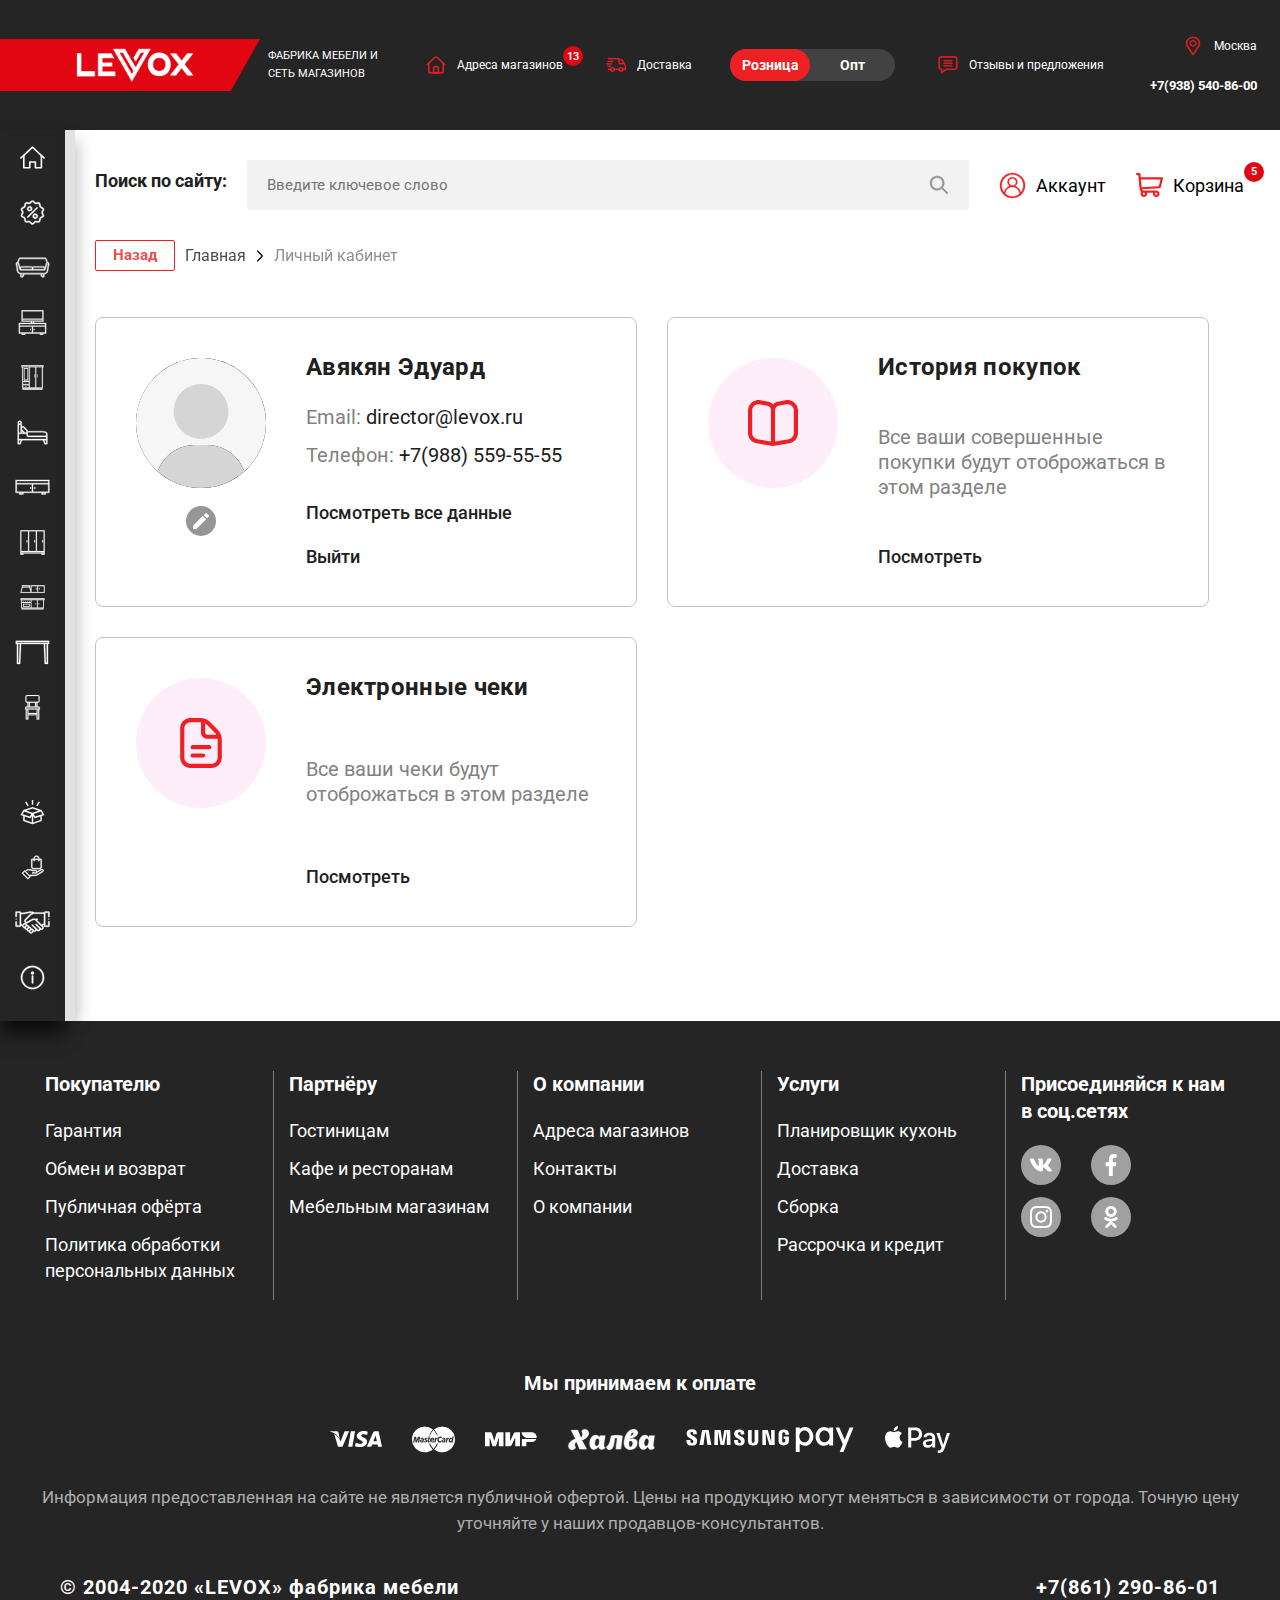
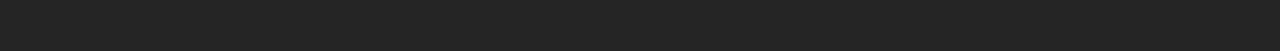
<file: account.html>
<!DOCTYPE html>
<html lang="en">
<head>
    <meta charset="UTF-8">
    <meta name='viewport' content='width=device-width, initial-scale=1.0, maximum-scale=1.0, user-scalable=0' />
    <meta name="format-detection" content="telephone=no">
    <title>Levox</title>
    <link rel="stylesheet" href="./css/main.css">
    <link rel="stylesheet" href="./css/index.css">
    <link rel="stylesheet" href="./css/breadcrumbs.css">
    <link rel="stylesheet" href="./css/responsive.css">
    <link rel="stylesheet" href="./css/account.css">
    <link rel="stylesheet" href="https://maxcdn.bootstrapcdn.com/bootstrap/4.0.0/css/bootstrap.min.css" integrity="sha384-Gn5384xqQ1aoWXA+058RXPxPg6fy4IWvTNh0E263XmFcJlSAwiGgFAW/dAiS6JXm" crossorigin="anonymous">

    <script src="./js/jquery.js"></script>
    <script src="https://maxcdn.bootstrapcdn.com/bootstrap/4.0.0/js/bootstrap.min.js" integrity="sha384-JZR6Spejh4U02d8jOt6vLEHfe/JQGiRRSQQxSfFWpi1MquVdAyjUar5+76PVCmYl" crossorigin="anonymous"></script>
    <script src="./js/index.js" async></script>
</head>
<body class="non-home-page">
<div class="page-wrapper">
    <div class="header" id="myHeader">
        <div class="header-container">
            <div class="logo d-flex align-items-center">
                <a href="index.html">
                    <img src="./assets/images/logo.png" alt="">
                </a>
            </div>
            <div class="header-links">
                <div class="nav-container">
                    <ul class="nav-bar">
                        <li class="nav-link link-factory">
                            <a href="#">
                                <span>Фабрика мебели и сеть магазинов</span>
                            </a>
                        </li>
                        <li class="nav-link link-address">
                            <a href="address.html">
                                <img src="./assets/icons/home.svg" alt="">
                                <span class="nav-address-title">Адреса магазинов
                                    <span class="count">13</span>
                                </span>
                            </a>
                        </li>
                        <li class="nav-link link-delivery">
                            <a href="">
                                <img src="./assets/icons/truck.svg" alt="">
                                <span>Доставка</span>
                            </a>
                        </li>
                        <li class="nav-link switch-checkbox">
                            <label class="switch">
                                <input type="checkbox" id="switch-id">
                                <span for="switch-id" class="slider round"></span>
                            </label>
                        </li>
                        <li class="nav-link link-review">
                            <a data-toggle="modal" data-target="#reviewModal" href="#">
                                <img src="./assets/icons/comment.svg" alt="">
                                <span>Отзывы и предложения</span>
                            </a>
                        </li>
                        <li class="nav-link link-info">
                            <div class="header-contact">
                                <div class="location">
                                    <a data-toggle="modal" data-target="#headerAddressModal" href="#" class="location btn-address d-flex align-items-center justify-content-center">
                                        <img src="./assets/icons/location.svg" alt="">
                                        <span>Москва</span>
                                    </a>
                                </div>
                                <div class="phone-number"><a href="tel:+79385408600">+7(938) 540-86-00</a></div>
                            </div>
                        </li>
                    </ul>
                </div>
            </div>
        </div>
    </div>
    <div class="page-content d-flex">
        <div class="header-mobile justify-content-between">
            <div class="logo d-flex align-items-center">
                <img src="./assets/images/logo.png" alt="">
            </div>
            <div class="header-links-menu d-flex justify-content-between">
                <div class="nav-container-mobile d-flex align-items-center">
                    <ul class="nav-bar d-flex align-items-center justify-content-center">
                        <li class="small-nav-link-icon">
                            <a data-toggle="modal" data-target="#headerAddressModal" href="#" class="location btn-address d-flex align-items-center justify-content-center">
                                <img src="./assets/icons/location-white.svg" alt="">
                            </a>
                        </li>
                        <li class="small-nav-link-icon">
                            <a href="#">
                                <img src="./assets/icons/phone.svg" alt="">
                            </a>
                        </li>
                        <li class="small-nav-link-icon">
                            <a href="#">
                                <img src="./assets/icons/basket-white.svg" alt="">
                                <span class="count d-flex align-items-center justify-content-center">5</span>
                            </a>
                        </li>
                    </ul>
                </div>
                <div class="menu d-flex align-items-center" id="menu-button-open" onclick="openCloseSideMenu()">
                    <img id="menu-open-close-icon" src="./assets/icons/menu.svg" alt="">
                </div>
            </div>

        </div>
        <div class="side-menu" id="side-menu">
            <div id="side-menu-container" class="side-menu-container">
                <div class="mobile-account-container">
                    <div class="menu-account-container">
                        <a href="#" class="side-menu-account">
                            <span class="profileimage">
                                <img src="assets/images/profileimage.jpeg" />
                            </span>
                            <span class="user-name">Анна Васильченко</span>
                        </a>
                    </div>

                    <div class="nav-link switch-checkbox justify-content-center">
                        <label class="switch">
                            <input type="checkbox" id="switch-id-mobile">
                            <span for="switch-id-mobile" class="slider round"></span>
                        </label>
                    </div>
                </div>
                <ul class="side-menu-top">
                    <li class="home-page">
                        <a href="index.html">
                            <div class="side-menu-img"><img class="side-menu-icon" src="./assets/icons/side-menu/home.svg" alt=""></div>
                            <span class="side-menu-title justify-content-between d-flex align-items-center">Главная</span>
                        </a>
                    </li>
                    <li>

                        <a href="#">
                            <div class="side-menu-img"><img class="side-menu-icon" src="./assets/icons/side-menu/sale.svg" alt=""></div>
                            <span class="side-menu-title justify-content-between d-flex align-items-center" menu-sub="menu-sub-1"><span>Акции</span>
                                <img class="arrow" src="./assets/icons/side-menu/right-arrow.svg" alt="">
                            </span>
                        </a>
                    </li>
                    <li>

                        <a href="#">
                            <div class="side-menu-img"><img class="side-menu-icon" src="./assets/icons/side-menu/sofa.svg" alt=""></div>
                            <span class="side-menu-title justify-content-between d-flex align-items-center" menu-sub="menu-sub-2"><span>Мягкая мебель</span>
                                <img class="arrow" src="./assets/icons/side-menu/right-arrow.svg" alt="">
                            </span>
                        </a>
                    </li>
                    <li>
                        <a href="#">
                            <div class="side-menu-img"><img class="side-menu-icon" src="./assets/icons/side-menu/living-room.svg" alt=""></div>
                            <span class="side-menu-title justify-content-between d-flex align-items-center" menu-sub="menu-sub-3"><span>Гостиная</span>
                                <img class="arrow" src="./assets/icons/side-menu/right-arrow.svg" alt="">
                            </span>
                        </a>
                    </li>
                    <li>
                        <a href="#">
                            <div class="side-menu-img"><img class="side-menu-icon" src="./assets/icons/side-menu/entrance-hall.svg" alt=""></div>
                            <span class="side-menu-title justify-content-between d-flex align-items-center" menu-sub="menu-sub-4"><span>Прихожая</span>
                                <img class="arrow" src="./assets/icons/side-menu/right-arrow.svg" alt="">
                            </span>
                        </a>
                    </li>
                    <li>
                        <a href="#">
                            <div class="side-menu-img"><img class="side-menu-icon" src="./assets/icons/side-menu/bedroom.svg" alt=""></div>
                            <span class="side-menu-title justify-content-between d-flex align-items-center" menu-sub="menu-sub-5"><span>Спальня</span>
                                <img class="arrow" src="./assets/icons/side-menu/right-arrow.svg" alt="">
                            </span>
                        </a>
                    </li>
                    <li>
                        <a href="#">
                            <div class="side-menu-img"><img class="side-menu-icon" src="./assets/icons/side-menu/boards-and-beds.svg" alt=""></div>
                            <span class="side-menu-title justify-content-between d-flex align-items-center" menu-sub="menu-sub-6"><span>Тумбы и комоды</span>
                                <img class="arrow" src="./assets/icons/side-menu/right-arrow.svg" alt="">
                            </span>
                        </a>
                    </li>
                    <li>
                        <a href="#">
                            <div class="side-menu-img"><img class="side-menu-icon" src="./assets/icons/side-menu/cabinets-and-racks.svg" alt=""></div>
                            <span class="side-menu-title justify-content-between d-flex align-items-center" menu-sub="menu-sub-7"><span>Шкафы и стеллажи</span>
                                <img class="arrow" src="./assets/icons/side-menu/right-arrow.svg" alt="">
                            </span>
                        </a>
                    </li>
                    <li>
                        <a href="#">
                            <div class="side-menu-img"><img class="side-menu-icon" src="./assets/icons/side-menu/kitchen.svg" alt=""></div>
                            <span class="side-menu-title justify-content-between d-flex align-items-center" menu-sub="menu-sub-8"><span>Кухня</span>
                                <img class="arrow" src="./assets/icons/side-menu/right-arrow.svg" alt="">
                            </span>
                        </a>
                    </li>
                    <li>
                        <a href="#">
                            <div class="side-menu-img"><img class="side-menu-icon" src="./assets/icons/side-menu/tables.svg" alt=""></div>
                            <span class="side-menu-title justify-content-between d-flex align-items-center" menu-sub="menu-sub-9"><span>Столы</span>
                                <img class="arrow" src="./assets/icons/side-menu/right-arrow.svg" alt="">
                            </span>
                        </a>
                    </li>
                    <li>
                        <a href="#">
                            <div class="side-menu-img"><img class="side-menu-icon" src="./assets/icons/side-menu/chairs.svg" alt=""></div>
                            <span class="side-menu-title justify-content-between d-flex align-items-center" menu-sub="menu-sub-10"><span>Стулья и табуреты</span>
                                <img class="arrow" src="./assets/icons/side-menu/right-arrow.svg" alt="">
                            </span>
                        </a>
                    </li>
                </ul>
                <ul class="side-menu-bottom">
                    <li>
                        <a href="#">
                            <div class="side-menu-img"><img class="side-menu-icon" src="./assets/icons/side-menu/star.svg" alt=""></div>
                            <span class="side-menu-title justify-content-between d-flex align-items-center" menu-sub="menu-sub-services"><span>Услуги</span>
                                <img class="arrow" src="./assets/icons/side-menu/right-arrow.svg" alt="">
                            </span>
                        </a>
                    </li>
                    <li>
                        <a href="#">
                            <div class="side-menu-img"><img class="side-menu-icon" src="./assets/icons/side-menu/sales.svg" alt=""></div>
                            <span class="side-menu-title justify-content-between d-flex align-items-center" menu-sub="menu-sub-buyers"><span>Покупателю</span>
                                <img class="arrow" src="./assets/icons/side-menu/right-arrow.svg" alt="">
                            </span>
                        </a>
                    </li>
                    <li>
                        <a href="#">
                            <div class="side-menu-img"><img class="side-menu-icon" src="./assets/icons/side-menu/partner.svg" alt=""></div>
                            <span class="side-menu-title justify-content-between d-flex align-items-center" menu-sub="menu-sub-partners"><span>Партнёру</span>
                                <img class="arrow" src="./assets/icons/side-menu/right-arrow.svg" alt="">
                            </span>
                        </a>
                    </li>
                    <li>
                        <a href="#">
                            <div class="side-menu-img"><img class="side-menu-icon" src="./assets/icons/side-menu/about.svg" alt=""></div>
                            <span class="side-menu-title justify-content-between d-flex align-items-center" menu-sub="menu-sub-about"><span>О компании</span>
                                <img class="arrow" src="./assets/icons/side-menu/right-arrow.svg" alt="">
                            </span>
                        </a>
                    </li>
                </ul>
            </div>
            <div id="menu-sub-1" class="menu-sub">
                <div class="menu-sub-close"><span class="close-sub"></span><span class="back-sub"><span><img src="assets/icons/red-prev.svg"></span>Назад</span></div>
                <div class="menu-sub-title"><a href="" target="_blanck"><span>Акции</span></a></div>
                <div class="menu-sub-content">
                    <ul>
                        <li>
                            <a href="#">
                                <span><img src="assets/icons/sub-menu/sub-icon-1.svg"></span>
                                <span>Диваны модульные</span>
                            </a>
                        </li>
                        <li>
                            <a href="#">
                                <span><img src="assets/icons/sub-menu/sub-icon-2.svg"></span>
                                <span>Диваны детские</span>
                            </a>
                        </li>
                        <li>
                            <a href="#">
                                <span><img src="assets/icons/sub-menu/sub-icon-3.svg"></span>
                                <span>Диваны HoReCa</span>
                            </a>
                        </li>
                        <li>
                            <a href="#">
                                <span><img src="assets/icons/sub-menu/sub-icon-4.svg"></span>
                                <span>Угловые диваны</span>
                            </a>
                        </li>
                        <li>
                            <a href="#">
                                <span><img src="assets/icons/sub-menu/sub-icon-5.svg"></span>
                                <span>Прямые диваны</span>
                            </a>
                        </li>
                        <li>
                            <a href="#">
                                <span><img src="assets/icons/sub-menu/sub-icon-6.svg"></span>
                                <span>Кресла</span>
                            </a>
                        </li>
                        <li>
                            <a href="#">
                                <span><img src="assets/icons/sub-menu/sub-icon-7.svg"></span>
                                <span>Диваны наборы</span>
                            </a>
                        </li>
                    </ul>
                </div>
            </div>
            <div id="menu-sub-2" class="menu-sub">
                <div class="menu-sub-close"><span class="close-sub"></span><span class="back-sub"><span><img src="assets/icons/red-prev.svg"></span>Назад</span></div>
                <div class="menu-sub-title"><a href="./soft-furniture.html"><span>Мягкая мебель</span></a></div>
                <div class="menu-sub-content">
                    <ul>
                        <li>
                            <a href="#">
                                <span><img src="assets/icons/sub-menu/sub-icon-1.svg"></span>
                                <span>Диваны модульные</span>
                            </a>
                        </li>
                        <li>
                            <a href="#">
                                <span><img src="assets/icons/sub-menu/sub-icon-2.svg"></span>
                                <span>Диваны детские</span>
                            </a>
                        </li>
                        <li>
                            <a href="#">
                                <span><img src="assets/icons/sub-menu/sub-icon-3.svg"></span>
                                <span>Диваны HoReCa</span>
                            </a>
                        </li>
                        <li>
                            <a href="#">
                                <span><img src="assets/icons/sub-menu/sub-icon-4.svg"></span>
                                <span>Угловые диваны</span>
                            </a>
                        </li>
                        <li>
                            <a href="#">
                                <span><img src="assets/icons/sub-menu/sub-icon-5.svg"></span>
                                <span>Прямые диваны</span>
                            </a>
                        </li>
                        <li>
                            <a href="#">
                                <span><img src="assets/icons/sub-menu/sub-icon-6.svg"></span>
                                <span>Кресла</span>
                            </a>
                        </li>
                        <li>
                            <a href="#">
                                <span><img src="assets/icons/sub-menu/sub-icon-7.svg"></span>
                                <span>Диваны наборы</span>
                            </a>
                        </li>
                    </ul>
                </div>
            </div>
            <div id="menu-sub-3" class="menu-sub">
                <div class="menu-sub-close"><span class="close-sub"></span><span class="back-sub"><span><img src="assets/icons/red-prev.svg"></span>Назад</span></div>
                <div class="menu-sub-title"><a href="#"><span>Гостиная</span></a></div>
                <div class="menu-sub-content">
                    <ul>
                        <li>
                            <a href="#">
                                <span><img src="assets/icons/sub-menu/sub-icon-1.svg"></span>
                                <span>Диваны модульные</span>
                            </a>
                        </li>
                        <li>
                            <a href="#">
                                <span><img src="assets/icons/sub-menu/sub-icon-2.svg"></span>
                                <span>Диваны детские</span>
                            </a>
                        </li>
                        <li>
                            <a href="#">
                                <span><img src="assets/icons/sub-menu/sub-icon-3.svg"></span>
                                <span>Диваны HoReCa</span>
                            </a>
                        </li>
                        <li>
                            <a href="#">
                                <span><img src="assets/icons/sub-menu/sub-icon-4.svg"></span>
                                <span>Угловые диваны</span>
                            </a>
                        </li>
                        <li>
                            <a href="#">
                                <span><img src="assets/icons/sub-menu/sub-icon-5.svg"></span>
                                <span>Прямые диваны</span>
                            </a>
                        </li>
                        <li>
                            <a href="#">
                                <span><img src="assets/icons/sub-menu/sub-icon-6.svg"></span>
                                <span>Кресла</span>
                            </a>
                        </li>
                        <li>
                            <a href="#">
                                <span><img src="assets/icons/sub-menu/sub-icon-7.svg"></span>
                                <span>Диваны наборы</span>
                            </a>
                        </li>
                    </ul>
                </div>
            </div>
            <div id="menu-sub-4" class="menu-sub">
                <div class="menu-sub-close"><span class="close-sub"></span><span class="back-sub"><span><img src="assets/icons/red-prev.svg"></span>Назад</span></div>
                <div class="menu-sub-title"><a href="#"><span>Прихожая</span></a></div>
                <div class="menu-sub-content">
                    <ul>
                        <li>
                            <a href="#">
                                <span><img src="assets/icons/sub-menu/sub-icon-1.svg"></span>
                                <span>Диваны модульные</span>
                            </a>
                        </li>
                        <li>
                            <a href="#">
                                <span><img src="assets/icons/sub-menu/sub-icon-2.svg"></span>
                                <span>Диваны детские</span>
                            </a>
                        </li>
                        <li>
                            <a href="#">
                                <span><img src="assets/icons/sub-menu/sub-icon-3.svg"></span>
                                <span>Диваны HoReCa</span>
                            </a>
                        </li>
                        <li>
                            <a href="#">
                                <span><img src="assets/icons/sub-menu/sub-icon-4.svg"></span>
                                <span>Угловые диваны</span>
                            </a>
                        </li>
                        <li>
                            <a href="#">
                                <span><img src="assets/icons/sub-menu/sub-icon-5.svg"></span>
                                <span>Прямые диваны</span>
                            </a>
                        </li>
                        <li>
                            <a href="#">
                                <span><img src="assets/icons/sub-menu/sub-icon-6.svg"></span>
                                <span>Кресла</span>
                            </a>
                        </li>
                        <li>
                            <a href="#">
                                <span><img src="assets/icons/sub-menu/sub-icon-7.svg"></span>
                                <span>Диваны наборы</span>
                            </a>
                        </li>
                    </ul>
                </div>
            </div>
            <div id="menu-sub-5" class="menu-sub">
                <div class="menu-sub-close"><span class="close-sub"></span><span class="back-sub"><span><img src="assets/icons/red-prev.svg"></span>Назад</span></div>
                <div class="menu-sub-title"><a href="#"><span>Спальня</span></a></div>
                <div class="menu-sub-content">
                    <ul>
                        <li>
                            <a href="#">
                                <span><img src="assets/icons/sub-menu/sub-icon-1.svg"></span>
                                <span>Диваны модульные</span>
                            </a>
                        </li>
                        <li>
                            <a href="#">
                                <span><img src="assets/icons/sub-menu/sub-icon-2.svg"></span>
                                <span>Диваны детские</span>
                            </a>
                        </li>
                        <li>
                            <a href="#">
                                <span><img src="assets/icons/sub-menu/sub-icon-3.svg"></span>
                                <span>Диваны HoReCa</span>
                            </a>
                        </li>
                        <li>
                            <a href="#">
                                <span><img src="assets/icons/sub-menu/sub-icon-4.svg"></span>
                                <span>Угловые диваны</span>
                            </a>
                        </li>
                        <li>
                            <a href="#">
                                <span><img src="assets/icons/sub-menu/sub-icon-5.svg"></span>
                                <span>Прямые диваны</span>
                            </a>
                        </li>
                        <li>
                            <a href="#">
                                <span><img src="assets/icons/sub-menu/sub-icon-6.svg"></span>
                                <span>Кресла</span>
                            </a>
                        </li>
                        <li>
                            <a href="#">
                                <span><img src="assets/icons/sub-menu/sub-icon-7.svg"></span>
                                <span>Диваны наборы</span>
                            </a>
                        </li>
                    </ul>
                </div>
            </div>
            <div id="menu-sub-6" class="menu-sub">
                <div class="menu-sub-close"><span class="close-sub"></span><span class="back-sub"><span><img src="assets/icons/red-prev.svg"></span>Назад</span></div>
                <div class="menu-sub-title"><a href="#"><span>Тумбы и комоды</span></a></div>
                <div class="menu-sub-content">
                    <ul>
                        <li>
                            <a href="#">
                                <span><img src="assets/icons/sub-menu/sub-icon-1.svg"></span>
                                <span>Диваны модульные</span>
                            </a>
                        </li>
                        <li>
                            <a href="#">
                                <span><img src="assets/icons/sub-menu/sub-icon-2.svg"></span>
                                <span>Диваны детские</span>
                            </a>
                        </li>
                        <li>
                            <a href="#">
                                <span><img src="assets/icons/sub-menu/sub-icon-3.svg"></span>
                                <span>Диваны HoReCa</span>
                            </a>
                        </li>
                        <li>
                            <a href="#">
                                <span><img src="assets/icons/sub-menu/sub-icon-4.svg"></span>
                                <span>Угловые диваны</span>
                            </a>
                        </li>
                        <li>
                            <a href="#">
                                <span><img src="assets/icons/sub-menu/sub-icon-5.svg"></span>
                                <span>Прямые диваны</span>
                            </a>
                        </li>
                        <li>
                            <a href="#">
                                <span><img src="assets/icons/sub-menu/sub-icon-6.svg"></span>
                                <span>Кресла</span>
                            </a>
                        </li>
                        <li>
                            <a href="#">
                                <span><img src="assets/icons/sub-menu/sub-icon-7.svg"></span>
                                <span>Диваны наборы</span>
                            </a>
                        </li>
                    </ul>
                </div>
            </div>
            <div id="menu-sub-7" class="menu-sub">
                <div class="menu-sub-close"><span class="close-sub"></span><span class="back-sub"><span><img src="assets/icons/red-prev.svg"></span>Назад</span></div>
                <div class="menu-sub-title"><a href="#"><span>Шкафы и стеллажи</span></a></div>
                <div class="menu-sub-content">
                    <ul>
                        <li>
                            <a href="#">
                                <span><img src="assets/icons/sub-menu/sub-icon-1.svg"></span>
                                <span>Диваны модульные</span>
                            </a>
                        </li>
                        <li>
                            <a href="#">
                                <span><img src="assets/icons/sub-menu/sub-icon-2.svg"></span>
                                <span>Диваны детские</span>
                            </a>
                        </li>
                        <li>
                            <a href="#">
                                <span><img src="assets/icons/sub-menu/sub-icon-3.svg"></span>
                                <span>Диваны HoReCa</span>
                            </a>
                        </li>
                        <li>
                            <a href="#">
                                <span><img src="assets/icons/sub-menu/sub-icon-4.svg"></span>
                                <span>Угловые диваны</span>
                            </a>
                        </li>
                        <li>
                            <a href="#">
                                <span><img src="assets/icons/sub-menu/sub-icon-5.svg"></span>
                                <span>Прямые диваны</span>
                            </a>
                        </li>
                        <li>
                            <a href="#">
                                <span><img src="assets/icons/sub-menu/sub-icon-6.svg"></span>
                                <span>Кресла</span>
                            </a>
                        </li>
                        <li>
                            <a href="#">
                                <span><img src="assets/icons/sub-menu/sub-icon-7.svg"></span>
                                <span>Диваны наборы</span>
                            </a>
                        </li>
                    </ul>
                </div>
            </div>
            <div id="menu-sub-8" class="menu-sub">
                <div class="menu-sub-close"><span class="close-sub"></span><span class="back-sub"><span><img src="assets/icons/red-prev.svg"></span>Назад</span></div>
                <div class="menu-sub-title"><a href="#"><span>Кухня</span></a></div>
                <div class="menu-sub-content">
                    <ul>
                        <li>
                            <a href="#">
                                <span><img src="assets/icons/sub-menu/sub-icon-1.svg"></span>
                                <span>Диваны модульные</span>
                            </a>
                        </li>
                        <li>
                            <a href="#">
                                <span><img src="assets/icons/sub-menu/sub-icon-2.svg"></span>
                                <span>Диваны детские</span>
                            </a>
                        </li>
                        <li>
                            <a href="#">
                                <span><img src="assets/icons/sub-menu/sub-icon-3.svg"></span>
                                <span>Диваны HoReCa</span>
                            </a>
                        </li>
                        <li>
                            <a href="#">
                                <span><img src="assets/icons/sub-menu/sub-icon-4.svg"></span>
                                <span>Угловые диваны</span>
                            </a>
                        </li>
                        <li>
                            <a href="#">
                                <span><img src="assets/icons/sub-menu/sub-icon-5.svg"></span>
                                <span>Прямые диваны</span>
                            </a>
                        </li>
                        <li>
                            <a href="#">
                                <span><img src="assets/icons/sub-menu/sub-icon-6.svg"></span>
                                <span>Кресла</span>
                            </a>
                        </li>
                        <li>
                            <a href="#">
                                <span><img src="assets/icons/sub-menu/sub-icon-7.svg"></span>
                                <span>Диваны наборы</span>
                            </a>
                        </li>
                    </ul>
                </div>
            </div>
            <div id="menu-sub-9" class="menu-sub">
                <div class="menu-sub-close"><span class="close-sub"></span><span class="back-sub"><span><img src="assets/icons/red-prev.svg"></span>Назад</span></div>
                <div class="menu-sub-title"><a href="#"><span>Столы</span></a></div>
                <div class="menu-sub-content">
                    <ul>
                        <li>
                            <a href="#">
                                <span><img src="assets/icons/sub-menu/sub-icon-1.svg"></span>
                                <span>Диваны модульные</span>
                            </a>
                        </li>
                        <li>
                            <a href="#">
                                <span><img src="assets/icons/sub-menu/sub-icon-2.svg"></span>
                                <span>Диваны детские</span>
                            </a>
                        </li>
                        <li>
                            <a href="#">
                                <span><img src="assets/icons/sub-menu/sub-icon-3.svg"></span>
                                <span>Диваны HoReCa</span>
                            </a>
                        </li>
                        <li>
                            <a href="#">
                                <span><img src="assets/icons/sub-menu/sub-icon-4.svg"></span>
                                <span>Угловые диваны</span>
                            </a>
                        </li>
                        <li>
                            <a href="#">
                                <span><img src="assets/icons/sub-menu/sub-icon-5.svg"></span>
                                <span>Прямые диваны</span>
                            </a>
                        </li>
                        <li>
                            <a href="#">
                                <span><img src="assets/icons/sub-menu/sub-icon-6.svg"></span>
                                <span>Кресла</span>
                            </a>
                        </li>
                        <li>
                            <a href="#">
                                <span><img src="assets/icons/sub-menu/sub-icon-7.svg"></span>
                                <span>Диваны наборы</span>
                            </a>
                        </li>
                    </ul>
                </div>
            </div>
            <div id="menu-sub-10" class="menu-sub">
                <div class="menu-sub-close"><span class="close-sub"></span><span class="back-sub"><span><img src="assets/icons/red-prev.svg"></span>Назад</span></div>
                <div class="menu-sub-title"><a href="#"><span>Стулья и табуреты</span></a></div>
                <div class="menu-sub-content">
                    <ul>
                        <li>
                            <a href="#">
                                <span><img src="assets/icons/sub-menu/sub-icon-1.svg"></span>
                                <span>Диваны модульные</span>
                            </a>
                        </li>
                        <li>
                            <a href="#">
                                <span><img src="assets/icons/sub-menu/sub-icon-2.svg"></span>
                                <span>Диваны детские</span>
                            </a>
                        </li>
                        <li>
                            <a href="#">
                                <span><img src="assets/icons/sub-menu/sub-icon-3.svg"></span>
                                <span>Диваны HoReCa</span>
                            </a>
                        </li>
                        <li>
                            <a href="#">
                                <span><img src="assets/icons/sub-menu/sub-icon-4.svg"></span>
                                <span>Угловые диваны</span>
                            </a>
                        </li>
                        <li>
                            <a href="#">
                                <span><img src="assets/icons/sub-menu/sub-icon-5.svg"></span>
                                <span>Прямые диваны</span>
                            </a>
                        </li>
                        <li>
                            <a href="#">
                                <span><img src="assets/icons/sub-menu/sub-icon-6.svg"></span>
                                <span>Кресла</span>
                            </a>
                        </li>
                        <li>
                            <a href="#">
                                <span><img src="assets/icons/sub-menu/sub-icon-7.svg"></span>
                                <span>Диваны наборы</span>
                            </a>
                        </li>
                    </ul>
                </div>
            </div>

            <div id="menu-sub-services" class="menu-sub menu-sub-bottom">
                <div class="menu-sub-close"><span class="close-sub"></span><span class="back-sub"><span><img src="assets/icons/red-prev.svg"></span>Назад</span></div>
                <div class="menu-sub-title"><a href="#"><span>Услуги</span></a></div>
                <div class="menu-sub-content">
                    <ul>
                        <li>
                            <a href="#">
                                <span>Доставка</span>
                            </a>
                        </li>
                        <li>
                            <a href="#">
                                <span>Сборка</span>
                            </a>
                        </li>
                        <li>
                            <a href="#">
                                <span>Рассрочка и кредит</span>
                            </a>
                        </li>
                    </ul>
                </div>
            </div>
            <div id="menu-sub-buyers" class="menu-sub menu-sub-bottom">
                <div class="menu-sub-close"><span class="close-sub"></span><span class="back-sub"><span><img src="assets/icons/red-prev.svg"></span>Назад</span></div>
                <div class="menu-sub-title"><a href="#"><span>Покупателю</span></a></div>
                <div class="menu-sub-content">
                    <ul>
                        <li>
                            <a href="#">
                                <span>Гарантия</span>
                            </a>
                        </li>
                        <li>
                            <a href="#">
                                <span>Обмен и возврат</span>
                            </a>
                        </li>
                        <li>
                            <a href="#">
                                <span>Публичная офёрта</span>
                            </a>
                        </li>
                        <li>
                            <a href="#">
                                <span>Политика обработки персональных данных</span>
                            </a>
                        </li>
                        <li>
                            <a href="#">
                                <span>Согласие на обработку персональных данных</span>
                            </a>
                        </li>
                    </ul>
                </div>
            </div>
            <div id="menu-sub-partners" class="menu-sub menu-sub-bottom">
                <div class="menu-sub-close"><span class="close-sub"></span><span class="back-sub"><span><img src="assets/icons/red-prev.svg"></span>Назад</span></div>
                <div class="menu-sub-title"><a href="#"><span>Партнёру</span></a></div>
                <div class="menu-sub-content">
                    <ul>
                        <li>
                            <a href="#">
                                <span>Гостиницам</span>
                            </a>
                        </li>
                        <li>
                            <a href="#">
                                <span>Кафе и ресторанам</span>
                            </a>
                        </li>
                        <li>
                            <a href="#">
                                <span>Мебельным магазинам</span>
                            </a>
                        </li>
                    </ul>
                </div>
            </div>
            <div id="menu-sub-about" class="menu-sub menu-sub-bottom">
                <div class="menu-sub-close"><span class="close-sub"></span><span class="back-sub"><span><img src="assets/icons/red-prev.svg"></span>Назад</span></div>
                <div class="menu-sub-title"><a href="#"><span>О компании</span></a></div>
                <div class="menu-sub-content">
                    <ul>
                        <li>
                            <a href="address.html">
                                <span>Адреса магазинов</span>
                            </a>
                        </li>
                        <li>
                            <a href="#">
                                <span>Контакты</span>
                            </a>
                        </li>
                        <li>
                            <a href="#">
                                <span>О компании</span>
                            </a>
                        </li>
                    </ul>
                </div>
            </div>
        </div>
        <div class="main">
            <div id="account" class="page account">
                <div class="search-block">
                    <div class="form-group">
                        <label for="search">Поиск по сайту:</label>
                        <input type="text" id="search" name="search" placeholder="Введите ключевое слово">
                        <img src="./assets/icons/search.svg" alt="" class="search-icon">
                    </div>
                    <div class="search-block-link">
                        <a href="account.html">
                            <img src="./assets/icons/account.svg" alt="">
                            <span>Аккаунт</span>
                        </a>
                        <a href="cart.html">
                            <img src="./assets/icons/basket.svg" alt="">
                            <span class="cart-count-container">Корзина<span class="count">5</span></span>
                        </a>
                    </div>
                </div>
                <div class="breadcrumbs-block">
                    <nav class="breadcrumbs-nav">
                        <ul class="d-flex align-items-center">
                            <li class="back"><a href="#"><span>Назад</span></a></li>
                            <li class=""><a href="#"><span>Главная</span></a><span class="right-arrow"><img src="./assets/icons/side-menu/black-right-arrow.svg" alt=""></span></li>
                            <li class="active"><a href="#"><span>Личный кабинет</span></a><span class="right-arrow"><img src="./assets/icons/side-menu/black-right-arrow.svg" alt=""></span></li>
                        </ul>
                    </nav>
                </div>
                <div class="account-container d-flex flex-wrap">
                        <div class="account-info account-block">
                            <div class="account-img d-flex flex-column align-items-center">
                                <span class="account-person-img"><img src="assets/icons/person.svg"></span>
                                <a href="#"><span class="account-edit-img"><img src="assets/icons/edit.svg"></span></a>
                            </div>
                            <div class="account-person d-flex flex-column justify-content-between">
                                <span class="account-title">Авякян Эдуард</span>
                                <div class="account-person-info d-flex flex-column">
                                    <span class="account-email"><label>Email:</label> director@levox.ru</span>
                                    <span class="account-phone"><label>Телефон:</label> +7(988) 559-55-55</span>
                                </div>
                                <a href="personal-information.html" class="account-read"><span>Посмотреть все данные</span></a>
                                <a href="" class="account-logout"><span>Выйти</span></a>
                            </div>
                        </div>
                        <div class="account-history account-block">
                            <div class="account-img">
                                <span class="account-history-bayer"><img src="assets/icons/history-bayer.svg"></span>
                            </div>
                            <div class="account-history-info d-flex flex-column justify-content-between">
                                <span class="account-title">История покупок</span>
                                <div class="account-description">
                                    <span>Все ваши совершенные покупки будут отоброжаться в этом разделе</span>
                                </div>
                                <a href="order-history.html" class="account-read"><span>Посмотреть</span></a>
                            </div>
                        </div>
                        <div class="account-electronic-checks account-block">
                            <div class="account-img">
                                <span><img src="assets/icons/electronic-checks.svg"></span>
                            </div>
                            <div class="account-electronic-checks-info d-flex flex-column justify-content-between">
                                <span class="account-title">Электронные чеки</span>
                                <div class="account-description">
                                    <span>Все ваши чеки  будут отоброжаться в этом разделе</span>
                                </div>
                                <a href="" class="account-read"><span>Посмотреть</span></a>
                            </div>
                        </div>
                    </div>
            </div>
            <!-- The Address Modal -->
            <div class="modal header-address-modal" id="headerAddressModal">
                <div class="modal-dialog">
                    <div class="modal-content">
                        <div class="modal-container">
                            <!-- Modal Header -->
                            <div class="modal-header">
                                <span class="modal-title">Укажите или выберете город</span>
                                <a type="button" class="close" data-dismiss="modal"><img src="assets/icons/close.svg"></a>
                            </div>
                            <!-- Modal body -->
                            <div class="modal-body">
                                <div class="modal-body-description">
                                    <span><span class="des-important">Важно!</span> От выбранного города зависят цены, наличие товара, способы доставки и сборки</span>
                                </div>

                                <div class="search-block">
                                    <div class="form-group">
                                        <input type="text" id="search-address" name="search" placeholder="Введите название города"> <img src="./assets/icons/search.svg" alt="" class="search-icon">
                                    </div>
                                </div>

                                <div class="all-addresses">
                                    <div class="fieldset d-flex flex-wrap w-100">
                                        <div class="field">
                                            <div class="radio">
                                                <input id="radio-1" type="radio" name="radio">
                                                <label for="radio-1" class="radio-label">Москва</label>
                                            </div>
                                        </div>
                                        <div class="field">
                                            <div class="radio">
                                                <input id="radio-2" type="radio" name="radio">
                                                <label for="radio-2" class="radio-label">Волгоград</label>
                                            </div>
                                        </div>
                                        <div class="field">
                                            <div class="radio">
                                                <input id="radio-3" type="radio" name="radio">
                                                <label for="radio-3" class="radio-label">Воронеж</label>
                                            </div>
                                        </div>
                                        <div class="field">
                                            <div class="radio">
                                                <input id="radio-4" type="radio" name="radio">
                                                <label for="radio-4" class="radio-label">Белгород</label>
                                            </div>
                                        </div>
                                        <div class="field">
                                            <div class="radio">
                                                <input id="radio-5" type="radio" name="radio">
                                                <label for="radio-5" class="radio-label">Сочи</label>
                                            </div>
                                        </div>
                                        <div class="field">
                                            <div class="radio">
                                                <input id="radio-6" type="radio" name="radio">
                                                <label for="radio-6" class="radio-label">Москва</label>
                                            </div>
                                        </div>
                                        <div class="field">
                                            <div class="radio">
                                                <input id="radio-7" type="radio" name="radio">
                                                <label for="radio-7" class="radio-label">Волгоград</label>
                                            </div>
                                        </div>
                                        <div class="field">
                                            <div class="radio">
                                                <input id="radio-8" type="radio" name="radio">
                                                <label for="radio-8" class="radio-label">Воронеж</label>
                                            </div>
                                        </div>
                                        <div class="field">
                                            <div class="radio">
                                                <input id="radio-9" type="radio" name="radio">
                                                <label for="radio-9" class="radio-label">Белгород</label>
                                            </div>
                                        </div>
                                        <div class="field">
                                            <div class="radio">
                                                <input id="radio-10" type="radio" name="radio">
                                                <label for="radio-10" class="radio-label">Сочи</label>
                                            </div>
                                        </div>
                                        <div class="field">
                                            <div class="radio">
                                                <input id="radio-11" type="radio" name="radio" checked="">
                                                <label for="radio-11" class="radio-label">Москва</label>
                                            </div>
                                        </div>
                                        <div class="field">
                                            <div class="radio">
                                                <input id="radio-12" type="radio" name="radio">
                                                <label for="radio-12" class="radio-label">Волгоград</label>
                                            </div>
                                        </div>
                                        <div class="field">
                                            <div class="radio">
                                                <input id="radio-13" type="radio" name="radio">
                                                <label for="radio-13" class="radio-label">Воронеж</label>
                                            </div>
                                        </div>
                                        <div class="field">
                                            <div class="radio">
                                                <input id="radio-14" type="radio" name="radio">
                                                <label for="radio-14" class="radio-label">Белгород</label>
                                            </div>
                                        </div>
                                        <div class="field">
                                            <div class="radio">
                                                <input id="radio-15" type="radio" name="radio">
                                                <label for="radio-15" class="radio-label">Сочи</label>
                                            </div>
                                        </div>
                                        <div class="field">
                                            <div class="radio">
                                                <input id="radio-16" type="radio" name="radio">
                                                <label for="radio-16" class="radio-label">Москва</label>
                                            </div>
                                        </div>
                                        <div class="field">
                                            <div class="radio">
                                                <input id="radio-17" type="radio" name="radio">
                                                <label for="radio-17" class="radio-label">Волгоград</label>
                                            </div>
                                        </div>
                                        <div class="field">
                                            <div class="radio">
                                                <input id="radio-18" type="radio" name="radio">
                                                <label for="radio-18" class="radio-label">Воронеж</label>
                                            </div>
                                        </div>
                                        <div class="field">
                                            <div class="radio">
                                                <input id="radio-19" type="radio" name="radio">
                                                <label for="radio-19" class="radio-label">Белгород</label>
                                            </div>
                                        </div>
                                        <div class="field">
                                            <div class="radio">
                                                <input id="radio-20" type="radio" name="radio">
                                                <label for="radio-20" class="radio-label">Сочи</label>
                                            </div>
                                        </div>
                                    </div>
                                </div>
                            </div>
                        </div>
                    </div>
                </div>
            </div>
        </div>
    </div>
    <div class="footer">
        <div class="footer-container">
            <div class="footer-info d-flex flex-wrap justify-content-between">
                <div class="item">
                    <span class="title">Покупателю</span>
                    <ul>
                        <li>
                            <a href="#"><span>Гарантия</span></a>
                        </li>
                        <li>
                            <a href="#"><span>Обмен и возврат</span></a>
                        </li>
                        <li>
                            <a href="#"><span>Публичная офёрта</span></a>
                        </li>
                        <li>
                            <a href="#"><span>Политика обработки персональных данных</span></a>
                        </li>
                    </ul>
                </div>
                <div class="item">
                    <span class="title">Партнёру</span>
                    <ul>
                        <li>
                            <a href="#"><span></span>Гостиницам</a>
                        </li>
                        <li>
                            <a href="#"><span></span>Кафе и ресторанам</a>
                        </li>
                        <li>
                            <a href="#"><span></span>Мебельным магазинам</a>
                        </li>
                    </ul>
                </div>
                <div class="item">
                    <pspan class="title">О компании</pspan>
                    <ul>
                        <li>
                            <a href="address.html"><span>Адреса магазинов</span></a>
                        </li>
                        <li>
                            <a href="#"><span>Контакты</span></a>
                        </li>
                        <li>
                            <a href="#"><span>О компании</span></a>
                        </li>
                    </ul>
                </div>
                <div class="item">
                    <span class="title">Услуги</span>
                    <ul>
                        <li>
                            <a href="#"><span>Планировщик кухонь</span></a>
                        </li>
                        <li>
                            <a href="#"><span>Доставка</span></a>
                        </li>
                        <li>
                            <a href="#"><span>Сборка</span></a>
                        </li>
                        <li>
                            <a href="#"><span>Рассрочка и кредит</span></a>
                        </li>
                    </ul>
                </div>
                <div class="item soc-media-block">
                    <span class="title">Присоединяйся к нам в соц.сетях</span>
                    <ul class="social-media-group">
                        <li>
                            <a class="social-media vk">
                                <img src="./assets/icons/social-media/vk.svg" alt="">
                            </a>
                        </li>
                        <li>
                            <a class="social-media facebook">
                                <img src="./assets/icons/social-media/facebook.svg" alt="">
                            </a>
                        </li>
                        <li>
                            <a class="social-media instagram">
                                <img src="./assets/icons/social-media/instagram.svg" alt="">
                            </a>
                        </li>
                        <li>
                            <a class="social-media odnoklassniki">
                                <img src="./assets/icons/social-media/odnoklassniki.svg" alt="">
                            </a>
                        </li>
                    </ul>
                </div>
            </div>
            <div class="footer-info-dropdown-list">
                <ul>
                    <li class="dropdown">
                        <span onclick="myFunction(1)" class="dropbtn" id="1">Покупателю</span>
                        <div id="my-dropdown-1" class="dropdown-content">
                            <a href="#"><span>Гарантия</span></a>
                            <a href="#"><span>Обмен и возврат</span></a>
                            <a href="#"><span>Публичная офёрта</span></a>
                            <a href="#"><span>Политика обработки персональных данных</span></a>
                        </div>
                    </li>
                    <li class="dropdown">
                        <span onclick="myFunction(2)" class="dropbtn" id="2">Партнёру</span>
                        <div id="my-dropdown-2" class="dropdown-content">
                            <a href="#"><span>Гостиницам</span></a>
                            <a href="#"><span>Кафе и ресторанам</span></a>
                            <a href="#"><span>Мебельным магазинам</span></a>
                        </div>
                    </li>
                    <li class="dropdown">
                        <span onclick="myFunction(3)" class="dropbtn" id="3">Услуги</span>
                        <div id="my-dropdown-3" class="dropdown-content">
                            <a href="#"><span>Планировщик кухонь</span></a>
                            <a href="#"><span>Доставка</span></a>
                            <a href="#"><span>Сборка</span></a>
                            <a href="#"><span>Рассрочка и кредит</span></a>
                        </div>
                    </li>
                    <li class="dropdown">
                        <span onclick="myFunction(4)" class="dropbtn" id="4">О компании</span>
                        <div id="my-dropdown-4" class="dropdown-content">
                            <a href="address.html"><span>Адреса магазинов</span></a>
                            <a href="#"><span>Контакты</span></a>
                            <a href="#"><span>О компании</span></a>
                        </div>
                    </li>
                </ul>
            </div>
            <div class="small-footer-social-media">
                <p class="title">Присоединяйся к нам в соц.сетях</p>
                <ul class="social-media-group">
                    <li>
                        <a class="social-media vk">
                            <img src="./assets/icons/social-media/vk.svg" alt="">
                        </a>
                    </li>
                    <li>
                        <a class="social-media facebook">
                            <img src="./assets/icons/social-media/facebook.svg" alt="">
                        </a>
                    </li>
                    <li>
                        <a class="social-media instagram">
                            <img src="./assets/icons/social-media/instagram.svg" alt="">
                        </a>
                    </li>
                    <li>
                        <a class="social-media odnoklassniki">
                            <img src="./assets/icons/social-media/odnoklassniki.svg" alt="">
                        </a>
                    </li>
                </ul>
            </div>
            <div class="footer-payments">
                <p class="title">Мы принимаем к оплате</p>
                <div class="payments-group">
                    <div class="payment visa-img">
                        <img src="./assets/icons/payments/visa.svg" alt="">
                    </div>
                    <div class="payment mastercard-img">
                        <img src="./assets/icons/payments/mastercard.svg" alt="">
                    </div>
                    <div class="payment mir-img">
                        <img src="./assets/icons/payments/mir.svg" alt="">
                    </div>
                    <div class="payment khalva-img">
                        <img src="./assets/icons/payments/khalva.svg" alt="">
                    </div>
                    <div class="payment samsung-pay-img">
                        <img src="./assets/icons/payments/samsung-pay.svg" alt="">
                    </div>
                    <div class="payment apple-pay-img">
                        <img src="./assets/icons/payments/apple-pay.svg" alt="">
                    </div>
                </div>
                <span class="payment-bottom-text">Информация предоставленная на сайте не является публичной офертой. Цены на продукцию могут меняться в зависимости от города. Точную цену уточняйте у наших продавцов-консультантов.</span>
            </div>
            <div class="footer-contact d-flex justify-content-between">
                <div class="footer-contact-left"><span>© 2004-2020  «LEVOX» фабрика мебели</span></div>
                <div class="footer-contact-right"><span>+7(861) 290-86-01</span></div>
            </div>
        </div>
    </div>
</div>
<!-- The Review Modal -->
<div class="modal review-modal" id="reviewModal">
    <div class="modal-dialog">
        <div class="modal-content">
            <!-- Modal Header -->
            <div class="modal-header">
                <span class="modal-title">Оставить отзыв</span>
                <a type="button" class="close" data-dismiss="modal"><img src="assets/icons/close.svg"></a>
            </div>
            <!-- Modal body -->
            <div class="modal-body">
                <div class="email-field d-flex flex-column">
                    <label>Email</label>
                    <div class="email-field-container w-100 d-flex justify-content-between">
                        <input type="email">
                        <div class="rating-stars-field d-flex">
                            <label>Оцените товар:</label>
                            <div class="rating-stars d-flex">
                                <img src="./assets/icons/star.svg" alt="">
                                <img src="./assets/icons/star.svg" alt="">
                                <img src="./assets/icons/star.svg" alt="">
                                <img src="./assets/icons/star.svg" alt="">
                                <img src="./assets/icons/star.svg" alt="">
                            </div>
                        </div>
                    </div>
                </div>
                <div class="review-field d-flex flex-column">
                    <label>Отзыв</label>
                    <textarea></textarea>
                </div>

                <div class="uploads-field">
                    <input type="file" name="images[]" id="drag-drop" multiple />
                    <div class="dropzone" id="dropzone">
                        <div class="user-img">
                            <img src="./assets/icons/review-user.svg">
                        </div>
                        <div class="drop-img-info d-flex flex-column">
                            <span class="drop-img-text">Перетащите сюда или загрузите файлы</span>
                            <span class="drop-img-size">.jpg, .jpeg, .png менее 8 MB</span>
                        </div>
                    </div>
                    <div id="uploads"></div>
                </div>

                <div class="info-field d-flex flex-column">
                    <span class="info-field-1">Для того,чтобы оставить отзыв войдите в аккаунт или зарегестрируйтесь</span>
                    <span class="info-field-2">Все отзывы публикуются модератором после проверки</span>
                </div>
            </div>
            <!-- Modal footer -->
            <div class="modal-footer d-flex flex-column">
                <button type="button" class="btn btn-select">Оставить отзыв</button>
            </div>
        </div>
    </div>
</div>
</body>
</html>
</file>
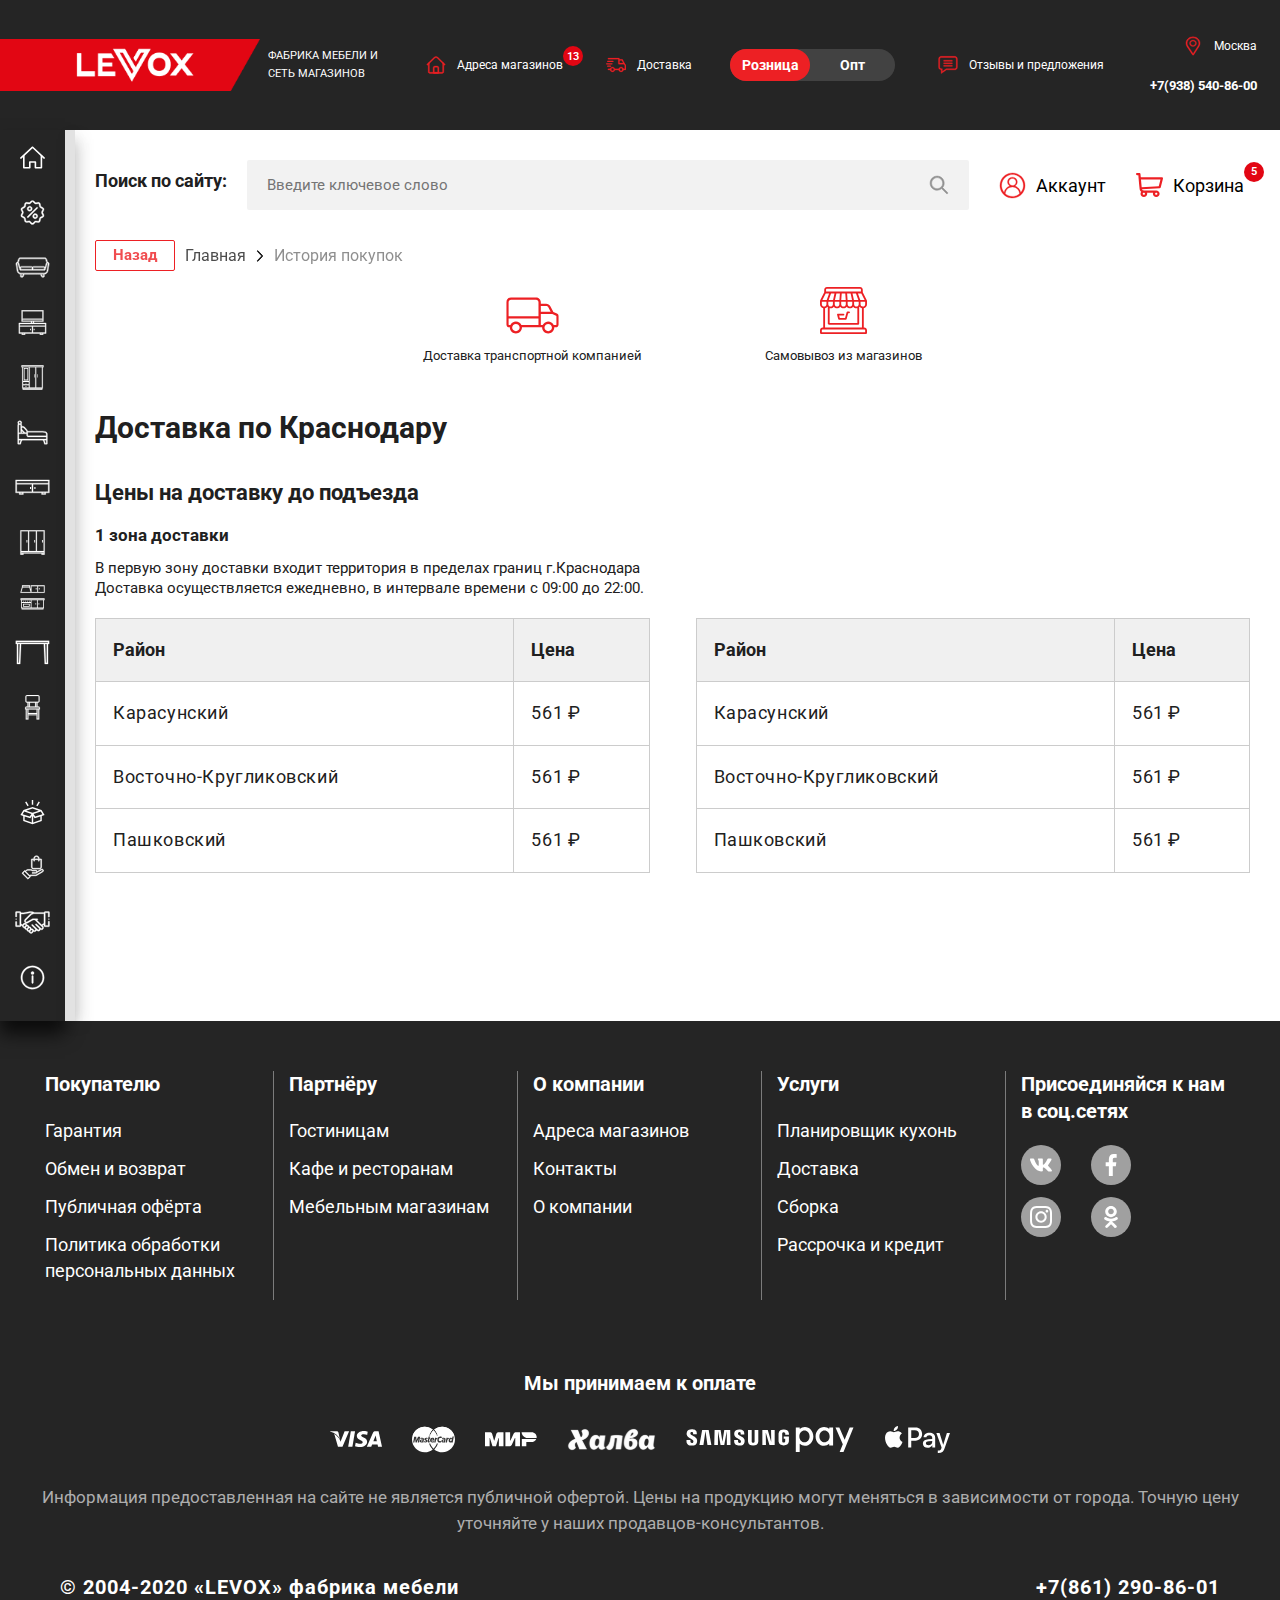
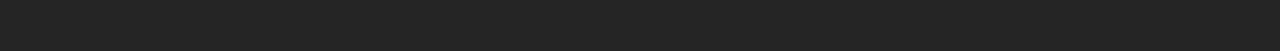
<file: delivery.html>
<!DOCTYPE html>
<html lang="en">
<head>
    <meta charset="UTF-8">
    <meta name='viewport' content='width=device-width, initial-scale=1.0, maximum-scale=1.0, user-scalable=0' />
    <meta name="format-detection" content="telephone=no">
    <title>Levox</title>
    <link rel="stylesheet" href="./css/main.css">
    <link rel="stylesheet" href="./css/index.css">
    <link rel="stylesheet" href="./css/breadcrumbs.css">
    <link rel="stylesheet" href="./css/responsive.css">
    <link rel="stylesheet" href="./css/delivery.css">
    <link rel="stylesheet" href="https://maxcdn.bootstrapcdn.com/bootstrap/4.0.0/css/bootstrap.min.css" integrity="sha384-Gn5384xqQ1aoWXA+058RXPxPg6fy4IWvTNh0E263XmFcJlSAwiGgFAW/dAiS6JXm" crossorigin="anonymous">

    <script src="./js/jquery.js"></script>
    <script src="https://maxcdn.bootstrapcdn.com/bootstrap/4.0.0/js/bootstrap.min.js" integrity="sha384-JZR6Spejh4U02d8jOt6vLEHfe/JQGiRRSQQxSfFWpi1MquVdAyjUar5+76PVCmYl" crossorigin="anonymous"></script>
    <script src="./js/index.js" async></script>
    <script src="./js/delivery.js" async></script>
</head>
<body class="non-home-page">
<div class="page-wrapper">
    <div class="header" id="myHeader">
        <div class="header-container">
            <div class="logo d-flex align-items-center">
                <a href="index.html">
                    <img src="./assets/images/logo.png" alt="">
                </a>
            </div>
            <div class="header-links">
                <div class="nav-container">
                    <ul class="nav-bar">
                        <li class="nav-link link-factory">
                            <a href="#">
                                <span>Фабрика мебели и сеть магазинов</span>
                            </a>
                        </li>
                        <li class="nav-link link-address">
                            <a href="address.html">
                                <img src="./assets/icons/home.svg" alt="">
                                <span class="nav-address-title">Адреса магазинов
                                    <span class="count">13</span>
                                </span>
                            </a>
                        </li>
                        <li class="nav-link link-delivery">
                            <a href="">
                                <img src="./assets/icons/truck.svg" alt="">
                                <span>Доставка</span>
                            </a>
                        </li>
                        <li class="nav-link switch-checkbox">
                            <label class="switch">
                                <input type="checkbox" id="switch-id">
                                <span for="switch-id" class="slider round"></span>
                            </label>
                        </li>
                        <li class="nav-link link-review">
                            <a data-toggle="modal" data-target="#reviewModal" href="#">
                                <img src="./assets/icons/comment.svg" alt="">
                                <span>Отзывы и предложения</span>
                            </a>
                        </li>
                        <li class="nav-link link-info">
                            <div class="header-contact">
                                <div class="location">
                                    <a data-toggle="modal" data-target="#headerAddressModal" href="#" class="location btn-address d-flex align-items-center justify-content-center">
                                        <img src="./assets/icons/location.svg" alt="">
                                        <span>Москва</span>
                                    </a>
                                </div>
                                <div class="phone-number"><a href="tel:+79385408600">+7(938) 540-86-00</a></div>
                            </div>
                        </li>
                    </ul>
                </div>
            </div>
        </div>
    </div>
    <div class="page-content d-flex">
        <div class="header-mobile justify-content-between">
            <div class="logo d-flex align-items-center">
                <img src="./assets/images/logo.png" alt="">
            </div>
            <div class="header-links-menu d-flex justify-content-between">
                <div class="nav-container-mobile d-flex align-items-center">
                    <ul class="nav-bar d-flex align-items-center justify-content-center">
                        <li class="small-nav-link-icon">
                            <a data-toggle="modal" data-target="#headerAddressModal" href="#" class="location btn-address d-flex align-items-center justify-content-center">
                                <img src="./assets/icons/location-white.svg" alt="">
                            </a>
                        </li>
                        <li class="small-nav-link-icon">
                            <a href="#">
                                <img src="./assets/icons/phone.svg" alt="">
                            </a>
                        </li>
                        <li class="small-nav-link-icon">
                            <a href="#">
                                <img src="./assets/icons/basket-white.svg" alt="">
                                <span class="count d-flex align-items-center justify-content-center">5</span>
                            </a>
                        </li>
                    </ul>
                </div>
                <div class="menu d-flex align-items-center" id="menu-button-open" onclick="openCloseSideMenu()">
                    <img id="menu-open-close-icon" src="./assets/icons/menu.svg" alt="">
                </div>
            </div>

        </div>
        <div class="side-menu" id="side-menu">
            <div id="side-menu-container" class="side-menu-container">
                <div class="mobile-account-container">
                    <div class="menu-account-container">
                        <a href="#" class="side-menu-account">
                            <span class="profileimage">
                                <img src="assets/images/profileimage.jpeg" />
                            </span>
                            <span class="user-name">Анна Васильченко</span>
                        </a>
                    </div>

                    <div class="nav-link switch-checkbox justify-content-center">
                        <label class="switch">
                            <input type="checkbox" id="switch-id-mobile">
                            <span for="switch-id-mobile" class="slider round"></span>
                        </label>
                    </div>
                </div>
                <ul class="side-menu-top">
                    <li class="home-page">
                        <a href="index.html">
                            <div class="side-menu-img"><img class="side-menu-icon" src="./assets/icons/side-menu/home.svg" alt=""></div>
                            <span class="side-menu-title justify-content-between d-flex align-items-center">Главная</span>
                        </a>
                    </li>
                    <li>

                        <a href="#">
                            <div class="side-menu-img"><img class="side-menu-icon" src="./assets/icons/side-menu/sale.svg" alt=""></div>
                            <span class="side-menu-title justify-content-between d-flex align-items-center" menu-sub="menu-sub-1"><span>Акции</span>
                                <img class="arrow" src="./assets/icons/side-menu/right-arrow.svg" alt="">
                            </span>
                        </a>
                    </li>
                    <li>

                        <a href="#">
                            <div class="side-menu-img"><img class="side-menu-icon" src="./assets/icons/side-menu/sofa.svg" alt=""></div>
                            <span class="side-menu-title justify-content-between d-flex align-items-center" menu-sub="menu-sub-2"><span>Мягкая мебель</span>
                                <img class="arrow" src="./assets/icons/side-menu/right-arrow.svg" alt="">
                            </span>
                        </a>
                    </li>
                    <li>
                        <a href="#">
                            <div class="side-menu-img"><img class="side-menu-icon" src="./assets/icons/side-menu/living-room.svg" alt=""></div>
                            <span class="side-menu-title justify-content-between d-flex align-items-center" menu-sub="menu-sub-3"><span>Гостиная</span>
                                <img class="arrow" src="./assets/icons/side-menu/right-arrow.svg" alt="">
                            </span>
                        </a>
                    </li>
                    <li>
                        <a href="#">
                            <div class="side-menu-img"><img class="side-menu-icon" src="./assets/icons/side-menu/entrance-hall.svg" alt=""></div>
                            <span class="side-menu-title justify-content-between d-flex align-items-center" menu-sub="menu-sub-4"><span>Прихожая</span>
                                <img class="arrow" src="./assets/icons/side-menu/right-arrow.svg" alt="">
                            </span>
                        </a>
                    </li>
                    <li>
                        <a href="#">
                            <div class="side-menu-img"><img class="side-menu-icon" src="./assets/icons/side-menu/bedroom.svg" alt=""></div>
                            <span class="side-menu-title justify-content-between d-flex align-items-center" menu-sub="menu-sub-5"><span>Спальня</span>
                                <img class="arrow" src="./assets/icons/side-menu/right-arrow.svg" alt="">
                            </span>
                        </a>
                    </li>
                    <li>
                        <a href="#">
                            <div class="side-menu-img"><img class="side-menu-icon" src="./assets/icons/side-menu/boards-and-beds.svg" alt=""></div>
                            <span class="side-menu-title justify-content-between d-flex align-items-center" menu-sub="menu-sub-6"><span>Тумбы и комоды</span>
                                <img class="arrow" src="./assets/icons/side-menu/right-arrow.svg" alt="">
                            </span>
                        </a>
                    </li>
                    <li>
                        <a href="#">
                            <div class="side-menu-img"><img class="side-menu-icon" src="./assets/icons/side-menu/cabinets-and-racks.svg" alt=""></div>
                            <span class="side-menu-title justify-content-between d-flex align-items-center" menu-sub="menu-sub-7"><span>Шкафы и стеллажи</span>
                                <img class="arrow" src="./assets/icons/side-menu/right-arrow.svg" alt="">
                            </span>
                        </a>
                    </li>
                    <li>
                        <a href="#">
                            <div class="side-menu-img"><img class="side-menu-icon" src="./assets/icons/side-menu/kitchen.svg" alt=""></div>
                            <span class="side-menu-title justify-content-between d-flex align-items-center" menu-sub="menu-sub-8"><span>Кухня</span>
                                <img class="arrow" src="./assets/icons/side-menu/right-arrow.svg" alt="">
                            </span>
                        </a>
                    </li>
                    <li>
                        <a href="#">
                            <div class="side-menu-img"><img class="side-menu-icon" src="./assets/icons/side-menu/tables.svg" alt=""></div>
                            <span class="side-menu-title justify-content-between d-flex align-items-center" menu-sub="menu-sub-9"><span>Столы</span>
                                <img class="arrow" src="./assets/icons/side-menu/right-arrow.svg" alt="">
                            </span>
                        </a>
                    </li>
                    <li>
                        <a href="#">
                            <div class="side-menu-img"><img class="side-menu-icon" src="./assets/icons/side-menu/chairs.svg" alt=""></div>
                            <span class="side-menu-title justify-content-between d-flex align-items-center" menu-sub="menu-sub-10"><span>Стулья и табуреты</span>
                                <img class="arrow" src="./assets/icons/side-menu/right-arrow.svg" alt="">
                            </span>
                        </a>
                    </li>
                </ul>
                <ul class="side-menu-bottom">
                    <li>
                        <a href="#">
                            <div class="side-menu-img"><img class="side-menu-icon" src="./assets/icons/side-menu/star.svg" alt=""></div>
                            <span class="side-menu-title justify-content-between d-flex align-items-center" menu-sub="menu-sub-services"><span>Услуги</span>
                                <img class="arrow" src="./assets/icons/side-menu/right-arrow.svg" alt="">
                            </span>
                        </a>
                    </li>
                    <li>
                        <a href="#">
                            <div class="side-menu-img"><img class="side-menu-icon" src="./assets/icons/side-menu/sales.svg" alt=""></div>
                            <span class="side-menu-title justify-content-between d-flex align-items-center" menu-sub="menu-sub-buyers"><span>Покупателю</span>
                                <img class="arrow" src="./assets/icons/side-menu/right-arrow.svg" alt="">
                            </span>
                        </a>
                    </li>
                    <li>
                        <a href="#">
                            <div class="side-menu-img"><img class="side-menu-icon" src="./assets/icons/side-menu/partner.svg" alt=""></div>
                            <span class="side-menu-title justify-content-between d-flex align-items-center" menu-sub="menu-sub-partners"><span>Партнёру</span>
                                <img class="arrow" src="./assets/icons/side-menu/right-arrow.svg" alt="">
                            </span>
                        </a>
                    </li>
                    <li>
                        <a href="#">
                            <div class="side-menu-img"><img class="side-menu-icon" src="./assets/icons/side-menu/about.svg" alt=""></div>
                            <span class="side-menu-title justify-content-between d-flex align-items-center" menu-sub="menu-sub-about"><span>О компании</span>
                                <img class="arrow" src="./assets/icons/side-menu/right-arrow.svg" alt="">
                            </span>
                        </a>
                    </li>
                </ul>
            </div>
            <div id="menu-sub-1" class="menu-sub">
                <div class="menu-sub-close"><span class="close-sub"></span><span class="back-sub"><span><img src="assets/icons/red-prev.svg"></span>Назад</span></div>
                <div class="menu-sub-title"><a href="" target="_blanck"><span>Акции</span></a></div>
                <div class="menu-sub-content">
                    <ul>
                        <li>
                            <a href="#">
                                <span><img src="assets/icons/sub-menu/sub-icon-1.svg"></span>
                                <span>Диваны модульные</span>
                            </a>
                        </li>
                        <li>
                            <a href="#">
                                <span><img src="assets/icons/sub-menu/sub-icon-2.svg"></span>
                                <span>Диваны детские</span>
                            </a>
                        </li>
                        <li>
                            <a href="#">
                                <span><img src="assets/icons/sub-menu/sub-icon-3.svg"></span>
                                <span>Диваны HoReCa</span>
                            </a>
                        </li>
                        <li>
                            <a href="#">
                                <span><img src="assets/icons/sub-menu/sub-icon-4.svg"></span>
                                <span>Угловые диваны</span>
                            </a>
                        </li>
                        <li>
                            <a href="#">
                                <span><img src="assets/icons/sub-menu/sub-icon-5.svg"></span>
                                <span>Прямые диваны</span>
                            </a>
                        </li>
                        <li>
                            <a href="#">
                                <span><img src="assets/icons/sub-menu/sub-icon-6.svg"></span>
                                <span>Кресла</span>
                            </a>
                        </li>
                        <li>
                            <a href="#">
                                <span><img src="assets/icons/sub-menu/sub-icon-7.svg"></span>
                                <span>Диваны наборы</span>
                            </a>
                        </li>
                    </ul>
                </div>
            </div>
            <div id="menu-sub-2" class="menu-sub">
                <div class="menu-sub-close"><span class="close-sub"></span><span class="back-sub"><span><img src="assets/icons/red-prev.svg"></span>Назад</span></div>
                <div class="menu-sub-title"><a href="./soft-furniture.html"><span>Мягкая мебель</span></a></div>
                <div class="menu-sub-content">
                    <ul>
                        <li>
                            <a href="#">
                                <span><img src="assets/icons/sub-menu/sub-icon-1.svg"></span>
                                <span>Диваны модульные</span>
                            </a>
                        </li>
                        <li>
                            <a href="#">
                                <span><img src="assets/icons/sub-menu/sub-icon-2.svg"></span>
                                <span>Диваны детские</span>
                            </a>
                        </li>
                        <li>
                            <a href="#">
                                <span><img src="assets/icons/sub-menu/sub-icon-3.svg"></span>
                                <span>Диваны HoReCa</span>
                            </a>
                        </li>
                        <li>
                            <a href="#">
                                <span><img src="assets/icons/sub-menu/sub-icon-4.svg"></span>
                                <span>Угловые диваны</span>
                            </a>
                        </li>
                        <li>
                            <a href="#">
                                <span><img src="assets/icons/sub-menu/sub-icon-5.svg"></span>
                                <span>Прямые диваны</span>
                            </a>
                        </li>
                        <li>
                            <a href="#">
                                <span><img src="assets/icons/sub-menu/sub-icon-6.svg"></span>
                                <span>Кресла</span>
                            </a>
                        </li>
                        <li>
                            <a href="#">
                                <span><img src="assets/icons/sub-menu/sub-icon-7.svg"></span>
                                <span>Диваны наборы</span>
                            </a>
                        </li>
                    </ul>
                </div>
            </div>
            <div id="menu-sub-3" class="menu-sub">
                <div class="menu-sub-close"><span class="close-sub"></span><span class="back-sub"><span><img src="assets/icons/red-prev.svg"></span>Назад</span></div>
                <div class="menu-sub-title"><a href="#"><span>Гостиная</span></a></div>
                <div class="menu-sub-content">
                    <ul>
                        <li>
                            <a href="#">
                                <span><img src="assets/icons/sub-menu/sub-icon-1.svg"></span>
                                <span>Диваны модульные</span>
                            </a>
                        </li>
                        <li>
                            <a href="#">
                                <span><img src="assets/icons/sub-menu/sub-icon-2.svg"></span>
                                <span>Диваны детские</span>
                            </a>
                        </li>
                        <li>
                            <a href="#">
                                <span><img src="assets/icons/sub-menu/sub-icon-3.svg"></span>
                                <span>Диваны HoReCa</span>
                            </a>
                        </li>
                        <li>
                            <a href="#">
                                <span><img src="assets/icons/sub-menu/sub-icon-4.svg"></span>
                                <span>Угловые диваны</span>
                            </a>
                        </li>
                        <li>
                            <a href="#">
                                <span><img src="assets/icons/sub-menu/sub-icon-5.svg"></span>
                                <span>Прямые диваны</span>
                            </a>
                        </li>
                        <li>
                            <a href="#">
                                <span><img src="assets/icons/sub-menu/sub-icon-6.svg"></span>
                                <span>Кресла</span>
                            </a>
                        </li>
                        <li>
                            <a href="#">
                                <span><img src="assets/icons/sub-menu/sub-icon-7.svg"></span>
                                <span>Диваны наборы</span>
                            </a>
                        </li>
                    </ul>
                </div>
            </div>
            <div id="menu-sub-4" class="menu-sub">
                <div class="menu-sub-close"><span class="close-sub"></span><span class="back-sub"><span><img src="assets/icons/red-prev.svg"></span>Назад</span></div>
                <div class="menu-sub-title"><a href="#"><span>Прихожая</span></a></div>
                <div class="menu-sub-content">
                    <ul>
                        <li>
                            <a href="#">
                                <span><img src="assets/icons/sub-menu/sub-icon-1.svg"></span>
                                <span>Диваны модульные</span>
                            </a>
                        </li>
                        <li>
                            <a href="#">
                                <span><img src="assets/icons/sub-menu/sub-icon-2.svg"></span>
                                <span>Диваны детские</span>
                            </a>
                        </li>
                        <li>
                            <a href="#">
                                <span><img src="assets/icons/sub-menu/sub-icon-3.svg"></span>
                                <span>Диваны HoReCa</span>
                            </a>
                        </li>
                        <li>
                            <a href="#">
                                <span><img src="assets/icons/sub-menu/sub-icon-4.svg"></span>
                                <span>Угловые диваны</span>
                            </a>
                        </li>
                        <li>
                            <a href="#">
                                <span><img src="assets/icons/sub-menu/sub-icon-5.svg"></span>
                                <span>Прямые диваны</span>
                            </a>
                        </li>
                        <li>
                            <a href="#">
                                <span><img src="assets/icons/sub-menu/sub-icon-6.svg"></span>
                                <span>Кресла</span>
                            </a>
                        </li>
                        <li>
                            <a href="#">
                                <span><img src="assets/icons/sub-menu/sub-icon-7.svg"></span>
                                <span>Диваны наборы</span>
                            </a>
                        </li>
                    </ul>
                </div>
            </div>
            <div id="menu-sub-5" class="menu-sub">
                <div class="menu-sub-close"><span class="close-sub"></span><span class="back-sub"><span><img src="assets/icons/red-prev.svg"></span>Назад</span></div>
                <div class="menu-sub-title"><a href="#"><span>Спальня</span></a></div>
                <div class="menu-sub-content">
                    <ul>
                        <li>
                            <a href="#">
                                <span><img src="assets/icons/sub-menu/sub-icon-1.svg"></span>
                                <span>Диваны модульные</span>
                            </a>
                        </li>
                        <li>
                            <a href="#">
                                <span><img src="assets/icons/sub-menu/sub-icon-2.svg"></span>
                                <span>Диваны детские</span>
                            </a>
                        </li>
                        <li>
                            <a href="#">
                                <span><img src="assets/icons/sub-menu/sub-icon-3.svg"></span>
                                <span>Диваны HoReCa</span>
                            </a>
                        </li>
                        <li>
                            <a href="#">
                                <span><img src="assets/icons/sub-menu/sub-icon-4.svg"></span>
                                <span>Угловые диваны</span>
                            </a>
                        </li>
                        <li>
                            <a href="#">
                                <span><img src="assets/icons/sub-menu/sub-icon-5.svg"></span>
                                <span>Прямые диваны</span>
                            </a>
                        </li>
                        <li>
                            <a href="#">
                                <span><img src="assets/icons/sub-menu/sub-icon-6.svg"></span>
                                <span>Кресла</span>
                            </a>
                        </li>
                        <li>
                            <a href="#">
                                <span><img src="assets/icons/sub-menu/sub-icon-7.svg"></span>
                                <span>Диваны наборы</span>
                            </a>
                        </li>
                    </ul>
                </div>
            </div>
            <div id="menu-sub-6" class="menu-sub">
                <div class="menu-sub-close"><span class="close-sub"></span><span class="back-sub"><span><img src="assets/icons/red-prev.svg"></span>Назад</span></div>
                <div class="menu-sub-title"><a href="#"><span>Тумбы и комоды</span></a></div>
                <div class="menu-sub-content">
                    <ul>
                        <li>
                            <a href="#">
                                <span><img src="assets/icons/sub-menu/sub-icon-1.svg"></span>
                                <span>Диваны модульные</span>
                            </a>
                        </li>
                        <li>
                            <a href="#">
                                <span><img src="assets/icons/sub-menu/sub-icon-2.svg"></span>
                                <span>Диваны детские</span>
                            </a>
                        </li>
                        <li>
                            <a href="#">
                                <span><img src="assets/icons/sub-menu/sub-icon-3.svg"></span>
                                <span>Диваны HoReCa</span>
                            </a>
                        </li>
                        <li>
                            <a href="#">
                                <span><img src="assets/icons/sub-menu/sub-icon-4.svg"></span>
                                <span>Угловые диваны</span>
                            </a>
                        </li>
                        <li>
                            <a href="#">
                                <span><img src="assets/icons/sub-menu/sub-icon-5.svg"></span>
                                <span>Прямые диваны</span>
                            </a>
                        </li>
                        <li>
                            <a href="#">
                                <span><img src="assets/icons/sub-menu/sub-icon-6.svg"></span>
                                <span>Кресла</span>
                            </a>
                        </li>
                        <li>
                            <a href="#">
                                <span><img src="assets/icons/sub-menu/sub-icon-7.svg"></span>
                                <span>Диваны наборы</span>
                            </a>
                        </li>
                    </ul>
                </div>
            </div>
            <div id="menu-sub-7" class="menu-sub">
                <div class="menu-sub-close"><span class="close-sub"></span><span class="back-sub"><span><img src="assets/icons/red-prev.svg"></span>Назад</span></div>
                <div class="menu-sub-title"><a href="#"><span>Шкафы и стеллажи</span></a></div>
                <div class="menu-sub-content">
                    <ul>
                        <li>
                            <a href="#">
                                <span><img src="assets/icons/sub-menu/sub-icon-1.svg"></span>
                                <span>Диваны модульные</span>
                            </a>
                        </li>
                        <li>
                            <a href="#">
                                <span><img src="assets/icons/sub-menu/sub-icon-2.svg"></span>
                                <span>Диваны детские</span>
                            </a>
                        </li>
                        <li>
                            <a href="#">
                                <span><img src="assets/icons/sub-menu/sub-icon-3.svg"></span>
                                <span>Диваны HoReCa</span>
                            </a>
                        </li>
                        <li>
                            <a href="#">
                                <span><img src="assets/icons/sub-menu/sub-icon-4.svg"></span>
                                <span>Угловые диваны</span>
                            </a>
                        </li>
                        <li>
                            <a href="#">
                                <span><img src="assets/icons/sub-menu/sub-icon-5.svg"></span>
                                <span>Прямые диваны</span>
                            </a>
                        </li>
                        <li>
                            <a href="#">
                                <span><img src="assets/icons/sub-menu/sub-icon-6.svg"></span>
                                <span>Кресла</span>
                            </a>
                        </li>
                        <li>
                            <a href="#">
                                <span><img src="assets/icons/sub-menu/sub-icon-7.svg"></span>
                                <span>Диваны наборы</span>
                            </a>
                        </li>
                    </ul>
                </div>
            </div>
            <div id="menu-sub-8" class="menu-sub">
                <div class="menu-sub-close"><span class="close-sub"></span><span class="back-sub"><span><img src="assets/icons/red-prev.svg"></span>Назад</span></div>
                <div class="menu-sub-title"><a href="#"><span>Кухня</span></a></div>
                <div class="menu-sub-content">
                    <ul>
                        <li>
                            <a href="#">
                                <span><img src="assets/icons/sub-menu/sub-icon-1.svg"></span>
                                <span>Диваны модульные</span>
                            </a>
                        </li>
                        <li>
                            <a href="#">
                                <span><img src="assets/icons/sub-menu/sub-icon-2.svg"></span>
                                <span>Диваны детские</span>
                            </a>
                        </li>
                        <li>
                            <a href="#">
                                <span><img src="assets/icons/sub-menu/sub-icon-3.svg"></span>
                                <span>Диваны HoReCa</span>
                            </a>
                        </li>
                        <li>
                            <a href="#">
                                <span><img src="assets/icons/sub-menu/sub-icon-4.svg"></span>
                                <span>Угловые диваны</span>
                            </a>
                        </li>
                        <li>
                            <a href="#">
                                <span><img src="assets/icons/sub-menu/sub-icon-5.svg"></span>
                                <span>Прямые диваны</span>
                            </a>
                        </li>
                        <li>
                            <a href="#">
                                <span><img src="assets/icons/sub-menu/sub-icon-6.svg"></span>
                                <span>Кресла</span>
                            </a>
                        </li>
                        <li>
                            <a href="#">
                                <span><img src="assets/icons/sub-menu/sub-icon-7.svg"></span>
                                <span>Диваны наборы</span>
                            </a>
                        </li>
                    </ul>
                </div>
            </div>
            <div id="menu-sub-9" class="menu-sub">
                <div class="menu-sub-close"><span class="close-sub"></span><span class="back-sub"><span><img src="assets/icons/red-prev.svg"></span>Назад</span></div>
                <div class="menu-sub-title"><a href="#"><span>Столы</span></a></div>
                <div class="menu-sub-content">
                    <ul>
                        <li>
                            <a href="#">
                                <span><img src="assets/icons/sub-menu/sub-icon-1.svg"></span>
                                <span>Диваны модульные</span>
                            </a>
                        </li>
                        <li>
                            <a href="#">
                                <span><img src="assets/icons/sub-menu/sub-icon-2.svg"></span>
                                <span>Диваны детские</span>
                            </a>
                        </li>
                        <li>
                            <a href="#">
                                <span><img src="assets/icons/sub-menu/sub-icon-3.svg"></span>
                                <span>Диваны HoReCa</span>
                            </a>
                        </li>
                        <li>
                            <a href="#">
                                <span><img src="assets/icons/sub-menu/sub-icon-4.svg"></span>
                                <span>Угловые диваны</span>
                            </a>
                        </li>
                        <li>
                            <a href="#">
                                <span><img src="assets/icons/sub-menu/sub-icon-5.svg"></span>
                                <span>Прямые диваны</span>
                            </a>
                        </li>
                        <li>
                            <a href="#">
                                <span><img src="assets/icons/sub-menu/sub-icon-6.svg"></span>
                                <span>Кресла</span>
                            </a>
                        </li>
                        <li>
                            <a href="#">
                                <span><img src="assets/icons/sub-menu/sub-icon-7.svg"></span>
                                <span>Диваны наборы</span>
                            </a>
                        </li>
                    </ul>
                </div>
            </div>
            <div id="menu-sub-10" class="menu-sub">
                <div class="menu-sub-close"><span class="close-sub"></span><span class="back-sub"><span><img src="assets/icons/red-prev.svg"></span>Назад</span></div>
                <div class="menu-sub-title"><a href="#"><span>Стулья и табуреты</span></a></div>
                <div class="menu-sub-content">
                    <ul>
                        <li>
                            <a href="#">
                                <span><img src="assets/icons/sub-menu/sub-icon-1.svg"></span>
                                <span>Диваны модульные</span>
                            </a>
                        </li>
                        <li>
                            <a href="#">
                                <span><img src="assets/icons/sub-menu/sub-icon-2.svg"></span>
                                <span>Диваны детские</span>
                            </a>
                        </li>
                        <li>
                            <a href="#">
                                <span><img src="assets/icons/sub-menu/sub-icon-3.svg"></span>
                                <span>Диваны HoReCa</span>
                            </a>
                        </li>
                        <li>
                            <a href="#">
                                <span><img src="assets/icons/sub-menu/sub-icon-4.svg"></span>
                                <span>Угловые диваны</span>
                            </a>
                        </li>
                        <li>
                            <a href="#">
                                <span><img src="assets/icons/sub-menu/sub-icon-5.svg"></span>
                                <span>Прямые диваны</span>
                            </a>
                        </li>
                        <li>
                            <a href="#">
                                <span><img src="assets/icons/sub-menu/sub-icon-6.svg"></span>
                                <span>Кресла</span>
                            </a>
                        </li>
                        <li>
                            <a href="#">
                                <span><img src="assets/icons/sub-menu/sub-icon-7.svg"></span>
                                <span>Диваны наборы</span>
                            </a>
                        </li>
                    </ul>
                </div>
            </div>

            <div id="menu-sub-services" class="menu-sub menu-sub-bottom">
                <div class="menu-sub-close"><span class="close-sub"></span><span class="back-sub"><span><img src="assets/icons/red-prev.svg"></span>Назад</span></div>
                <div class="menu-sub-title"><a href="#"><span>Услуги</span></a></div>
                <div class="menu-sub-content">
                    <ul>
                        <li>
                            <a href="#">
                                <span>Доставка</span>
                            </a>
                        </li>
                        <li>
                            <a href="#">
                                <span>Сборка</span>
                            </a>
                        </li>
                        <li>
                            <a href="#">
                                <span>Рассрочка и кредит</span>
                            </a>
                        </li>
                    </ul>
                </div>
            </div>
            <div id="menu-sub-buyers" class="menu-sub menu-sub-bottom">
                <div class="menu-sub-close"><span class="close-sub"></span><span class="back-sub"><span><img src="assets/icons/red-prev.svg"></span>Назад</span></div>
                <div class="menu-sub-title"><a href="#"><span>Покупателю</span></a></div>
                <div class="menu-sub-content">
                    <ul>
                        <li>
                            <a href="#">
                                <span>Гарантия</span>
                            </a>
                        </li>
                        <li>
                            <a href="#">
                                <span>Обмен и возврат</span>
                            </a>
                        </li>
                        <li>
                            <a href="#">
                                <span>Публичная офёрта</span>
                            </a>
                        </li>
                        <li>
                            <a href="#">
                                <span>Политика обработки персональных данных</span>
                            </a>
                        </li>
                        <li>
                            <a href="#">
                                <span>Согласие на обработку персональных данных</span>
                            </a>
                        </li>
                    </ul>
                </div>
            </div>
            <div id="menu-sub-partners" class="menu-sub menu-sub-bottom">
                <div class="menu-sub-close"><span class="close-sub"></span><span class="back-sub"><span><img src="assets/icons/red-prev.svg"></span>Назад</span></div>
                <div class="menu-sub-title"><a href="#"><span>Партнёру</span></a></div>
                <div class="menu-sub-content">
                    <ul>
                        <li>
                            <a href="#">
                                <span>Гостиницам</span>
                            </a>
                        </li>
                        <li>
                            <a href="#">
                                <span>Кафе и ресторанам</span>
                            </a>
                        </li>
                        <li>
                            <a href="#">
                                <span>Мебельным магазинам</span>
                            </a>
                        </li>
                    </ul>
                </div>
            </div>
            <div id="menu-sub-about" class="menu-sub menu-sub-bottom">
                <div class="menu-sub-close"><span class="close-sub"></span><span class="back-sub"><span><img src="assets/icons/red-prev.svg"></span>Назад</span></div>
                <div class="menu-sub-title"><a href="#"><span>О компании</span></a></div>
                <div class="menu-sub-content">
                    <ul>
                        <li>
                            <a href="address.html">
                                <span>Адреса магазинов</span>
                            </a>
                        </li>
                        <li>
                            <a href="#">
                                <span>Контакты</span>
                            </a>
                        </li>
                        <li>
                            <a href="#">
                                <span>О компании</span>
                            </a>
                        </li>
                    </ul>
                </div>
            </div>
        </div>
        <div class="main">
            <div id="delivery" class="page delivery-content">
                <div class="search-block">
                    <div class="form-group">
                        <label for="search">Поиск по сайту:</label>
                        <input type="text" id="search" name="search" placeholder="Введите ключевое слово">
                        <img src="./assets/icons/search.svg" alt="" class="search-icon">
                    </div>
                    <div class="search-block-link">
                        <a href="account.html">
                            <img src="./assets/icons/account.svg" alt="">
                            <span>Аккаунт</span>
                        </a>
                        <a href="cart.html">
                            <img src="./assets/icons/basket.svg" alt="">
                            <span class="cart-count-container">Корзина<span class="count">5</span></span>
                        </a>
                    </div>
                </div>
                <div class="breadcrumbs-block">
                    <nav class="breadcrumbs-nav">
                        <ul class="d-flex align-items-center">
                            <li class="back"><a href="#"><span>Назад</span></a></li>
                            <li class=""><a href="#"><span>Главная</span></a><span class="right-arrow"><img src="./assets/icons/side-menu/black-right-arrow.svg" alt=""></span></li>
                            <li class="active"><a href="#"><span>История покупок</span></a><span class="right-arrow"><img src="./assets/icons/side-menu/black-right-arrow.svg" alt=""></span></li>
                        </ul>
                    </nav>
                </div>
                <div class="delivery-container">
                    <div class="delivery">
                        <div class="tabs-nav w-100 d-flex align-items-center justify-content-center">
                            <ul class="w-100 d-flex justify-content-between">
                                <li class="delivery-tab-one active">
                                    <a href="#tab1" class="d-flex flex-column align-items-center">
                                        <img src="./assets/icons/delivery-truck.svg">
                                        <span>Доставка транспортной компанией</span>
                                    </a>
                                </li>
                                <li class="delivery-tab-two">
                                    <a href="#tab2" class="d-flex flex-column align-items-center">
                                        <img src="./assets/icons/supermarket.svg">
                                        <span>Самовывоз из магазинов</span>
                                    </a>
                                </li>
                            </ul>
                        </div>
                        <div class="tabs-content">
                            <div id="tab1" class="pickup-tab" style="">
                                <div class="delivery-transport d-flex flex-column">
                                    <span class="delivery-to-city">Доставка по Краснодару</span>
                                    <span class="delivery-to-entrance">Цены на доставку до подъезда</span>
                                    <span class="delivery-area">1 зона доставки</span>
                                    <span class="delivery-area-city">В первую зону доставки входит территория в пределах границ г.Краснодара</span>
                                    <span class="delivery-area-time">Доставка осуществляется ежедневно, в интервале времени с 09:00 до 22:00.</span>
                                    <div class="delivery-state-price d-flex">
                                        <table>
                                            <tr>
                                                <th>Район</th>
                                                <th>Цена</th>
                                            </tr>
                                            <tr>
                                                <td>Карасунский</td>
                                                <td>561 ₽</td>
                                            </tr>
                                            <tr>
                                                <td>Восточно-Кругликовский</td>
                                                <td>561 ₽</td>
                                            </tr>
                                            <tr>
                                                <td>Пашковский</td>
                                                <td>561 ₽</td>
                                            </tr>
                                        </table>
                                        <table>
                                            <tr>
                                                <th>Район</th>
                                                <th>Цена</th>
                                            </tr>
                                            <tr>
                                                <td>Карасунский</td>
                                                <td>561 ₽</td>
                                            </tr>
                                            <tr>
                                                <td>Восточно-Кругликовский</td>
                                                <td>561 ₽</td>
                                            </tr>
                                            <tr>
                                                <td>Пашковский</td>
                                                <td>561 ₽</td>
                                            </tr>
                                        </table>
                                    </div>
                                </div>
                            </div>
                            <div id="tab2" class="delivery-tab" style="display: none;">
                                <div class="delivery-pickup">
                                    <span style="padding: 60px 0 0 0; display: block">Lorem Ipsum is simply dummy text of the printing and typesetting industry. Lorem Ipsum has been the industry's standard dummy text ever since the 1500s, when an unknown printer took a galley of type and scrambled it to make a type specimen book. It has survived not only five centuries, but also the leap into electronic typesetting, remaining essentially unchanged. It was popularised in the 1960s with the release of Letraset sheets containing Lorem Ipsum passages, and more recently with desktop publishing software like Aldus PageMaker including versions of Lorem Ipsum.</span>
                                </div>
                            </div>
                        </div>
                    </div>
                </div>
            </div>
            <!-- The Address Modal -->
            <div class="modal header-address-modal" id="headerAddressModal">
                <div class="modal-dialog">
                    <div class="modal-content">
                        <div class="modal-container">
                            <!-- Modal Header -->
                            <div class="modal-header">
                                <span class="modal-title">Укажите или выберете город</span>
                                <a type="button" class="close" data-dismiss="modal"><img src="assets/icons/close.svg"></a>
                            </div>
                            <!-- Modal body -->
                            <div class="modal-body">
                                <div class="modal-body-description">
                                    <span><span class="des-important">Важно!</span> От выбранного города зависят цены, наличие товара, способы доставки и сборки</span>
                                </div>

                                <div class="search-block">
                                    <div class="form-group">
                                        <input type="text" id="search-address" name="search" placeholder="Введите название города"> <img src="./assets/icons/search.svg" alt="" class="search-icon">
                                    </div>
                                </div>

                                <div class="all-addresses">
                                    <div class="fieldset d-flex flex-wrap w-100">
                                        <div class="field">
                                            <div class="radio">
                                                <input id="radio-1" type="radio" name="radio">
                                                <label for="radio-1" class="radio-label">Москва</label>
                                            </div>
                                        </div>
                                        <div class="field">
                                            <div class="radio">
                                                <input id="radio-2" type="radio" name="radio">
                                                <label for="radio-2" class="radio-label">Волгоград</label>
                                            </div>
                                        </div>
                                        <div class="field">
                                            <div class="radio">
                                                <input id="radio-3" type="radio" name="radio">
                                                <label for="radio-3" class="radio-label">Воронеж</label>
                                            </div>
                                        </div>
                                        <div class="field">
                                            <div class="radio">
                                                <input id="radio-4" type="radio" name="radio">
                                                <label for="radio-4" class="radio-label">Белгород</label>
                                            </div>
                                        </div>
                                        <div class="field">
                                            <div class="radio">
                                                <input id="radio-5" type="radio" name="radio">
                                                <label for="radio-5" class="radio-label">Сочи</label>
                                            </div>
                                        </div>
                                        <div class="field">
                                            <div class="radio">
                                                <input id="radio-6" type="radio" name="radio">
                                                <label for="radio-6" class="radio-label">Москва</label>
                                            </div>
                                        </div>
                                        <div class="field">
                                            <div class="radio">
                                                <input id="radio-7" type="radio" name="radio">
                                                <label for="radio-7" class="radio-label">Волгоград</label>
                                            </div>
                                        </div>
                                        <div class="field">
                                            <div class="radio">
                                                <input id="radio-8" type="radio" name="radio">
                                                <label for="radio-8" class="radio-label">Воронеж</label>
                                            </div>
                                        </div>
                                        <div class="field">
                                            <div class="radio">
                                                <input id="radio-9" type="radio" name="radio">
                                                <label for="radio-9" class="radio-label">Белгород</label>
                                            </div>
                                        </div>
                                        <div class="field">
                                            <div class="radio">
                                                <input id="radio-10" type="radio" name="radio">
                                                <label for="radio-10" class="radio-label">Сочи</label>
                                            </div>
                                        </div>
                                        <div class="field">
                                            <div class="radio">
                                                <input id="radio-11" type="radio" name="radio" checked="">
                                                <label for="radio-11" class="radio-label">Москва</label>
                                            </div>
                                        </div>
                                        <div class="field">
                                            <div class="radio">
                                                <input id="radio-12" type="radio" name="radio">
                                                <label for="radio-12" class="radio-label">Волгоград</label>
                                            </div>
                                        </div>
                                        <div class="field">
                                            <div class="radio">
                                                <input id="radio-13" type="radio" name="radio">
                                                <label for="radio-13" class="radio-label">Воронеж</label>
                                            </div>
                                        </div>
                                        <div class="field">
                                            <div class="radio">
                                                <input id="radio-14" type="radio" name="radio">
                                                <label for="radio-14" class="radio-label">Белгород</label>
                                            </div>
                                        </div>
                                        <div class="field">
                                            <div class="radio">
                                                <input id="radio-15" type="radio" name="radio">
                                                <label for="radio-15" class="radio-label">Сочи</label>
                                            </div>
                                        </div>
                                        <div class="field">
                                            <div class="radio">
                                                <input id="radio-16" type="radio" name="radio">
                                                <label for="radio-16" class="radio-label">Москва</label>
                                            </div>
                                        </div>
                                        <div class="field">
                                            <div class="radio">
                                                <input id="radio-17" type="radio" name="radio">
                                                <label for="radio-17" class="radio-label">Волгоград</label>
                                            </div>
                                        </div>
                                        <div class="field">
                                            <div class="radio">
                                                <input id="radio-18" type="radio" name="radio">
                                                <label for="radio-18" class="radio-label">Воронеж</label>
                                            </div>
                                        </div>
                                        <div class="field">
                                            <div class="radio">
                                                <input id="radio-19" type="radio" name="radio">
                                                <label for="radio-19" class="radio-label">Белгород</label>
                                            </div>
                                        </div>
                                        <div class="field">
                                            <div class="radio">
                                                <input id="radio-20" type="radio" name="radio">
                                                <label for="radio-20" class="radio-label">Сочи</label>
                                            </div>
                                        </div>
                                    </div>
                                </div>
                            </div>
                        </div>
                    </div>
                </div>
            </div>
        </div>
    </div>
    <div class="footer">
        <div class="footer-container">
            <div class="footer-info d-flex flex-wrap justify-content-between">
                <div class="item">
                    <span class="title">Покупателю</span>
                    <ul>
                        <li>
                            <a href="#"><span>Гарантия</span></a>
                        </li>
                        <li>
                            <a href="#"><span>Обмен и возврат</span></a>
                        </li>
                        <li>
                            <a href="#"><span>Публичная офёрта</span></a>
                        </li>
                        <li>
                            <a href="#"><span>Политика обработки персональных данных</span></a>
                        </li>
                    </ul>
                </div>
                <div class="item">
                    <span class="title">Партнёру</span>
                    <ul>
                        <li>
                            <a href="#"><span></span>Гостиницам</a>
                        </li>
                        <li>
                            <a href="#"><span></span>Кафе и ресторанам</a>
                        </li>
                        <li>
                            <a href="#"><span></span>Мебельным магазинам</a>
                        </li>
                    </ul>
                </div>
                <div class="item">
                    <pspan class="title">О компании</pspan>
                    <ul>
                        <li>
                            <a href="address.html"><span>Адреса магазинов</span></a>
                        </li>
                        <li>
                            <a href="#"><span>Контакты</span></a>
                        </li>
                        <li>
                            <a href="#"><span>О компании</span></a>
                        </li>
                    </ul>
                </div>
                <div class="item">
                    <span class="title">Услуги</span>
                    <ul>
                        <li>
                            <a href="#"><span>Планировщик кухонь</span></a>
                        </li>
                        <li>
                            <a href="#"><span>Доставка</span></a>
                        </li>
                        <li>
                            <a href="#"><span>Сборка</span></a>
                        </li>
                        <li>
                            <a href="#"><span>Рассрочка и кредит</span></a>
                        </li>
                    </ul>
                </div>
                <div class="item soc-media-block">
                    <span class="title">Присоединяйся к нам в соц.сетях</span>
                    <ul class="social-media-group">
                        <li>
                            <a class="social-media vk">
                                <img src="./assets/icons/social-media/vk.svg" alt="">
                            </a>
                        </li>
                        <li>
                            <a class="social-media facebook">
                                <img src="./assets/icons/social-media/facebook.svg" alt="">
                            </a>
                        </li>
                        <li>
                            <a class="social-media instagram">
                                <img src="./assets/icons/social-media/instagram.svg" alt="">
                            </a>
                        </li>
                        <li>
                            <a class="social-media odnoklassniki">
                                <img src="./assets/icons/social-media/odnoklassniki.svg" alt="">
                            </a>
                        </li>
                    </ul>
                </div>
            </div>
            <div class="footer-info-dropdown-list">
                <ul>
                    <li class="dropdown">
                        <span onclick="myFunction(1)" class="dropbtn" id="1">Покупателю</span>
                        <div id="my-dropdown-1" class="dropdown-content">
                            <a href="#"><span>Гарантия</span></a>
                            <a href="#"><span>Обмен и возврат</span></a>
                            <a href="#"><span>Публичная офёрта</span></a>
                            <a href="#"><span>Политика обработки персональных данных</span></a>
                        </div>
                    </li>
                    <li class="dropdown">
                        <span onclick="myFunction(2)" class="dropbtn" id="2">Партнёру</span>
                        <div id="my-dropdown-2" class="dropdown-content">
                            <a href="#"><span>Гостиницам</span></a>
                            <a href="#"><span>Кафе и ресторанам</span></a>
                            <a href="#"><span>Мебельным магазинам</span></a>
                        </div>
                    </li>
                    <li class="dropdown">
                        <span onclick="myFunction(3)" class="dropbtn" id="3">Услуги</span>
                        <div id="my-dropdown-3" class="dropdown-content">
                            <a href="#"><span>Планировщик кухонь</span></a>
                            <a href="#"><span>Доставка</span></a>
                            <a href="#"><span>Сборка</span></a>
                            <a href="#"><span>Рассрочка и кредит</span></a>
                        </div>
                    </li>
                    <li class="dropdown">
                        <span onclick="myFunction(4)" class="dropbtn" id="4">О компании</span>
                        <div id="my-dropdown-4" class="dropdown-content">
                            <a href="address.html"><span>Адреса магазинов</span></a>
                            <a href="#"><span>Контакты</span></a>
                            <a href="#"><span>О компании</span></a>
                        </div>
                    </li>
                </ul>
            </div>
            <div class="small-footer-social-media">
                <p class="title">Присоединяйся к нам в соц.сетях</p>
                <ul class="social-media-group">
                    <li>
                        <a class="social-media vk">
                            <img src="./assets/icons/social-media/vk.svg" alt="">
                        </a>
                    </li>
                    <li>
                        <a class="social-media facebook">
                            <img src="./assets/icons/social-media/facebook.svg" alt="">
                        </a>
                    </li>
                    <li>
                        <a class="social-media instagram">
                            <img src="./assets/icons/social-media/instagram.svg" alt="">
                        </a>
                    </li>
                    <li>
                        <a class="social-media odnoklassniki">
                            <img src="./assets/icons/social-media/odnoklassniki.svg" alt="">
                        </a>
                    </li>
                </ul>
            </div>
            <div class="footer-payments">
                <p class="title">Мы принимаем к оплате</p>
                <div class="payments-group">
                    <div class="payment visa-img">
                        <img src="./assets/icons/payments/visa.svg" alt="">
                    </div>
                    <div class="payment mastercard-img">
                        <img src="./assets/icons/payments/mastercard.svg" alt="">
                    </div>
                    <div class="payment mir-img">
                        <img src="./assets/icons/payments/mir.svg" alt="">
                    </div>
                    <div class="payment khalva-img">
                        <img src="./assets/icons/payments/khalva.svg" alt="">
                    </div>
                    <div class="payment samsung-pay-img">
                        <img src="./assets/icons/payments/samsung-pay.svg" alt="">
                    </div>
                    <div class="payment apple-pay-img">
                        <img src="./assets/icons/payments/apple-pay.svg" alt="">
                    </div>
                </div>
                <span class="payment-bottom-text">Информация предоставленная на сайте не является публичной офертой. Цены на продукцию могут меняться в зависимости от города. Точную цену уточняйте у наших продавцов-консультантов.</span>
            </div>
            <div class="footer-contact d-flex justify-content-between">
                <div class="footer-contact-left"><span>© 2004-2020  «LEVOX» фабрика мебели</span></div>
                <div class="footer-contact-right"><span>+7(861) 290-86-01</span></div>
            </div>
        </div>
    </div>
</div>

<!-- The Review Modal -->
<div class="modal review-modal" id="reviewModal">
    <div class="modal-dialog">
        <div class="modal-content">
            <!-- Modal Header -->
            <div class="modal-header">
                <span class="modal-title">Оставить отзыв</span>
                <a type="button" class="close" data-dismiss="modal"><img src="assets/icons/close.svg"></a>
            </div>
            <!-- Modal body -->
            <div class="modal-body">
                <div class="email-field d-flex flex-column">
                    <label>Email</label>
                    <div class="email-field-container w-100 d-flex justify-content-between">
                        <input type="email">
                        <div class="rating-stars-field d-flex">
                            <label>Оцените товар:</label>
                            <div class="rating-stars d-flex">
                                <img src="./assets/icons/star.svg" alt="">
                                <img src="./assets/icons/star.svg" alt="">
                                <img src="./assets/icons/star.svg" alt="">
                                <img src="./assets/icons/star.svg" alt="">
                                <img src="./assets/icons/star.svg" alt="">
                            </div>
                        </div>
                    </div>
                </div>
                <div class="review-field d-flex flex-column">
                    <label>Отзыв</label>
                    <textarea></textarea>
                </div>

                <div class="uploads-field">
                    <input type="file" name="images[]" id="drag-drop" multiple />
                    <div class="dropzone" id="dropzone">
                        <div class="user-img">
                            <img src="./assets/icons/review-user.svg">
                        </div>
                        <div class="drop-img-info d-flex flex-column">
                            <span class="drop-img-text">Перетащите сюда или загрузите файлы</span>
                            <span class="drop-img-size">.jpg, .jpeg, .png менее 8 MB</span>
                        </div>
                    </div>
                    <div id="uploads"></div>
                </div>

                <div class="info-field d-flex flex-column">
                    <span class="info-field-1">Для того,чтобы оставить отзыв войдите в аккаунт или зарегестрируйтесь</span>
                    <span class="info-field-2">Все отзывы публикуются модератором после проверки</span>
                </div>
            </div>
            <!-- Modal footer -->
            <div class="modal-footer d-flex flex-column">
                <button type="button" class="btn btn-select">Оставить отзыв</button>
            </div>
        </div>
    </div>
</div>
</body>
</html>
</file>
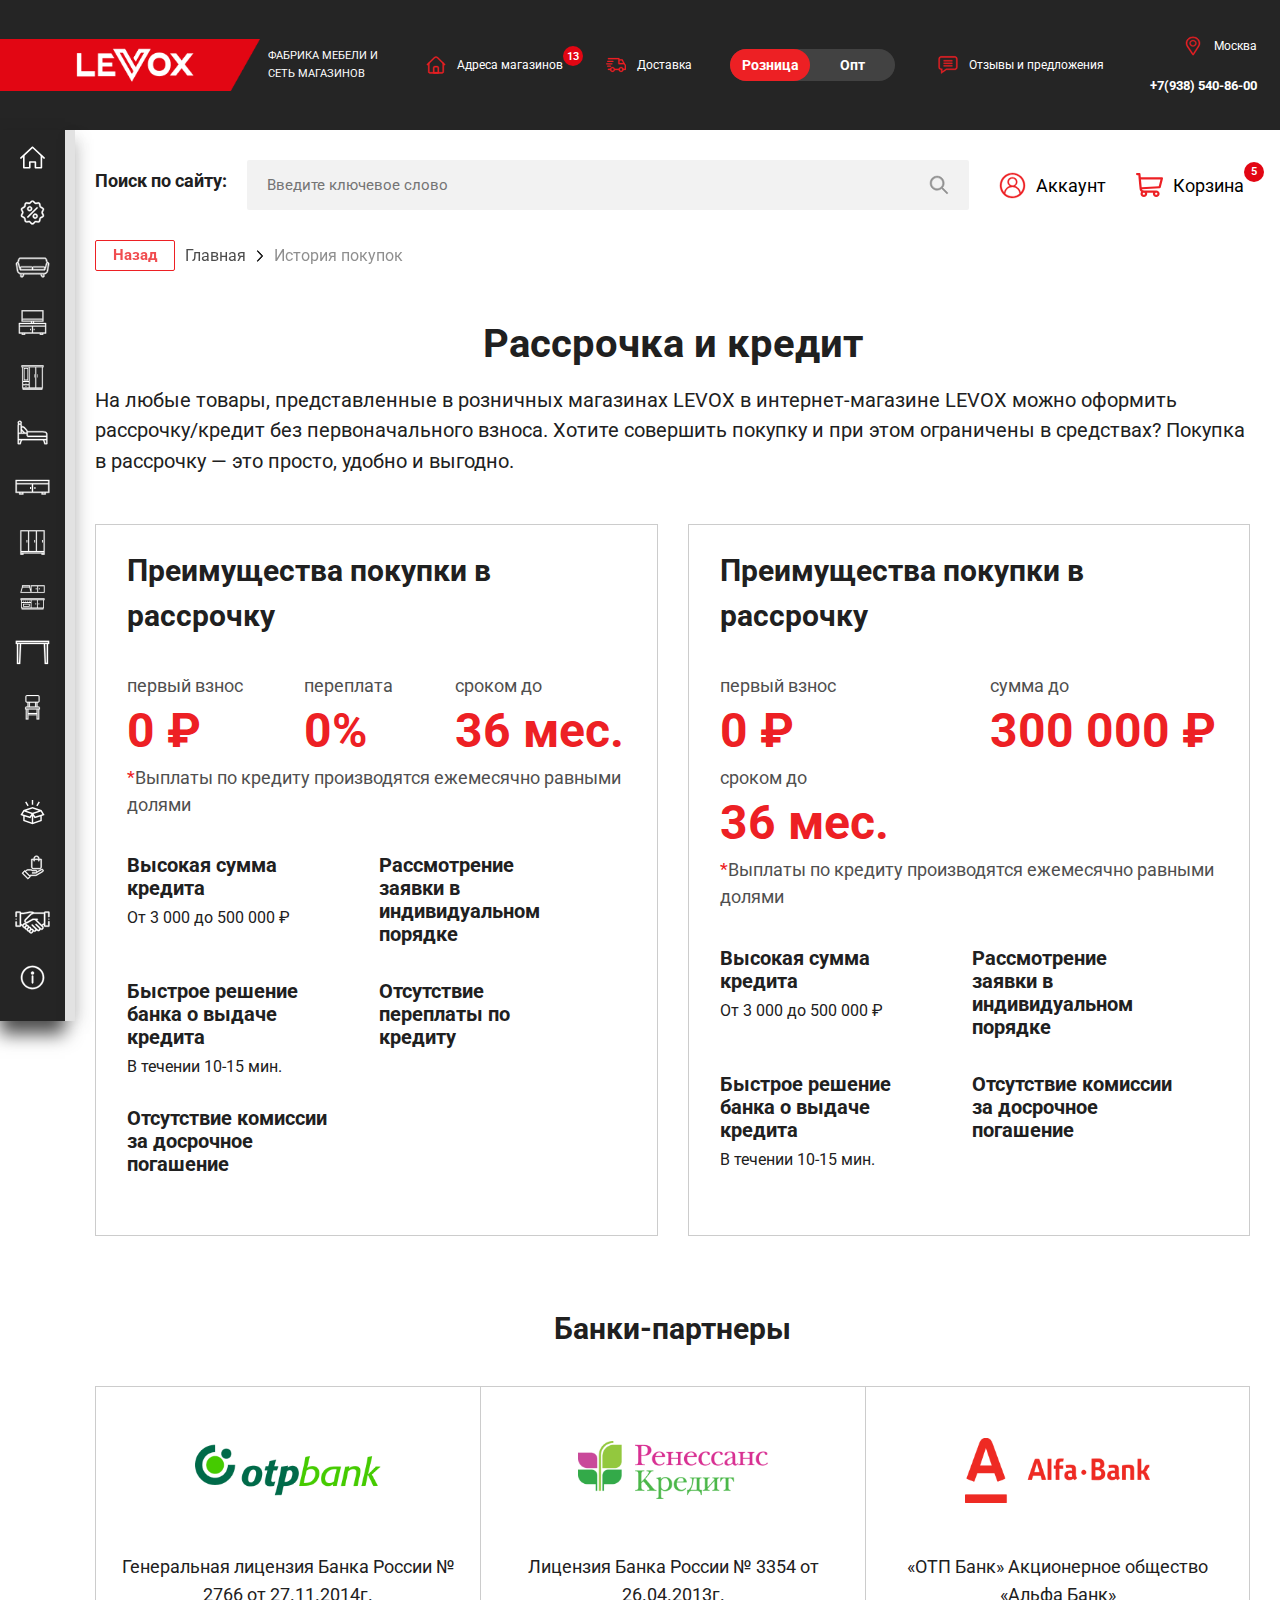
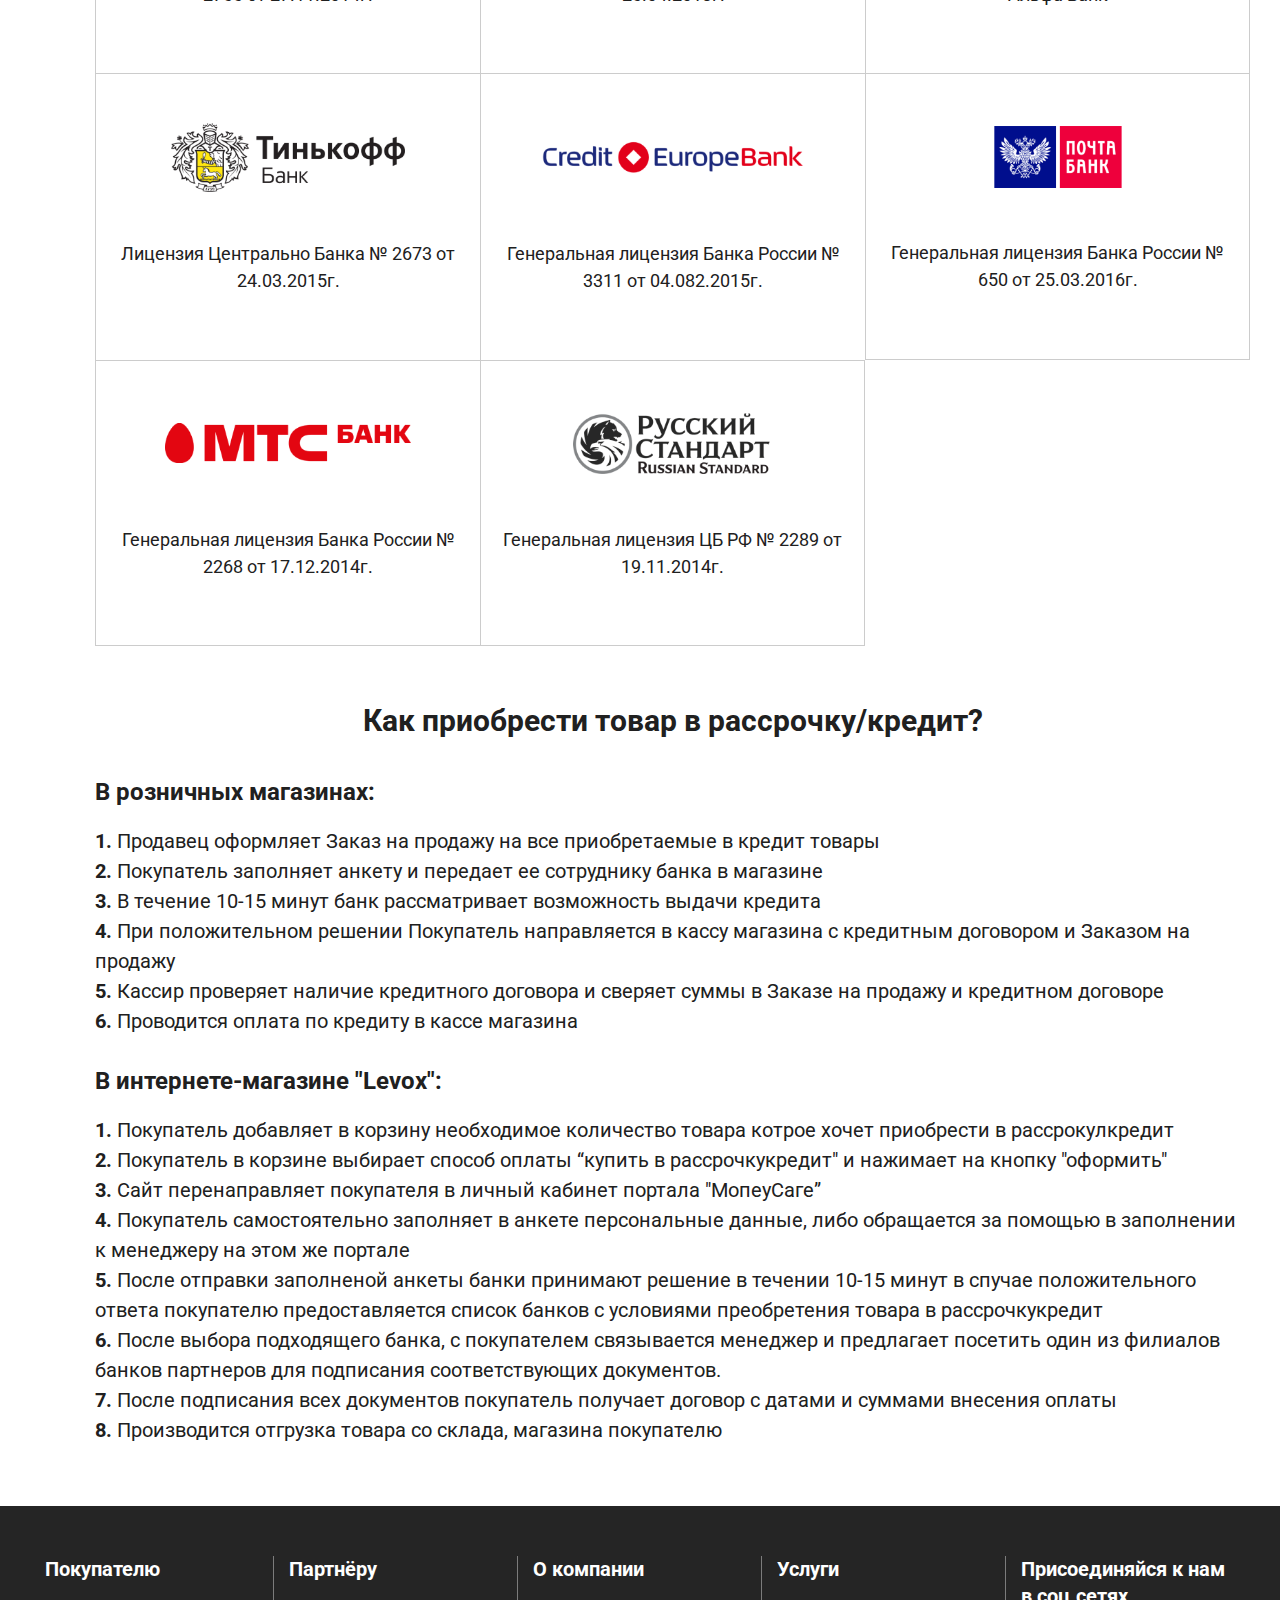
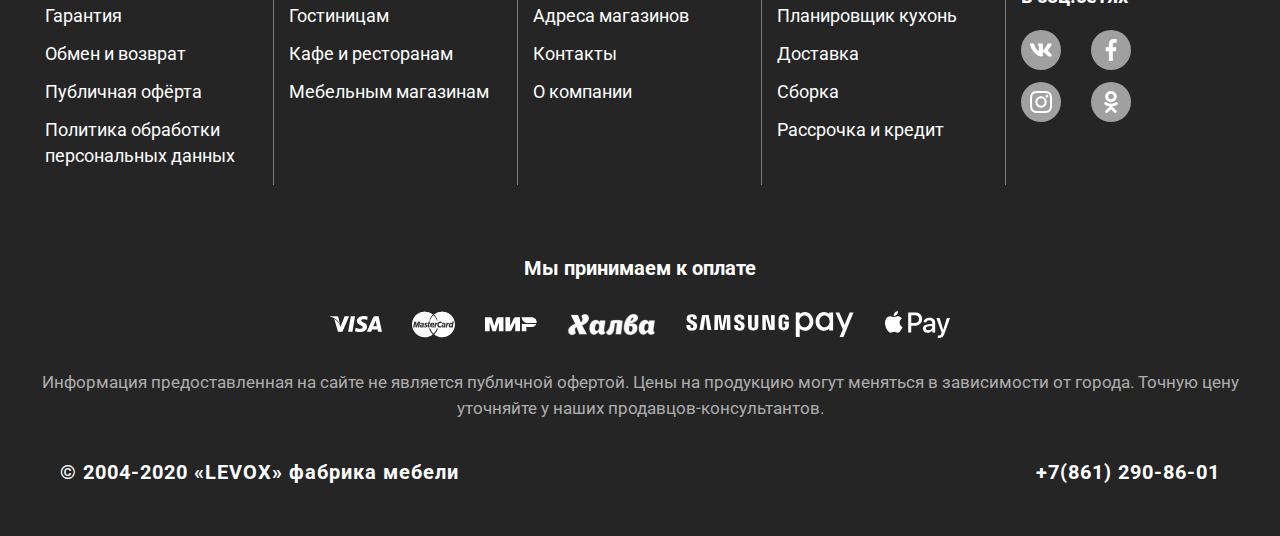
<file: installment.html>
<!DOCTYPE html>
<html lang="en">
<head>
    <meta charset="UTF-8">
    <meta name='viewport' content='width=device-width, initial-scale=1.0, maximum-scale=1.0, user-scalable=0' />
    <meta name="format-detection" content="telephone=no">
    <title>Levox</title>
    <link rel="stylesheet" href="./css/main.css">
    <link rel="stylesheet" href="./css/index.css">
    <link rel="stylesheet" href="./css/breadcrumbs.css">
    <link rel="stylesheet" href="./css/responsive.css">
    <link rel="stylesheet" href="./css/installment.css">
    <link rel="stylesheet" href="https://maxcdn.bootstrapcdn.com/bootstrap/4.0.0/css/bootstrap.min.css" integrity="sha384-Gn5384xqQ1aoWXA+058RXPxPg6fy4IWvTNh0E263XmFcJlSAwiGgFAW/dAiS6JXm" crossorigin="anonymous">

    <script src="./js/jquery.js"></script>
    <script src="https://maxcdn.bootstrapcdn.com/bootstrap/4.0.0/js/bootstrap.min.js" integrity="sha384-JZR6Spejh4U02d8jOt6vLEHfe/JQGiRRSQQxSfFWpi1MquVdAyjUar5+76PVCmYl" crossorigin="anonymous"></script>
    <script src="./js/index.js" async></script>
</head>
<body class="non-home-page">
<div class="page-wrapper">
    <div class="header" id="myHeader">
        <div class="header-container">
            <div class="logo d-flex align-items-center">
                <a href="index.html">
                    <img src="./assets/images/logo.png" alt="">
                </a>
            </div>
            <div class="header-links">
                <div class="nav-container">
                    <ul class="nav-bar">
                        <li class="nav-link link-factory">
                            <a href="#">
                                <span>Фабрика мебели и сеть магазинов</span>
                            </a>
                        </li>
                        <li class="nav-link link-address">
                            <a href="address.html">
                                <img src="./assets/icons/home.svg" alt="">
                                <span class="nav-address-title">Адреса магазинов
                                    <span class="count">13</span>
                                </span>
                            </a>
                        </li>
                        <li class="nav-link link-delivery">
                            <a href="">
                                <img src="./assets/icons/truck.svg" alt="">
                                <span>Доставка</span>
                            </a>
                        </li>
                        <li class="nav-link switch-checkbox">
                            <label class="switch">
                                <input type="checkbox" id="switch-id">
                                <span for="switch-id" class="slider round"></span>
                            </label>
                        </li>
                        <li class="nav-link link-review">
                            <a data-toggle="modal" data-target="#reviewModal" href="#">
                                <img src="./assets/icons/comment.svg" alt="">
                                <span>Отзывы и предложения</span>
                            </a>
                        </li>
                        <li class="nav-link link-info">
                            <div class="header-contact">
                                <div class="location">
                                    <a data-toggle="modal" data-target="#headerAddressModal" href="#" class="location btn-address d-flex align-items-center justify-content-center">
                                        <img src="./assets/icons/location.svg" alt="">
                                        <span>Москва</span>
                                    </a>
                                </div>
                                <div class="phone-number"><a href="tel:+79385408600">+7(938) 540-86-00</a></div>
                            </div>
                        </li>
                    </ul>
                </div>
            </div>
        </div>
    </div>
    <div class="page-content d-flex">
        <div class="header-mobile justify-content-between">
            <div class="logo d-flex align-items-center">
                <img src="./assets/images/logo.png" alt="">
            </div>
            <div class="header-links-menu d-flex justify-content-between">
                <div class="nav-container-mobile d-flex align-items-center">
                    <ul class="nav-bar d-flex align-items-center justify-content-center">
                        <li class="small-nav-link-icon">
                            <a data-toggle="modal" data-target="#headerAddressModal" href="#" class="location btn-address d-flex align-items-center justify-content-center">
                                <img src="./assets/icons/location-white.svg" alt="">
                            </a>
                        </li>
                        <li class="small-nav-link-icon">
                            <a href="#">
                                <img src="./assets/icons/phone.svg" alt="">
                            </a>
                        </li>
                        <li class="small-nav-link-icon">
                            <a href="#">
                                <img src="./assets/icons/basket-white.svg" alt="">
                                <span class="count d-flex align-items-center justify-content-center">5</span>
                            </a>
                        </li>
                    </ul>
                </div>
                <div class="menu d-flex align-items-center" id="menu-button-open" onclick="openCloseSideMenu()">
                    <img id="menu-open-close-icon" src="./assets/icons/menu.svg" alt="">
                </div>
            </div>

        </div>
        <div class="side-menu" id="side-menu">
            <div id="side-menu-container" class="side-menu-container">
                <div class="mobile-account-container">
                    <div class="menu-account-container">
                        <a href="#" class="side-menu-account">
                            <span class="profileimage">
                                <img src="assets/images/profileimage.jpeg" />
                            </span>
                            <span class="user-name">Анна Васильченко</span>
                        </a>
                    </div>

                    <div class="nav-link switch-checkbox justify-content-center">
                        <label class="switch">
                            <input type="checkbox" id="switch-id-mobile">
                            <span for="switch-id-mobile" class="slider round"></span>
                        </label>
                    </div>
                </div>
                <ul class="side-menu-top">
                    <li class="home-page">
                        <a href="index.html">
                            <div class="side-menu-img"><img class="side-menu-icon" src="./assets/icons/side-menu/home.svg" alt=""></div>
                            <span class="side-menu-title justify-content-between d-flex align-items-center">Главная</span>
                        </a>
                    </li>
                    <li>

                        <a href="#">
                            <div class="side-menu-img"><img class="side-menu-icon" src="./assets/icons/side-menu/sale.svg" alt=""></div>
                            <span class="side-menu-title justify-content-between d-flex align-items-center" menu-sub="menu-sub-1"><span>Акции</span>
                                <img class="arrow" src="./assets/icons/side-menu/right-arrow.svg" alt="">
                            </span>
                        </a>
                    </li>
                    <li>

                        <a href="#">
                            <div class="side-menu-img"><img class="side-menu-icon" src="./assets/icons/side-menu/sofa.svg" alt=""></div>
                            <span class="side-menu-title justify-content-between d-flex align-items-center" menu-sub="menu-sub-2"><span>Мягкая мебель</span>
                                <img class="arrow" src="./assets/icons/side-menu/right-arrow.svg" alt="">
                            </span>
                        </a>
                    </li>
                    <li>
                        <a href="#">
                            <div class="side-menu-img"><img class="side-menu-icon" src="./assets/icons/side-menu/living-room.svg" alt=""></div>
                            <span class="side-menu-title justify-content-between d-flex align-items-center" menu-sub="menu-sub-3"><span>Гостиная</span>
                                <img class="arrow" src="./assets/icons/side-menu/right-arrow.svg" alt="">
                            </span>
                        </a>
                    </li>
                    <li>
                        <a href="#">
                            <div class="side-menu-img"><img class="side-menu-icon" src="./assets/icons/side-menu/entrance-hall.svg" alt=""></div>
                            <span class="side-menu-title justify-content-between d-flex align-items-center" menu-sub="menu-sub-4"><span>Прихожая</span>
                                <img class="arrow" src="./assets/icons/side-menu/right-arrow.svg" alt="">
                            </span>
                        </a>
                    </li>
                    <li>
                        <a href="#">
                            <div class="side-menu-img"><img class="side-menu-icon" src="./assets/icons/side-menu/bedroom.svg" alt=""></div>
                            <span class="side-menu-title justify-content-between d-flex align-items-center" menu-sub="menu-sub-5"><span>Спальня</span>
                                <img class="arrow" src="./assets/icons/side-menu/right-arrow.svg" alt="">
                            </span>
                        </a>
                    </li>
                    <li>
                        <a href="#">
                            <div class="side-menu-img"><img class="side-menu-icon" src="./assets/icons/side-menu/boards-and-beds.svg" alt=""></div>
                            <span class="side-menu-title justify-content-between d-flex align-items-center" menu-sub="menu-sub-6"><span>Тумбы и комоды</span>
                                <img class="arrow" src="./assets/icons/side-menu/right-arrow.svg" alt="">
                            </span>
                        </a>
                    </li>
                    <li>
                        <a href="#">
                            <div class="side-menu-img"><img class="side-menu-icon" src="./assets/icons/side-menu/cabinets-and-racks.svg" alt=""></div>
                            <span class="side-menu-title justify-content-between d-flex align-items-center" menu-sub="menu-sub-7"><span>Шкафы и стеллажи</span>
                                <img class="arrow" src="./assets/icons/side-menu/right-arrow.svg" alt="">
                            </span>
                        </a>
                    </li>
                    <li>
                        <a href="#">
                            <div class="side-menu-img"><img class="side-menu-icon" src="./assets/icons/side-menu/kitchen.svg" alt=""></div>
                            <span class="side-menu-title justify-content-between d-flex align-items-center" menu-sub="menu-sub-8"><span>Кухня</span>
                                <img class="arrow" src="./assets/icons/side-menu/right-arrow.svg" alt="">
                            </span>
                        </a>
                    </li>
                    <li>
                        <a href="#">
                            <div class="side-menu-img"><img class="side-menu-icon" src="./assets/icons/side-menu/tables.svg" alt=""></div>
                            <span class="side-menu-title justify-content-between d-flex align-items-center" menu-sub="menu-sub-9"><span>Столы</span>
                                <img class="arrow" src="./assets/icons/side-menu/right-arrow.svg" alt="">
                            </span>
                        </a>
                    </li>
                    <li>
                        <a href="#">
                            <div class="side-menu-img"><img class="side-menu-icon" src="./assets/icons/side-menu/chairs.svg" alt=""></div>
                            <span class="side-menu-title justify-content-between d-flex align-items-center" menu-sub="menu-sub-10"><span>Стулья и табуреты</span>
                                <img class="arrow" src="./assets/icons/side-menu/right-arrow.svg" alt="">
                            </span>
                        </a>
                    </li>
                </ul>
                <ul class="side-menu-bottom">
                    <li>
                        <a href="#">
                            <div class="side-menu-img"><img class="side-menu-icon" src="./assets/icons/side-menu/star.svg" alt=""></div>
                            <span class="side-menu-title justify-content-between d-flex align-items-center" menu-sub="menu-sub-services"><span>Услуги</span>
                                <img class="arrow" src="./assets/icons/side-menu/right-arrow.svg" alt="">
                            </span>
                        </a>
                    </li>
                    <li>
                        <a href="#">
                            <div class="side-menu-img"><img class="side-menu-icon" src="./assets/icons/side-menu/sales.svg" alt=""></div>
                            <span class="side-menu-title justify-content-between d-flex align-items-center" menu-sub="menu-sub-buyers"><span>Покупателю</span>
                                <img class="arrow" src="./assets/icons/side-menu/right-arrow.svg" alt="">
                            </span>
                        </a>
                    </li>
                    <li>
                        <a href="#">
                            <div class="side-menu-img"><img class="side-menu-icon" src="./assets/icons/side-menu/partner.svg" alt=""></div>
                            <span class="side-menu-title justify-content-between d-flex align-items-center" menu-sub="menu-sub-partners"><span>Партнёру</span>
                                <img class="arrow" src="./assets/icons/side-menu/right-arrow.svg" alt="">
                            </span>
                        </a>
                    </li>
                    <li>
                        <a href="#">
                            <div class="side-menu-img"><img class="side-menu-icon" src="./assets/icons/side-menu/about.svg" alt=""></div>
                            <span class="side-menu-title justify-content-between d-flex align-items-center" menu-sub="menu-sub-about"><span>О компании</span>
                                <img class="arrow" src="./assets/icons/side-menu/right-arrow.svg" alt="">
                            </span>
                        </a>
                    </li>
                </ul>
            </div>
            <div id="menu-sub-1" class="menu-sub">
                <div class="menu-sub-close"><span class="close-sub"></span><span class="back-sub"><span><img src="assets/icons/red-prev.svg"></span>Назад</span></div>
                <div class="menu-sub-title"><a href="" target="_blanck"><span>Акции</span></a></div>
                <div class="menu-sub-content">
                    <ul>
                        <li>
                            <a href="#">
                                <span><img src="assets/icons/sub-menu/sub-icon-1.svg"></span>
                                <span>Диваны модульные</span>
                            </a>
                        </li>
                        <li>
                            <a href="#">
                                <span><img src="assets/icons/sub-menu/sub-icon-2.svg"></span>
                                <span>Диваны детские</span>
                            </a>
                        </li>
                        <li>
                            <a href="#">
                                <span><img src="assets/icons/sub-menu/sub-icon-3.svg"></span>
                                <span>Диваны HoReCa</span>
                            </a>
                        </li>
                        <li>
                            <a href="#">
                                <span><img src="assets/icons/sub-menu/sub-icon-4.svg"></span>
                                <span>Угловые диваны</span>
                            </a>
                        </li>
                        <li>
                            <a href="#">
                                <span><img src="assets/icons/sub-menu/sub-icon-5.svg"></span>
                                <span>Прямые диваны</span>
                            </a>
                        </li>
                        <li>
                            <a href="#">
                                <span><img src="assets/icons/sub-menu/sub-icon-6.svg"></span>
                                <span>Кресла</span>
                            </a>
                        </li>
                        <li>
                            <a href="#">
                                <span><img src="assets/icons/sub-menu/sub-icon-7.svg"></span>
                                <span>Диваны наборы</span>
                            </a>
                        </li>
                    </ul>
                </div>
            </div>
            <div id="menu-sub-2" class="menu-sub">
                <div class="menu-sub-close"><span class="close-sub"></span><span class="back-sub"><span><img src="assets/icons/red-prev.svg"></span>Назад</span></div>
                <div class="menu-sub-title"><a href="./soft-furniture.html"><span>Мягкая мебель</span></a></div>
                <div class="menu-sub-content">
                    <ul>
                        <li>
                            <a href="#">
                                <span><img src="assets/icons/sub-menu/sub-icon-1.svg"></span>
                                <span>Диваны модульные</span>
                            </a>
                        </li>
                        <li>
                            <a href="#">
                                <span><img src="assets/icons/sub-menu/sub-icon-2.svg"></span>
                                <span>Диваны детские</span>
                            </a>
                        </li>
                        <li>
                            <a href="#">
                                <span><img src="assets/icons/sub-menu/sub-icon-3.svg"></span>
                                <span>Диваны HoReCa</span>
                            </a>
                        </li>
                        <li>
                            <a href="#">
                                <span><img src="assets/icons/sub-menu/sub-icon-4.svg"></span>
                                <span>Угловые диваны</span>
                            </a>
                        </li>
                        <li>
                            <a href="#">
                                <span><img src="assets/icons/sub-menu/sub-icon-5.svg"></span>
                                <span>Прямые диваны</span>
                            </a>
                        </li>
                        <li>
                            <a href="#">
                                <span><img src="assets/icons/sub-menu/sub-icon-6.svg"></span>
                                <span>Кресла</span>
                            </a>
                        </li>
                        <li>
                            <a href="#">
                                <span><img src="assets/icons/sub-menu/sub-icon-7.svg"></span>
                                <span>Диваны наборы</span>
                            </a>
                        </li>
                    </ul>
                </div>
            </div>
            <div id="menu-sub-3" class="menu-sub">
                <div class="menu-sub-close"><span class="close-sub"></span><span class="back-sub"><span><img src="assets/icons/red-prev.svg"></span>Назад</span></div>
                <div class="menu-sub-title"><a href="#"><span>Гостиная</span></a></div>
                <div class="menu-sub-content">
                    <ul>
                        <li>
                            <a href="#">
                                <span><img src="assets/icons/sub-menu/sub-icon-1.svg"></span>
                                <span>Диваны модульные</span>
                            </a>
                        </li>
                        <li>
                            <a href="#">
                                <span><img src="assets/icons/sub-menu/sub-icon-2.svg"></span>
                                <span>Диваны детские</span>
                            </a>
                        </li>
                        <li>
                            <a href="#">
                                <span><img src="assets/icons/sub-menu/sub-icon-3.svg"></span>
                                <span>Диваны HoReCa</span>
                            </a>
                        </li>
                        <li>
                            <a href="#">
                                <span><img src="assets/icons/sub-menu/sub-icon-4.svg"></span>
                                <span>Угловые диваны</span>
                            </a>
                        </li>
                        <li>
                            <a href="#">
                                <span><img src="assets/icons/sub-menu/sub-icon-5.svg"></span>
                                <span>Прямые диваны</span>
                            </a>
                        </li>
                        <li>
                            <a href="#">
                                <span><img src="assets/icons/sub-menu/sub-icon-6.svg"></span>
                                <span>Кресла</span>
                            </a>
                        </li>
                        <li>
                            <a href="#">
                                <span><img src="assets/icons/sub-menu/sub-icon-7.svg"></span>
                                <span>Диваны наборы</span>
                            </a>
                        </li>
                    </ul>
                </div>
            </div>
            <div id="menu-sub-4" class="menu-sub">
                <div class="menu-sub-close"><span class="close-sub"></span><span class="back-sub"><span><img src="assets/icons/red-prev.svg"></span>Назад</span></div>
                <div class="menu-sub-title"><a href="#"><span>Прихожая</span></a></div>
                <div class="menu-sub-content">
                    <ul>
                        <li>
                            <a href="#">
                                <span><img src="assets/icons/sub-menu/sub-icon-1.svg"></span>
                                <span>Диваны модульные</span>
                            </a>
                        </li>
                        <li>
                            <a href="#">
                                <span><img src="assets/icons/sub-menu/sub-icon-2.svg"></span>
                                <span>Диваны детские</span>
                            </a>
                        </li>
                        <li>
                            <a href="#">
                                <span><img src="assets/icons/sub-menu/sub-icon-3.svg"></span>
                                <span>Диваны HoReCa</span>
                            </a>
                        </li>
                        <li>
                            <a href="#">
                                <span><img src="assets/icons/sub-menu/sub-icon-4.svg"></span>
                                <span>Угловые диваны</span>
                            </a>
                        </li>
                        <li>
                            <a href="#">
                                <span><img src="assets/icons/sub-menu/sub-icon-5.svg"></span>
                                <span>Прямые диваны</span>
                            </a>
                        </li>
                        <li>
                            <a href="#">
                                <span><img src="assets/icons/sub-menu/sub-icon-6.svg"></span>
                                <span>Кресла</span>
                            </a>
                        </li>
                        <li>
                            <a href="#">
                                <span><img src="assets/icons/sub-menu/sub-icon-7.svg"></span>
                                <span>Диваны наборы</span>
                            </a>
                        </li>
                    </ul>
                </div>
            </div>
            <div id="menu-sub-5" class="menu-sub">
                <div class="menu-sub-close"><span class="close-sub"></span><span class="back-sub"><span><img src="assets/icons/red-prev.svg"></span>Назад</span></div>
                <div class="menu-sub-title"><a href="#"><span>Спальня</span></a></div>
                <div class="menu-sub-content">
                    <ul>
                        <li>
                            <a href="#">
                                <span><img src="assets/icons/sub-menu/sub-icon-1.svg"></span>
                                <span>Диваны модульные</span>
                            </a>
                        </li>
                        <li>
                            <a href="#">
                                <span><img src="assets/icons/sub-menu/sub-icon-2.svg"></span>
                                <span>Диваны детские</span>
                            </a>
                        </li>
                        <li>
                            <a href="#">
                                <span><img src="assets/icons/sub-menu/sub-icon-3.svg"></span>
                                <span>Диваны HoReCa</span>
                            </a>
                        </li>
                        <li>
                            <a href="#">
                                <span><img src="assets/icons/sub-menu/sub-icon-4.svg"></span>
                                <span>Угловые диваны</span>
                            </a>
                        </li>
                        <li>
                            <a href="#">
                                <span><img src="assets/icons/sub-menu/sub-icon-5.svg"></span>
                                <span>Прямые диваны</span>
                            </a>
                        </li>
                        <li>
                            <a href="#">
                                <span><img src="assets/icons/sub-menu/sub-icon-6.svg"></span>
                                <span>Кресла</span>
                            </a>
                        </li>
                        <li>
                            <a href="#">
                                <span><img src="assets/icons/sub-menu/sub-icon-7.svg"></span>
                                <span>Диваны наборы</span>
                            </a>
                        </li>
                    </ul>
                </div>
            </div>
            <div id="menu-sub-6" class="menu-sub">
                <div class="menu-sub-close"><span class="close-sub"></span><span class="back-sub"><span><img src="assets/icons/red-prev.svg"></span>Назад</span></div>
                <div class="menu-sub-title"><a href="#"><span>Тумбы и комоды</span></a></div>
                <div class="menu-sub-content">
                    <ul>
                        <li>
                            <a href="#">
                                <span><img src="assets/icons/sub-menu/sub-icon-1.svg"></span>
                                <span>Диваны модульные</span>
                            </a>
                        </li>
                        <li>
                            <a href="#">
                                <span><img src="assets/icons/sub-menu/sub-icon-2.svg"></span>
                                <span>Диваны детские</span>
                            </a>
                        </li>
                        <li>
                            <a href="#">
                                <span><img src="assets/icons/sub-menu/sub-icon-3.svg"></span>
                                <span>Диваны HoReCa</span>
                            </a>
                        </li>
                        <li>
                            <a href="#">
                                <span><img src="assets/icons/sub-menu/sub-icon-4.svg"></span>
                                <span>Угловые диваны</span>
                            </a>
                        </li>
                        <li>
                            <a href="#">
                                <span><img src="assets/icons/sub-menu/sub-icon-5.svg"></span>
                                <span>Прямые диваны</span>
                            </a>
                        </li>
                        <li>
                            <a href="#">
                                <span><img src="assets/icons/sub-menu/sub-icon-6.svg"></span>
                                <span>Кресла</span>
                            </a>
                        </li>
                        <li>
                            <a href="#">
                                <span><img src="assets/icons/sub-menu/sub-icon-7.svg"></span>
                                <span>Диваны наборы</span>
                            </a>
                        </li>
                    </ul>
                </div>
            </div>
            <div id="menu-sub-7" class="menu-sub">
                <div class="menu-sub-close"><span class="close-sub"></span><span class="back-sub"><span><img src="assets/icons/red-prev.svg"></span>Назад</span></div>
                <div class="menu-sub-title"><a href="#"><span>Шкафы и стеллажи</span></a></div>
                <div class="menu-sub-content">
                    <ul>
                        <li>
                            <a href="#">
                                <span><img src="assets/icons/sub-menu/sub-icon-1.svg"></span>
                                <span>Диваны модульные</span>
                            </a>
                        </li>
                        <li>
                            <a href="#">
                                <span><img src="assets/icons/sub-menu/sub-icon-2.svg"></span>
                                <span>Диваны детские</span>
                            </a>
                        </li>
                        <li>
                            <a href="#">
                                <span><img src="assets/icons/sub-menu/sub-icon-3.svg"></span>
                                <span>Диваны HoReCa</span>
                            </a>
                        </li>
                        <li>
                            <a href="#">
                                <span><img src="assets/icons/sub-menu/sub-icon-4.svg"></span>
                                <span>Угловые диваны</span>
                            </a>
                        </li>
                        <li>
                            <a href="#">
                                <span><img src="assets/icons/sub-menu/sub-icon-5.svg"></span>
                                <span>Прямые диваны</span>
                            </a>
                        </li>
                        <li>
                            <a href="#">
                                <span><img src="assets/icons/sub-menu/sub-icon-6.svg"></span>
                                <span>Кресла</span>
                            </a>
                        </li>
                        <li>
                            <a href="#">
                                <span><img src="assets/icons/sub-menu/sub-icon-7.svg"></span>
                                <span>Диваны наборы</span>
                            </a>
                        </li>
                    </ul>
                </div>
            </div>
            <div id="menu-sub-8" class="menu-sub">
                <div class="menu-sub-close"><span class="close-sub"></span><span class="back-sub"><span><img src="assets/icons/red-prev.svg"></span>Назад</span></div>
                <div class="menu-sub-title"><a href="#"><span>Кухня</span></a></div>
                <div class="menu-sub-content">
                    <ul>
                        <li>
                            <a href="#">
                                <span><img src="assets/icons/sub-menu/sub-icon-1.svg"></span>
                                <span>Диваны модульные</span>
                            </a>
                        </li>
                        <li>
                            <a href="#">
                                <span><img src="assets/icons/sub-menu/sub-icon-2.svg"></span>
                                <span>Диваны детские</span>
                            </a>
                        </li>
                        <li>
                            <a href="#">
                                <span><img src="assets/icons/sub-menu/sub-icon-3.svg"></span>
                                <span>Диваны HoReCa</span>
                            </a>
                        </li>
                        <li>
                            <a href="#">
                                <span><img src="assets/icons/sub-menu/sub-icon-4.svg"></span>
                                <span>Угловые диваны</span>
                            </a>
                        </li>
                        <li>
                            <a href="#">
                                <span><img src="assets/icons/sub-menu/sub-icon-5.svg"></span>
                                <span>Прямые диваны</span>
                            </a>
                        </li>
                        <li>
                            <a href="#">
                                <span><img src="assets/icons/sub-menu/sub-icon-6.svg"></span>
                                <span>Кресла</span>
                            </a>
                        </li>
                        <li>
                            <a href="#">
                                <span><img src="assets/icons/sub-menu/sub-icon-7.svg"></span>
                                <span>Диваны наборы</span>
                            </a>
                        </li>
                    </ul>
                </div>
            </div>
            <div id="menu-sub-9" class="menu-sub">
                <div class="menu-sub-close"><span class="close-sub"></span><span class="back-sub"><span><img src="assets/icons/red-prev.svg"></span>Назад</span></div>
                <div class="menu-sub-title"><a href="#"><span>Столы</span></a></div>
                <div class="menu-sub-content">
                    <ul>
                        <li>
                            <a href="#">
                                <span><img src="assets/icons/sub-menu/sub-icon-1.svg"></span>
                                <span>Диваны модульные</span>
                            </a>
                        </li>
                        <li>
                            <a href="#">
                                <span><img src="assets/icons/sub-menu/sub-icon-2.svg"></span>
                                <span>Диваны детские</span>
                            </a>
                        </li>
                        <li>
                            <a href="#">
                                <span><img src="assets/icons/sub-menu/sub-icon-3.svg"></span>
                                <span>Диваны HoReCa</span>
                            </a>
                        </li>
                        <li>
                            <a href="#">
                                <span><img src="assets/icons/sub-menu/sub-icon-4.svg"></span>
                                <span>Угловые диваны</span>
                            </a>
                        </li>
                        <li>
                            <a href="#">
                                <span><img src="assets/icons/sub-menu/sub-icon-5.svg"></span>
                                <span>Прямые диваны</span>
                            </a>
                        </li>
                        <li>
                            <a href="#">
                                <span><img src="assets/icons/sub-menu/sub-icon-6.svg"></span>
                                <span>Кресла</span>
                            </a>
                        </li>
                        <li>
                            <a href="#">
                                <span><img src="assets/icons/sub-menu/sub-icon-7.svg"></span>
                                <span>Диваны наборы</span>
                            </a>
                        </li>
                    </ul>
                </div>
            </div>
            <div id="menu-sub-10" class="menu-sub">
                <div class="menu-sub-close"><span class="close-sub"></span><span class="back-sub"><span><img src="assets/icons/red-prev.svg"></span>Назад</span></div>
                <div class="menu-sub-title"><a href="#"><span>Стулья и табуреты</span></a></div>
                <div class="menu-sub-content">
                    <ul>
                        <li>
                            <a href="#">
                                <span><img src="assets/icons/sub-menu/sub-icon-1.svg"></span>
                                <span>Диваны модульные</span>
                            </a>
                        </li>
                        <li>
                            <a href="#">
                                <span><img src="assets/icons/sub-menu/sub-icon-2.svg"></span>
                                <span>Диваны детские</span>
                            </a>
                        </li>
                        <li>
                            <a href="#">
                                <span><img src="assets/icons/sub-menu/sub-icon-3.svg"></span>
                                <span>Диваны HoReCa</span>
                            </a>
                        </li>
                        <li>
                            <a href="#">
                                <span><img src="assets/icons/sub-menu/sub-icon-4.svg"></span>
                                <span>Угловые диваны</span>
                            </a>
                        </li>
                        <li>
                            <a href="#">
                                <span><img src="assets/icons/sub-menu/sub-icon-5.svg"></span>
                                <span>Прямые диваны</span>
                            </a>
                        </li>
                        <li>
                            <a href="#">
                                <span><img src="assets/icons/sub-menu/sub-icon-6.svg"></span>
                                <span>Кресла</span>
                            </a>
                        </li>
                        <li>
                            <a href="#">
                                <span><img src="assets/icons/sub-menu/sub-icon-7.svg"></span>
                                <span>Диваны наборы</span>
                            </a>
                        </li>
                    </ul>
                </div>
            </div>

            <div id="menu-sub-services" class="menu-sub menu-sub-bottom">
                <div class="menu-sub-close"><span class="close-sub"></span><span class="back-sub"><span><img src="assets/icons/red-prev.svg"></span>Назад</span></div>
                <div class="menu-sub-title"><a href="#"><span>Услуги</span></a></div>
                <div class="menu-sub-content">
                    <ul>
                        <li>
                            <a href="#">
                                <span>Доставка</span>
                            </a>
                        </li>
                        <li>
                            <a href="#">
                                <span>Сборка</span>
                            </a>
                        </li>
                        <li>
                            <a href="#">
                                <span>Рассрочка и кредит</span>
                            </a>
                        </li>
                    </ul>
                </div>
            </div>
            <div id="menu-sub-buyers" class="menu-sub menu-sub-bottom">
                <div class="menu-sub-close"><span class="close-sub"></span><span class="back-sub"><span><img src="assets/icons/red-prev.svg"></span>Назад</span></div>
                <div class="menu-sub-title"><a href="#"><span>Покупателю</span></a></div>
                <div class="menu-sub-content">
                    <ul>
                        <li>
                            <a href="#">
                                <span>Гарантия</span>
                            </a>
                        </li>
                        <li>
                            <a href="#">
                                <span>Обмен и возврат</span>
                            </a>
                        </li>
                        <li>
                            <a href="#">
                                <span>Публичная офёрта</span>
                            </a>
                        </li>
                        <li>
                            <a href="#">
                                <span>Политика обработки персональных данных</span>
                            </a>
                        </li>
                        <li>
                            <a href="#">
                                <span>Согласие на обработку персональных данных</span>
                            </a>
                        </li>
                    </ul>
                </div>
            </div>
            <div id="menu-sub-partners" class="menu-sub menu-sub-bottom">
                <div class="menu-sub-close"><span class="close-sub"></span><span class="back-sub"><span><img src="assets/icons/red-prev.svg"></span>Назад</span></div>
                <div class="menu-sub-title"><a href="#"><span>Партнёру</span></a></div>
                <div class="menu-sub-content">
                    <ul>
                        <li>
                            <a href="#">
                                <span>Гостиницам</span>
                            </a>
                        </li>
                        <li>
                            <a href="#">
                                <span>Кафе и ресторанам</span>
                            </a>
                        </li>
                        <li>
                            <a href="#">
                                <span>Мебельным магазинам</span>
                            </a>
                        </li>
                    </ul>
                </div>
            </div>
            <div id="menu-sub-about" class="menu-sub menu-sub-bottom">
                <div class="menu-sub-close"><span class="close-sub"></span><span class="back-sub"><span><img src="assets/icons/red-prev.svg"></span>Назад</span></div>
                <div class="menu-sub-title"><a href="#"><span>О компании</span></a></div>
                <div class="menu-sub-content">
                    <ul>
                        <li>
                            <a href="address.html">
                                <span>Адреса магазинов</span>
                            </a>
                        </li>
                        <li>
                            <a href="#">
                                <span>Контакты</span>
                            </a>
                        </li>
                        <li>
                            <a href="#">
                                <span>О компании</span>
                            </a>
                        </li>
                    </ul>
                </div>
            </div>
        </div>
        <div class="main">
            <div id="installment" class="page installment">
                <div class="search-block">
                    <div class="form-group">
                        <label for="search">Поиск по сайту:</label>
                        <input type="text" id="search" name="search" placeholder="Введите ключевое слово">
                        <img src="./assets/icons/search.svg" alt="" class="search-icon">
                    </div>
                    <div class="search-block-link">
                        <a href="account.html">
                            <img src="./assets/icons/account.svg" alt="">
                            <span>Аккаунт</span>
                        </a>
                        <a href="cart.html">
                            <img src="./assets/icons/basket.svg" alt="">
                            <span class="cart-count-container">Корзина<span class="count">5</span></span>
                        </a>
                    </div>
                </div>
                <div class="breadcrumbs-block">
                    <nav class="breadcrumbs-nav">
                        <ul class="d-flex align-items-center">
                            <li class="back"><a href="#"><span>Назад</span></a></li>
                            <li class=""><a href="#"><span>Главная</span></a><span class="right-arrow"><img src="./assets/icons/side-menu/black-right-arrow.svg" alt=""></span></li>
                            <li class="active"><a href="#"><span>История покупок</span></a><span class="right-arrow"><img src="./assets/icons/side-menu/black-right-arrow.svg" alt=""></span></li>
                        </ul>
                    </nav>
                </div>
                <div class="installment-container">
                    <div class="installment-title d-flex flex-column w-100">
                        <span class="installment-name w-100">Рассрочка и кредит</span>
                        <div class="installment-description-container">
                            <span class="installment-description">На любые товары, представленные в розничных магазинах LЕVОХ в интернет-магазине LЕVОХ можно оформить рассрочку/кредит без первоначального взноса. Хотите совершить покупку и при этом ограничены в средствах? Покупка в рассрочку — это просто, удобно и выгодно.</span>
                        </div>
                    </div>

                    <div class="installment-blocks d-flex w-100">
                        <div class="installment-block d-flex flex-column">
                            <div class="installment-block-title d-flex">
                                <span>Преимущества покупки в рассрочку</span>
                            </div>

                            <div class="installment-block-information d-flex">
                                <div class="installment-block-info d-flex flex-column">
                                    <label>первый взнос</label>
                                    <span>0 ₽</span>
                                </div>
                                <div class="installment-block-info d-flex flex-column">
                                    <label>переплата</label>
                                    <span>0%</span>
                                </div>
                                <div class="installment-block-info d-flex flex-column">
                                    <label>сроком до</label>
                                    <span>36 мес.</span>
                                </div>
                            </div>

                            <div class="installment-block-inf d-flex">
                                <span>Выплаты по кредиту производятся ежемесячно равными долями</span>
                            </div>

                            <div class="installment-block-advantage d-flex">
                                <div class="installment-advantage d-flex flex-column">
                                    <span class="installment-advantage-title d-flex">Высокая сумма кредита</span>
                                    <span class="installment-advantage-desc d-flex">От 3 000 до 500 000 ₽</span>
                                </div>
                                <div class="installment-advantage d-flex flex-column">
                                    <span class="installment-advantage-title d-flex">Рассмотрение заявки в индивидуальном порядке</span>
                                </div>
                                <div class="installment-advantage d-flex flex-column">
                                    <span class="installment-advantage-title d-flex">Быстрое решение банка о выдаче кредита</span>
                                    <span class="installment-advantage-desc d-flex">В течении 10-15 мин.</span>
                                </div>
                                <div class="installment-advantage d-flex flex-column">
                                    <span class="installment-advantage-title d-flex">Отсутствие переплаты по кредиту</span>
                                </div>
                                <div class="installment-advantage d-flex flex-column">
                                    <span class="installment-advantage-title d-flex">Отсутствие комиссии за досрочное погашение</span>
                                </div>
                            </div>
                        </div>

                        <div class="installment-block d-flex flex-column">
                            <div class="installment-block-title d-flex">
                                <span>Преимущества покупки в рассрочку</span>
                            </div>

                            <div class="installment-block-information d-flex">
                                <div class="installment-block-info d-flex flex-column">
                                    <label>первый взнос</label>
                                    <span>0 ₽</span>
                                </div>
                                <div class="installment-block-info d-flex flex-column">
                                    <label>сумма до</label>
                                    <span>300 000 ₽</span>
                                </div>
                                <div class="installment-block-info d-flex flex-column">
                                    <label>сроком до</label>
                                    <span>36 мес.</span>
                                </div>
                            </div>

                            <div class="installment-block-inf d-flex">
                                <span>Выплаты по кредиту производятся ежемесячно равными долями</span>
                            </div>

                            <div class="installment-block-advantage d-flex">
                                <div class="installment-advantage d-flex flex-column">
                                    <span class="installment-advantage-title d-flex">Высокая сумма кредита</span>
                                    <span class="installment-advantage-desc d-flex">От 3 000 до 500 000 ₽</span>
                                </div>
                                <div class="installment-advantage d-flex flex-column">
                                    <span class="installment-advantage-title d-flex">Рассмотрение заявки в индивидуальном порядке</span>
                                </div>
                                <div class="installment-advantage d-flex flex-column">
                                    <span class="installment-advantage-title d-flex">Быстрое решение банка о выдаче кредита</span>
                                    <span class="installment-advantage-desc d-flex">В течении 10-15 мин.</span>
                                </div>
                                <div class="installment-advantage d-flex flex-column">
                                    <span class="installment-advantage-title d-flex">Отсутствие комиссии за досрочное погашение</span>
                                </div>
                            </div>
                        </div>
                    </div>

                    <div class="installment-partner-banks-container">
                        <div class="installment-partner-banks-title">
                            <span>Банки-партнеры</span>
                        </div>

                        <div class="installment-partner-banks d-flex flex-wrap">
                            <div class="installment-partner-bank opt-bank">
                                <div class="partner-bank-img"><img src="./assets/images/opt-bank.png"></div>
                                <span>Генеральная лицензия Банка России № 2766 от 27.11.2014г.</span>
                            </div>
                            <div class="installment-partner-bank renensance-credit">
                                <div class="partner-bank-img"><img src="./assets/images/renensance-credit.png"></div>
                                <span>Лицензия Банка России № 3354 от 26.04.2013г.</span>
                            </div>
                            <div class="installment-partner-bank alfa-bank">
                                <div class="partner-bank-img"><img src="./assets/images/alfa-bank.png"></div>
                                <span>«ОТП Банк» Акционерное общество «Альфа Банк»</span>
                            </div>
                            <div class="installment-partner-bank tinkoff-bank">
                                <div class="partner-bank-img"><img src="./assets/images/tinkoff-bank.png"></div>
                                <span>Лицензия Центрально Банка № 2673 от 24.03.2015г.</span>
                            </div>
                            <div class="installment-partner-bank credit-europe-bank">
                                <div class="partner-bank-img"><img src="./assets/images/credit-europe-bank.png"></div>
                                <span>Генеральная лицензия Банка России № 3311 от 04.082.2015г.</span>
                            </div>
                            <div class="installment-partner-bank post-bank">
                                <div class="partner-bank-img"><img src="./assets/images/post-bank.png"></div>
                                <span>Генеральная лицензия Банка России № 650 от 25.03.2016г.</span>
                            </div>
                            <div class="installment-partner-bank mts-bank">
                                <div class="partner-bank-img"><img src="./assets/images/mts-bank.png"></div>
                                <span>Генеральная лицензия Банка России № 2268 от 17.12.2014г.</span>
                            </div>
                            <div class="installment-partner-bank russian-standart">
                                <div class="partner-bank-img"><img src="./assets/images/russian-standart.png"></div>
                                <span>Генеральная лицензия ЦБ РФ № 2289 от 19.11.2014г.</span>
                            </div>
                        </div>
                    </div>

                    <div class="installment-question-container">
                        <div class="installment-partner-banks-title">
                            <span>Как приобрести товар в рассрочку/кредит?</span>
                        </div>

                        <div class="installment-question question-retail-stores">
                            <span>В розничных магазинах:</span>
                            <ol>
                                <li>Продавец оформляет Заказ на продажу на все приобретаемые в кредит товары</li>
                                <li>Покупатель заполняет анкету и передает ее сотруднику банка в магазине</li>
                                <li>В течение 10-15 минут банк рассматривает возможность выдачи кредита</li>
                                <li>При положительном решении Покупатель направляется в кассу магазина с кредитным договором и Заказом на продажу </li>
                                <li>Кассир проверяет наличие кредитного договора и сверяет суммы в Заказе на продажу и кредитном договоре</li>
                                <li>Проводится оплата по кредиту в кассе магазина</li>
                            </ol>
                        </div>

                        <div class="installment-question question-levox-stores">
                            <span>В интернете-магазине "Levox":</span>
                            <ol>
                                <li>Покупатель добавляет в корзину необходимое количество товара котрое хочет приобрести в рассрокулкредит</li>
                                <li>Покупатель в корзине выбирает способ оплаты “купить в рассрочкукредит" и нажимает на кнопку "оформить"</li>
                                <li>Сайт перенаправляет покупателя в личный кабинет портала "МопеуСаге”</li>
                                <li>Покупатель самостоятельно заполняет в анкете персональные данные, либо обращается за помощью в заполнении к менеджеру на этом же портале</li>
                                <li>После отправки заполненой анкеты банки принимают решение в течении 10-15 минут в спучае положительного ответа покупателю предоставляется список банков с условиями преобретения товара в рассрочкукредит</li>
                                <li>После выбора подходящего банка, с покупателем связывается менеджер и предлагает посетить один из филиалов банков партнеров для подписания соответствующих документов.</li>
                                <li>После подписания всех документов покупатель получает договор с датами и суммами внесения оплаты</li>
                                <li>Производится отгрузка товара со склада, магазина покупателю</li>
                            </ol>
                        </div>
                    </div>
                </div>
            </div>
            <!-- The Address Modal -->
            <div class="modal header-address-modal" id="headerAddressModal">
                <div class="modal-dialog">
                    <div class="modal-content">
                        <div class="modal-container">
                            <!-- Modal Header -->
                            <div class="modal-header">
                                <span class="modal-title">Укажите или выберете город</span>
                                <a type="button" class="close" data-dismiss="modal"><img src="assets/icons/close.svg"></a>
                            </div>
                            <!-- Modal body -->
                            <div class="modal-body">
                                <div class="modal-body-description">
                                    <span><span class="des-important">Важно!</span> От выбранного города зависят цены, наличие товара, способы доставки и сборки</span>
                                </div>

                                <div class="search-block">
                                    <div class="form-group">
                                        <input type="text" id="search-address" name="search" placeholder="Введите название города"> <img src="./assets/icons/search.svg" alt="" class="search-icon">
                                    </div>
                                </div>

                                <div class="all-addresses">
                                    <div class="fieldset d-flex flex-wrap w-100">
                                        <div class="field">
                                            <div class="radio">
                                                <input id="radio-1" type="radio" name="radio">
                                                <label for="radio-1" class="radio-label">Москва</label>
                                            </div>
                                        </div>
                                        <div class="field">
                                            <div class="radio">
                                                <input id="radio-2" type="radio" name="radio">
                                                <label for="radio-2" class="radio-label">Волгоград</label>
                                            </div>
                                        </div>
                                        <div class="field">
                                            <div class="radio">
                                                <input id="radio-3" type="radio" name="radio">
                                                <label for="radio-3" class="radio-label">Воронеж</label>
                                            </div>
                                        </div>
                                        <div class="field">
                                            <div class="radio">
                                                <input id="radio-4" type="radio" name="radio">
                                                <label for="radio-4" class="radio-label">Белгород</label>
                                            </div>
                                        </div>
                                        <div class="field">
                                            <div class="radio">
                                                <input id="radio-5" type="radio" name="radio">
                                                <label for="radio-5" class="radio-label">Сочи</label>
                                            </div>
                                        </div>
                                        <div class="field">
                                            <div class="radio">
                                                <input id="radio-6" type="radio" name="radio">
                                                <label for="radio-6" class="radio-label">Москва</label>
                                            </div>
                                        </div>
                                        <div class="field">
                                            <div class="radio">
                                                <input id="radio-7" type="radio" name="radio">
                                                <label for="radio-7" class="radio-label">Волгоград</label>
                                            </div>
                                        </div>
                                        <div class="field">
                                            <div class="radio">
                                                <input id="radio-8" type="radio" name="radio">
                                                <label for="radio-8" class="radio-label">Воронеж</label>
                                            </div>
                                        </div>
                                        <div class="field">
                                            <div class="radio">
                                                <input id="radio-9" type="radio" name="radio">
                                                <label for="radio-9" class="radio-label">Белгород</label>
                                            </div>
                                        </div>
                                        <div class="field">
                                            <div class="radio">
                                                <input id="radio-10" type="radio" name="radio">
                                                <label for="radio-10" class="radio-label">Сочи</label>
                                            </div>
                                        </div>
                                        <div class="field">
                                            <div class="radio">
                                                <input id="radio-11" type="radio" name="radio" checked="">
                                                <label for="radio-11" class="radio-label">Москва</label>
                                            </div>
                                        </div>
                                        <div class="field">
                                            <div class="radio">
                                                <input id="radio-12" type="radio" name="radio">
                                                <label for="radio-12" class="radio-label">Волгоград</label>
                                            </div>
                                        </div>
                                        <div class="field">
                                            <div class="radio">
                                                <input id="radio-13" type="radio" name="radio">
                                                <label for="radio-13" class="radio-label">Воронеж</label>
                                            </div>
                                        </div>
                                        <div class="field">
                                            <div class="radio">
                                                <input id="radio-14" type="radio" name="radio">
                                                <label for="radio-14" class="radio-label">Белгород</label>
                                            </div>
                                        </div>
                                        <div class="field">
                                            <div class="radio">
                                                <input id="radio-15" type="radio" name="radio">
                                                <label for="radio-15" class="radio-label">Сочи</label>
                                            </div>
                                        </div>
                                        <div class="field">
                                            <div class="radio">
                                                <input id="radio-16" type="radio" name="radio">
                                                <label for="radio-16" class="radio-label">Москва</label>
                                            </div>
                                        </div>
                                        <div class="field">
                                            <div class="radio">
                                                <input id="radio-17" type="radio" name="radio">
                                                <label for="radio-17" class="radio-label">Волгоград</label>
                                            </div>
                                        </div>
                                        <div class="field">
                                            <div class="radio">
                                                <input id="radio-18" type="radio" name="radio">
                                                <label for="radio-18" class="radio-label">Воронеж</label>
                                            </div>
                                        </div>
                                        <div class="field">
                                            <div class="radio">
                                                <input id="radio-19" type="radio" name="radio">
                                                <label for="radio-19" class="radio-label">Белгород</label>
                                            </div>
                                        </div>
                                        <div class="field">
                                            <div class="radio">
                                                <input id="radio-20" type="radio" name="radio">
                                                <label for="radio-20" class="radio-label">Сочи</label>
                                            </div>
                                        </div>
                                    </div>
                                </div>
                            </div>
                        </div>
                    </div>
                </div>
            </div>
        </div>
    </div>
    <div class="footer">
        <div class="footer-container">
            <div class="footer-info d-flex flex-wrap justify-content-between">
                <div class="item">
                    <span class="title">Покупателю</span>
                    <ul>
                        <li>
                            <a href="#"><span>Гарантия</span></a>
                        </li>
                        <li>
                            <a href="#"><span>Обмен и возврат</span></a>
                        </li>
                        <li>
                            <a href="#"><span>Публичная офёрта</span></a>
                        </li>
                        <li>
                            <a href="#"><span>Политика обработки персональных данных</span></a>
                        </li>
                    </ul>
                </div>
                <div class="item">
                    <span class="title">Партнёру</span>
                    <ul>
                        <li>
                            <a href="#"><span></span>Гостиницам</a>
                        </li>
                        <li>
                            <a href="#"><span></span>Кафе и ресторанам</a>
                        </li>
                        <li>
                            <a href="#"><span></span>Мебельным магазинам</a>
                        </li>
                    </ul>
                </div>
                <div class="item">
                    <pspan class="title">О компании</pspan>
                    <ul>
                        <li>
                            <a href="address.html"><span>Адреса магазинов</span></a>
                        </li>
                        <li>
                            <a href="#"><span>Контакты</span></a>
                        </li>
                        <li>
                            <a href="#"><span>О компании</span></a>
                        </li>
                    </ul>
                </div>
                <div class="item">
                    <span class="title">Услуги</span>
                    <ul>
                        <li>
                            <a href="#"><span>Планировщик кухонь</span></a>
                        </li>
                        <li>
                            <a href="#"><span>Доставка</span></a>
                        </li>
                        <li>
                            <a href="#"><span>Сборка</span></a>
                        </li>
                        <li>
                            <a href="#"><span>Рассрочка и кредит</span></a>
                        </li>
                    </ul>
                </div>
                <div class="item soc-media-block">
                    <span class="title">Присоединяйся к нам в соц.сетях</span>
                    <ul class="social-media-group">
                        <li>
                            <a class="social-media vk">
                                <img src="./assets/icons/social-media/vk.svg" alt="">
                            </a>
                        </li>
                        <li>
                            <a class="social-media facebook">
                                <img src="./assets/icons/social-media/facebook.svg" alt="">
                            </a>
                        </li>
                        <li>
                            <a class="social-media instagram">
                                <img src="./assets/icons/social-media/instagram.svg" alt="">
                            </a>
                        </li>
                        <li>
                            <a class="social-media odnoklassniki">
                                <img src="./assets/icons/social-media/odnoklassniki.svg" alt="">
                            </a>
                        </li>
                    </ul>
                </div>
            </div>
            <div class="footer-info-dropdown-list">
                <ul>
                    <li class="dropdown">
                        <span onclick="myFunction(1)" class="dropbtn" id="1">Покупателю</span>
                        <div id="my-dropdown-1" class="dropdown-content">
                            <a href="#"><span>Гарантия</span></a>
                            <a href="#"><span>Обмен и возврат</span></a>
                            <a href="#"><span>Публичная офёрта</span></a>
                            <a href="#"><span>Политика обработки персональных данных</span></a>
                        </div>
                    </li>
                    <li class="dropdown">
                        <span onclick="myFunction(2)" class="dropbtn" id="2">Партнёру</span>
                        <div id="my-dropdown-2" class="dropdown-content">
                            <a href="#"><span>Гостиницам</span></a>
                            <a href="#"><span>Кафе и ресторанам</span></a>
                            <a href="#"><span>Мебельным магазинам</span></a>
                        </div>
                    </li>
                    <li class="dropdown">
                        <span onclick="myFunction(3)" class="dropbtn" id="3">Услуги</span>
                        <div id="my-dropdown-3" class="dropdown-content">
                            <a href="#"><span>Планировщик кухонь</span></a>
                            <a href="#"><span>Доставка</span></a>
                            <a href="#"><span>Сборка</span></a>
                            <a href="#"><span>Рассрочка и кредит</span></a>
                        </div>
                    </li>
                    <li class="dropdown">
                        <span onclick="myFunction(4)" class="dropbtn" id="4">О компании</span>
                        <div id="my-dropdown-4" class="dropdown-content">
                            <a href="address.html"><span>Адреса магазинов</span></a>
                            <a href="#"><span>Контакты</span></a>
                            <a href="#"><span>О компании</span></a>
                        </div>
                    </li>
                </ul>
            </div>
            <div class="small-footer-social-media">
                <p class="title">Присоединяйся к нам в соц.сетях</p>
                <ul class="social-media-group">
                    <li>
                        <a class="social-media vk">
                            <img src="./assets/icons/social-media/vk.svg" alt="">
                        </a>
                    </li>
                    <li>
                        <a class="social-media facebook">
                            <img src="./assets/icons/social-media/facebook.svg" alt="">
                        </a>
                    </li>
                    <li>
                        <a class="social-media instagram">
                            <img src="./assets/icons/social-media/instagram.svg" alt="">
                        </a>
                    </li>
                    <li>
                        <a class="social-media odnoklassniki">
                            <img src="./assets/icons/social-media/odnoklassniki.svg" alt="">
                        </a>
                    </li>
                </ul>
            </div>
            <div class="footer-payments">
                <p class="title">Мы принимаем к оплате</p>
                <div class="payments-group">
                    <div class="payment visa-img">
                        <img src="./assets/icons/payments/visa.svg" alt="">
                    </div>
                    <div class="payment mastercard-img">
                        <img src="./assets/icons/payments/mastercard.svg" alt="">
                    </div>
                    <div class="payment mir-img">
                        <img src="./assets/icons/payments/mir.svg" alt="">
                    </div>
                    <div class="payment khalva-img">
                        <img src="./assets/icons/payments/khalva.svg" alt="">
                    </div>
                    <div class="payment samsung-pay-img">
                        <img src="./assets/icons/payments/samsung-pay.svg" alt="">
                    </div>
                    <div class="payment apple-pay-img">
                        <img src="./assets/icons/payments/apple-pay.svg" alt="">
                    </div>
                </div>
                <span class="payment-bottom-text">Информация предоставленная на сайте не является публичной офертой. Цены на продукцию могут меняться в зависимости от города. Точную цену уточняйте у наших продавцов-консультантов.</span>
            </div>
            <div class="footer-contact d-flex justify-content-between">
                <div class="footer-contact-left"><span>© 2004-2020  «LEVOX» фабрика мебели</span></div>
                <div class="footer-contact-right"><span>+7(861) 290-86-01</span></div>
            </div>
        </div>
    </div>
</div>

<!-- The Review Modal -->
<div class="modal review-modal" id="reviewModal">
    <div class="modal-dialog">
        <div class="modal-content">
            <!-- Modal Header -->
            <div class="modal-header">
                <span class="modal-title">Оставить отзыв</span>
                <a type="button" class="close" data-dismiss="modal"><img src="assets/icons/close.svg"></a>
            </div>
            <!-- Modal body -->
            <div class="modal-body">
                <div class="email-field d-flex flex-column">
                    <label>Email</label>
                    <div class="email-field-container w-100 d-flex justify-content-between">
                        <input type="email">
                        <div class="rating-stars-field d-flex">
                            <label>Оцените товар:</label>
                            <div class="rating-stars d-flex">
                                <img src="./assets/icons/star.svg" alt="">
                                <img src="./assets/icons/star.svg" alt="">
                                <img src="./assets/icons/star.svg" alt="">
                                <img src="./assets/icons/star.svg" alt="">
                                <img src="./assets/icons/star.svg" alt="">
                            </div>
                        </div>
                    </div>
                </div>
                <div class="review-field d-flex flex-column">
                    <label>Отзыв</label>
                    <textarea></textarea>
                </div>

                <div class="uploads-field">
                    <input type="file" name="images[]" id="drag-drop" multiple />
                    <div class="dropzone" id="dropzone">
                        <div class="user-img">
                            <img src="./assets/icons/review-user.svg">
                        </div>
                        <div class="drop-img-info d-flex flex-column">
                            <span class="drop-img-text">Перетащите сюда или загрузите файлы</span>
                            <span class="drop-img-size">.jpg, .jpeg, .png менее 8 MB</span>
                        </div>
                    </div>
                    <div id="uploads"></div>
                </div>

                <div class="info-field d-flex flex-column">
                    <span class="info-field-1">Для того,чтобы оставить отзыв войдите в аккаунт или зарегестрируйтесь</span>
                    <span class="info-field-2">Все отзывы публикуются модератором после проверки</span>
                </div>
            </div>
            <!-- Modal footer -->
            <div class="modal-footer d-flex flex-column">
                <button type="button" class="btn btn-select">Оставить отзыв</button>
            </div>
        </div>
    </div>
</div>
</body>
</html>
</file>
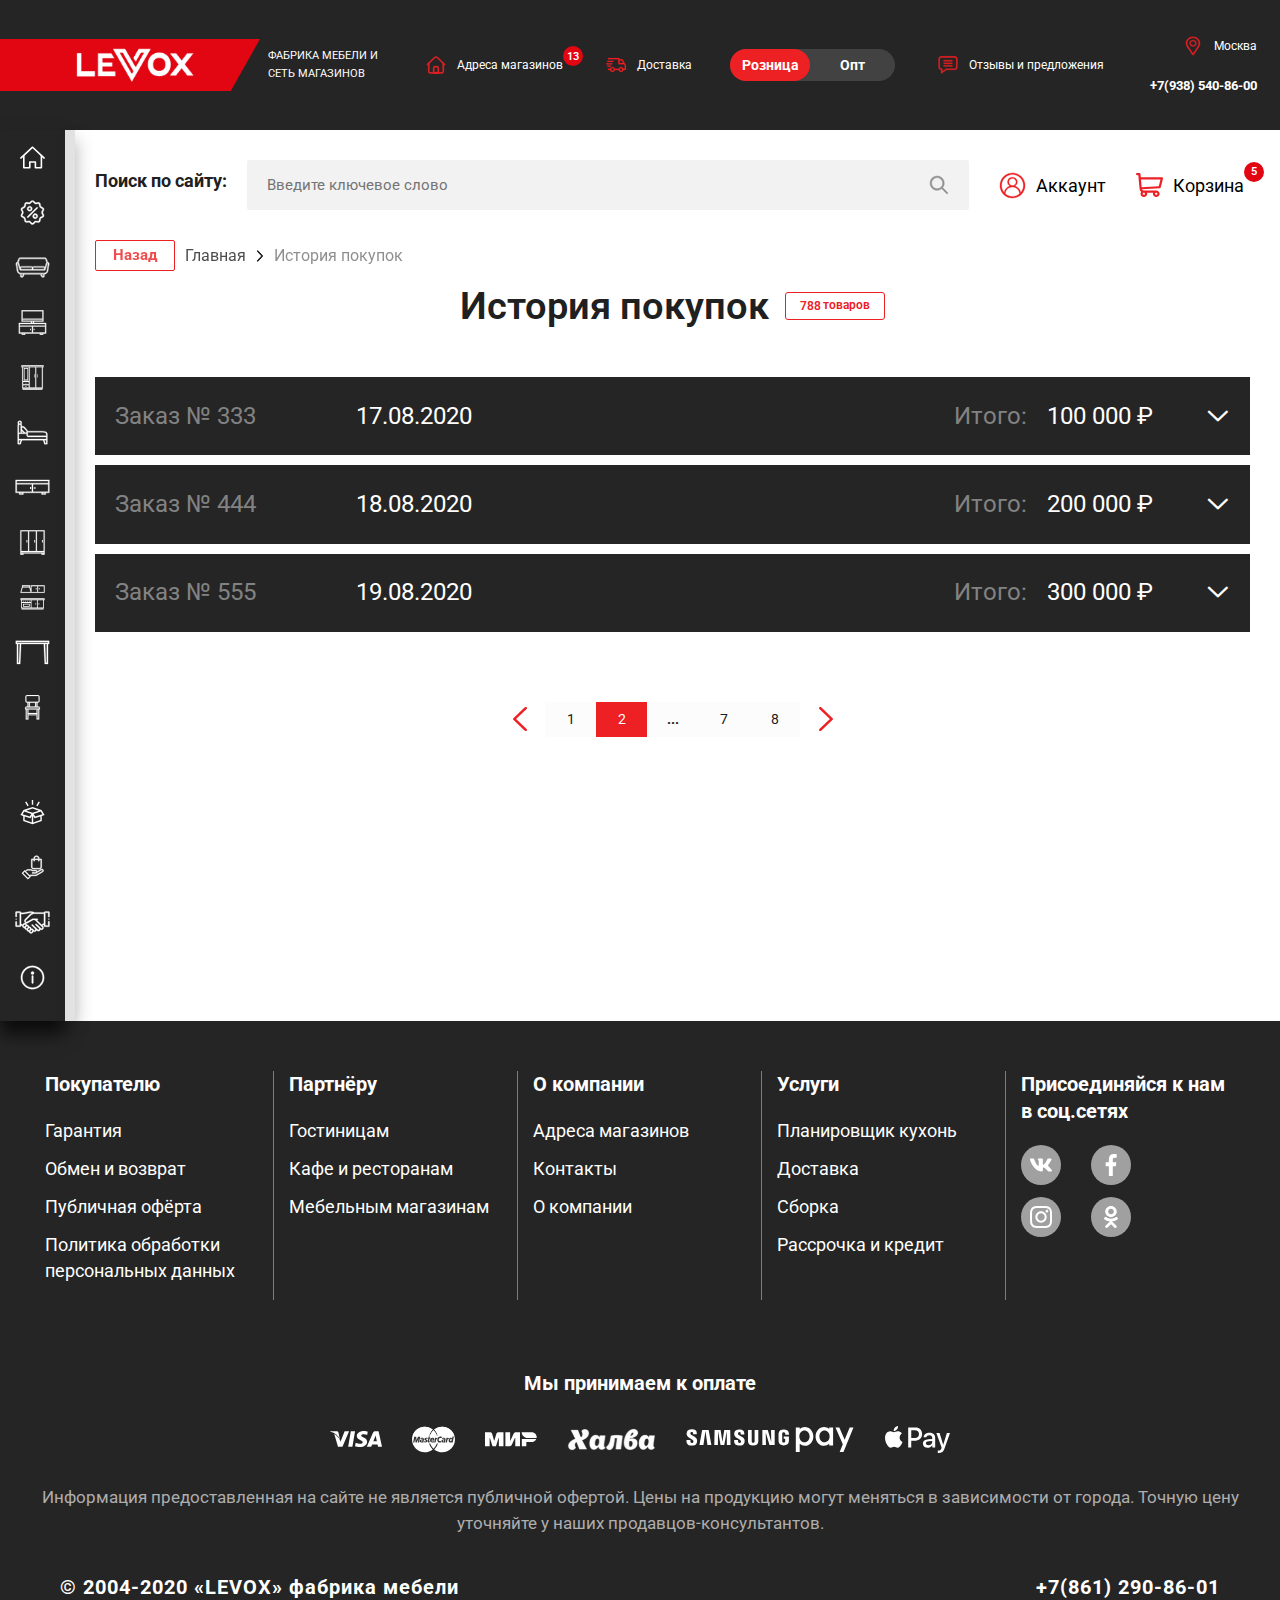
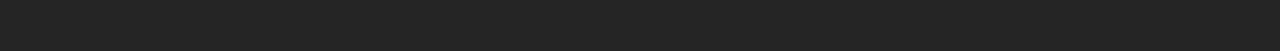
<file: order-history.html>
<!DOCTYPE html>
<html lang="en">
<head>
    <meta charset="UTF-8">
    <meta name='viewport' content='width=device-width, initial-scale=1.0, maximum-scale=1.0, user-scalable=0' />
    <meta name="format-detection" content="telephone=no">
    <title>Levox</title>
    <link rel="stylesheet" href="./css/main.css">
    <link rel="stylesheet" href="./css/index.css">
    <link rel="stylesheet" href="./css/breadcrumbs.css">
    <link rel="stylesheet" href="./css/responsive.css">
    <link rel="stylesheet" href="./css/order-history.css">
    <link rel="stylesheet" href="https://maxcdn.bootstrapcdn.com/bootstrap/4.0.0/css/bootstrap.min.css" integrity="sha384-Gn5384xqQ1aoWXA+058RXPxPg6fy4IWvTNh0E263XmFcJlSAwiGgFAW/dAiS6JXm" crossorigin="anonymous">

    <script src="./js/jquery.js"></script>
    <script src="https://maxcdn.bootstrapcdn.com/bootstrap/4.0.0/js/bootstrap.min.js" integrity="sha384-JZR6Spejh4U02d8jOt6vLEHfe/JQGiRRSQQxSfFWpi1MquVdAyjUar5+76PVCmYl" crossorigin="anonymous"></script>
    <script src="./js/index.js" async></script>
    <script src="./js/order-history.js" async></script>
</head>
<body class="non-home-page">
<div class="page-wrapper">
    <div class="header" id="myHeader">
        <div class="header-container">
            <div class="logo d-flex align-items-center">
                <a href="index.html">
                    <img src="./assets/images/logo.png" alt="">
                </a>
            </div>
            <div class="header-links">
                <div class="nav-container">
                    <ul class="nav-bar">
                        <li class="nav-link link-factory">
                            <a href="#">
                                <span>Фабрика мебели и сеть магазинов</span>
                            </a>
                        </li>
                        <li class="nav-link link-address">
                            <a href="address.html">
                                <img src="./assets/icons/home.svg" alt="">
                                <span class="nav-address-title">Адреса магазинов
                                    <span class="count">13</span>
                                </span>
                            </a>
                        </li>
                        <li class="nav-link link-delivery">
                            <a href="">
                                <img src="./assets/icons/truck.svg" alt="">
                                <span>Доставка</span>
                            </a>
                        </li>
                        <li class="nav-link switch-checkbox">
                            <label class="switch">
                                <input type="checkbox" id="switch-id">
                                <span for="switch-id" class="slider round"></span>
                            </label>
                        </li>
                        <li class="nav-link link-review">
                            <a data-toggle="modal" data-target="#reviewModal" href="#">
                                <img src="./assets/icons/comment.svg" alt="">
                                <span>Отзывы и предложения</span>
                            </a>
                        </li>
                        <li class="nav-link link-info">
                            <div class="header-contact">
                                <div class="location">
                                    <a data-toggle="modal" data-target="#headerAddressModal" href="#" class="location btn-address d-flex align-items-center justify-content-center">
                                        <img src="./assets/icons/location.svg" alt="">
                                        <span>Москва</span>
                                    </a>
                                </div>
                                <div class="phone-number"><a href="tel:+79385408600">+7(938) 540-86-00</a></div>
                            </div>
                        </li>
                    </ul>
                </div>
            </div>
        </div>
    </div>
    <div class="page-content d-flex">
        <div class="header-mobile justify-content-between">
            <div class="logo d-flex align-items-center">
                <img src="./assets/images/logo.png" alt="">
            </div>
            <div class="header-links-menu d-flex justify-content-between">
                <div class="nav-container-mobile d-flex align-items-center">
                    <ul class="nav-bar d-flex align-items-center justify-content-center">
                        <li class="small-nav-link-icon">
                            <a data-toggle="modal" data-target="#headerAddressModal" href="#" class="location btn-address d-flex align-items-center justify-content-center">
                                <img src="./assets/icons/location-white.svg" alt="">
                            </a>
                        </li>
                        <li class="small-nav-link-icon">
                            <a href="#">
                                <img src="./assets/icons/phone.svg" alt="">
                            </a>
                        </li>
                        <li class="small-nav-link-icon">
                            <a href="#">
                                <img src="./assets/icons/basket-white.svg" alt="">
                                <span class="count d-flex align-items-center justify-content-center">5</span>
                            </a>
                        </li>
                    </ul>
                </div>
                <div class="menu d-flex align-items-center" id="menu-button-open" onclick="openCloseSideMenu()">
                    <img id="menu-open-close-icon" src="./assets/icons/menu.svg" alt="">
                </div>
            </div>

        </div>
        <div class="side-menu" id="side-menu">
            <div id="side-menu-container" class="side-menu-container">
                <div class="mobile-account-container">
                    <div class="menu-account-container">
                        <a href="#" class="side-menu-account">
                            <span class="profileimage">
                                <img src="assets/images/profileimage.jpeg" />
                            </span>
                            <span class="user-name">Анна Васильченко</span>
                        </a>
                    </div>

                    <div class="nav-link switch-checkbox justify-content-center">
                        <label class="switch">
                            <input type="checkbox" id="switch-id-mobile">
                            <span for="switch-id-mobile" class="slider round"></span>
                        </label>
                    </div>
                </div>
                <ul class="side-menu-top">
                    <li class="home-page">
                        <a href="index.html">
                            <div class="side-menu-img"><img class="side-menu-icon" src="./assets/icons/side-menu/home.svg" alt=""></div>
                            <span class="side-menu-title justify-content-between d-flex align-items-center">Главная</span>
                        </a>
                    </li>
                    <li>

                        <a href="#">
                            <div class="side-menu-img"><img class="side-menu-icon" src="./assets/icons/side-menu/sale.svg" alt=""></div>
                            <span class="side-menu-title justify-content-between d-flex align-items-center" menu-sub="menu-sub-1"><span>Акции</span>
                                <img class="arrow" src="./assets/icons/side-menu/right-arrow.svg" alt="">
                            </span>
                        </a>
                    </li>
                    <li>

                        <a href="#">
                            <div class="side-menu-img"><img class="side-menu-icon" src="./assets/icons/side-menu/sofa.svg" alt=""></div>
                            <span class="side-menu-title justify-content-between d-flex align-items-center" menu-sub="menu-sub-2"><span>Мягкая мебель</span>
                                <img class="arrow" src="./assets/icons/side-menu/right-arrow.svg" alt="">
                            </span>
                        </a>
                    </li>
                    <li>
                        <a href="#">
                            <div class="side-menu-img"><img class="side-menu-icon" src="./assets/icons/side-menu/living-room.svg" alt=""></div>
                            <span class="side-menu-title justify-content-between d-flex align-items-center" menu-sub="menu-sub-3"><span>Гостиная</span>
                                <img class="arrow" src="./assets/icons/side-menu/right-arrow.svg" alt="">
                            </span>
                        </a>
                    </li>
                    <li>
                        <a href="#">
                            <div class="side-menu-img"><img class="side-menu-icon" src="./assets/icons/side-menu/entrance-hall.svg" alt=""></div>
                            <span class="side-menu-title justify-content-between d-flex align-items-center" menu-sub="menu-sub-4"><span>Прихожая</span>
                                <img class="arrow" src="./assets/icons/side-menu/right-arrow.svg" alt="">
                            </span>
                        </a>
                    </li>
                    <li>
                        <a href="#">
                            <div class="side-menu-img"><img class="side-menu-icon" src="./assets/icons/side-menu/bedroom.svg" alt=""></div>
                            <span class="side-menu-title justify-content-between d-flex align-items-center" menu-sub="menu-sub-5"><span>Спальня</span>
                                <img class="arrow" src="./assets/icons/side-menu/right-arrow.svg" alt="">
                            </span>
                        </a>
                    </li>
                    <li>
                        <a href="#">
                            <div class="side-menu-img"><img class="side-menu-icon" src="./assets/icons/side-menu/boards-and-beds.svg" alt=""></div>
                            <span class="side-menu-title justify-content-between d-flex align-items-center" menu-sub="menu-sub-6"><span>Тумбы и комоды</span>
                                <img class="arrow" src="./assets/icons/side-menu/right-arrow.svg" alt="">
                            </span>
                        </a>
                    </li>
                    <li>
                        <a href="#">
                            <div class="side-menu-img"><img class="side-menu-icon" src="./assets/icons/side-menu/cabinets-and-racks.svg" alt=""></div>
                            <span class="side-menu-title justify-content-between d-flex align-items-center" menu-sub="menu-sub-7"><span>Шкафы и стеллажи</span>
                                <img class="arrow" src="./assets/icons/side-menu/right-arrow.svg" alt="">
                            </span>
                        </a>
                    </li>
                    <li>
                        <a href="#">
                            <div class="side-menu-img"><img class="side-menu-icon" src="./assets/icons/side-menu/kitchen.svg" alt=""></div>
                            <span class="side-menu-title justify-content-between d-flex align-items-center" menu-sub="menu-sub-8"><span>Кухня</span>
                                <img class="arrow" src="./assets/icons/side-menu/right-arrow.svg" alt="">
                            </span>
                        </a>
                    </li>
                    <li>
                        <a href="#">
                            <div class="side-menu-img"><img class="side-menu-icon" src="./assets/icons/side-menu/tables.svg" alt=""></div>
                            <span class="side-menu-title justify-content-between d-flex align-items-center" menu-sub="menu-sub-9"><span>Столы</span>
                                <img class="arrow" src="./assets/icons/side-menu/right-arrow.svg" alt="">
                            </span>
                        </a>
                    </li>
                    <li>
                        <a href="#">
                            <div class="side-menu-img"><img class="side-menu-icon" src="./assets/icons/side-menu/chairs.svg" alt=""></div>
                            <span class="side-menu-title justify-content-between d-flex align-items-center" menu-sub="menu-sub-10"><span>Стулья и табуреты</span>
                                <img class="arrow" src="./assets/icons/side-menu/right-arrow.svg" alt="">
                            </span>
                        </a>
                    </li>
                </ul>
                <ul class="side-menu-bottom">
                    <li>
                        <a href="#">
                            <div class="side-menu-img"><img class="side-menu-icon" src="./assets/icons/side-menu/star.svg" alt=""></div>
                            <span class="side-menu-title justify-content-between d-flex align-items-center" menu-sub="menu-sub-services"><span>Услуги</span>
                                <img class="arrow" src="./assets/icons/side-menu/right-arrow.svg" alt="">
                            </span>
                        </a>
                    </li>
                    <li>
                        <a href="#">
                            <div class="side-menu-img"><img class="side-menu-icon" src="./assets/icons/side-menu/sales.svg" alt=""></div>
                            <span class="side-menu-title justify-content-between d-flex align-items-center" menu-sub="menu-sub-buyers"><span>Покупателю</span>
                                <img class="arrow" src="./assets/icons/side-menu/right-arrow.svg" alt="">
                            </span>
                        </a>
                    </li>
                    <li>
                        <a href="#">
                            <div class="side-menu-img"><img class="side-menu-icon" src="./assets/icons/side-menu/partner.svg" alt=""></div>
                            <span class="side-menu-title justify-content-between d-flex align-items-center" menu-sub="menu-sub-partners"><span>Партнёру</span>
                                <img class="arrow" src="./assets/icons/side-menu/right-arrow.svg" alt="">
                            </span>
                        </a>
                    </li>
                    <li>
                        <a href="#">
                            <div class="side-menu-img"><img class="side-menu-icon" src="./assets/icons/side-menu/about.svg" alt=""></div>
                            <span class="side-menu-title justify-content-between d-flex align-items-center" menu-sub="menu-sub-about"><span>О компании</span>
                                <img class="arrow" src="./assets/icons/side-menu/right-arrow.svg" alt="">
                            </span>
                        </a>
                    </li>
                </ul>
            </div>
            <div id="menu-sub-1" class="menu-sub">
                <div class="menu-sub-close"><span class="close-sub"></span><span class="back-sub"><span><img src="assets/icons/red-prev.svg"></span>Назад</span></div>
                <div class="menu-sub-title"><a href="" target="_blanck"><span>Акции</span></a></div>
                <div class="menu-sub-content">
                    <ul>
                        <li>
                            <a href="#">
                                <span><img src="assets/icons/sub-menu/sub-icon-1.svg"></span>
                                <span>Диваны модульные</span>
                            </a>
                        </li>
                        <li>
                            <a href="#">
                                <span><img src="assets/icons/sub-menu/sub-icon-2.svg"></span>
                                <span>Диваны детские</span>
                            </a>
                        </li>
                        <li>
                            <a href="#">
                                <span><img src="assets/icons/sub-menu/sub-icon-3.svg"></span>
                                <span>Диваны HoReCa</span>
                            </a>
                        </li>
                        <li>
                            <a href="#">
                                <span><img src="assets/icons/sub-menu/sub-icon-4.svg"></span>
                                <span>Угловые диваны</span>
                            </a>
                        </li>
                        <li>
                            <a href="#">
                                <span><img src="assets/icons/sub-menu/sub-icon-5.svg"></span>
                                <span>Прямые диваны</span>
                            </a>
                        </li>
                        <li>
                            <a href="#">
                                <span><img src="assets/icons/sub-menu/sub-icon-6.svg"></span>
                                <span>Кресла</span>
                            </a>
                        </li>
                        <li>
                            <a href="#">
                                <span><img src="assets/icons/sub-menu/sub-icon-7.svg"></span>
                                <span>Диваны наборы</span>
                            </a>
                        </li>
                    </ul>
                </div>
            </div>
            <div id="menu-sub-2" class="menu-sub">
                <div class="menu-sub-close"><span class="close-sub"></span><span class="back-sub"><span><img src="assets/icons/red-prev.svg"></span>Назад</span></div>
                <div class="menu-sub-title"><a href="./soft-furniture.html"><span>Мягкая мебель</span></a></div>
                <div class="menu-sub-content">
                    <ul>
                        <li>
                            <a href="#">
                                <span><img src="assets/icons/sub-menu/sub-icon-1.svg"></span>
                                <span>Диваны модульные</span>
                            </a>
                        </li>
                        <li>
                            <a href="#">
                                <span><img src="assets/icons/sub-menu/sub-icon-2.svg"></span>
                                <span>Диваны детские</span>
                            </a>
                        </li>
                        <li>
                            <a href="#">
                                <span><img src="assets/icons/sub-menu/sub-icon-3.svg"></span>
                                <span>Диваны HoReCa</span>
                            </a>
                        </li>
                        <li>
                            <a href="#">
                                <span><img src="assets/icons/sub-menu/sub-icon-4.svg"></span>
                                <span>Угловые диваны</span>
                            </a>
                        </li>
                        <li>
                            <a href="#">
                                <span><img src="assets/icons/sub-menu/sub-icon-5.svg"></span>
                                <span>Прямые диваны</span>
                            </a>
                        </li>
                        <li>
                            <a href="#">
                                <span><img src="assets/icons/sub-menu/sub-icon-6.svg"></span>
                                <span>Кресла</span>
                            </a>
                        </li>
                        <li>
                            <a href="#">
                                <span><img src="assets/icons/sub-menu/sub-icon-7.svg"></span>
                                <span>Диваны наборы</span>
                            </a>
                        </li>
                    </ul>
                </div>
            </div>
            <div id="menu-sub-3" class="menu-sub">
                <div class="menu-sub-close"><span class="close-sub"></span><span class="back-sub"><span><img src="assets/icons/red-prev.svg"></span>Назад</span></div>
                <div class="menu-sub-title"><a href="#"><span>Гостиная</span></a></div>
                <div class="menu-sub-content">
                    <ul>
                        <li>
                            <a href="#">
                                <span><img src="assets/icons/sub-menu/sub-icon-1.svg"></span>
                                <span>Диваны модульные</span>
                            </a>
                        </li>
                        <li>
                            <a href="#">
                                <span><img src="assets/icons/sub-menu/sub-icon-2.svg"></span>
                                <span>Диваны детские</span>
                            </a>
                        </li>
                        <li>
                            <a href="#">
                                <span><img src="assets/icons/sub-menu/sub-icon-3.svg"></span>
                                <span>Диваны HoReCa</span>
                            </a>
                        </li>
                        <li>
                            <a href="#">
                                <span><img src="assets/icons/sub-menu/sub-icon-4.svg"></span>
                                <span>Угловые диваны</span>
                            </a>
                        </li>
                        <li>
                            <a href="#">
                                <span><img src="assets/icons/sub-menu/sub-icon-5.svg"></span>
                                <span>Прямые диваны</span>
                            </a>
                        </li>
                        <li>
                            <a href="#">
                                <span><img src="assets/icons/sub-menu/sub-icon-6.svg"></span>
                                <span>Кресла</span>
                            </a>
                        </li>
                        <li>
                            <a href="#">
                                <span><img src="assets/icons/sub-menu/sub-icon-7.svg"></span>
                                <span>Диваны наборы</span>
                            </a>
                        </li>
                    </ul>
                </div>
            </div>
            <div id="menu-sub-4" class="menu-sub">
                <div class="menu-sub-close"><span class="close-sub"></span><span class="back-sub"><span><img src="assets/icons/red-prev.svg"></span>Назад</span></div>
                <div class="menu-sub-title"><a href="#"><span>Прихожая</span></a></div>
                <div class="menu-sub-content">
                    <ul>
                        <li>
                            <a href="#">
                                <span><img src="assets/icons/sub-menu/sub-icon-1.svg"></span>
                                <span>Диваны модульные</span>
                            </a>
                        </li>
                        <li>
                            <a href="#">
                                <span><img src="assets/icons/sub-menu/sub-icon-2.svg"></span>
                                <span>Диваны детские</span>
                            </a>
                        </li>
                        <li>
                            <a href="#">
                                <span><img src="assets/icons/sub-menu/sub-icon-3.svg"></span>
                                <span>Диваны HoReCa</span>
                            </a>
                        </li>
                        <li>
                            <a href="#">
                                <span><img src="assets/icons/sub-menu/sub-icon-4.svg"></span>
                                <span>Угловые диваны</span>
                            </a>
                        </li>
                        <li>
                            <a href="#">
                                <span><img src="assets/icons/sub-menu/sub-icon-5.svg"></span>
                                <span>Прямые диваны</span>
                            </a>
                        </li>
                        <li>
                            <a href="#">
                                <span><img src="assets/icons/sub-menu/sub-icon-6.svg"></span>
                                <span>Кресла</span>
                            </a>
                        </li>
                        <li>
                            <a href="#">
                                <span><img src="assets/icons/sub-menu/sub-icon-7.svg"></span>
                                <span>Диваны наборы</span>
                            </a>
                        </li>
                    </ul>
                </div>
            </div>
            <div id="menu-sub-5" class="menu-sub">
                <div class="menu-sub-close"><span class="close-sub"></span><span class="back-sub"><span><img src="assets/icons/red-prev.svg"></span>Назад</span></div>
                <div class="menu-sub-title"><a href="#"><span>Спальня</span></a></div>
                <div class="menu-sub-content">
                    <ul>
                        <li>
                            <a href="#">
                                <span><img src="assets/icons/sub-menu/sub-icon-1.svg"></span>
                                <span>Диваны модульные</span>
                            </a>
                        </li>
                        <li>
                            <a href="#">
                                <span><img src="assets/icons/sub-menu/sub-icon-2.svg"></span>
                                <span>Диваны детские</span>
                            </a>
                        </li>
                        <li>
                            <a href="#">
                                <span><img src="assets/icons/sub-menu/sub-icon-3.svg"></span>
                                <span>Диваны HoReCa</span>
                            </a>
                        </li>
                        <li>
                            <a href="#">
                                <span><img src="assets/icons/sub-menu/sub-icon-4.svg"></span>
                                <span>Угловые диваны</span>
                            </a>
                        </li>
                        <li>
                            <a href="#">
                                <span><img src="assets/icons/sub-menu/sub-icon-5.svg"></span>
                                <span>Прямые диваны</span>
                            </a>
                        </li>
                        <li>
                            <a href="#">
                                <span><img src="assets/icons/sub-menu/sub-icon-6.svg"></span>
                                <span>Кресла</span>
                            </a>
                        </li>
                        <li>
                            <a href="#">
                                <span><img src="assets/icons/sub-menu/sub-icon-7.svg"></span>
                                <span>Диваны наборы</span>
                            </a>
                        </li>
                    </ul>
                </div>
            </div>
            <div id="menu-sub-6" class="menu-sub">
                <div class="menu-sub-close"><span class="close-sub"></span><span class="back-sub"><span><img src="assets/icons/red-prev.svg"></span>Назад</span></div>
                <div class="menu-sub-title"><a href="#"><span>Тумбы и комоды</span></a></div>
                <div class="menu-sub-content">
                    <ul>
                        <li>
                            <a href="#">
                                <span><img src="assets/icons/sub-menu/sub-icon-1.svg"></span>
                                <span>Диваны модульные</span>
                            </a>
                        </li>
                        <li>
                            <a href="#">
                                <span><img src="assets/icons/sub-menu/sub-icon-2.svg"></span>
                                <span>Диваны детские</span>
                            </a>
                        </li>
                        <li>
                            <a href="#">
                                <span><img src="assets/icons/sub-menu/sub-icon-3.svg"></span>
                                <span>Диваны HoReCa</span>
                            </a>
                        </li>
                        <li>
                            <a href="#">
                                <span><img src="assets/icons/sub-menu/sub-icon-4.svg"></span>
                                <span>Угловые диваны</span>
                            </a>
                        </li>
                        <li>
                            <a href="#">
                                <span><img src="assets/icons/sub-menu/sub-icon-5.svg"></span>
                                <span>Прямые диваны</span>
                            </a>
                        </li>
                        <li>
                            <a href="#">
                                <span><img src="assets/icons/sub-menu/sub-icon-6.svg"></span>
                                <span>Кресла</span>
                            </a>
                        </li>
                        <li>
                            <a href="#">
                                <span><img src="assets/icons/sub-menu/sub-icon-7.svg"></span>
                                <span>Диваны наборы</span>
                            </a>
                        </li>
                    </ul>
                </div>
            </div>
            <div id="menu-sub-7" class="menu-sub">
                <div class="menu-sub-close"><span class="close-sub"></span><span class="back-sub"><span><img src="assets/icons/red-prev.svg"></span>Назад</span></div>
                <div class="menu-sub-title"><a href="#"><span>Шкафы и стеллажи</span></a></div>
                <div class="menu-sub-content">
                    <ul>
                        <li>
                            <a href="#">
                                <span><img src="assets/icons/sub-menu/sub-icon-1.svg"></span>
                                <span>Диваны модульные</span>
                            </a>
                        </li>
                        <li>
                            <a href="#">
                                <span><img src="assets/icons/sub-menu/sub-icon-2.svg"></span>
                                <span>Диваны детские</span>
                            </a>
                        </li>
                        <li>
                            <a href="#">
                                <span><img src="assets/icons/sub-menu/sub-icon-3.svg"></span>
                                <span>Диваны HoReCa</span>
                            </a>
                        </li>
                        <li>
                            <a href="#">
                                <span><img src="assets/icons/sub-menu/sub-icon-4.svg"></span>
                                <span>Угловые диваны</span>
                            </a>
                        </li>
                        <li>
                            <a href="#">
                                <span><img src="assets/icons/sub-menu/sub-icon-5.svg"></span>
                                <span>Прямые диваны</span>
                            </a>
                        </li>
                        <li>
                            <a href="#">
                                <span><img src="assets/icons/sub-menu/sub-icon-6.svg"></span>
                                <span>Кресла</span>
                            </a>
                        </li>
                        <li>
                            <a href="#">
                                <span><img src="assets/icons/sub-menu/sub-icon-7.svg"></span>
                                <span>Диваны наборы</span>
                            </a>
                        </li>
                    </ul>
                </div>
            </div>
            <div id="menu-sub-8" class="menu-sub">
                <div class="menu-sub-close"><span class="close-sub"></span><span class="back-sub"><span><img src="assets/icons/red-prev.svg"></span>Назад</span></div>
                <div class="menu-sub-title"><a href="#"><span>Кухня</span></a></div>
                <div class="menu-sub-content">
                    <ul>
                        <li>
                            <a href="#">
                                <span><img src="assets/icons/sub-menu/sub-icon-1.svg"></span>
                                <span>Диваны модульные</span>
                            </a>
                        </li>
                        <li>
                            <a href="#">
                                <span><img src="assets/icons/sub-menu/sub-icon-2.svg"></span>
                                <span>Диваны детские</span>
                            </a>
                        </li>
                        <li>
                            <a href="#">
                                <span><img src="assets/icons/sub-menu/sub-icon-3.svg"></span>
                                <span>Диваны HoReCa</span>
                            </a>
                        </li>
                        <li>
                            <a href="#">
                                <span><img src="assets/icons/sub-menu/sub-icon-4.svg"></span>
                                <span>Угловые диваны</span>
                            </a>
                        </li>
                        <li>
                            <a href="#">
                                <span><img src="assets/icons/sub-menu/sub-icon-5.svg"></span>
                                <span>Прямые диваны</span>
                            </a>
                        </li>
                        <li>
                            <a href="#">
                                <span><img src="assets/icons/sub-menu/sub-icon-6.svg"></span>
                                <span>Кресла</span>
                            </a>
                        </li>
                        <li>
                            <a href="#">
                                <span><img src="assets/icons/sub-menu/sub-icon-7.svg"></span>
                                <span>Диваны наборы</span>
                            </a>
                        </li>
                    </ul>
                </div>
            </div>
            <div id="menu-sub-9" class="menu-sub">
                <div class="menu-sub-close"><span class="close-sub"></span><span class="back-sub"><span><img src="assets/icons/red-prev.svg"></span>Назад</span></div>
                <div class="menu-sub-title"><a href="#"><span>Столы</span></a></div>
                <div class="menu-sub-content">
                    <ul>
                        <li>
                            <a href="#">
                                <span><img src="assets/icons/sub-menu/sub-icon-1.svg"></span>
                                <span>Диваны модульные</span>
                            </a>
                        </li>
                        <li>
                            <a href="#">
                                <span><img src="assets/icons/sub-menu/sub-icon-2.svg"></span>
                                <span>Диваны детские</span>
                            </a>
                        </li>
                        <li>
                            <a href="#">
                                <span><img src="assets/icons/sub-menu/sub-icon-3.svg"></span>
                                <span>Диваны HoReCa</span>
                            </a>
                        </li>
                        <li>
                            <a href="#">
                                <span><img src="assets/icons/sub-menu/sub-icon-4.svg"></span>
                                <span>Угловые диваны</span>
                            </a>
                        </li>
                        <li>
                            <a href="#">
                                <span><img src="assets/icons/sub-menu/sub-icon-5.svg"></span>
                                <span>Прямые диваны</span>
                            </a>
                        </li>
                        <li>
                            <a href="#">
                                <span><img src="assets/icons/sub-menu/sub-icon-6.svg"></span>
                                <span>Кресла</span>
                            </a>
                        </li>
                        <li>
                            <a href="#">
                                <span><img src="assets/icons/sub-menu/sub-icon-7.svg"></span>
                                <span>Диваны наборы</span>
                            </a>
                        </li>
                    </ul>
                </div>
            </div>
            <div id="menu-sub-10" class="menu-sub">
                <div class="menu-sub-close"><span class="close-sub"></span><span class="back-sub"><span><img src="assets/icons/red-prev.svg"></span>Назад</span></div>
                <div class="menu-sub-title"><a href="#"><span>Стулья и табуреты</span></a></div>
                <div class="menu-sub-content">
                    <ul>
                        <li>
                            <a href="#">
                                <span><img src="assets/icons/sub-menu/sub-icon-1.svg"></span>
                                <span>Диваны модульные</span>
                            </a>
                        </li>
                        <li>
                            <a href="#">
                                <span><img src="assets/icons/sub-menu/sub-icon-2.svg"></span>
                                <span>Диваны детские</span>
                            </a>
                        </li>
                        <li>
                            <a href="#">
                                <span><img src="assets/icons/sub-menu/sub-icon-3.svg"></span>
                                <span>Диваны HoReCa</span>
                            </a>
                        </li>
                        <li>
                            <a href="#">
                                <span><img src="assets/icons/sub-menu/sub-icon-4.svg"></span>
                                <span>Угловые диваны</span>
                            </a>
                        </li>
                        <li>
                            <a href="#">
                                <span><img src="assets/icons/sub-menu/sub-icon-5.svg"></span>
                                <span>Прямые диваны</span>
                            </a>
                        </li>
                        <li>
                            <a href="#">
                                <span><img src="assets/icons/sub-menu/sub-icon-6.svg"></span>
                                <span>Кресла</span>
                            </a>
                        </li>
                        <li>
                            <a href="#">
                                <span><img src="assets/icons/sub-menu/sub-icon-7.svg"></span>
                                <span>Диваны наборы</span>
                            </a>
                        </li>
                    </ul>
                </div>
            </div>

            <div id="menu-sub-services" class="menu-sub menu-sub-bottom">
                <div class="menu-sub-close"><span class="close-sub"></span><span class="back-sub"><span><img src="assets/icons/red-prev.svg"></span>Назад</span></div>
                <div class="menu-sub-title"><a href="#"><span>Услуги</span></a></div>
                <div class="menu-sub-content">
                    <ul>
                        <li>
                            <a href="#">
                                <span>Доставка</span>
                            </a>
                        </li>
                        <li>
                            <a href="#">
                                <span>Сборка</span>
                            </a>
                        </li>
                        <li>
                            <a href="#">
                                <span>Рассрочка и кредит</span>
                            </a>
                        </li>
                    </ul>
                </div>
            </div>
            <div id="menu-sub-buyers" class="menu-sub menu-sub-bottom">
                <div class="menu-sub-close"><span class="close-sub"></span><span class="back-sub"><span><img src="assets/icons/red-prev.svg"></span>Назад</span></div>
                <div class="menu-sub-title"><a href="#"><span>Покупателю</span></a></div>
                <div class="menu-sub-content">
                    <ul>
                        <li>
                            <a href="#">
                                <span>Гарантия</span>
                            </a>
                        </li>
                        <li>
                            <a href="#">
                                <span>Обмен и возврат</span>
                            </a>
                        </li>
                        <li>
                            <a href="#">
                                <span>Публичная офёрта</span>
                            </a>
                        </li>
                        <li>
                            <a href="#">
                                <span>Политика обработки персональных данных</span>
                            </a>
                        </li>
                        <li>
                            <a href="#">
                                <span>Согласие на обработку персональных данных</span>
                            </a>
                        </li>
                    </ul>
                </div>
            </div>
            <div id="menu-sub-partners" class="menu-sub menu-sub-bottom">
                <div class="menu-sub-close"><span class="close-sub"></span><span class="back-sub"><span><img src="assets/icons/red-prev.svg"></span>Назад</span></div>
                <div class="menu-sub-title"><a href="#"><span>Партнёру</span></a></div>
                <div class="menu-sub-content">
                    <ul>
                        <li>
                            <a href="#">
                                <span>Гостиницам</span>
                            </a>
                        </li>
                        <li>
                            <a href="#">
                                <span>Кафе и ресторанам</span>
                            </a>
                        </li>
                        <li>
                            <a href="#">
                                <span>Мебельным магазинам</span>
                            </a>
                        </li>
                    </ul>
                </div>
            </div>
            <div id="menu-sub-about" class="menu-sub menu-sub-bottom">
                <div class="menu-sub-close"><span class="close-sub"></span><span class="back-sub"><span><img src="assets/icons/red-prev.svg"></span>Назад</span></div>
                <div class="menu-sub-title"><a href="#"><span>О компании</span></a></div>
                <div class="menu-sub-content">
                    <ul>
                        <li>
                            <a href="address.html">
                                <span>Адреса магазинов</span>
                            </a>
                        </li>
                        <li>
                            <a href="#">
                                <span>Контакты</span>
                            </a>
                        </li>
                        <li>
                            <a href="#">
                                <span>О компании</span>
                            </a>
                        </li>
                    </ul>
                </div>
            </div>
        </div>
        <div class="main">
            <div id="account" class="page account">
                <div class="search-block">
                    <div class="form-group">
                        <label for="search">Поиск по сайту:</label>
                        <input type="text" id="search" name="search" placeholder="Введите ключевое слово">
                        <img src="./assets/icons/search.svg" alt="" class="search-icon">
                    </div>
                    <div class="search-block-link">
                        <a href="account.html">
                            <img src="./assets/icons/account.svg" alt="">
                            <span>Аккаунт</span>
                        </a>
                        <a href="cart.html">
                            <img src="./assets/icons/basket.svg" alt="">
                            <span class="cart-count-container">Корзина<span class="count">5</span></span>
                        </a>
                    </div>
                </div>
                <div class="breadcrumbs-block">
                    <nav class="breadcrumbs-nav">
                        <ul class="d-flex align-items-center">
                            <li class="back"><a href="#"><span>Назад</span></a></li>
                            <li class=""><a href="#"><span>Главная</span></a><span class="right-arrow"><img src="./assets/icons/side-menu/black-right-arrow.svg" alt=""></span></li>
                            <li class="active"><a href="#"><span>История покупок</span></a><span class="right-arrow"><img src="./assets/icons/side-menu/black-right-arrow.svg" alt=""></span></li>
                        </ul>
                    </nav>
                </div>
                <div class="order-history-container">
                    <div class="w-100 d-flex flex-column align-items-center">
                        <div class="page-cat-title d-flex justify-content-center align-items-center">
                            <span class="cat-name">История покупок</span>
                            <div class="product-count">
                                <span class="count-container">
                                    <span>788</span> товаров
                                </span>
                            </div>
                        </div>
                    </div>

                    <div class="order-dropdown-container">
                        <div class="order-dropdown-toggle d-flex align-items-center justify-content-between">
                            <div class="order-history-order d-flex flex-wrap">
                                <label>Заказ № <span>333</span></label>
                                <span>17.08.2020</span>
                            </div>
                            <div class="order-history-price-container">
                                <div class="order-history-price d-flex flex-wrap">
                                    <label>Итого:</label>
                                    <span>100 000 ₽</span>
                                </div>
                            </div>
                        </div>
                        <div class="order-dropdown">
                            <div id="promotions" class="promotions card-block row">
                                <div class="col-xl-6 col-sm-12 col-lg-12">
                                    <div class="card">
                                        <div class="card-img">
                                            <a href="product-view.html"><img src="./assets/images/sofa.png" alt=""></a>
                                        </div>
                                        <div class="card-name">
                                            <a href="product-view.html"><span>LEVOX РИККАРДО диван угловой (витал плюм)</span></a>
                                        </div>
                                        <div class="card-content">
                                            <div class="card-price">
                                                <div class="item">
                                                    <div class="price-label"><span>розничная цена</span></div>
                                                    <div class="price-container">
                                                        <span class="special-price">
                                                            <span>32.759 ₽</span>
                                                        </span>
                                                    </div>
                                                </div>
                                            </div>
                                            <div class="review-button-container">
                                                <a data-toggle="modal" data-target="#reviewModal" href="#" class="btn-review d-flex align-items-center justify-content-center">
                                                    <span>Написать отзыв</span>
                                                </a>
                                            </div>
                                        </div>
                                    </div>
                                </div>
                                <div class="col-xl-6 col-sm-12 col-lg-12">
                                    <div class="card">
                                        <div class="card-img">
                                            <a href="product-view.html"><img src="./assets/images/sofa.png" alt=""></a>
                                        </div>
                                        <div class="card-name">
                                            <a href="product-view.html"><span>LEVOX РИККАРДО диван угловой (витал плюм)</span></a>
                                        </div>
                                        <div class="card-content">
                                            <div class="card-price">
                                                <div class="item">
                                                    <div class="price-label"><span>розничная цена</span></div>
                                                    <div class="price-container">
                                                        <span class="special-price">
                                                            <span>32.759 ₽</span>
                                                        </span>
                                                    </div>
                                                </div>
                                            </div>
                                            <div class="review-button-container">
                                                <a data-toggle="modal" data-target="#reviewModal" href="#" class="btn-review d-flex align-items-center justify-content-center">
                                                    <span>Написать отзыв</span>
                                                </a>
                                            </div>
                                        </div>
                                    </div>
                                </div>
                            </div>
                        </div>

                        <div class="order-dropdown-toggle d-flex align-items-center justify-content-between">
                            <div class="order-history-order d-flex flex-wrap">
                                <label>Заказ № <span>444</span></label>
                                <span>18.08.2020</span>
                            </div>
                            <div class="order-history-price-container">
                                <div class="order-history-price d-flex flex-wrap">
                                    <label>Итого:</label>
                                    <span>200 000 ₽</span>
                                </div>
                            </div>
                        </div>
                        <div class="order-dropdown">
                            <div id="promotions" class="promotions card-block row">
                                <div class="col-xl-6 col-sm-12 col-lg-12">
                                    <div class="card">
                                        <div class="card-img">
                                            <a href="product-view.html"><img src="./assets/images/sofa.png" alt=""></a>
                                        </div>
                                        <div class="card-name">
                                            <a href="product-view.html"><span>LEVOX РИККАРДО диван угловой (витал плюм)</span></a>
                                        </div>
                                        <div class="card-content">
                                            <div class="card-price">
                                                <div class="item">
                                                    <div class="price-label"><span>розничная цена</span></div>
                                                    <div class="price-container">
                                                        <span class="special-price">
                                                            <span>32.759 ₽</span>
                                                        </span>
                                                    </div>
                                                </div>
                                            </div>
                                            <div class="review-button-container">
                                                <a data-toggle="modal" data-target="#reviewModal" href="#" class="btn-review d-flex align-items-center justify-content-center">
                                                    <span>Написать отзыв</span>
                                                </a>
                                            </div>
                                        </div>
                                    </div>
                                </div>
                                <div class="col-xl-6 col-sm-12 col-lg-12">
                                    <div class="card">
                                        <div class="card-img">
                                            <a href="product-view.html"><img src="./assets/images/sofa.png" alt=""></a>
                                        </div>
                                        <div class="card-name">
                                            <a href="product-view.html"><span>LEVOX РИККАРДО диван угловой (витал плюм)</span></a>
                                        </div>
                                        <div class="card-content">
                                            <div class="card-price">
                                                <div class="item">
                                                    <div class="price-label"><span>розничная цена</span></div>
                                                    <div class="price-container">
                                                        <span class="special-price">
                                                            <span>32.759 ₽</span>
                                                        </span>
                                                    </div>
                                                </div>
                                            </div>
                                            <div class="review-button-container">
                                                <a data-toggle="modal" data-target="#reviewModal" href="#" class="btn-review d-flex align-items-center justify-content-center">
                                                    <span>Написать отзыв</span>
                                                </a>
                                            </div>
                                        </div>
                                    </div>
                                </div>
                            </div>
                        </div>

                        <div class="order-dropdown-toggle d-flex align-items-center justify-content-between">
                            <div class="order-history-order d-flex flex-wrap">
                                <label>Заказ № <span>555</span></label>
                                <span>19.08.2020</span>
                            </div>
                            <div class="order-history-price-container">
                                <div class="order-history-price d-flex flex-wrap">
                                    <label>Итого:</label>
                                    <span>300 000 ₽</span>
                                </div>
                            </div>
                        </div>
                        <div class="order-dropdown">
                            <div id="promotions" class="promotions card-block row">
                                <div class="col-xl-6 col-sm-12 col-lg-12">
                                    <div class="card">
                                        <div class="card-img">
                                            <a href="product-view.html"><img src="./assets/images/sofa.png" alt=""></a>
                                        </div>
                                        <div class="card-name">
                                            <a href="product-view.html"><span>LEVOX РИККАРДО диван угловой (витал плюм)</span></a>
                                        </div>
                                        <div class="card-content">
                                            <div class="card-price">
                                                <div class="item">
                                                    <div class="price-label"><span>розничная цена</span></div>
                                                    <div class="price-container">
                                                        <span class="special-price">
                                                            <span>32.759 ₽</span>
                                                        </span>
                                                    </div>
                                                </div>
                                            </div>
                                            <div class="review-button-container">
                                                <a data-toggle="modal" data-target="#reviewModal" href="#" class="btn-review d-flex align-items-center justify-content-center">
                                                    <span>Написать отзыв</span>
                                                </a>
                                            </div>
                                        </div>
                                    </div>
                                </div>
                                <div class="col-xl-6 col-sm-12 col-lg-12">
                                    <div class="card">
                                        <div class="card-img">
                                            <a href="product-view.html"><img src="./assets/images/sofa.png" alt=""></a>
                                        </div>
                                        <div class="card-name">
                                            <a href="product-view.html"><span>LEVOX РИККАРДО диван угловой (витал плюм)</span></a>
                                        </div>
                                        <div class="card-content">
                                            <div class="card-price">
                                                <div class="item">
                                                    <div class="price-label"><span>розничная цена</span></div>
                                                    <div class="price-container">
                                                        <span class="special-price">
                                                            <span>32.759 ₽</span>
                                                        </span>
                                                    </div>
                                                </div>
                                            </div>
                                            <div class="review-button-container">
                                                <a data-toggle="modal" data-target="#reviewModal" href="#" class="btn-review d-flex align-items-center justify-content-center">
                                                    <span>Написать отзыв</span>
                                                </a>
                                            </div>
                                        </div>
                                    </div>
                                </div>
                            </div>
                        </div>
                    </div>

                    <div class="pagination-block">
                        <ul class="pagination d-flex align-items-center justify-content-center">
                            <li class="prev"><a href=""><span><img src="assets/icons/red-prev.svg"></span></a></li>
                            <li><a href=""><span>1</span></a></li>
                            <li class="active"><a href=""><span>2</span></a></li>
                            <li class="ellipses"><a href=""><span>...</span></a></li>
                            <li><a href=""><span>7</span></a></li>
                            <li><a href=""><span>8</span></a></li>
                            <li class="next"><a href=""><span><img src="assets/icons/red-next.svg"></span></a></li>
                        </ul>
                    </div>
                </div>
            </div>
            <!-- The Address Modal -->
            <div class="modal header-address-modal" id="headerAddressModal">
                <div class="modal-dialog">
                    <div class="modal-content">
                        <div class="modal-container">
                            <!-- Modal Header -->
                            <div class="modal-header">
                                <span class="modal-title">Укажите или выберете город</span>
                                <a type="button" class="close" data-dismiss="modal"><img src="assets/icons/close.svg"></a>
                            </div>
                            <!-- Modal body -->
                            <div class="modal-body">
                                <div class="modal-body-description">
                                    <span><span class="des-important">Важно!</span> От выбранного города зависят цены, наличие товара, способы доставки и сборки</span>
                                </div>

                                <div class="search-block">
                                    <div class="form-group">
                                        <input type="text" id="search-address" name="search" placeholder="Введите название города"> <img src="./assets/icons/search.svg" alt="" class="search-icon">
                                    </div>
                                </div>

                                <div class="all-addresses">
                                    <div class="fieldset d-flex flex-wrap w-100">
                                        <div class="field">
                                            <div class="radio">
                                                <input id="radio-1" type="radio" name="radio">
                                                <label for="radio-1" class="radio-label">Москва</label>
                                            </div>
                                        </div>
                                        <div class="field">
                                            <div class="radio">
                                                <input id="radio-2" type="radio" name="radio">
                                                <label for="radio-2" class="radio-label">Волгоград</label>
                                            </div>
                                        </div>
                                        <div class="field">
                                            <div class="radio">
                                                <input id="radio-3" type="radio" name="radio">
                                                <label for="radio-3" class="radio-label">Воронеж</label>
                                            </div>
                                        </div>
                                        <div class="field">
                                            <div class="radio">
                                                <input id="radio-4" type="radio" name="radio">
                                                <label for="radio-4" class="radio-label">Белгород</label>
                                            </div>
                                        </div>
                                        <div class="field">
                                            <div class="radio">
                                                <input id="radio-5" type="radio" name="radio">
                                                <label for="radio-5" class="radio-label">Сочи</label>
                                            </div>
                                        </div>
                                        <div class="field">
                                            <div class="radio">
                                                <input id="radio-6" type="radio" name="radio">
                                                <label for="radio-6" class="radio-label">Москва</label>
                                            </div>
                                        </div>
                                        <div class="field">
                                            <div class="radio">
                                                <input id="radio-7" type="radio" name="radio">
                                                <label for="radio-7" class="radio-label">Волгоград</label>
                                            </div>
                                        </div>
                                        <div class="field">
                                            <div class="radio">
                                                <input id="radio-8" type="radio" name="radio">
                                                <label for="radio-8" class="radio-label">Воронеж</label>
                                            </div>
                                        </div>
                                        <div class="field">
                                            <div class="radio">
                                                <input id="radio-9" type="radio" name="radio">
                                                <label for="radio-9" class="radio-label">Белгород</label>
                                            </div>
                                        </div>
                                        <div class="field">
                                            <div class="radio">
                                                <input id="radio-10" type="radio" name="radio">
                                                <label for="radio-10" class="radio-label">Сочи</label>
                                            </div>
                                        </div>
                                        <div class="field">
                                            <div class="radio">
                                                <input id="radio-11" type="radio" name="radio" checked="">
                                                <label for="radio-11" class="radio-label">Москва</label>
                                            </div>
                                        </div>
                                        <div class="field">
                                            <div class="radio">
                                                <input id="radio-12" type="radio" name="radio">
                                                <label for="radio-12" class="radio-label">Волгоград</label>
                                            </div>
                                        </div>
                                        <div class="field">
                                            <div class="radio">
                                                <input id="radio-13" type="radio" name="radio">
                                                <label for="radio-13" class="radio-label">Воронеж</label>
                                            </div>
                                        </div>
                                        <div class="field">
                                            <div class="radio">
                                                <input id="radio-14" type="radio" name="radio">
                                                <label for="radio-14" class="radio-label">Белгород</label>
                                            </div>
                                        </div>
                                        <div class="field">
                                            <div class="radio">
                                                <input id="radio-15" type="radio" name="radio">
                                                <label for="radio-15" class="radio-label">Сочи</label>
                                            </div>
                                        </div>
                                        <div class="field">
                                            <div class="radio">
                                                <input id="radio-16" type="radio" name="radio">
                                                <label for="radio-16" class="radio-label">Москва</label>
                                            </div>
                                        </div>
                                        <div class="field">
                                            <div class="radio">
                                                <input id="radio-17" type="radio" name="radio">
                                                <label for="radio-17" class="radio-label">Волгоград</label>
                                            </div>
                                        </div>
                                        <div class="field">
                                            <div class="radio">
                                                <input id="radio-18" type="radio" name="radio">
                                                <label for="radio-18" class="radio-label">Воронеж</label>
                                            </div>
                                        </div>
                                        <div class="field">
                                            <div class="radio">
                                                <input id="radio-19" type="radio" name="radio">
                                                <label for="radio-19" class="radio-label">Белгород</label>
                                            </div>
                                        </div>
                                        <div class="field">
                                            <div class="radio">
                                                <input id="radio-20" type="radio" name="radio">
                                                <label for="radio-20" class="radio-label">Сочи</label>
                                            </div>
                                        </div>
                                    </div>
                                </div>
                            </div>
                        </div>
                    </div>
                </div>
            </div>
        </div>
    </div>
    <div class="footer">
        <div class="footer-container">
            <div class="footer-info d-flex flex-wrap justify-content-between">
                <div class="item">
                    <span class="title">Покупателю</span>
                    <ul>
                        <li>
                            <a href="#"><span>Гарантия</span></a>
                        </li>
                        <li>
                            <a href="#"><span>Обмен и возврат</span></a>
                        </li>
                        <li>
                            <a href="#"><span>Публичная офёрта</span></a>
                        </li>
                        <li>
                            <a href="#"><span>Политика обработки персональных данных</span></a>
                        </li>
                    </ul>
                </div>
                <div class="item">
                    <span class="title">Партнёру</span>
                    <ul>
                        <li>
                            <a href="#"><span></span>Гостиницам</a>
                        </li>
                        <li>
                            <a href="#"><span></span>Кафе и ресторанам</a>
                        </li>
                        <li>
                            <a href="#"><span></span>Мебельным магазинам</a>
                        </li>
                    </ul>
                </div>
                <div class="item">
                    <pspan class="title">О компании</pspan>
                    <ul>
                        <li>
                            <a href="address.html"><span>Адреса магазинов</span></a>
                        </li>
                        <li>
                            <a href="#"><span>Контакты</span></a>
                        </li>
                        <li>
                            <a href="#"><span>О компании</span></a>
                        </li>
                    </ul>
                </div>
                <div class="item">
                    <span class="title">Услуги</span>
                    <ul>
                        <li>
                            <a href="#"><span>Планировщик кухонь</span></a>
                        </li>
                        <li>
                            <a href="#"><span>Доставка</span></a>
                        </li>
                        <li>
                            <a href="#"><span>Сборка</span></a>
                        </li>
                        <li>
                            <a href="#"><span>Рассрочка и кредит</span></a>
                        </li>
                    </ul>
                </div>
                <div class="item soc-media-block">
                    <span class="title">Присоединяйся к нам в соц.сетях</span>
                    <ul class="social-media-group">
                        <li>
                            <a class="social-media vk">
                                <img src="./assets/icons/social-media/vk.svg" alt="">
                            </a>
                        </li>
                        <li>
                            <a class="social-media facebook">
                                <img src="./assets/icons/social-media/facebook.svg" alt="">
                            </a>
                        </li>
                        <li>
                            <a class="social-media instagram">
                                <img src="./assets/icons/social-media/instagram.svg" alt="">
                            </a>
                        </li>
                        <li>
                            <a class="social-media odnoklassniki">
                                <img src="./assets/icons/social-media/odnoklassniki.svg" alt="">
                            </a>
                        </li>
                    </ul>
                </div>
            </div>
            <div class="footer-info-dropdown-list">
                <ul>
                    <li class="dropdown">
                        <span onclick="myFunction(1)" class="dropbtn" id="1">Покупателю</span>
                        <div id="my-dropdown-1" class="dropdown-content">
                            <a href="#"><span>Гарантия</span></a>
                            <a href="#"><span>Обмен и возврат</span></a>
                            <a href="#"><span>Публичная офёрта</span></a>
                            <a href="#"><span>Политика обработки персональных данных</span></a>
                        </div>
                    </li>
                    <li class="dropdown">
                        <span onclick="myFunction(2)" class="dropbtn" id="2">Партнёру</span>
                        <div id="my-dropdown-2" class="dropdown-content">
                            <a href="#"><span>Гостиницам</span></a>
                            <a href="#"><span>Кафе и ресторанам</span></a>
                            <a href="#"><span>Мебельным магазинам</span></a>
                        </div>
                    </li>
                    <li class="dropdown">
                        <span onclick="myFunction(3)" class="dropbtn" id="3">Услуги</span>
                        <div id="my-dropdown-3" class="dropdown-content">
                            <a href="#"><span>Планировщик кухонь</span></a>
                            <a href="#"><span>Доставка</span></a>
                            <a href="#"><span>Сборка</span></a>
                            <a href="#"><span>Рассрочка и кредит</span></a>
                        </div>
                    </li>
                    <li class="dropdown">
                        <span onclick="myFunction(4)" class="dropbtn" id="4">О компании</span>
                        <div id="my-dropdown-4" class="dropdown-content">
                            <a href="address.html"><span>Адреса магазинов</span></a>
                            <a href="#"><span>Контакты</span></a>
                            <a href="#"><span>О компании</span></a>
                        </div>
                    </li>
                </ul>
            </div>
            <div class="small-footer-social-media">
                <p class="title">Присоединяйся к нам в соц.сетях</p>
                <ul class="social-media-group">
                    <li>
                        <a class="social-media vk">
                            <img src="./assets/icons/social-media/vk.svg" alt="">
                        </a>
                    </li>
                    <li>
                        <a class="social-media facebook">
                            <img src="./assets/icons/social-media/facebook.svg" alt="">
                        </a>
                    </li>
                    <li>
                        <a class="social-media instagram">
                            <img src="./assets/icons/social-media/instagram.svg" alt="">
                        </a>
                    </li>
                    <li>
                        <a class="social-media odnoklassniki">
                            <img src="./assets/icons/social-media/odnoklassniki.svg" alt="">
                        </a>
                    </li>
                </ul>
            </div>
            <div class="footer-payments">
                <p class="title">Мы принимаем к оплате</p>
                <div class="payments-group">
                    <div class="payment visa-img">
                        <img src="./assets/icons/payments/visa.svg" alt="">
                    </div>
                    <div class="payment mastercard-img">
                        <img src="./assets/icons/payments/mastercard.svg" alt="">
                    </div>
                    <div class="payment mir-img">
                        <img src="./assets/icons/payments/mir.svg" alt="">
                    </div>
                    <div class="payment khalva-img">
                        <img src="./assets/icons/payments/khalva.svg" alt="">
                    </div>
                    <div class="payment samsung-pay-img">
                        <img src="./assets/icons/payments/samsung-pay.svg" alt="">
                    </div>
                    <div class="payment apple-pay-img">
                        <img src="./assets/icons/payments/apple-pay.svg" alt="">
                    </div>
                </div>
                <span class="payment-bottom-text">Информация предоставленная на сайте не является публичной офертой. Цены на продукцию могут меняться в зависимости от города. Точную цену уточняйте у наших продавцов-консультантов.</span>
            </div>
            <div class="footer-contact d-flex justify-content-between">
                <div class="footer-contact-left"><span>© 2004-2020  «LEVOX» фабрика мебели</span></div>
                <div class="footer-contact-right"><span>+7(861) 290-86-01</span></div>
            </div>
        </div>
    </div>
</div>

<!-- The Review Modal -->
<div class="modal review-modal" id="reviewModal">
    <div class="modal-dialog">
        <div class="modal-content">
            <!-- Modal Header -->
            <div class="modal-header">
                <span class="modal-title">Оставить отзыв</span>
                <a type="button" class="close" data-dismiss="modal"><img src="assets/icons/close.svg"></a>
            </div>
            <!-- Modal body -->
            <div class="modal-body">
                <div class="email-field d-flex flex-column">
                    <label>Email</label>
                    <div class="email-field-container w-100 d-flex justify-content-between">
                        <input type="email">
                        <div class="rating-stars-field d-flex">
                            <label>Оцените товар:</label>
                            <div class="rating-stars d-flex">
                                <img src="./assets/icons/star.svg" alt="">
                                <img src="./assets/icons/star.svg" alt="">
                                <img src="./assets/icons/star.svg" alt="">
                                <img src="./assets/icons/star.svg" alt="">
                                <img src="./assets/icons/star.svg" alt="">
                            </div>
                        </div>
                    </div>
                </div>
                <div class="review-field d-flex flex-column">
                    <label>Отзыв</label>
                    <textarea></textarea>
                </div>

                <div class="uploads-field">
                    <input type="file" name="images[]" id="drag-drop" multiple />
                    <div class="dropzone" id="dropzone">
                        <div class="user-img">
                            <img src="./assets/icons/review-user.svg">
                        </div>
                        <div class="drop-img-info d-flex flex-column">
                            <span class="drop-img-text">Перетащите сюда или загрузите файлы</span>
                            <span class="drop-img-size">.jpg, .jpeg, .png менее 8 MB</span>
                        </div>
                    </div>
                    <div id="uploads"></div>
                </div>

                <div class="info-field d-flex flex-column">
                    <span class="info-field-1">Для того,чтобы оставить отзыв войдите в аккаунт или зарегестрируйтесь</span>
                    <span class="info-field-2">Все отзывы публикуются модератором после проверки</span>
                </div>
            </div>
            <!-- Modal footer -->
            <div class="modal-footer d-flex flex-column">
                <button type="button" class="btn btn-select">Оставить отзыв</button>
            </div>
        </div>
    </div>
</div>
</body>
</html>
</file>
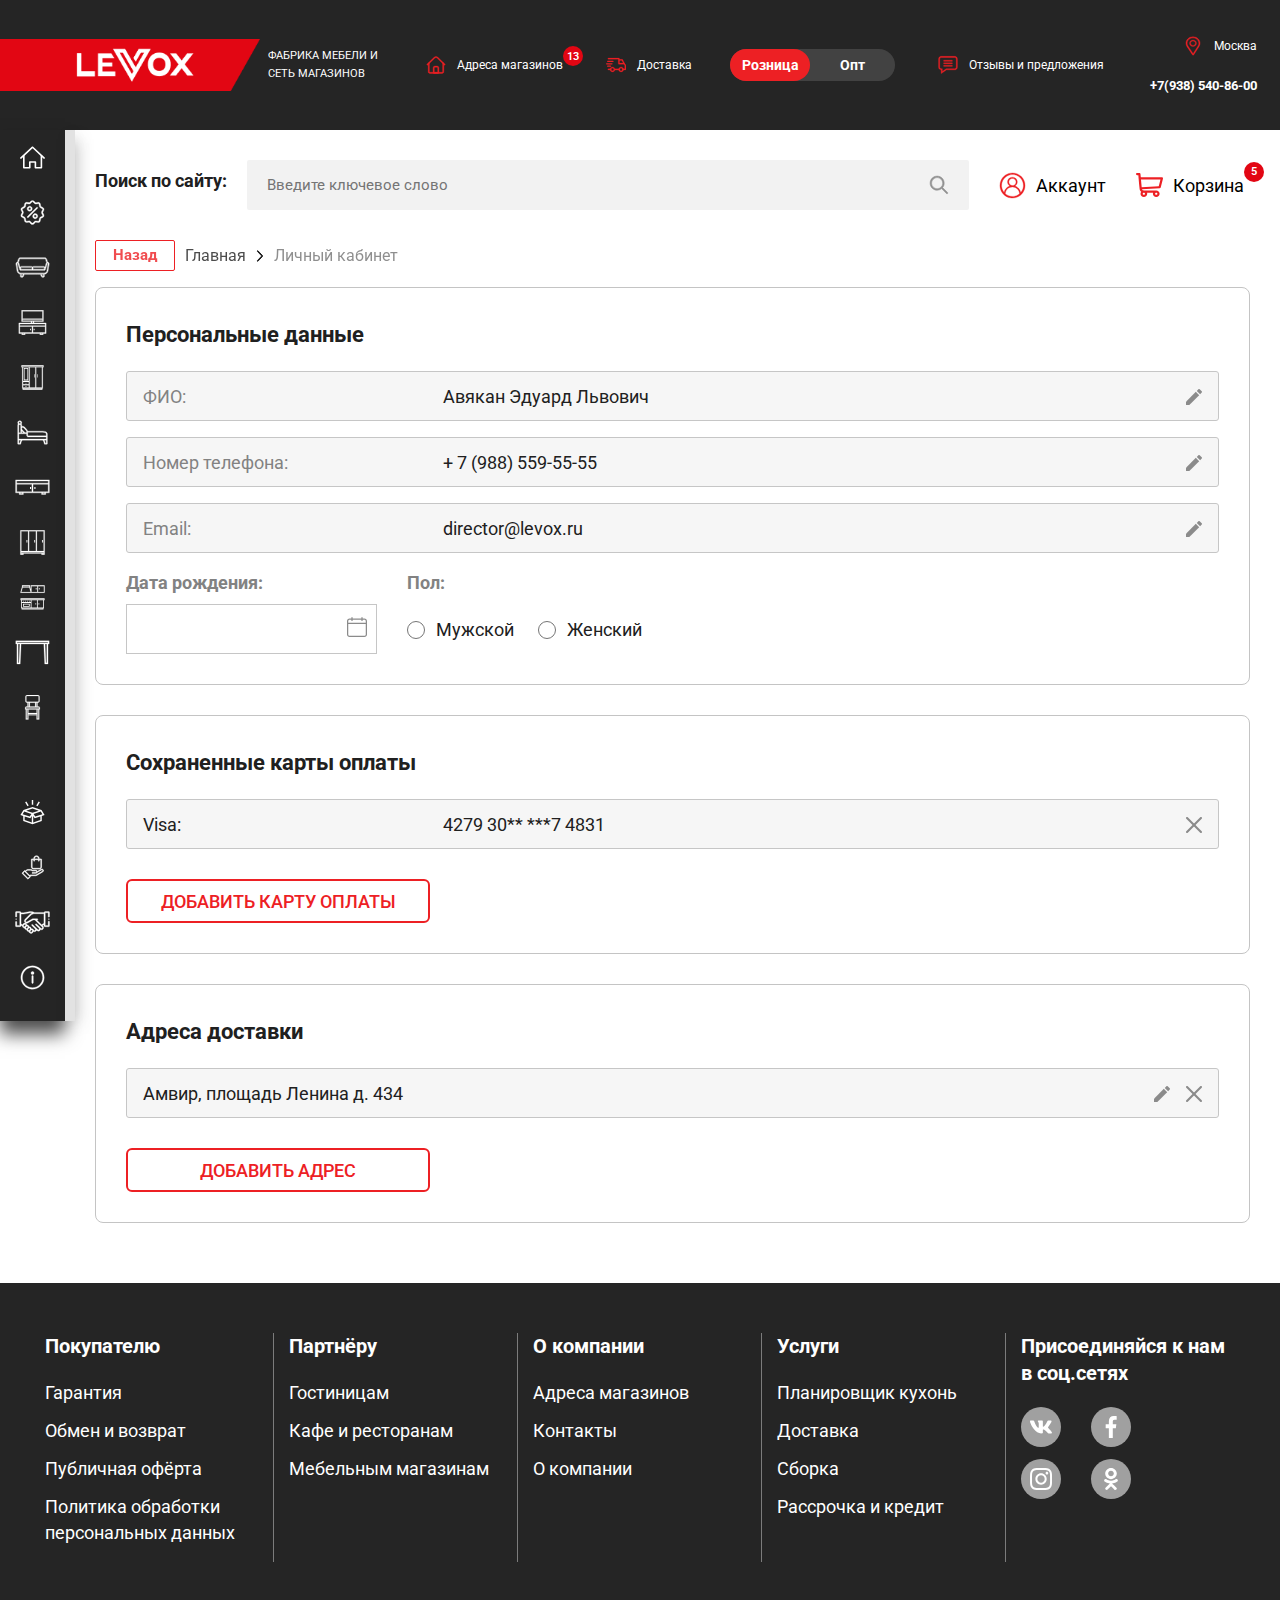
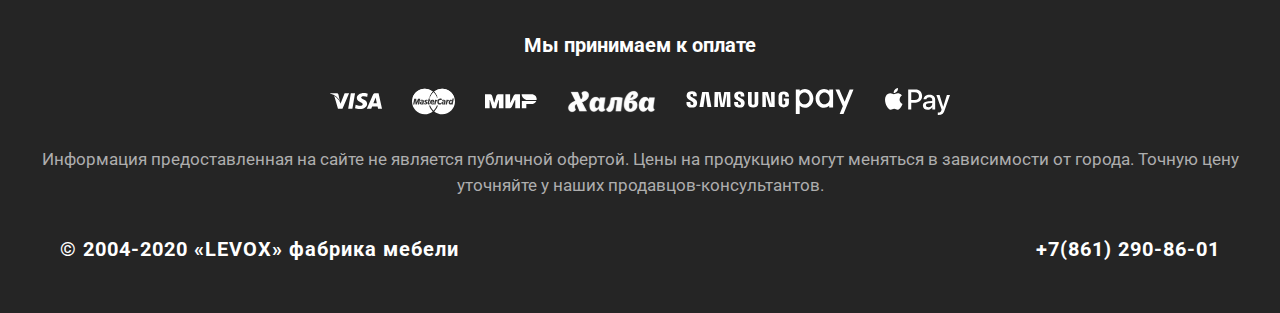
<file: personal-information.html>
<!DOCTYPE html>
<html lang="en">

<head>
  <meta charset="UTF-8">
  <meta name='viewport' content='width=device-width, initial-scale=1.0, maximum-scale=1.0, user-scalable=0' />
  <meta name="format-detection" content="telephone=no">
  <title>Levox</title>
  <link rel="stylesheet" href="./css/main.css">
  <link rel="stylesheet" href="./css/index.css">
  <link rel="stylesheet" href="./css/breadcrumbs.css">
  <link rel="stylesheet" href="./css/responsive.css">
  <link rel="stylesheet" href="./css/personal-information.css">
  <link rel="stylesheet" href="https://maxcdn.bootstrapcdn.com/bootstrap/4.0.0/css/bootstrap.min.css" integrity="sha384-Gn5384xqQ1aoWXA+058RXPxPg6fy4IWvTNh0E263XmFcJlSAwiGgFAW/dAiS6JXm" crossorigin="anonymous">
  <script src="./js/jquery.js"></script>
  <script src="./js/jquery-ui.min.js"></script>
  <script src="https://maxcdn.bootstrapcdn.com/bootstrap/4.0.0/js/bootstrap.min.js" integrity="sha384-JZR6Spejh4U02d8jOt6vLEHfe/JQGiRRSQQxSfFWpi1MquVdAyjUar5+76PVCmYl" crossorigin="anonymous"></script>
  <script src="./js/index.js" async></script>
  <script src="./js/personal-information.js" async></script>
  <script src="./js/address-autocomplete.js" async></script>
</head>

<body class="non-home-page">
<div class="page-wrapper">
  <div class="header" id="myHeader">
    <div class="header-container">
      <div class="logo d-flex align-items-center">
        <a href="index.html">
          <img src="./assets/images/logo.png" alt="">
        </a>
      </div>
      <div class="header-links">
        <div class="nav-container">
          <ul class="nav-bar">
            <li class="nav-link link-factory">
              <a href="#">
                <span>Фабрика мебели и сеть магазинов</span>
              </a>
            </li>
            <li class="nav-link link-address">
              <a href="address.html">
                <img src="./assets/icons/home.svg" alt="">
                <span class="nav-address-title">Адреса магазинов
                                    <span class="count">13</span>
                                </span>
              </a>
            </li>
            <li class="nav-link link-delivery">
              <a href="">
                <img src="./assets/icons/truck.svg" alt="">
                <span>Доставка</span>
              </a>
            </li>
            <li class="nav-link switch-checkbox">
              <label class="switch">
                <input type="checkbox" id="switch-id">
                <span for="switch-id" class="slider round"></span>
              </label>
            </li>
            <li class="nav-link link-review">
              <a data-toggle="modal" data-target="#reviewModal" href="#">
                <img src="./assets/icons/comment.svg" alt="">
                <span>Отзывы и предложения</span>
              </a>
            </li>
            <li class="nav-link link-info">
              <div class="header-contact">
                <div class="location">
                  <a data-toggle="modal" data-target="#headerAddressModal" href="#" class="location btn-address d-flex align-items-center justify-content-center">
                    <img src="./assets/icons/location.svg" alt="">
                    <span>Москва</span>
                  </a>
                </div>
                <div class="phone-number"><a href="tel:+79385408600">+7(938) 540-86-00</a></div>
              </div>
            </li>
          </ul>
        </div>
      </div>
    </div>
  </div>
  <div class="page-content d-flex">
    <div class="header-mobile justify-content-between">
      <div class="logo d-flex align-items-center">
        <img src="./assets/images/logo.png" alt="">
      </div>
      <div class="header-links-menu d-flex justify-content-between">
        <div class="nav-container-mobile d-flex align-items-center">
          <ul class="nav-bar d-flex align-items-center justify-content-center">
            <li class="small-nav-link-icon">
              <a data-toggle="modal" data-target="#headerAddressModal" href="#" class="location btn-address d-flex align-items-center justify-content-center">
                <img src="./assets/icons/location-white.svg" alt="">
              </a>
            </li>
            <li class="small-nav-link-icon">
              <a href="#">
                <img src="./assets/icons/phone.svg" alt="">
              </a>
            </li>
            <li class="small-nav-link-icon">
              <a href="#">
                <img src="./assets/icons/basket-white.svg" alt="">
                <span class="count d-flex align-items-center justify-content-center">5</span>
              </a>
            </li>
          </ul>
        </div>
        <div class="menu d-flex align-items-center" id="menu-button-open" onclick="openCloseSideMenu()">
          <img id="menu-open-close-icon" src="./assets/icons/menu.svg" alt="">
        </div>
      </div>

    </div>
    <div class="side-menu" id="side-menu">
      <div id="side-menu-container" class="side-menu-container">
        <div class="mobile-account-container">
          <div class="menu-account-container">
            <a href="#" class="side-menu-account"> <span class="profileimage">
                        <img src="assets/images/profileimage.jpeg" />
                        </span> <span class="user-name">Анна Васильченко</span> </a>
          </div>
          <div class="nav-link switch-checkbox justify-content-center">
            <label class="switch">
              <input type="checkbox" id="switch-id-mobile"> <span for="switch-id-mobile" class="slider round"></span> </label>
          </div>
        </div>
        <ul class="side-menu-top">
          <li class="home-page">
            <a href="index.html">
              <div class="side-menu-img"><img class="side-menu-icon" src="./assets/icons/side-menu/home.svg" alt=""></div> <span class="side-menu-title justify-content-between d-flex align-items-center">Главная</span> </a>
          </li>
          <li>
            <a href="#">
              <div class="side-menu-img"><img class="side-menu-icon" src="./assets/icons/side-menu/sale.svg" alt=""></div> <span class="side-menu-title justify-content-between d-flex align-items-center" menu-sub="menu-sub-1"><span>Акции</span> <img class="arrow" src="./assets/icons/side-menu/right-arrow.svg" alt=""> </span>
            </a>
          </li>
          <li>
            <a href="#">
              <div class="side-menu-img"><img class="side-menu-icon" src="./assets/icons/side-menu/sofa.svg" alt=""></div> <span class="side-menu-title justify-content-between d-flex align-items-center" menu-sub="menu-sub-2"><span>Мягкая мебель</span> <img class="arrow" src="./assets/icons/side-menu/right-arrow.svg" alt=""> </span>
            </a>
          </li>
          <li>
            <a href="#">
              <div class="side-menu-img"><img class="side-menu-icon" src="./assets/icons/side-menu/living-room.svg" alt=""></div> <span class="side-menu-title justify-content-between d-flex align-items-center" menu-sub="menu-sub-3"><span>Гостиная</span> <img class="arrow" src="./assets/icons/side-menu/right-arrow.svg" alt=""> </span>
            </a>
          </li>
          <li>
            <a href="#">
              <div class="side-menu-img"><img class="side-menu-icon" src="./assets/icons/side-menu/entrance-hall.svg" alt=""></div> <span class="side-menu-title justify-content-between d-flex align-items-center" menu-sub="menu-sub-4"><span>Прихожая</span> <img class="arrow" src="./assets/icons/side-menu/right-arrow.svg" alt=""> </span>
            </a>
          </li>
          <li>
            <a href="#">
              <div class="side-menu-img"><img class="side-menu-icon" src="./assets/icons/side-menu/bedroom.svg" alt=""></div> <span class="side-menu-title justify-content-between d-flex align-items-center" menu-sub="menu-sub-5"><span>Спальня</span> <img class="arrow" src="./assets/icons/side-menu/right-arrow.svg" alt=""> </span>
            </a>
          </li>
          <li>
            <a href="#">
              <div class="side-menu-img"><img class="side-menu-icon" src="./assets/icons/side-menu/boards-and-beds.svg" alt=""></div> <span class="side-menu-title justify-content-between d-flex align-items-center" menu-sub="menu-sub-6"><span>Тумбы и комоды</span> <img class="arrow" src="./assets/icons/side-menu/right-arrow.svg" alt=""> </span>
            </a>
          </li>
          <li>
            <a href="#">
              <div class="side-menu-img"><img class="side-menu-icon" src="./assets/icons/side-menu/cabinets-and-racks.svg" alt=""></div> <span class="side-menu-title justify-content-between d-flex align-items-center" menu-sub="menu-sub-7"><span>Шкафы и стеллажи</span> <img class="arrow" src="./assets/icons/side-menu/right-arrow.svg" alt=""> </span>
            </a>
          </li>
          <li>
            <a href="#">
              <div class="side-menu-img"><img class="side-menu-icon" src="./assets/icons/side-menu/kitchen.svg" alt=""></div> <span class="side-menu-title justify-content-between d-flex align-items-center" menu-sub="menu-sub-8"><span>Кухня</span> <img class="arrow" src="./assets/icons/side-menu/right-arrow.svg" alt=""> </span>
            </a>
          </li>
          <li>
            <a href="#">
              <div class="side-menu-img"><img class="side-menu-icon" src="./assets/icons/side-menu/tables.svg" alt=""></div> <span class="side-menu-title justify-content-between d-flex align-items-center" menu-sub="menu-sub-9"><span>Столы</span> <img class="arrow" src="./assets/icons/side-menu/right-arrow.svg" alt=""> </span>
            </a>
          </li>
          <li>
            <a href="#">
              <div class="side-menu-img"><img class="side-menu-icon" src="./assets/icons/side-menu/chairs.svg" alt=""></div> <span class="side-menu-title justify-content-between d-flex align-items-center" menu-sub="menu-sub-10"><span>Стулья и табуреты</span> <img class="arrow" src="./assets/icons/side-menu/right-arrow.svg" alt=""> </span>
            </a>
          </li>
        </ul>
        <ul class="side-menu-bottom">
          <li>
            <a href="#">
              <div class="side-menu-img"><img class="side-menu-icon" src="./assets/icons/side-menu/star.svg" alt=""></div> <span class="side-menu-title justify-content-between d-flex align-items-center" menu-sub="menu-sub-services"><span>Услуги</span> <img class="arrow" src="./assets/icons/side-menu/right-arrow.svg" alt=""> </span>
            </a>
          </li>
          <li>
            <a href="#">
              <div class="side-menu-img"><img class="side-menu-icon" src="./assets/icons/side-menu/sales.svg" alt=""></div> <span class="side-menu-title justify-content-between d-flex align-items-center" menu-sub="menu-sub-buyers"><span>Покупателю</span> <img class="arrow" src="./assets/icons/side-menu/right-arrow.svg" alt=""> </span>
            </a>
          </li>
          <li>
            <a href="#">
              <div class="side-menu-img"><img class="side-menu-icon" src="./assets/icons/side-menu/partner.svg" alt=""></div> <span class="side-menu-title justify-content-between d-flex align-items-center" menu-sub="menu-sub-partners"><span>Партнёру</span> <img class="arrow" src="./assets/icons/side-menu/right-arrow.svg" alt=""> </span>
            </a>
          </li>
          <li>
            <a href="#">
              <div class="side-menu-img"><img class="side-menu-icon" src="./assets/icons/side-menu/about.svg" alt=""></div> <span class="side-menu-title justify-content-between d-flex align-items-center" menu-sub="menu-sub-about"><span>О компании</span> <img class="arrow" src="./assets/icons/side-menu/right-arrow.svg" alt=""> </span>
            </a>
          </li>
        </ul>
      </div>
      <div id="menu-sub-1" class="menu-sub">
        <div class="menu-sub-close"><span class="close-sub"></span><span class="back-sub"><span><img src="assets/icons/red-prev.svg"></span>Назад</span>
        </div>
        <div class="menu-sub-title"><a href="" target="_blanck"><span>Акции</span></a></div>
        <div class="menu-sub-content">
          <ul>
            <li>
              <a href="#"> <span><img src="assets/icons/sub-menu/sub-icon-1.svg"></span> <span>Диваны модульные</span> </a>
            </li>
            <li>
              <a href="#"> <span><img src="assets/icons/sub-menu/sub-icon-2.svg"></span> <span>Диваны детские</span> </a>
            </li>
            <li>
              <a href="#"> <span><img src="assets/icons/sub-menu/sub-icon-3.svg"></span> <span>Диваны HoReCa</span> </a>
            </li>
            <li>
              <a href="#"> <span><img src="assets/icons/sub-menu/sub-icon-4.svg"></span> <span>Угловые диваны</span> </a>
            </li>
            <li>
              <a href="#"> <span><img src="assets/icons/sub-menu/sub-icon-5.svg"></span> <span>Прямые диваны</span> </a>
            </li>
            <li>
              <a href="#"> <span><img src="assets/icons/sub-menu/sub-icon-6.svg"></span> <span>Кресла</span> </a>
            </li>
            <li>
              <a href="#"> <span><img src="assets/icons/sub-menu/sub-icon-7.svg"></span> <span>Диваны наборы</span> </a>
            </li>
          </ul>
        </div>
      </div>
      <div id="menu-sub-2" class="menu-sub">
        <div class="menu-sub-close"><span class="close-sub"></span><span class="back-sub"><span><img src="assets/icons/red-prev.svg"></span>Назад</span>
        </div>
        <div class="menu-sub-title"><a href="./soft-furniture.html"><span>Мягкая мебель</span></a></div>
        <div class="menu-sub-content">
          <ul>
            <li>
              <a href="#"> <span><img src="assets/icons/sub-menu/sub-icon-1.svg"></span> <span>Диваны модульные</span> </a>
            </li>
            <li>
              <a href="#"> <span><img src="assets/icons/sub-menu/sub-icon-2.svg"></span> <span>Диваны детские</span> </a>
            </li>
            <li>
              <a href="#"> <span><img src="assets/icons/sub-menu/sub-icon-3.svg"></span> <span>Диваны HoReCa</span> </a>
            </li>
            <li>
              <a href="#"> <span><img src="assets/icons/sub-menu/sub-icon-4.svg"></span> <span>Угловые диваны</span> </a>
            </li>
            <li>
              <a href="#"> <span><img src="assets/icons/sub-menu/sub-icon-5.svg"></span> <span>Прямые диваны</span> </a>
            </li>
            <li>
              <a href="#"> <span><img src="assets/icons/sub-menu/sub-icon-6.svg"></span> <span>Кресла</span> </a>
            </li>
            <li>
              <a href="#"> <span><img src="assets/icons/sub-menu/sub-icon-7.svg"></span> <span>Диваны наборы</span> </a>
            </li>
          </ul>
        </div>
      </div>
      <div id="menu-sub-3" class="menu-sub">
        <div class="menu-sub-close"><span class="close-sub"></span><span class="back-sub"><span><img src="assets/icons/red-prev.svg"></span>Назад</span>
        </div>
        <div class="menu-sub-title"><a href="#"><span>Гостиная</span></a></div>
        <div class="menu-sub-content">
          <ul>
            <li>
              <a href="#"> <span><img src="assets/icons/sub-menu/sub-icon-1.svg"></span> <span>Диваны модульные</span> </a>
            </li>
            <li>
              <a href="#"> <span><img src="assets/icons/sub-menu/sub-icon-2.svg"></span> <span>Диваны детские</span> </a>
            </li>
            <li>
              <a href="#"> <span><img src="assets/icons/sub-menu/sub-icon-3.svg"></span> <span>Диваны HoReCa</span> </a>
            </li>
            <li>
              <a href="#"> <span><img src="assets/icons/sub-menu/sub-icon-4.svg"></span> <span>Угловые диваны</span> </a>
            </li>
            <li>
              <a href="#"> <span><img src="assets/icons/sub-menu/sub-icon-5.svg"></span> <span>Прямые диваны</span> </a>
            </li>
            <li>
              <a href="#"> <span><img src="assets/icons/sub-menu/sub-icon-6.svg"></span> <span>Кресла</span> </a>
            </li>
            <li>
              <a href="#"> <span><img src="assets/icons/sub-menu/sub-icon-7.svg"></span> <span>Диваны наборы</span> </a>
            </li>
          </ul>
        </div>
      </div>
      <div id="menu-sub-4" class="menu-sub">
        <div class="menu-sub-close"><span class="close-sub"></span><span class="back-sub"><span><img src="assets/icons/red-prev.svg"></span>Назад</span>
        </div>
        <div class="menu-sub-title"><a href="#"><span>Прихожая</span></a></div>
        <div class="menu-sub-content">
          <ul>
            <li>
              <a href="#"> <span><img src="assets/icons/sub-menu/sub-icon-1.svg"></span> <span>Диваны модульные</span> </a>
            </li>
            <li>
              <a href="#"> <span><img src="assets/icons/sub-menu/sub-icon-2.svg"></span> <span>Диваны детские</span> </a>
            </li>
            <li>
              <a href="#"> <span><img src="assets/icons/sub-menu/sub-icon-3.svg"></span> <span>Диваны HoReCa</span> </a>
            </li>
            <li>
              <a href="#"> <span><img src="assets/icons/sub-menu/sub-icon-4.svg"></span> <span>Угловые диваны</span> </a>
            </li>
            <li>
              <a href="#"> <span><img src="assets/icons/sub-menu/sub-icon-5.svg"></span> <span>Прямые диваны</span> </a>
            </li>
            <li>
              <a href="#"> <span><img src="assets/icons/sub-menu/sub-icon-6.svg"></span> <span>Кресла</span> </a>
            </li>
            <li>
              <a href="#"> <span><img src="assets/icons/sub-menu/sub-icon-7.svg"></span> <span>Диваны наборы</span> </a>
            </li>
          </ul>
        </div>
      </div>
      <div id="menu-sub-5" class="menu-sub">
        <div class="menu-sub-close"><span class="close-sub"></span><span class="back-sub"><span><img src="assets/icons/red-prev.svg"></span>Назад</span>
        </div>
        <div class="menu-sub-title"><a href="#"><span>Спальня</span></a></div>
        <div class="menu-sub-content">
          <ul>
            <li>
              <a href="#"> <span><img src="assets/icons/sub-menu/sub-icon-1.svg"></span> <span>Диваны модульные</span> </a>
            </li>
            <li>
              <a href="#"> <span><img src="assets/icons/sub-menu/sub-icon-2.svg"></span> <span>Диваны детские</span> </a>
            </li>
            <li>
              <a href="#"> <span><img src="assets/icons/sub-menu/sub-icon-3.svg"></span> <span>Диваны HoReCa</span> </a>
            </li>
            <li>
              <a href="#"> <span><img src="assets/icons/sub-menu/sub-icon-4.svg"></span> <span>Угловые диваны</span> </a>
            </li>
            <li>
              <a href="#"> <span><img src="assets/icons/sub-menu/sub-icon-5.svg"></span> <span>Прямые диваны</span> </a>
            </li>
            <li>
              <a href="#"> <span><img src="assets/icons/sub-menu/sub-icon-6.svg"></span> <span>Кресла</span> </a>
            </li>
            <li>
              <a href="#"> <span><img src="assets/icons/sub-menu/sub-icon-7.svg"></span> <span>Диваны наборы</span> </a>
            </li>
          </ul>
        </div>
      </div>
      <div id="menu-sub-6" class="menu-sub">
        <div class="menu-sub-close"><span class="close-sub"></span><span class="back-sub"><span><img src="assets/icons/red-prev.svg"></span>Назад</span>
        </div>
        <div class="menu-sub-title"><a href="#"><span>Тумбы и комоды</span></a></div>
        <div class="menu-sub-content">
          <ul>
            <li>
              <a href="#"> <span><img src="assets/icons/sub-menu/sub-icon-1.svg"></span> <span>Диваны модульные</span> </a>
            </li>
            <li>
              <a href="#"> <span><img src="assets/icons/sub-menu/sub-icon-2.svg"></span> <span>Диваны детские</span> </a>
            </li>
            <li>
              <a href="#"> <span><img src="assets/icons/sub-menu/sub-icon-3.svg"></span> <span>Диваны HoReCa</span> </a>
            </li>
            <li>
              <a href="#"> <span><img src="assets/icons/sub-menu/sub-icon-4.svg"></span> <span>Угловые диваны</span> </a>
            </li>
            <li>
              <a href="#"> <span><img src="assets/icons/sub-menu/sub-icon-5.svg"></span> <span>Прямые диваны</span> </a>
            </li>
            <li>
              <a href="#"> <span><img src="assets/icons/sub-menu/sub-icon-6.svg"></span> <span>Кресла</span> </a>
            </li>
            <li>
              <a href="#"> <span><img src="assets/icons/sub-menu/sub-icon-7.svg"></span> <span>Диваны наборы</span> </a>
            </li>
          </ul>
        </div>
      </div>
      <div id="menu-sub-7" class="menu-sub">
        <div class="menu-sub-close"><span class="close-sub"></span><span class="back-sub"><span><img src="assets/icons/red-prev.svg"></span>Назад</span>
        </div>
        <div class="menu-sub-title"><a href="#"><span>Шкафы и стеллажи</span></a></div>
        <div class="menu-sub-content">
          <ul>
            <li>
              <a href="#"> <span><img src="assets/icons/sub-menu/sub-icon-1.svg"></span> <span>Диваны модульные</span> </a>
            </li>
            <li>
              <a href="#"> <span><img src="assets/icons/sub-menu/sub-icon-2.svg"></span> <span>Диваны детские</span> </a>
            </li>
            <li>
              <a href="#"> <span><img src="assets/icons/sub-menu/sub-icon-3.svg"></span> <span>Диваны HoReCa</span> </a>
            </li>
            <li>
              <a href="#"> <span><img src="assets/icons/sub-menu/sub-icon-4.svg"></span> <span>Угловые диваны</span> </a>
            </li>
            <li>
              <a href="#"> <span><img src="assets/icons/sub-menu/sub-icon-5.svg"></span> <span>Прямые диваны</span> </a>
            </li>
            <li>
              <a href="#"> <span><img src="assets/icons/sub-menu/sub-icon-6.svg"></span> <span>Кресла</span> </a>
            </li>
            <li>
              <a href="#"> <span><img src="assets/icons/sub-menu/sub-icon-7.svg"></span> <span>Диваны наборы</span> </a>
            </li>
          </ul>
        </div>
      </div>
      <div id="menu-sub-8" class="menu-sub">
        <div class="menu-sub-close"><span class="close-sub"></span><span class="back-sub"><span><img src="assets/icons/red-prev.svg"></span>Назад</span>
        </div>
        <div class="menu-sub-title"><a href="#"><span>Кухня</span></a></div>
        <div class="menu-sub-content">
          <ul>
            <li>
              <a href="#"> <span><img src="assets/icons/sub-menu/sub-icon-1.svg"></span> <span>Диваны модульные</span> </a>
            </li>
            <li>
              <a href="#"> <span><img src="assets/icons/sub-menu/sub-icon-2.svg"></span> <span>Диваны детские</span> </a>
            </li>
            <li>
              <a href="#"> <span><img src="assets/icons/sub-menu/sub-icon-3.svg"></span> <span>Диваны HoReCa</span> </a>
            </li>
            <li>
              <a href="#"> <span><img src="assets/icons/sub-menu/sub-icon-4.svg"></span> <span>Угловые диваны</span> </a>
            </li>
            <li>
              <a href="#"> <span><img src="assets/icons/sub-menu/sub-icon-5.svg"></span> <span>Прямые диваны</span> </a>
            </li>
            <li>
              <a href="#"> <span><img src="assets/icons/sub-menu/sub-icon-6.svg"></span> <span>Кресла</span> </a>
            </li>
            <li>
              <a href="#"> <span><img src="assets/icons/sub-menu/sub-icon-7.svg"></span> <span>Диваны наборы</span> </a>
            </li>
          </ul>
        </div>
      </div>
      <div id="menu-sub-9" class="menu-sub">
        <div class="menu-sub-close"><span class="close-sub"></span><span class="back-sub"><span><img src="assets/icons/red-prev.svg"></span>Назад</span>
        </div>
        <div class="menu-sub-title"><a href="#"><span>Столы</span></a></div>
        <div class="menu-sub-content">
          <ul>
            <li>
              <a href="#"> <span><img src="assets/icons/sub-menu/sub-icon-1.svg"></span> <span>Диваны модульные</span> </a>
            </li>
            <li>
              <a href="#"> <span><img src="assets/icons/sub-menu/sub-icon-2.svg"></span> <span>Диваны детские</span> </a>
            </li>
            <li>
              <a href="#"> <span><img src="assets/icons/sub-menu/sub-icon-3.svg"></span> <span>Диваны HoReCa</span> </a>
            </li>
            <li>
              <a href="#"> <span><img src="assets/icons/sub-menu/sub-icon-4.svg"></span> <span>Угловые диваны</span> </a>
            </li>
            <li>
              <a href="#"> <span><img src="assets/icons/sub-menu/sub-icon-5.svg"></span> <span>Прямые диваны</span> </a>
            </li>
            <li>
              <a href="#"> <span><img src="assets/icons/sub-menu/sub-icon-6.svg"></span> <span>Кресла</span> </a>
            </li>
            <li>
              <a href="#"> <span><img src="assets/icons/sub-menu/sub-icon-7.svg"></span> <span>Диваны наборы</span> </a>
            </li>
          </ul>
        </div>
      </div>
      <div id="menu-sub-10" class="menu-sub">
        <div class="menu-sub-close"><span class="close-sub"></span><span class="back-sub"><span><img src="assets/icons/red-prev.svg"></span>Назад</span>
        </div>
        <div class="menu-sub-title"><a href="#"><span>Стулья и табуреты</span></a></div>
        <div class="menu-sub-content">
          <ul>
            <li>
              <a href="#"> <span><img src="assets/icons/sub-menu/sub-icon-1.svg"></span> <span>Диваны модульные</span> </a>
            </li>
            <li>
              <a href="#"> <span><img src="assets/icons/sub-menu/sub-icon-2.svg"></span> <span>Диваны детские</span> </a>
            </li>
            <li>
              <a href="#"> <span><img src="assets/icons/sub-menu/sub-icon-3.svg"></span> <span>Диваны HoReCa</span> </a>
            </li>
            <li>
              <a href="#"> <span><img src="assets/icons/sub-menu/sub-icon-4.svg"></span> <span>Угловые диваны</span> </a>
            </li>
            <li>
              <a href="#"> <span><img src="assets/icons/sub-menu/sub-icon-5.svg"></span> <span>Прямые диваны</span> </a>
            </li>
            <li>
              <a href="#"> <span><img src="assets/icons/sub-menu/sub-icon-6.svg"></span> <span>Кресла</span> </a>
            </li>
            <li>
              <a href="#"> <span><img src="assets/icons/sub-menu/sub-icon-7.svg"></span> <span>Диваны наборы</span> </a>
            </li>
          </ul>
        </div>
      </div>
      <div id="menu-sub-services" class="menu-sub menu-sub-bottom">
        <div class="menu-sub-close"><span class="close-sub"></span><span class="back-sub"><span><img src="assets/icons/red-prev.svg"></span>Назад</span>
        </div>
        <div class="menu-sub-title"><a href="#"><span>Услуги</span></a></div>
        <div class="menu-sub-content">
          <ul>
            <li>
              <a href="#"> <span>Доставка</span> </a>
            </li>
            <li>
              <a href="#"> <span>Сборка</span> </a>
            </li>
            <li>
              <a href="#"> <span>Рассрочка и кредит</span> </a>
            </li>
          </ul>
        </div>
      </div>
      <div id="menu-sub-buyers" class="menu-sub menu-sub-bottom">
        <div class="menu-sub-close"><span class="close-sub"></span><span class="back-sub"><span><img src="assets/icons/red-prev.svg"></span>Назад</span>
        </div>
        <div class="menu-sub-title"><a href="#"><span>Покупателю</span></a></div>
        <div class="menu-sub-content">
          <ul>
            <li>
              <a href="#"> <span>Гарантия</span> </a>
            </li>
            <li>
              <a href="#"> <span>Обмен и возврат</span> </a>
            </li>
            <li>
              <a href="#"> <span>Публичная офёрта</span> </a>
            </li>
            <li>
              <a href="#"> <span>Политика обработки персональных данных</span> </a>
            </li>
            <li>
              <a href="#"> <span>Согласие на обработку персональных данных</span> </a>
            </li>
          </ul>
        </div>
      </div>
      <div id="menu-sub-partners" class="menu-sub menu-sub-bottom">
        <div class="menu-sub-close"><span class="close-sub"></span><span class="back-sub"><span><img src="assets/icons/red-prev.svg"></span>Назад</span>
        </div>
        <div class="menu-sub-title"><a href="#"><span>Партнёру</span></a></div>
        <div class="menu-sub-content">
          <ul>
            <li>
              <a href="#"> <span>Гостиницам</span> </a>
            </li>
            <li>
              <a href="#"> <span>Кафе и ресторанам</span> </a>
            </li>
            <li>
              <a href="#"> <span>Мебельным магазинам</span> </a>
            </li>
          </ul>
        </div>
      </div>
      <div id="menu-sub-about" class="menu-sub menu-sub-bottom">
        <div class="menu-sub-close"><span class="close-sub"></span><span class="back-sub"><span><img src="assets/icons/red-prev.svg"></span>Назад</span>
        </div>
        <div class="menu-sub-title"><a href="#"><span>О компании</span></a></div>
        <div class="menu-sub-content">
          <ul>
            <li>
              <a href="address.html"> <span>Адреса магазинов</span> </a>
            </li>
            <li>
              <a href="#"> <span>Контакты</span> </a>
            </li>
            <li>
              <a href="#"> <span>О компании</span> </a>
            </li>
          </ul>
        </div>
      </div>
    </div>
    <div class="main">
      <div id="personal-information" class="page personal-information">
          <div class="search-block">
            <div class="form-group">
              <label for="search">Поиск по сайту:</label>
              <input type="text" id="search" name="search" placeholder="Введите ключевое слово"> <img src="./assets/icons/search.svg" alt="" class="search-icon"> </div>
            <div class="search-block-link">
              <a href="account.html"> <img src="./assets/icons/account.svg" alt="">
                <span>Аккаунт</span>
              </a>
              <a href="cart.html"> <img src="./assets/icons/basket.svg" alt="">
                <span class="cart-count-container">Корзина<span class="count">5</span></span>
              </a>
            </div>
          </div>
          <div class="breadcrumbs-block">
            <nav class="breadcrumbs-nav">
              <ul class="d-flex align-items-center">
                <li class="back"><a href="#"><span>Назад</span></a></li>
                <li class=""><a href="#"><span>Главная</span></a><span class="right-arrow"><img src="./assets/icons/side-menu/black-right-arrow.svg" alt=""></span></li>
                <li class="active"><a href="#"><span>Личный кабинет</span></a><span class="right-arrow"><img src="./assets/icons/side-menu/black-right-arrow.svg" alt=""></span></li>
              </ul>
            </nav>
          </div>
          <div class="personal-information-container d-flex flex-column align-items-center">
            <div class="personal-information-mobile">
              <img src="assets/images/person.svg">
              <span>Авякян Эдуард</span>
            </div>
            <div class="personal-information-blocks">
              <div class="personal-information-title"><span>Персональные данные</span></div>
                <div class="personal-information-info-container">
                  <div class="personal-information-info d-flex align-items-center justify-content-between"> <span class="d-flex align-items-center"><label>ФИО:</label><span class="information-info">Авякан Эдуард Львович</span></span> <a class="edit-action"><span><img src="assets/icons/edit-action.svg"></span></a> </div>
                  <div class="personal-information-info d-flex align-items-center justify-content-between"> <span class="d-flex align-items-center"><label>Номер телефона:</label><span class="information-info">+ 7 (988) 559-55-55</span></span> <a class="edit-action"><span><img src="assets/icons/edit-action.svg"></span></a> </div>
                  <div class="personal-information-info d-flex align-items-center justify-content-between"> <span class="d-flex align-items-center"><label>Email:</label><span class="information-info">director@levox.ru</span></span> <a class="edit-action"><span><img src="assets/icons/edit-action.svg"></span></a> </div>
                </div>
                <div class="personal-information-bottom d-flex">
                  <div class="personal-information-date d-flex flex-column">
                    <label>Дата рождения:</label>
                    <div class="date-picker">
                      <div class="input">
                        <div class="result"><span></span></div>
                        <div class="date-picker-icon"><img src="./assets/icons/datepicker.svg"></div>
                      </div>
                      <div class="calendar"></div>
                    </div>
                  </div>
                  <div class="personal-information-gender d-flex flex-column">
                    <label>Пол:</label>
                    <div class="fieldset d-flex">
                      <div class="field">
                        <div class="radio">
                          <input id="radio-1" type="radio" name="radio" checked="">
                          <label for="radio-1" class="radio-label">Мужской</label>
                        </div>
                      </div>
                      <div class="field">
                        <div class="radio">
                          <input id="radio-2" type="radio" name="radio">
                          <label for="radio-2" class="radio-label">Женский</label>
                        </div>
                      </div>
                    </div>
                  </div>
                </div>
            </div>
            <div class="personal-information-blocks personal-information-card">
              <div class="personal-information-title"><span>Сохраненные карты оплаты</span></div>
              <div class="personal-information-info-container">
                <div class="personal-information-info d-flex align-items-center justify-content-between">
                  <span class="d-flex align-items-center">
                    <label>Visa:</label>
                    <span class="information-info">4279 30** ***7 4831</span>
                  </span>
                  <a class="remove-action">
                    <span><img src="assets/icons/remove.svg"></span>
                  </a>
                </div>
              </div>
              <div class="personal-information-card-payment d-flex">
                <a data-toggle="modal" data-target="#cardModal" class="d-flex align-items-center justify-content-center">ДОБАВИТЬ КАРТУ ОПЛАТЫ</a>
              </div>
            </div>
            <div class="personal-information-blocks personal-information-card">
              <div class="personal-information-title"><span>Адреса доставки</span></div>
              <div class="personal-information-info-container">
                <div class="personal-information-info d-flex align-items-center justify-content-between">
                  <span class="d-flex align-items-center">
                    <span class="information-info">Амвир, площадь Ленина д. 434</span>
                  </span>
                  <div class="d-flex">
                    <a class="edit-action">
                      <span><img src="assets/icons/edit-action.svg"></span>
                    </a>
                    <a class="remove-action">
                      <span><img src="assets/icons/remove.svg"></span>
                    </a>
                  </div>
                </div>
              </div>
              <div class="personal-information-card-payment d-flex">
                <a data-toggle="modal" data-target="#addressModal" class="d-flex align-items-center justify-content-center">ДОБАВИТЬ АДРЕС</a>
              </div>
            </div>
          </div>
      </div>
      <!-- The Address Modal -->
      <div class="modal header-address-modal" id="headerAddressModal">
        <div class="modal-dialog">
          <div class="modal-content">
            <div class="modal-container">
              <!-- Modal Header -->
              <div class="modal-header">
                <span class="modal-title">Укажите или выберете город</span>
                <a type="button" class="close" data-dismiss="modal"><img src="assets/icons/close.svg"></a>
              </div>
              <!-- Modal body -->
              <div class="modal-body">
                <div class="modal-body-description">
                  <span><span class="des-important">Важно!</span> От выбранного города зависят цены, наличие товара, способы доставки и сборки</span>
                </div>

                <div class="search-block">
                  <div class="form-group">
                    <input type="text" id="search-address" name="search" placeholder="Введите название города"> <img src="./assets/icons/search.svg" alt="" class="search-icon">
                  </div>
                </div>

                <div class="all-addresses">
                  <div class="fieldset d-flex flex-wrap w-100">
                    <div class="field">
                      <div class="radio">
                        <input id="radio-1" type="radio" name="radio">
                        <label for="radio-1" class="radio-label">Москва</label>
                      </div>
                    </div>
                    <div class="field">
                      <div class="radio">
                        <input id="radio-2" type="radio" name="radio">
                        <label for="radio-2" class="radio-label">Волгоград</label>
                      </div>
                    </div>
                    <div class="field">
                      <div class="radio">
                        <input id="radio-3" type="radio" name="radio">
                        <label for="radio-3" class="radio-label">Воронеж</label>
                      </div>
                    </div>
                    <div class="field">
                      <div class="radio">
                        <input id="radio-4" type="radio" name="radio">
                        <label for="radio-4" class="radio-label">Белгород</label>
                      </div>
                    </div>
                    <div class="field">
                      <div class="radio">
                        <input id="radio-5" type="radio" name="radio">
                        <label for="radio-5" class="radio-label">Сочи</label>
                      </div>
                    </div>
                    <div class="field">
                      <div class="radio">
                        <input id="radio-6" type="radio" name="radio">
                        <label for="radio-6" class="radio-label">Москва</label>
                      </div>
                    </div>
                    <div class="field">
                      <div class="radio">
                        <input id="radio-7" type="radio" name="radio">
                        <label for="radio-7" class="radio-label">Волгоград</label>
                      </div>
                    </div>
                    <div class="field">
                      <div class="radio">
                        <input id="radio-8" type="radio" name="radio">
                        <label for="radio-8" class="radio-label">Воронеж</label>
                      </div>
                    </div>
                    <div class="field">
                      <div class="radio">
                        <input id="radio-9" type="radio" name="radio">
                        <label for="radio-9" class="radio-label">Белгород</label>
                      </div>
                    </div>
                    <div class="field">
                      <div class="radio">
                        <input id="radio-10" type="radio" name="radio">
                        <label for="radio-10" class="radio-label">Сочи</label>
                      </div>
                    </div>
                    <div class="field">
                      <div class="radio">
                        <input id="radio-11" type="radio" name="radio" checked="">
                        <label for="radio-11" class="radio-label">Москва</label>
                      </div>
                    </div>
                    <div class="field">
                      <div class="radio">
                        <input id="radio-12" type="radio" name="radio">
                        <label for="radio-12" class="radio-label">Волгоград</label>
                      </div>
                    </div>
                    <div class="field">
                      <div class="radio">
                        <input id="radio-13" type="radio" name="radio">
                        <label for="radio-13" class="radio-label">Воронеж</label>
                      </div>
                    </div>
                    <div class="field">
                      <div class="radio">
                        <input id="radio-14" type="radio" name="radio">
                        <label for="radio-14" class="radio-label">Белгород</label>
                      </div>
                    </div>
                    <div class="field">
                      <div class="radio">
                        <input id="radio-15" type="radio" name="radio">
                        <label for="radio-15" class="radio-label">Сочи</label>
                      </div>
                    </div>
                    <div class="field">
                      <div class="radio">
                        <input id="radio-16" type="radio" name="radio">
                        <label for="radio-16" class="radio-label">Москва</label>
                      </div>
                    </div>
                    <div class="field">
                      <div class="radio">
                        <input id="radio-17" type="radio" name="radio">
                        <label for="radio-17" class="radio-label">Волгоград</label>
                      </div>
                    </div>
                    <div class="field">
                      <div class="radio">
                        <input id="radio-18" type="radio" name="radio">
                        <label for="radio-18" class="radio-label">Воронеж</label>
                      </div>
                    </div>
                    <div class="field">
                      <div class="radio">
                        <input id="radio-19" type="radio" name="radio">
                        <label for="radio-19" class="radio-label">Белгород</label>
                      </div>
                    </div>
                    <div class="field">
                      <div class="radio">
                        <input id="radio-20" type="radio" name="radio">
                        <label for="radio-20" class="radio-label">Сочи</label>
                      </div>
                    </div>
                  </div>
                </div>
              </div>
            </div>
          </div>
        </div>
      </div>
    </div>
  </div>
  <div class="footer">
    <div class="footer-container">
      <div class="footer-info d-flex flex-wrap justify-content-between">
        <div class="item"> <span class="title">Покупателю</span>
          <ul>
            <li> <a href="#"><span>Гарантия</span></a> </li>
            <li> <a href="#"><span>Обмен и возврат</span></a> </li>
            <li> <a href="#"><span>Публичная офёрта</span></a> </li>
            <li> <a href="#"><span>Политика обработки персональных данных</span></a> </li>
          </ul>
        </div>
        <div class="item"> <span class="title">Партнёру</span>
          <ul>
            <li> <a href="#"><span></span>Гостиницам</a> </li>
            <li> <a href="#"><span></span>Кафе и ресторанам</a> </li>
            <li> <a href="#"><span></span>Мебельным магазинам</a> </li>
          </ul>
        </div>
        <div class="item">
          <pspan class="title">О компании</pspan>
          <ul>
            <li> <a href="address.html"><span>Адреса магазинов</span></a> </li>
            <li> <a href="#"><span>Контакты</span></a> </li>
            <li> <a href="#"><span>О компании</span></a> </li>
          </ul>
        </div>
        <div class="item"> <span class="title">Услуги</span>
          <ul>
            <li> <a href="#"><span>Планировщик кухонь</span></a> </li>
            <li> <a href="#"><span>Доставка</span></a> </li>
            <li> <a href="#"><span>Сборка</span></a> </li>
            <li> <a href="#"><span>Рассрочка и кредит</span></a> </li>
          </ul>
        </div>
        <div class="item soc-media-block"> <span class="title">Присоединяйся к нам в соц.сетях</span>
          <ul class="social-media-group">
            <li>
              <a class="social-media vk"> <img src="./assets/icons/social-media/vk.svg" alt=""> </a>
            </li>
            <li>
              <a class="social-media facebook"> <img src="./assets/icons/social-media/facebook.svg" alt=""> </a>
            </li>
            <li>
              <a class="social-media instagram"> <img src="./assets/icons/social-media/instagram.svg" alt=""> </a>
            </li>
            <li>
              <a class="social-media odnoklassniki"> <img src="./assets/icons/social-media/odnoklassniki.svg" alt=""> </a>
            </li>
          </ul>
        </div>
      </div>
      <div class="footer-info-dropdown-list">
        <ul>
          <li class="dropdown">
            <span onclick="myFunction(1)" class="dropbtn" id="1">Покупателю</span>
            <div id="my-dropdown-1" class="dropdown-content"> <a href="#"><span>Гарантия</span></a> <a href="#"><span>Обмен и возврат</span></a> <a href="#"><span>Публичная офёрта</span></a> <a href="#"><span>Политика обработки персональных данных</span></a> </div>
          </li>
          <li class="dropdown">
            <span onclick="myFunction(2)" class="dropbtn" id="2">Партнёру</span>
            <div id="my-dropdown-2" class="dropdown-content"> <a href="#"><span>Гостиницам</span></a> <a href="#"><span>Кафе и ресторанам</span></a> <a href="#"><span>Мебельным магазинам</span></a> </div>
          </li>
          <li class="dropdown">
            <span onclick="myFunction(3)" class="dropbtn" id="3">Услуги</span>
            <div id="my-dropdown-3" class="dropdown-content"> <a href="#"><span>Планировщик кухонь</span></a> <a href="#"><span>Доставка</span></a> <a href="#"><span>Сборка</span></a> <a href="#"><span>Рассрочка и кредит</span></a> </div>
          </li>
          <li class="dropdown">
            <span onclick="myFunction(4)" class="dropbtn" id="4">О компании</span>
            <div id="my-dropdown-4" class="dropdown-content"> <a href="address.html"><span>Адреса магазинов</span></a> <a href="#"><span>Контакты</span></a> <a href="#"><span>О компании</span></a> </div>
          </li>
        </ul>
      </div>
      <div class="small-footer-social-media">
        <p class="title">Присоединяйся к нам в соц.сетях</p>
        <ul class="social-media-group">
          <li>
            <a class="social-media vk"> <img src="./assets/icons/social-media/vk.svg" alt=""> </a>
          </li>
          <li>
            <a class="social-media facebook"> <img src="./assets/icons/social-media/facebook.svg" alt=""> </a>
          </li>
          <li>
            <a class="social-media instagram"> <img src="./assets/icons/social-media/instagram.svg" alt=""> </a>
          </li>
          <li>
            <a class="social-media odnoklassniki"> <img src="./assets/icons/social-media/odnoklassniki.svg" alt=""> </a>
          </li>
        </ul>
      </div>
      <div class="footer-payments">
        <p class="title">Мы принимаем к оплате</p>
        <div class="payments-group">
          <div class="payment visa-img">
            <img src="./assets/icons/payments/visa.svg" alt="">
          </div>
          <div class="payment mastercard-img">
            <img src="./assets/icons/payments/mastercard.svg" alt="">
          </div>
          <div class="payment mir-img">
            <img src="./assets/icons/payments/mir.svg" alt="">
          </div>
          <div class="payment khalva-img">
            <img src="./assets/icons/payments/khalva.svg" alt="">
          </div>
          <div class="payment samsung-pay-img">
            <img src="./assets/icons/payments/samsung-pay.svg" alt="">
          </div>
          <div class="payment apple-pay-img">
            <img src="./assets/icons/payments/apple-pay.svg" alt="">
          </div>
        </div>
        <span class="payment-bottom-text">Информация предоставленная на сайте не является публичной офертой. Цены на продукцию могут меняться в зависимости от города. Точную цену уточняйте у наших продавцов-консультантов.</span> </div>
      <div class="footer-contact d-flex justify-content-between">
        <div class="footer-contact-left"><span>© 2004-2020  «LEVOX» фабрика мебели</span></div>
        <div class="footer-contact-right"><span>+7(861) 290-86-01</span></div>
      </div>
    </div>
  </div>
</div>

<!-- The Card Modal -->
<div class="modal card-modal" id="cardModal">
  <div class="modal-dialog">
    <div class="modal-content">
      <!-- Modal Header -->
      <div class="modal-header">
        <span class="modal-title">Привязать карту</span>
        <a type="button" class="close" data-dismiss="modal"><img src="assets/icons/close.svg"></a>
      </div>
      <!-- Modal body -->
      <div class="modal-body">
        <span>К оплате 1 ₽</span>
        <div class="card-modal-number d-flex flex-column">
          <label>Номер карты</label>
          <input value="1262 6556 6566 6526" placeholder="" />
        </div>
        <div class="d-flex">
          <div class="card-modal-date d-flex flex-column">
            <label>Срок действия</label>
            <div class="d-flex">
              <input placeholder="ММ" />
              <input placeholder="ГГ" />
            </div>
          </div>
          <div class="card-modal-cvc d-flex flex-column">
            <label>CVC</label>
            <input placeholder="XXX" />
          </div>
        </div>
      </div>
      <!-- Modal footer -->
      <div class="modal-footer d-flex flex-column">
        <button type="button" class="btn btn-select">Применить</button>
        <div class="card-images"><img src="assets/images/cards.svg"></div>
      </div>
    </div>
  </div>
</div>

<!-- The Address Modal -->
<div class="modal address-modal" id="addressModal">
  <div class="modal-dialog">
    <div class="modal-content">
      <!-- Modal Header -->
      <div class="modal-header">
        <span class="modal-title">Выберите адрес:</span>
        <a type="button" class="close" data-dismiss="modal"><img src="assets/icons/close.svg"></a>
      </div>
      <!-- Modal body -->
      <div class="modal-body">
        <div class="fieldset row">
          <div class="field city col-12 required">
            <label for="city">Город / населённый пункт, улица, дом</label>
            <div class="control autocomplete">
              <input name="city" id="city" title="Город" class="input-text" type="text" autocomplete="off">
            </div>
          </div>
          <div class="field private-house col-lg col-xs-12 hidden-xs visible-sm-block">
            <label for="private-house">Частный дом</label>
            <div class="control">
              <label class="checkbox">
                <input name="private-house" id="private-house" title="Частный дом" class="input-text" type="checkbox">
                <span></span>
              </label>
            </div>
          </div>
          <div class="field case col">
            <label for="case">Корпус</label>
            <div class="control">
              <input name="case" id="case" title="Корпус" class="input-text" type="text">
            </div>
          </div>
          <div class="field apartment required col">
            <label for="apartment">Квартира/офис</label>
            <div class="control">
              <input name="apartment" id="apartment" title="Квартира/офис" class="input-text" type="text">
            </div>
          </div>
          <div class="field entrance col">
            <label for="entrance">Подъезд</label>
            <div class="control">
              <input name="entrance" id="entrance" title="Подъезд" class="input-text" type="text">
            </div>
          </div>
          <div class="field intercom col">
            <label for="intercom">Домофон</label>
            <div class="control">
              <input name="intercom" id="intercom" title="Домофон" class="input-text" type="text">
            </div>
          </div>
          <div class="field floor required col">
            <label for="floor">Этаж</label>
            <div class="control">
              <input name="floor" id="floor" title="Этаж" class="input-text" type="text">
            </div>
          </div>
          <div class="field lift required col">
            <label for="lift">Лифт</label>
            <div class="control lift-option-container">
              <div class="lift-option-dropdown bi-chevron-right bi-chevron-down">
                <input type="radio" name="lift" value="-" id="lift-default" class="lift-option-default" area-checked="true" checked="checked">
                <label for="lift-default">- </label>
                <input type="radio" name="lift" value="нет" id="lift-1">
                <label for="lift-1">нет</label>
                <input type="radio" name="lift" value="грузовой" id="lift-2">
                <label for="lift-2">грузовой</label>
                <input type="radio" name="lift" value="пассажирский" id="lift-3">
                <label for="lift-3">пассажирский</label>
              </div>
            </div>
          </div>
        </div>
      </div>
    </div>
  </div>
</div>
<!-- The Review Modal -->
<div class="modal review-modal" id="reviewModal">
  <div class="modal-dialog">
    <div class="modal-content">
      <!-- Modal Header -->
      <div class="modal-header">
        <span class="modal-title">Оставить отзыв</span>
        <a type="button" class="close" data-dismiss="modal"><img src="assets/icons/close.svg"></a>
      </div>
      <!-- Modal body -->
      <div class="modal-body">
        <div class="email-field d-flex flex-column">
          <label>Email</label>
          <div class="email-field-container w-100 d-flex justify-content-between">
            <input type="email">
            <div class="rating-stars-field d-flex">
              <label>Оцените товар:</label>
              <div class="rating-stars d-flex">
                <img src="./assets/icons/star.svg" alt="">
                <img src="./assets/icons/star.svg" alt="">
                <img src="./assets/icons/star.svg" alt="">
                <img src="./assets/icons/star.svg" alt="">
                <img src="./assets/icons/star.svg" alt="">
              </div>
            </div>
          </div>
        </div>
        <div class="review-field d-flex flex-column">
          <label>Отзыв</label>
          <textarea></textarea>
        </div>

        <div class="uploads-field">
          <input type="file" name="images[]" id="drag-drop" multiple />
          <div class="dropzone" id="dropzone">
            <div class="user-img">
              <img src="./assets/icons/review-user.svg">
            </div>
            <div class="drop-img-info d-flex flex-column">
              <span class="drop-img-text">Перетащите сюда или загрузите файлы</span>
              <span class="drop-img-size">.jpg, .jpeg, .png менее 8 MB</span>
            </div>
          </div>
          <div id="uploads"></div>
        </div>

        <div class="info-field d-flex flex-column">
          <span class="info-field-1">Для того,чтобы оставить отзыв войдите в аккаунт или зарегестрируйтесь</span>
          <span class="info-field-2">Все отзывы публикуются модератором после проверки</span>
        </div>
      </div>
      <!-- Modal footer -->
      <div class="modal-footer d-flex flex-column">
        <button type="button" class="btn btn-select">Оставить отзыв</button>
      </div>
    </div>
  </div>
</div>
</body>
</html>
</file>
<file: css/main.css>
@import url('https://fonts.googleapis.com/css2?family=Roboto:wght@400;500;700;900&display=swap');
@import url('https://fonts.googleapis.com/css2?family=Open+Sans:wght@400;600;700;800&display=swap');

@font-face {
    font-family: "bootstrap-icons";
    src: url("./fonts/bootstrap-icons.woff2?231ce25e89ab5804f9a6c427b8d325c9") format("woff2"),
    url("./fonts/bootstrap-icons.woff?231ce25e89ab5804f9a6c427b8d325c9") format("woff");
}

* {
    margin: 0;
    padding: 0;
    font-family: "Roboto" !important;
    font-style: normal;
}

a {
    text-decoration: none;
    cursor: pointer;
}

button:focus {
    outline: none !important;
}

.count {
    width: 20px;
    height: 20px;
    border-radius: 50%;
    display: -webkit-box;
    display: -moz-box;
    display: -ms-flexbox;
    display: -ms-flex;
    display: -webkit-flex;
    display: flex;
    -webkit-justify-content: center;
    -ms-justify-content: center;
    justify-content: center;
    -webkit-align-items: center;
    -ms-align-items: center;
    align-items: center;
    background: #E20613;
    box-sizing: border-box;
    color: #FFFFFF;
    position: absolute;
    top: -10px;
    right: -20px;
    font-style: normal;
    font-weight: 600;
    font-size: 11px;
    line-height: 18px;
}

.btn-in-garbage {
    display: -webkit-box;
    display: -moz-box;
    display: -ms-flexbox;
    display: -ms-flex;
    display: -webkit-flex;
    display: flex;
    -webkit-justify-content: center;
    -ms-justify-content: center;
    justify-content: center;
    -webkit-align-items: center;
    -ms-align-items: center;
    align-items: center;
    background: #ED2024;
    width: 100%;
    border-radius: 3px;
    border: none;
}

.btn-in-garbage img {
    width: 24px;
}

.btn-in-garbage span {
    font-style: normal;
    font-weight: 700;
    font-size: 16px;
    line-height: 22px;
    padding-left: 11px;
    color: #ffffff;
}
::-webkit-scrollbar {
    width: 6px;
}
::-webkit-scrollbar-button {
    background: #ccc
}
::-webkit-scrollbar-track-piece {
    background: #888
}
::-webkit-scrollbar-thumb {
    background: #eee
}

.close {
    appearance: unset !important;
    -moz-appearance:  unset !important;
    -webkit-appearance:  unset !important;
}

/* Dropdown Button */
 .dropbtn {
     color: #ffffff;
     padding: 16px;
     font-size: 16px;
     border: none;
     cursor: pointer;
     width: 100%;
 }

/* Dropdown button on hover & focus */
.dropbtn:hover, .dropbtn:focus {
    background-color: #252525;
}

/* The container <div> - needed to position the dropdown content */
.dropdown {
    position: relative;
    display: inline-block;
    width: 100%;
}

.dropbtn:after {
    content: "\f282";
    display: inline-block;
    font-family: bootstrap-icons !important;
    font-size: 15px;
    font-style: normal;
    font-weight: bold;
    font-variant: normal;
    text-transform: none;
    line-height: 1;
    vertical-align: -.125em;
    -webkit-font-smoothing: antialiased;
    -moz-osx-font-smoothing: grayscale;
}

.dropdown.active .dropbtn:after {
    content: "\f286";
}

/* Dropdown Content (Hidden by Default) */
.dropdown-content {
    display: none;
    background-color: #252525;
    width: 100%;
    box-shadow: 0 8px 16px 0 rgba(0,0,0,0.2);
}

.dropdown.active .dropdown-content {
    display: block;
}

/* Links inside the dropdown */
.dropdown-content a {
    color: #ffffff;
    padding: 16px 24px;
    text-decoration: none;
    display: block;
}

/* Change color of dropdown links on hover */
.dropdown-content a:hover {
    color: #ffffff;
}

/* Custom Checkbox */
label.checkbox {
    display: -webkit-box;
    display: -moz-box;
    display: -ms-flexbox;
    display: -ms-flex;
    display: -webkit-flex;
    display: flex;
    cursor: pointer;
    position: relative;
    margin: 0;
    height: 12px;
    width: 12px;
}

label.checkbox > input {
    height: 12px;
    width: 12px;
    -webkit-appearance: none;
    -moz-appearance: none;
    -o-appearance: none;
    appearance: none;
    background: #FFFFFF;
    border: 0.5px solid rgba(32, 32, 32, 0.5);
    box-sizing: border-box;
    border-radius: 1px;
    outline: none;
    transition-duration: 0.3s;
    cursor: pointer;
}

label.checkbox > input:checked + span::before {
    content: '\f26e';
    display: block;
    text-align: center;
    color: #E20613;
    position: absolute;
    left: -0.2rem;
    top: -0.15rem;
    font-size: 18px;
    display: inline-block;
    font-family: bootstrap-icons !important;
    font-style: normal;
    font-weight: normal !important;
    font-variant: normal;
    text-transform: none;
    line-height: 1;
    vertical-align: -.125em;
    -webkit-font-smoothing: antialiased;
    -moz-osx-font-smoothing: grayscale;
}

/* Custom Radio */
label.radio-label {
    margin: 0;
    display: -webkit-box;
    display: -moz-box;
    display: -ms-flexbox;
    display: -ms-flex;
    display: -webkit-flex;
    display: flex;
    -webkit-align-items: center;
    -ms-align-items: center;
    align-items: center;
    font-size: 18px;
    color: #202020;
    cursor: pointer;
}
.radio input[type="radio"] {
    position: absolute;
    opacity: 0;
    width: unset !important;
}
.radio input[type="radio"] + .radio-label:before {
    content: '';
    background: #fff;
    border-radius: 100%;
    border: 1px solid #757575;
    display: inline-block;
    width: 18px;
    height: 18px;
    /*position: relative;*/
    /*top: -0.2em;*/
    margin-right: 0.6em;
    /*vertical-align: top;*/
    cursor: pointer;
    text-align: center;
    transition: all 250ms ease;
}
.radio input[type="radio"]:checked + .radio-label:before {
    background-color: #ED2024;
    box-shadow: inset 0 0 0 4px #fff;
    border-color: #ED2024;
}
.radio input[type="radio"]:focus + .radio-label:before {
    outline: none;
    border-color: #ED2024;
}
.radio input[type="radio"]:disabled + .radio-label:before {
    box-shadow: inset 0 0 0 4px #f4f4f4;
    border-color: #b4b4b4;
    background: #b4b4b4;
}
.radio input[type="radio"] + .radio-label:empty:before {
    margin-right: 0;
}

input[type=date]::-moz-clear { display: none !important; }
input[type="date"]::-ms-clear {display: none !important;}
input[type="date"]::-webkit-inner-spin-button,
input[type="date"]::-webkit-clear-button { display: none !important; }

@media only screen and (max-width: 1279px) {
    label.radio-label {
        font-size: 14px;
    }
    .radio input[type="radio"] + .radio-label:before {
        width: 15px;
        height: 15px;
    }
    /* Hide scrollbar for Chrome, Safari and Opera */
    ul.horizontal-scroll-wrapper::-webkit-scrollbar {
        display: none;
    }
    /* Hide scrollbar for IE, Edge add Firefox */
    ul.horizontal-scroll-wrapper {
        -ms-overflow-style: none;
        scrollbar-width: none; /* Firefox */
    }
    ul.horizontal-scroll-wrapper {
        display: -webkit-box;
        display: -moz-box;
        display: -ms-flexbox;
        display: -ms-flex;
        display: -webkit-flex;
        display: flex;
        -webkit-flex-wrap: nowrap;
        -ms-flex-wrap: nowrap;
        flex-wrap: nowrap;
        overflow-x: auto;
    }
    ul.horizontal-scroll-wrapper li {
        flex: 0 0 auto;
    }
}

/* Bootstrap Icons */
[class^="bi-"]::after,
[class*=" bi-"]::after {
    display: inline-block;
    font-family: bootstrap-icons !important;
    font-style: normal;
    font-weight: normal !important;
    font-variant: normal;
    text-transform: none;
    line-height: 1;
    vertical-align: -.125em;
    -webkit-font-smoothing: antialiased;
    -moz-osx-font-smoothing: grayscale;
}

.bi-chevron-right::after { content: "\f285"; }
.bi-chevron-down::after { content: "\f282"; }
.bi-chevron-left::after { content: "\f284"; }
.bi-chevron-up::after { content: "\f286"; }
.bi-check2::after { content: "\f272"; }
.bi-check::after { content: "\f26e"; }
</file>
<file: css/index.css>
.page-wrapper,
.page-content {
    width: 100%;
}

.main {
    position: relative;
}

.modal.header-address-modal {
    position: absolute;
    padding: 0 !important;
    padding-right: 0 !important;
    margin: 0;
    border-radius: unset !important;
    max-width: 100%;
    width: 100%;
    height: 100vh;
}

.modal.header-address-modal .modal-dialog {
    padding: 0;
    margin: 0;
    border-radius: unset;
    max-width: 100%;
    width: 100%;
    height: 100%;
}

.modal.header-address-modal .modal-header .close {
    position: absolute;
    right: 20px;
    top: 20px;
    color: #ED2024;
    opacity: unset;
}

.modal.header-address-modal .modal-dialog .modal-content {
    border-radius: unset;
    max-width: 100%;
    width: 100%;
    height: 100%;
    display: -webkit-box;
    display: -moz-box;
    display: -ms-flexbox;
    display: -ms-flex;
    display: -webkit-flex;
    display: flex;
    -webkit-align-items: center;
    -ms-align-items: center;
    align-items: center;
}

.modal.header-address-modal .modal-dialog .modal-content .modal-container {
    max-width: 928px;
    width: 100%;
    margin: 100px;
    overflow-y: auto;
}

.modal.header-address-modal .modal-dialog .modal-content .modal-header {
    border: unset;
}

.modal.header-address-modal .modal-dialog .modal-content .modal-header .modal-title {
    font-weight: bold;
    font-size: 42px;
    color: #000000;
    text-align: center;
    width: 100%;
}

.modal.header-address-modal .modal-body-description {
    text-align: center;
    margin: 0 0 45px 0;
}

.modal.header-address-modal .modal-body-description span {
    font-weight: 500;
    font-size: 20px;
    color: #202020;
}

.modal.header-address-modal .modal-body-description span .des-important {
   background: #ED2024;
   color: #fff;
   border-radius: 3px;
   padding: 0 4px;
}

.modal.header-address-modal .search-block .form-group input {
    font-size: 18px;
}

.modal.header-address-modal .all-addresses .fieldset {
    width: 100%;
}

.modal.header-address-modal .all-addresses .fieldset .field {
    width: 25%;
    margin: 0 0 20px 0;
}

.modal.header-address-modal label.radio-label {
    font-size: 22px;
}

.modal.header-address-modal .all-addresses {
    padding-bottom: 40px;
}


.main .main-content {
    width: 100%;
    padding: 30px;
}

.page {
    padding: 30px;
}

/*Header*/
.header {
    background: #252525;
    color: #FFFFFF;
}

.header-container {
    display: flex;
    justify-content: space-between;
}

.header .logo {
    display: flex;
    align-items: center;
    padding: 30px 0;
}

.header .logo p {
    width: 165px;
    font-style: normal;
    font-weight: bold;
    font-size: 16px;
    line-height: 18px;
    text-transform: uppercase;
}

.header .nav-container {
    display: flex;
    align-items: center;
    width: 100%;
}

.header .nav-bar {
    list-style-type: none;
    display: flex;
    justify-content: space-between;
    width: 100%;
    height: 100%;
    margin: 0;
}
.header .nav-bar .nav-link {
    margin:0 10px;
}

.header  .nav-bar .nav-link a {
    display: flex;
    align-items: center;
    height: 100%;
    color: #ffffff;
}

.header .nav-bar .nav-link a > span {
    color: white;
    position: relative;
    font-style: normal;
    font-weight: normal;
    font-size: 18px;
    line-height: 18px;
    
}

.header  .nav-bar .nav-link img, .header .location img {
    width: 20px;
    margin-right: 11px;
}

.switch-checkbox {
    display: flex !important;
    align-items: center;
}

.header .menu {
    display: none;
}

.header .menu img {
    width: 24px;
}

.header  .nav-bar .small-nav-link-icon {
    display: none;
}

.header  .nav-bar .small-nav-link-icon a {
    position: relative;
}

.header  .nav-bar .small-nav-link-icon a .count {
    right: -12px;
}

.header .header-contact .location {
    display: flex;
    align-items: center;
    justify-content: flex-end;
}

.header .header-contact .phone-number {
    font-style: normal;
    font-weight: bold;
    line-height: 16px;
    margin-top: 22px;
    text-align: end;
}

.page-wrapper .header .header-container .header-links .nav-container .nav-bar .nav-link.link-factory span {
    text-transform: uppercase;
}

/*Nav*/
.nav-link .switch {
    position: relative;
    display: inline-block;
    width: 250px;
    height: 32px;
    margin-bottom: 0;
}

.nav-link .switch input {
    display:none;
}

.nav-link .slider {
    background: #424242;
    position: absolute;
    cursor: pointer;
    top: 0;
    left: 0;
    right: 0;
    bottom: 0;
    -webkit-transition: .4s;
    transition: .4s;
}

.nav-link .slider:before {
    position: absolute;
    background: #ED2024;
    content: "Розница";
    font-style: normal;
    font-weight: bold;
    font-size: 16px;
    line-height: 22px;
    display: flex;
    align-items: center;
    justify-content: center;
    height: 32px;
    width: 125px;
    -webkit-transition: .4s;
    transition: .4s;
}

.nav-link .slider:after {
    position: absolute;
    content: "Опт";
    color: #ffffff;
    font-style: normal;
    font-weight: bold;
    font-size: 16px;
    line-height: 24px;
    -webkit-transition: .4s;
    transition: .4s;
    right: 50px;
    top: 4px;
}

.nav-link input:checked + .slider {
    background-color: #424242;
}

.nav-link input:focus + .slider {
    box-shadow: 0 0 1px #424242;
}

.nav-link input:checked + .slider:before {
    content: "Опт";
    background: #ffffff;
    color: #ED2024;
    -webkit-transform: translateX(125px);
    -ms-transform: translateX(125px);
    transform: translateX(125px);
}

.nav-link input:checked + .slider:after {
    content: "Розница";
    left: 30px;
}

/* Rounded sliders */
.nav-link .slider.round {
    border-radius: 34px;
}

.nav-link .slider.round:before {
    border-radius: 100px;
}

.side-menu {
    background: #252525;
    height: 100%;
    max-width: 310px;
    width: 100%;
}

.page-wrapper .page-content .side-menu.sticky {
    position: sticky;
    top: 0;
    width: 100%;
}

.side-menu-account {
    display: none;
    margin-bottom: 40px;
}

.side-menu-account:hover path {
    fill: #ffffff;
}

.side-menu-account p {
    border-bottom: none !important;
    font-weight: 600 !important;
}

.close-side-menu {
    background: #252525;
    box-shadow: 0px 15px 20px rgba(0, 0, 0, 0.15);
    height: fit-content;
    width: 70px !important;
    -webkit-transition: .6s;
    transition: .6s;
}

.close-side-menu a p {
    display: none;
}

.close-side-menu ul:last-of-type {
    margin-top: 50px;
}

.close-side-menu li {
    display: flex;
    justify-content: center;
    align-items: center;
}

.close-side-menu a img {
    width: 35px;
    padding: 14px 0;
}

.side-menu ul {
    list-style-type: none;
}

.side-menu a {
    width: 100%;
    display: flex;
    color: #ffffff;
    align-items: center;
    padding: 0 0 0 15px;
}

.side-menu .side-menu-container ul li:hover {
    color: #ffffff;
    background-color: #ED2024;
}

.side-menu a .side-menu-icon {
    width: 35px;
    margin-right: 20px;
    height: 45px;
}

.side-menu a p {
    font-style: normal;
    font-weight: 900;
    font-size: 18px;
    line-height: 21px;
    border-bottom: 1px solid rgba(255, 255, 255, 0.4);
    padding: 16px 0;
    width: 100%;
    display: flex;
    justify-content: space-between;
    align-items: center;
}

.side-menu a span .arrow {
    padding-right: 20px;
}

.side-menu ul li:last-of-type a p {
    border-bottom: none;
}

.side-menu ul:last-of-type {
    margin-top: 50px;
}

.search-block {
    display: flex;
    margin-bottom: 30px;
}

.search-block .form-group {
    width: 100%;
    display: flex;
    align-items: center;
    margin-bottom: 0;
    position: relative;
}

.search-block .form-group .search-icon {
    width: 20px;
    position: absolute;
    right: 20px;
}

.search-block .form-group label {
    white-space: nowrap;
    font-style: normal;
    font-weight: bold;
    font-size: 18px;
    line-height: 18px;
    color: #202020;
    margin-right: 20px;
    
}

.search-block .form-group input {
    width: 100%;
    background: #F2F2F2;
    border-radius: 2px;
    padding: 16px 20px;
    font-style: normal;
    font-weight: normal;
    font-size: 15px;
    line-height: 18px;
    border: none;
}

.search-block .form-group input:focus {
    outline: none;
}

.search-block .search-block-link {
    display: flex;
    align-items: center;
}

.search-block .search-block-link a {
    display: flex;
    align-items: center;
    color: #000000;
    margin-left: 30px;
}

.search-block .search-block-link a img {
    width: 27px;
    margin-right: 10px;
}

.search-block .search-block-link .cart-count-container {
    position: relative;
    margin: 0 16px 0 0;
}

.search-block .search-block-link a > span {
    font-size: 18px;
}

.search-block .search-block-link a:hover {
    color: #000000;
}

.carousel.slide.home-carousel  {
    margin-bottom: 80px;
}

.carousel.slide.home-carousel .carousel-indicators li {
    width: 14px;
    height: 14px;
    border-radius: 7px;
    background-color: #ED2024;
    border: 2px solid #ED2024;
    cursor: pointer;
}

.carousel.slide.home-carousel .carousel-indicators {
    bottom: -50px;
}

.carousel.slide.home-carousel .carousel-indicators .active {
    background-color: transparent;
}

.carousel.slide.home-carousel img {
    object-fit: cover;
}

.card-section {
    margin: 45px 0 100px;
}

.card-section .subtitle {
    font-style: normal;
    font-weight: bold;
    font-size: 40px;
    line-height: 18px;
    padding-bottom: 12px;
    text-align: center;
    
}

.promotions .card {
    border: 1px solid #C4C4C4;
    box-sizing: border-box;
    border-radius: 3px;
    padding: 20px;
    margin-top: 30px;
    display: -webkit-box;
    display: -moz-box;
    display: -ms-flexbox;
    display: -ms-flex;
    display: -webkit-flex;
    display: flex;
    -webkit-flex-direction: column;
    -ms-flex-direction: column;
    flex-direction: column;
}

.promotions .card .card-rating,
.promotions .card .card-available {
    margin: 0 0 20px 0;
    line-height: 1;
}

.promotions .card .card-name {
    line-height: 1;
    margin: 0 0 8px 0;
}

.promotions .card .card-img {
    margin: 0 0 10px 0;
}

.promotions .card .card-img img {
    width: 100%;
}

.promotions .card .card-rating {
    display: -webkit-box;
    display: -moz-box;
    display: -ms-flexbox;
    display: -ms-flex;
    display: -webkit-flex;
    display: flex;
}

.promotions .card .card-rating .rating {
    margin: 0 0 0 7px;
}

.promotions .card .card-rating .rating span {
    font-style: normal;
    font-weight: 400;
    font-size: 16px;
    line-height: 18px;
    color: #757575;
}

.promotions .card .card-name span {
    font-style: normal;
    font-weight: 500;
    font-size: 20px;
    line-height: 18px;
}

.promotions .card .card-name a {
    text-decoration: none;
    font-weight: 600;
    font-size: 20px;
    color: #212529;
}

.promotions .card .card-available span {
    font-style: normal;
    font-weight: 400;
    font-size: 18px;
    line-height: 18px;
    color: #4F4F4F;
}

.promotions .card .card-content {
    display: -webkit-box;
    display: -moz-box;
    display: -ms-flexbox;
    display: -ms-flex;
    display: -webkit-flex;
    display: flex;
    -webkit-justify-content: space-between;
    -ms-justify-content: space-between;
    justify-content: space-between;
}

.promotions .card .card-content .card-price {
    display: -webkit-box;
    display: -moz-box;
    display: -ms-flexbox;
    display: -ms-flex;
    display: -webkit-flex;
    display: flex;
    -webkit-flex-direction: column;
    -ms-flex-direction: column;
    flex-direction: column;
    -webkit-justify-content: space-between;
    -ms-justify-content: space-between;
    justify-content: space-between;
    width: 55%;
}

.promotions .card .card-content .card-price .item {
    margin: 0 25px 0 0;
    display: -webkit-box;
    display: -moz-box;
    display: -ms-flexbox;
    display: -ms-flex;
    display: -webkit-flex;
    display: flex;
    -webkit-flex-direction: column;
    -ms-flex-direction: column;
    flex-direction: column;
}

.promotions .card .card-content .card-price .item .price-label {
    margin-bottom: 7px;
    line-height: 18px;
}

.promotions .card .card-content .card-price .item .price-label span {
    font-style: normal;
    font-weight: 400;
    font-size: 18px;
    line-height: 18px;
    color: #4F4F4F;
    
}

.promotions .card .card-content .card-price .item .price-container {
    display: -webkit-box;
    display: -moz-box;
    display: -ms-flexbox;
    display: -ms-flex;
    display: -webkit-flex;
    display: flex;
    -webkit-flex-direction: column;
    -ms-flex-direction: column;
    flex-direction: column;
    width: max-content;
}

/*.promotions .card .card-content .card-price .item .price-container .old-price {
    text-align: right;
}*/

.promotions .card .card-content .card-price .item .price-container .old-price span {
    font-style: normal;
    font-weight: bold;
    font-size: 18px;
    line-height: 18px;
    color: #747474;
    text-decoration: line-through;
}

.promotions .card .card-content .card-price .item .price-container .special-price {
    line-height: 1;
}

.promotions .card .card-content .card-price .item .price-container .special-price span {
    font-style: normal;
    font-weight: bold;
    font-size: 25px;
    line-height: 1;
    color: #ED2024;
    display: block;
}

.promotions .card .card-content .card-price .item .opt-price span {
    font-style: normal;
    font-weight: bold;
    font-size: 25px;
    line-height: 1;
    color: #202020;

}

.promotions .card .card-content .card-button {
    display: -webkit-box;
    display: -moz-box;
    display: -ms-flexbox;
    display: -ms-flex;
    display: -webkit-flex;
    display: flex;
    -webkit-justify-content: flex-end;
    -ms-justify-content: flex-end;
    justify-content: flex-end;
    padding: 5px 0 0 0;
    width: 100%;
}

.card-optical-conditions {
    display: -webkit-box;
    display: -moz-box;
    display: -ms-flexbox;
    display: -ms-flex;
    display: -webkit-flex;
    display: flex;
    -webkit-align-items: flex-end;
    -ms-align-items: flex-end;
    align-items: flex-end;
    padding-bottom: 14px;
}

.promotions .card .card-content .card-button a {
    font-style: normal;
    font-weight: 500;
    font-size: 18px;
    line-height: 22px;
    color: #4F4F4F;
    padding-right: 25px;
    padding-top: 11px;
}

.promotions .card .card-content .card-button button {
    height: 48px;
    max-width: 186px;
    cursor: pointer;
}

.category-section .category-section-title {
    display: -webkit-box;
    display: -moz-box;
    display: -ms-flexbox;
    display: -ms-flex;
    display: -webkit-flex;
    display: flex;
    -webkit-justify-content: center;
    -ms-justify-content: center;
    justify-content: center;
    -webkit-align-items: center;
    -ms-align-items: center;
    align-items: center;
    margin: 0 0 82px 0;
    text-align: center;
}

.category-section .category-section-title span {
    font-style: normal;
    font-weight: bold;
    font-size: 30px;
    
}

.category-section .category-section-title img {
    margin-right: 15px;
}

.category-section .subcategory-block {
    margin-bottom: 120px;
}

.production .production-title {
    text-align: center;
    margin: 0 0 104px 0;
}

.production .production-title span {
    font-style: normal;
    font-weight: bold;
    font-size: 28px;
    text-align: center;
    
}

.production .production-block {
    display: -webkit-box;
    display: -moz-box;
    display: -ms-flexbox;
    display: -ms-flex;
    display: -webkit-flex;
    display: flex;
    -webkit-justify-content: space-between;
    -ms-justify-content: space-between;
    justify-content: space-between;
}

.production .production-block .item {
    display: -webkit-box;
    display: -moz-box;
    display: -ms-flexbox;
    display: -ms-flex;
    display: -webkit-flex;
    display: flex;
    -webkit-flex-direction: column;
    -ms-flex-direction: column;
    flex-direction: column;
    -webkit-align-items: center;
    -ms-align-items: center;
    align-items: center;
    -webkit-justify-content: flex-start;
    -ms-justify-content: flex-start;
    justify-content: flex-start;
    margin: 0 13px;
    max-width: 200px;
    width: 100%;
}

.production .production-block .item .production-img {
    display: -webkit-box;
    display: -moz-box;
    display: -ms-flexbox;
    display: -ms-flex;
    display: -webkit-flex;
    display: flex;
    -webkit-justify-content: center;
    -ms-justify-content: center;
    justify-content: center;
    -webkit-align-items: center;
    -ms-align-items: center;
    align-items: center;
}

.production .production-block .item .production-img img {
    width: 100%;
    height: 70px;
}

.production .production-block .item > span {
    text-align: center;
    font-style: normal;
    font-weight: normal;
    font-size: 18px;
    line-height: 22px;
    padding: 15px 0 0 0;
    
    color: #000000;
}

.in-numbers {
    max-width: 1020px;
    width: 100%;
    margin: 0 auto;
}

.in-numbers .in-numbers-title {
    text-align: center;
    margin: 0 0 60px 0;
}

.in-numbers .in-numbers-title span {
    font-style: normal;
    font-weight: bold;
    font-size: 28px;
    text-align: center;
    
}

.in-numbers .in-numbers-block {
    display: -webkit-box;
    display: -moz-box;
    display: -ms-flexbox;
    display: -ms-flex;
    display: -webkit-flex;
    display: flex;
    -webkit-justify-content: space-between;
    -ms-justify-content: space-between;
    justify-content: space-between;
}

.in-numbers .in-numbers-block .item {
    display: -webkit-box;
    display: -moz-box;
    display: -ms-flexbox;
    display: -ms-flex;
    display: -webkit-flex;
    display: flex;
    -webkit-flex-direction: column;
    -ms-flex-direction: column;
    flex-direction: column;
    -webkit-align-items: center;
    -ms-align-items: center;
    align-items: center;
    -webkit-justify-content: space-between;
    -ms-justify-content: space-between;
    justify-content: space-between;
    margin: 0 13px;
    max-width: 250px;
    width: 100%;
}

.in-numbers .in-numbers-block .item .in-numbers-img {
    display: -webkit-box;
    display: -moz-box;
    display: -ms-flexbox;
    display: -ms-flex;
    display: -webkit-flex;
    display: flex;
    -webkit-justify-content: center;
    -ms-justify-content: center;
    justify-content: center;
    -webkit-align-items: center;
    -ms-align-items: center;
    align-items: center;
}

.in-numbers .in-numbers-block .item .in-numbers-img img {
    width: 100%;
    height: 70px;
}

.in-numbers .in-numbers-block .item > span {
    text-align: center;
    font-style: normal;
    font-weight: normal;
    font-size: 18px;
    padding: 15px 0 0 0;
    
    color: #000000;
}

.in-numbers .in-numbers-block .item > span.in-numbers-item-info {
    font-weight: 300;
    font-size: 40px;
    display: -webkit-box;
    display: -moz-box;
    display: -ms-flexbox;
    display: -ms-flex;
    display: -webkit-flex;
    display: flex;
}
.in-numbers .in-numbers-block .item > span.in-numbers-item-info > span {
    padding: 0 10px 0 0;
}
.in-numbers .in-numbers-block .item > span.in-numbers-item-info.deg:after {
    content: "2";
    font-size: 18px;
    font-weight: bold;
    padding: 7px 0 0 2px;
}

.in-numbers .in-numbers-title span img {
    margin: 0 10px 0 0;
}

.advantage .advantage-title {
    text-align: center;
    margin: 0 0 60px 0;
}

.advantage .advantage-title span {
    font-style: normal;
    font-weight: bold;
    font-size: 28px;
    text-align: center;
    
}

.advantage .advantage-block {
    display: -webkit-box;
    display: -moz-box;
    display: -ms-flexbox;
    display: -ms-flex;
    display: -webkit-flex;
    display: flex;
    -webkit-justify-content: space-between;
    -ms-justify-content: space-between;
    justify-content: space-between;
}

.advantage .advantage-block .item {
    display: -webkit-box;
    display: -moz-box;
    display: -ms-flexbox;
    display: -ms-flex;
    display: -webkit-flex;
    display: flex;
    -webkit-flex-direction: column;
    -ms-flex-direction: column;
    flex-direction: column;
    -webkit-align-items: center;
    -ms-align-items: center;
    align-items: center;
    max-width: 490px;
    width: 100%;
    border: 1px solid #C4C4C4;
    padding: 40px;
    margin: 0 15px 0 0;
}

.advantage .advantage-block .item .advantage-img {
    display: -webkit-box;
    display: -moz-box;
    display: -ms-flexbox;
    display: -ms-flex;
    display: -webkit-flex;
    display: flex;
    -webkit-justify-content: center;
    -ms-justify-content: center;
    justify-content: center;
    -webkit-align-items: center;
    -ms-align-items: center;
    align-items: center;
}

.advantage .advantage-block .item .advantage-img img {
    width: 100%;
    height: 70px;
}

.advantage .advantage-block .item > span {
    text-align: justify;
    font-style: normal;
    font-weight: normal;
    font-size: 18px;
    padding: 25px 0 0 0;
    color: #000000;
}

.advantage .advantage-block .item > span.advantage-item-title {
    font-size: 24px;
    font-weight: bold;
}

.card-remove-text {
    display: none;
    font-weight: 600;
    font-size: 12px;
    line-height: 18px;
    color: #ED2024;
}

.subcategory-block-last {
    margin-bottom: 80px;
}

.footer {
    background: #252525;
}

.footer .footer-container .footer-info .item {
    border-left: 1px solid #7c7c7c;
}

.footer .footer-container .soc-media-block {
    max-width: 245px;
}

.footer .footer-container .footer-info .item:first-of-type {
    border-left: none;
}

.footer .footer-container .footer-info .item .title {
    display: block;
    font-style: normal;
    font-weight: bold;
    font-size: 20px;
    line-height: 27px;
    color: #ffffff;
    margin: 0 0 20px 0;
    
}

.footer .footer-container .footer-info .item ul {
    list-style-type: none;
}

.footer .footer-container .footer-info .item li {
    margin-bottom: 12px;
    width: 200px;
}

.footer .footer-container .footer-info .item li a {
    font-style: normal;
    font-weight: normal;
    font-size: 18px;
    line-height: 25px;
    color: #FFFFFF;
    
}

.footer .footer-container .footer-info .item .social-media-group, .small-footer-social-media .social-media-group {
    list-style-type: none;
    display: flex;
    width: 100%;
    flex-wrap: wrap;
}

.footer .footer-container .footer-info .item .social-media-group li, .small-footer-social-media .social-media-group li {
    width: auto;
}

.footer .footer-container .footer-info .item li .social-media, .small-footer-social-media .social-media-group li .social-media {
    width: 40px;
    height: 40px;
    border-radius: 20px;
    display: flex;
    justify-content: center;
    align-items: center;
    background: #A0A0A0;
    padding: 9px;
    cursor: pointer;
    margin-right: 30px;
}

.footer .footer-container .footer-info .item li .facebook:hover, .small-footer-social-media .social-media-group li .facebook:hover {
    background: #3A5898;
}

.footer .footer-container .footer-info .item li .vk:hover, .small-footer-social-media .social-media-group li .vk:hover {
    background: #4d76a1;
}

.footer .footer-container .footer-info .item li .odnoklassniki:hover, .small-footer-social-media .social-media-group li .odnoklassniki:hover {
    background: #ff9800;
}

.footer .footer-container .footer-info .item li .instagram:hover, .small-footer-social-media .social-media-group li .instagram:hover {
    background: radial-gradient(circle farthest-corner at 35% 90%, #fec564, transparent 50%), radial-gradient(circle farthest-corner at 0 140%, #fec564, transparent 50%), radial-gradient(ellipse farthest-corner at 0 -25%, #5258cf, transparent 50%), radial-gradient(ellipse farthest-corner at 20% -50%, #5258cf, transparent 50%), radial-gradient(ellipse farthest-corner at 100% 0, #893dc2, transparent 50%), radial-gradient(ellipse farthest-corner at 60% -20%, #893dc2, transparent 50%), radial-gradient(ellipse farthest-corner at 100% 100%, #d9317a, transparent), linear-gradient(#6559ca, #bc318f 30%, #e33f5f 50%, #f77638 70%, #fec66d 100%);
}

.footer .footer-container .footer-info .item li .social-media img, .small-footer-social-media .social-media-group li .social-media img {
    width: 100%;
}

.footer .footer-container .footer-payments {
    margin-top: 40px;
}

.footer .footer-container .footer-payments .title {
    text-align: center;
    font-style: normal;
    font-weight: bold;
    font-size: 20px;
    line-height: 27px;
    color: #ffffff;
    
}

.footer .footer-container .footer-payments .payments-group {
    display: flex;
    justify-content: center;
    align-items: center;
    margin: 0 0 20px 0;
}

.footer .footer-container .footer-payments .payments-group .payment {
    margin: 0 15px;
    width: auto;
    display: flex;
    align-items: center;
}

.footer .footer-container .footer-payments .payment-bottom-text {
    font-style: normal;
    font-weight: normal;
    font-size: 17px;
    text-align: center;
    color: #AEAEAE;
    margin: 0 auto;
    width: 100%;
    max-width: 1200px;
    
    display: block;
}

.footer .footer-container .footer-contact {
    margin: 40px 0 0 0;
}

.footer .footer-container .footer-contact div span {
    font-style: normal;
    font-weight: bold;
    font-size: 20px;
    line-height: 22px;
    color: #ffffff;
    letter-spacing: 0.05em;
    
}

.footer-info-dropdown-list {
    display: none;
    width: 100%;
}

.footer-info-dropdown-list ul {
    list-style-type: none;
    width: 100%;
}

.footer-info-dropdown-list ul p {
    font-style: normal;
    font-weight: bold;
    font-size: 14px;
    line-height: 19px;
    color: #FFFFFF;
    
    display: flex;
    align-items: center;
    justify-content: space-between;
    padding: 16px 24px;
    border-bottom: 1px solid #C4C4C4;
}

.small-footer-social-media {
    display: none;
    margin-top: 40px;
}

.small-footer-social-media .title {
    font-style: normal;
    font-weight: bold;
    font-size: 14px;
    line-height: 19px;
    text-align: center;
    
    color: #FFFFFF;
    padding-bottom: 20px;
}

/* Main */
.page-wrapper .header .header-container {
    height: 100%;
}

.page-wrapper .header .header-container .header-links {
    width: 100%;
}

.page-wrapper .header .header-container .header-links .nav-container {
    height: 100%;
}

/* Side bar */
.page-wrapper .page-content .side-menu .logo {
    width: 100%;
}
.page-wrapper .page-content .side-menu .logo img {
    width: 100%;
}

.page-wrapper .page-content .side-menu .side-menu-container ul li {
    display: flex;
    width: 100%;
    height: 55px;
}

.page-wrapper .page-content .side-menu .side-menu-container ul li .side-menu-title {
    width: 100%;
    padding: 13px 0;
    border-bottom: 1px solid silver;
    margin: 1px 0 0 50px;
    font-size: 18px;
    font-weight: 900;
}

.page-wrapper .page-content.active .side-menu .side-menu-container ul li .side-menu-title {
    display: flex;
}


.page-wrapper .page-content.active .side-menu {
    max-width: 310px;
    transition: background-color 0.3s ease-in-out;
}

/* Footer */
.page-wrapper .footer {
    width: 100%;
}

.page-wrapper .footer .footer-container .footer-contact {
    padding: 0 30px;
}

.page-wrapper .footer .footer-container .footer-info .item {
    padding: 0 30px;
    margin: 0 0 30px 0;
}

.page-wrapper .page-content .side-menu {
    transition: background-color 0.3s ease-out;
}

.page-wrapper .page-content .side-menu .side-menu-container ul li:hover {
    position: relative;
}

.page-wrapper .page-content .side-menu .side-menu-container ul li a {
    position: relative;
}

.page-wrapper .page-content .side-menu .side-menu-container ul li a:hover,
.page-wrapper .page-content .side-menu .side-menu-container ul li a:active {
    color: #FFFFFF;
    text-decoration: none;
}

.page-wrapper .page-content .side-menu .side-menu-container ul li a .side-menu-img {
    position: absolute;
}

.side-menu .menu-sub .menu-sub-close {
    position: absolute;
    top: 35px;
    right: 20px;
    width: 20px;
    height: 20px;
}

body .page-wrapper .page-content .side-menu .menu-sub .menu-sub-content ul li a > span img {
    height: 70px;
    -webkit-transition: filter 0.5s ease-out;
    -moz-transition: filter 0.5s ease-out;
    -o-transition: filter 0.5s ease-out;
    transition: filter 0.5s ease-out;
    width: 100%;
}

.side-menu .menu-sub .menu-sub-title a {
    color: #202020;
}
.side-menu .menu-sub .menu-sub-content ul li a {
    color: #202020;
}

body .promotions .card .card-content .card-price .item.opt-item {
    display: none;
}

body.opt .promotions .card .card-content .card-price .item.opt-item {
    display: -webkit-box;
    display: -moz-box;
    display: -ms-flexbox;
    display: -ms-flex;
    display: -webkit-flex;
    display: flex;
}

body.opt .promotions .card .card-content .card-price .item.opt-item .price-label {
    margin: 0 0 10px 0;
}

body.opt .promotions .card .card-content .card-price .item {
    display: none;
}

.card .card-discount-container {
    height: 23px;
    margin: 0 0 30px 0;
}

.card .card-discount {
    width: 43px;
    border: 1px solid #ED2024;
    border-radius: 3px;
}

.card .card-discount span {
    font-size: 12px;
    color: #ED2024;
    height: 100%;
    line-height: 22px;
}

.card .card-sale-info {
    margin: 10px 0 0 0;
    line-height: 1;
}

.card .card-sale-info span {
    font-weight: bold;
    font-size: 14px;
    line-height: 1;
    color: #ED2024;
}

/* Review Modal*/
.review-modal .modal-content {
    /*padding: 60px;*/
    padding: 45px;
}
.review-modal .modal-header,
.review-modal .modal-body,
.review-modal .modal-footer {
    padding: 0;
}
.review-modal .modal-header {
    margin: 0 0 15px 0;
    border: unset;
}
.review-modal .modal-header .modal-title {
    font-weight: bold;
    font-size: 36px;
    letter-spacing: 0.6px;
    color: #202020;
}
.review-modal .modal-header .close {
    position: absolute;
    right: 20px;
    top: 20px;
    color: #ED2024;
    opacity: unset;
}
.review-modal .modal-body > span {
    font-weight: bold;
    font-size: 24px;
    letter-spacing: 0.6px;
    color: #202020;
    margin: 0 0 34px 0;
    display: block;
}
.review-modal input {
    background: #FFFFFF;
    border: 1px solid #C6C6C6;
    box-sizing: border-box;
    border-radius: 3px;
    height: 50px;
    padding: 0 0 0 10px;
    width: 100%;
}
.review-modal label {
    font-size: 18px;
    color: #757575;
    /*margin: 0 0 14px 0;*/
    margin: 0 0 5px 0;
}
.review-modal .review-modal-date input:first-child {
    margin: 0 10px 0 0;
}
.review-modal .review-modal-date > div {
    margin: 0 42px 0 0;
}
.review-modal .review-modal-number {
    margin: 0 0 30px 0;
}
.review-modal .modal-footer {
    border: unset;
}
.review-modal .modal-footer button {
    width: 100%;
    background: #ED2024;
    border-radius: 3px;
    font-weight: bold;
    color: #FFFFFF;
}
.review-modal .modal-footer .card-images {
    width: 100%;
}

.review-modal .rating-stars-field label {
    margin: 0 10px 0 0;
}

.review-modal .email-field label,
.review-modal .review-field label {
    color: #757575;
}

.review-modal .email-field input {
    border: 1px solid rgba(198, 198, 198, 1);
}

.review-modal .review-field textarea {
    width: 100%;
    filter: drop-shadow(0px 4px 4px rgba(0, 0, 0, 0.25));
    box-shadow: 0px 4px 4px 0px rgba(0, 0, 0, 0.25);
    border: 1px solid rgba(198, 198, 198, 1);
}

.review-modal .uploads-field {
    background: #F6F6F6;
    border: 1px dashed #E0E0E0;
    border-radius: 3px;
}

.review-modal .uploads-field .user-img img {
    width: 100%;
}

.review-modal .rating-stars-field label {
    color: #202020;
}

.review-modal .rating-stars {
    -webkit-align-items: center;
    -ms-align-items: center;
    align-items: center;
}

.review-modal .rating-stars img {
    width: 20px;
    height: 20px;
    margin: 0 2px 0 0;
}

#drag-drop {
    display: none;
}

.info-field .info-field-1:before {
    content: "*";
    color: #ED2024;
}

.info-field .info-field-2:before {
    content: "**";
    color: #ED2024;
}

.uploads-field .dropzone {
    display: -webkit-box;
    display: -moz-box;
    display: -ms-flexbox;
    display: -ms-flex;
    display: -webkit-flex;
    display: flex;
    -webkit-align-items: center;
    -ms-align-items: center;
    align-items: center;
}

/* SELECT */
.card-select-button {
    max-width: 186px;
    width: 100%;
    display: -webkit-box;
    display: -moz-box;
    display: -ms-flexbox;
    display: -ms-flex;
    display: -webkit-flex;
    display: flex;
    -webkit-flex-direction: column;
    -ms-flex-direction: column;
    flex-direction: column;
    -webkit-justify-content: flex-end;
    -ms-justify-content: flex-end;
    justify-content: flex-end;
}
.card-select-button .select-wrapper {
    position: relative;
    user-select: none;
    width: 100%;
    margin: 0 0 10px 0;
}
.card-select-button .select {
    position: relative;
    display: flex;
    flex-direction: column;
    border-width: 1px;
    border-style: solid;
    border-color: #C6C6C6;
}
.card-select-button .select__trigger {
    position: relative;
    display: flex;
    align-items: center;
    justify-content: space-between;
    padding: 0 10px;
    height: 46px;
    font-weight: normal;
    font-size: 18px;
    line-height: 18px;
    color: #4F4F4F;
    background: #ffffff;
    cursor: pointer;
}
.card-select-button .custom-options {
    position: absolute;
    display: block;
    top: 100%;
    left: -1px;
    right: -1px;
    border: 1px solid #C6C6C6;
    background: #fff;
    transition: all 0.5s;
    opacity: 0;
    visibility: hidden;
    pointer-events: none;
    z-index: 2;
}
.card-select-button .select.open .custom-options {
    opacity: 1;
    visibility: visible;
    pointer-events: all;
}
.card-select-button .custom-option {
    position: relative;
    display: -webkit-box;
    display: -moz-box;
    display: -ms-flexbox;
    display: -ms-flex;
    display: -webkit-flex;
    display: flex;
    -webkit-align-items: center;
    -ms-align-items: center;
    align-items: center;
    padding: 0 10px;
    font-size: 18px;
    font-weight: 400;
    color: #4F4F4F;
    height: 46px;
    line-height: 18px;
    cursor: pointer;
    transition: all 0.5s;
}
.card-select-button .custom-option:hover {
    cursor: pointer;
    background-color: #b2b2b2;
}
.card-select-button .custom-option.selected {
    color: #ffffff;
    background-color: #305c91;
}
.card-select-button .arrow {
    position: relative;
    height: 12px;
    width: 12px;
}
.card-select-button .arrow::before,
.card-select-button .arrow::after {
    content: "";
    position: absolute;
    bottom: 0px;
    width: 0.15rem;
    height: 100%;
    transition: all 0.5s;
}
.card-select-button .arrow::before {
    left: -4px;
    transform: rotate(-42deg);
    background-color: #C6C6C6;
}
.card-select-button .arrow::after {
    left: 4px;
    transform: rotate(42deg);
    background-color: #C6C6C6;
}
.card-select-button .open .arrow::before {
    left: -4px;
    transform: rotate(42deg);
}
.card-select-button .open .arrow::after {
    left: 4px;
    transform: rotate(-42deg);
}
body .page-wrapper .header .header-container .header-links .nav-container .nav-bar .nav-link.link-address .count {
    line-height: 1;
}
</file>
<file: css/breadcrumbs.css>
/* Breadcrumbs */
.breadcrumbs-block nav.breadcrumbs-nav ul {
    list-style-type: none;
    -webkit-flex-wrap: wrap;
    -ms-flex-wrap: wrap;
    flex-wrap: wrap;
}

.breadcrumbs-block nav.breadcrumbs-nav ul li {
    margin: 0 10px 0 0;
}

.breadcrumbs-block nav.breadcrumbs-nav ul li a {
    color: #202020;
    font-size: 16px;
    mix-blend-mode: normal;
    opacity: 0.8;
}

.breadcrumbs-block nav.breadcrumbs-nav ul li.active a {
    opacity: 0.5;
}

.breadcrumbs-block nav.breadcrumbs-nav ul li .right-arrow {
    margin: 0 0 0 10px;
}

.breadcrumbs-block nav.breadcrumbs-nav ul li.active .right-arrow {
    display: none;
}

.breadcrumbs-block nav.breadcrumbs-nav ul li.back {
    padding: 7px 17px;
    border: 1.8px solid #ED2024;
    box-sizing: border-box;
    border-radius: 2px;
}

.breadcrumbs-block nav.breadcrumbs-nav ul li.back a {
    text-decoration: none;
}

.breadcrumbs-block nav.breadcrumbs-nav ul li.back a span {
    line-height: 1;
    display: block;
    font-weight: bold;
    font-size: 15px;
    color: #ED2024;
}
</file>
<file: css/responsive.css>
/* Desktop */
@media only screen and (min-width: 992px) {

    .header-mobile {
        display: none;
    }

    .page-wrapper .header .header-container .header-links .nav-container .nav-bar .nav-link:first-child a span {
        font-size: 16px;
    }

    .header .header-contact .location > span {
        font-size: 18px;
    }

    .header .nav-bar .nav-link.link-info {
        display: -webkit-box;
        display: -moz-box;
        display: -ms-flexbox;
        display: -ms-flex;
        display: -webkit-flex;
        display: flex;
        -webkit-align-items: center;
        -ms-align-items: center;
        align-items: center;
    }

    .page-wrapper .header .header-container .header-links .nav-container .nav-bar .nav-link .header-contact .phone-number a {
        font-size: 30px;
    }

    body.non-home-page .page-wrapper .page-content .side-menu .side-menu-container ul li a span.side-menu-title {
        visibility: hidden;
        opacity: 0;
        transition: visibility 0s linear 300ms, opacity 300ms;
    }

    body.non-home-page .page-wrapper .page-content.active .side-menu .side-menu-container ul li a span.side-menu-title {
        visibility: visible;
        opacity: 1;
        transition: visibility 0s linear 0s, opacity 300ms;
    }

    body.non-home-page .page-wrapper .page-content .side-menu {
        max-width: 65px;
    }

    body.non-home-page .page-wrapper .page-content.active .side-menu {
        max-width: 310px;
    }

    body .page-wrapper .page-content .side-menu .menu-sub {
        background: #FAFAFA;
        position: absolute;
        left: 310px;
        top: 0;
        height: 100%;
        overflow: hidden;
        width: 0;
        padding: 0;
        box-shadow: 0 10px 10px rgba(0, 0, 0, 0.2);
        transition: width .3s ease,padding .3s ease;
        -moz-transition: width .3s ease,padding .3s ease;
        -webkit-transition: width .3s ease,padding .3s ease;
    }

    body .page-wrapper .page-content .side-menu .menu-sub.current {
        width: 440px;
        padding: 0 20px;
        z-index: 105;
        transition: width .3s ease,padding .3s ease;
        -moz-transition: width .3s ease,padding .3s ease;
        -webkit-transition: width .3s ease,padding .3s ease;
    }

    body .page-wrapper .page-content .side-menu .menu-sub.menu-sub-bottom .menu-sub-content ul {
        -webkit-flex-direction: column;
        -ms-flex-direction: column;
        flex-direction: column;
    }

    body .page-wrapper .page-content .side-menu .menu-sub.menu-sub-bottom .menu-sub-content ul li {
        max-width: 100%;
    }

    body .page-wrapper .page-content .side-menu .menu-sub.menu-sub-bottom .menu-sub-content ul li a span {
        max-width: 100%;
    }

    body .page-wrapper .page-content .side-menu .menu-sub .menu-sub-content ul {
        display: flex;
        flex-wrap: wrap;
    }

    body .page-wrapper .page-content .side-menu .menu-sub .menu-sub-content ul li {
        width: 100%;
        max-width: 123px;
        margin: 0 10px 20px 0;
    }

    body .page-wrapper .page-content .side-menu .menu-sub .menu-sub-content ul li a {
        display: flex;
        flex-direction: column;
        text-decoration: none;
        text-align: left;
        align-items: flex-start;
    }

    body .page-wrapper .page-content .side-menu .menu-sub .menu-sub-content ul li a > span {
        max-width: 110px;
        line-height: 19px;
        font-size: 14px;
        font-weight: bold;
    }

    body .page-wrapper .page-content .side-menu .menu-sub .menu-sub-title {
        margin: 25px 0 15px;
        max-width: 370px;
        width: 100%;
    }

    body .page-wrapper .page-content .side-menu .menu-sub .menu-sub-title a:hover {
        text-decoration: none;
    }

    body .page-wrapper .page-content .side-menu .menu-sub .menu-sub-title a span {
        font-weight: bold;
        font-size: 24px;
        color: #202020;
    }

    .page-wrapper .page-content .side-menu {
        position: sticky;
        position: -webkit-sticky;
        z-index: 22;
    }

    .side-menu-container .mobile-account-container {
        display: none;
    }

    .page-wrapper .page-content .side-menu .side-menu-container ul li.mobile-account {
        display: none;
    }

    .page-wrapper .page-content .side-menu .side-menu-container ul li:last-child a span.side-menu-title {
        border-bottom: unset;
    }

    .side-menu .menu-sub .menu-sub-close .back-sub {
        display: none;
    }

    .side-menu .menu-sub .menu-sub-close .close-sub {
        background: url("../assets/icons/sub-menu/close-black.svg");
        background-repeat: no-repeat;
        width: 100%;
        height: 100%;
        position: absolute;
    }

    /* Main */
    .page-wrapper .page-content .main {
        width: 100%;
    }

    .page-wrapper .header {
        width: 100%;
        height: 130px;
    }

    .page-wrapper .header .header-container .header-links .nav-container .nav-bar .nav-link:first-child {
        max-width: 195px;
    }

    /* Side bar */
    .page-wrapper .page-content .side-menu .logo {
        width: 100%;
        height: 130px;
    }

    /* Footer */
    .page-wrapper .footer .footer-container {
        padding: 50px 30px;
    }

    .page-wrapper .footer .footer-container .footer-info {
        padding: 0 60px;
    }

    .footer .footer-container .footer-info .item .social-media-group, .small-footer-social-media .social-media-group{
        max-width: 150px;
    }

    body.home-page.popup-active .page-wrapper .page-content .side-menu .side-menu-container ul li a span.side-menu-title {
        visibility: hidden;
        opacity: 0;
        transition: visibility 0s linear 300ms, opacity 300ms;
    }

    body.home-page.popup-active .page-wrapper .page-content .side-menu {
        max-width: 65px;
    }

    .promotions .card .card-content .card-price .item .price-container {
        height: 50px;
        -webkit-justify-content: flex-end;
        -ms-justify-content: flex-end;
        justify-content: flex-end;
    }

    /* Review Modal Desktop */
    .review-modal .modal-footer {
        /*margin: 55px 0 0 0;*/
        margin: 41px 0 0 0;
    }

    .review-button-container {
        width: 100%;
        max-width: 186px;
        height: 46px;
    }

    .review-button-container a span {
        font-size: 16px;
    }

    .review-modal .modal-footer button {
        max-width: 215px;
        height: 49px;
        font-size: 18px;
    }

    .review-modal .modal-dialog {
        /*max-width: 733px;*/
        max-width: 550px;
        width: 100%;
    }

    .review-modal .email-field,
    .review-modal .review-field {
        /*margin: 0 0 30px 0;*/
        margin: 0 0 22px 0;
    }

    .review-modal .email-field input {
        /*max-width: 329px;*/
        max-width: 200px;
    }

    .review-modal .email-field input {
        height: 50px;
    }

    .review-modal .review-field textarea {
        height: 135px;
    }

    .review-modal .review-field label,
    .review-modal .email-field label {
        font-size: 18px;
    }

    .review-modal .uploads-field {
        padding: 15px 30px;
    }

    .review-modal .uploads-field .user-img {
        margin: 0 20px 0 0;
        max-width: 44px;
    }

    .review-modal .uploads-field .drop-img-info .drop-img-text {
        font-size: 18px;
        color: #000000;
    }

    .review-modal .uploads-field .drop-img-info .drop-img-size {
        font-size: 16px;
        color: #757575;
    }

    .review-modal .uploads-field {
        margin: 0 0 12px 0;
    }

    .email-field-container {
        -webkit-align-items: center;
        -ms-align-items: center;
        align-items: center;
    }

    .info-field {
        font-size: 15px;
    }
    #side-menu {
        box-shadow: 0px 13px 17px 0px rgba(0,0,0,0.7);
    }
    #side-menu:after {
        content: '';
        position: absolute;
        top: 0;
        right: -10px;
        width: 10px;
        height: 100%;
        background: #e2e2e2;
        box-shadow: 5px 5px 15px -4px rgb(0 0 0 / 70%);
    }
}
@media only screen and (max-width: 1900px) and (min-width: 1700px) {
    .page-wrapper .header .header-container .header-links .nav-container .nav-bar .nav-link .header-contact .phone-number a {
        font-size: 20px;
        width: 172px;
    }
}
@media only screen and (max-width: 1900px) and (min-width: 1280px) {
    body .page-wrapper .header .header-container .header-links .nav-container .nav-bar .nav-link.link-factory {
        max-width: 10.3vw;
        width: 100%;
    }
    body .page-wrapper .header .header-container .header-links .nav-container .nav-bar .nav-link.link-factory a span {
        font-size: 0.84vw;
    }

    body .page-wrapper .header .header-container .header-links .nav-container .nav-bar .nav-link.link-address {
        max-width: 12vw;
        width: 100%;
    }
    body .page-wrapper .header .header-container .header-links .nav-container .nav-bar .nav-link.link-address a > span {
        font-size: 0.95vw;
    }

    body .page-wrapper .header .header-container .header-links .nav-container .nav-bar .nav-link.link-delivery {
        max-width: 7.6vw;
        width: 100%;
    }
    body .page-wrapper .header .header-container .header-links .nav-container .nav-bar .nav-link.link-delivery a span {
        font-size: 0.95vw;
    }

    body .page-wrapper .header .header-container .header-links .nav-container .nav-bar .nav-link.link-review {
        max-width: 14.5vw;
        width: 100%;
    }
    body .page-wrapper .header .header-container .header-links .nav-container .nav-bar .nav-link.link-review a span {
        font-size: 0.95vw;
    }

    body .page-wrapper .header .header-container .header-links .nav-container .nav-bar .nav-link.link-info {
        max-width: 10.8vw;
        width: 100%;
    }
    body .page-wrapper .header .header-container .header-links .nav-container .nav-bar .nav-link.link-info a span {
        font-size: 0.95vw;
    }
    body .page-wrapper .header .header-container .header-links .nav-container .nav-bar .nav-link a > span.nav-address-title {
        width: unset;
    }
    .nav-bar .nav-link {
        padding: .5rem;
    }
}

/* Tablet and All responsive */
@media only screen and (max-width: 1790px) and (min-width: 1200px) {
    .promotions.card-select .card .card-sale-info span {
        font-size: 0.7vw;
    }
}
@media only screen and (max-width: 1790px) and (min-width: 991px) {
    .promotions.card-select .card .card-content .card-price {
        width: 35%;
    }
    .promotions.card-select .card .card-content .card-button {
        width: 65%;
    }
    .promotions.card-select .card .card-content .card-button a {
        padding-right: 1.2vw;
        text-align: end;
    }
    .promotions.card-select .card .card-content {
        -webkit-flex-direction: row;
        -ms-flex-direction: row;
        flex-direction: row;
    }
}

@media only screen and (max-width: 1680px) and (min-width: 991px) {
    .nav-container .nav-bar {
        flex-wrap: wrap;
    }

    .page-wrapper .footer .footer-container .footer-info {
        -webkit-justify-content: center;
        -ms-justify-content: center;
        justify-content: center;
    }

    .advantage .advantage-block .item > span {
        font-size: 1.1vw;
    }

    .advantage .advantage-block .item {
        padding: 20px;
    }
}

@media only screen and (max-width: 1700px) and (min-width: 1280px) {
    .page-wrapper .header .header-container .logo {
        /*max-width: 200px;*/
    }

    .page-wrapper .header .header-container .logo img {
        width: 100%;
    }

    .header .header-contact .location > span,
    .page-wrapper .header .header-container .header-links .nav-container .nav-bar .nav-link a > span,
    .page-wrapper .header .header-container .header-links .nav-container .nav-bar .nav-link:first-child a span {
        font-size: 1vw;
    }

    .page-wrapper .header .header-container .header-links .nav-container .nav-bar .nav-link a > span.nav-address-title {
        width: min-content;
        width: -moz-min-content;
    }

    .page-wrapper .header .header-container .header-links .nav-container .nav-bar .nav-link .header-contact .phone-number a {
        font-size: 1vw;
        margin-top: 10px;
    }

    .page-wrapper .header .header-container .header-links .nav-container .nav-bar .nav-link {
        max-width: 200px;
        margin: 0;
    }

    .page-wrapper .header .header-container .header-links .nav-container .nav-bar .nav-link:first-child {
        max-width: 195px;
    }

    .page-wrapper .header .header-container .header-links .nav-container .nav-bar .nav-link:last-child a .header-contact {
        display: flex;
        flex-direction: column;
    }

    .page-wrapper .header .header-container .header-links .nav-container .nav-bar .nav-link.switch-checkbox {
        max-width: 270px;
    }

    .page-wrapper .footer .footer-container .footer-info {
        padding: 0;
    }

    .search-block .search-block-link .cart-count-container {
        margin: 0 6px 0 0;
    }
}

@media only screen and (max-width: 1510px) and (min-width: 1280px) {
    .page-wrapper .header .header-container .header-links .nav-container .nav-bar .nav-link:first-child {
        max-width: 156px;
    }
}

@media only screen and (max-width: 1410px) and (min-width: 1280px) {
    .page-wrapper .header .header-container .header-links .nav-container .nav-bar .nav-link {
        max-width: 180px;
    }
}

@media only screen and (max-width: 1366px) and (min-width: 991px) {
    .page-wrapper .page-content .side-menu .side-menu-container ul li .side-menu-title {
        font-size: 15px;
        padding: 15px 0;
    }

    .page-wrapper .page-content .side-menu a .side-menu-icon {
        height: 25px;
    }

    .page-wrapper .header .header-container .logo {
        max-width: 260px;
    }

    .page-wrapper .header .header-container .logo img {
        width: 100%;
    }

    .page-wrapper .page-content .side-menu {
        max-width: 260px;
    }

    body.non-home-page .page-wrapper .page-content.active .side-menu {
        max-width: 260px;
        min-width: 260px;
    }

    body .page-wrapper .page-content .side-menu .menu-sub {
        left: 260px;
    }

    .page-wrapper .header .header-container .header-links .nav-container .nav-bar .nav-link.switch-checkbox .switch {
        width: 165px;
    }
    .nav-link .slider:after {
        right: 30px;
    }

    /*before*/
    .page-wrapper .header .header-container .header-links .nav-container .nav-bar .nav-link.switch-checkbox .switch span.slider:before {
        width: 80px;
        font-size: 14px;
    }
    .page-wrapper .header .header-container .header-links .nav-container .nav-bar .nav-link.switch-checkbox input:checked + .slider:before {
        -webkit-transform: translateX(69px);
        -ms-transform: translateX(69px);
        transform: translateX(69px);
        left: 15px;
    }
    /*after*/
    .page-wrapper .header .header-container .header-links .nav-container .nav-bar .nav-link.switch-checkbox .switch span.slider:after {
        font-size: 14px;
    }
    .page-wrapper .header .header-container .header-links .nav-container .nav-bar .nav-link.switch-checkbox input:checked + .slider:after {
        left: 12px;
    }

    .page-wrapper .footer .footer-container .footer-info .item {
        padding: 0 15px;
    }

    .in-numbers .in-numbers-block {
        -webkit-flex-wrap: wrap;
        -ms-flex-wrap: wrap;
        flex-wrap: wrap;
        -webkit-justify-content: center;
        -ms-justify-content: center;
        justify-content: center;
    }

    .in-numbers .in-numbers-block .item {
        margin: 20px 0 0 0;
    }
}

@media only screen and (max-width: 1279px) and (min-width: 991px) {

    .page-wrapper .header {
        height: 109px;
    }
    .footer .footer-container .footer-contact div span {
        font-size: 18px;
    }
    .footer .footer-container .footer-payments .payment-bottom-text {
        font-size: 14px;
    }
    .footer .footer-container .footer-payments {
        margin: 0;
    }
    .footer .footer-container .footer-info .item .title {
        font-size: 18px;
    }
    .footer .footer-container .footer-info .item li a {
        font-size: 16px;
    }
    .page-wrapper .footer .footer-container .footer-info .item {
        width: 25%;
        padding: 0 30px;
    }
    .page-wrapper .footer .footer-container .footer-info {
        -webkit-justify-content: center !important;
        -ms-justify-content: center !important;
        justify-content: center !important;
        padding: 0;
    }
    .page-wrapper .footer .footer-container .footer-info .item:first-child {
        padding: 0 30px 0 0;
    }
    .page-wrapper .footer .footer-container .footer-info .item:last-child {
        width: 100%;
        padding: 0;
        max-width: 600px;
        border: unset;
        margin: 0;
        display: -webkit-box;
        display: -moz-box;
        display: -ms-flexbox;
        display: -ms-flex;
        display: -webkit-flex;
        display: flex;
        -webkit-flex-direction: column;
        -ms-flex-direction: column;
        flex-direction: column;
        -webkit-align-items: center;
        -ms-align-items: center;
        align-items: center;
    }
    .footer .footer-container .footer-info .item .social-media-group {
        max-width: 100%;
        width: unset;
    }
    .footer .footer-container .footer-info .item li .social-media.odnoklassniki {
        margin: 0;
    }
    .page-wrapper .header .header-container .header-links {
        margin: 0 0 0 40px;
    }
    .header .nav-bar .nav-link img, .header .location img {
        margin: 0;
    }
    .header .nav-bar .nav-link {
        margin: 0;
    }
    .page-wrapper .header .header-container .logo img {
        width: 91%;
    }
    .nav-address-title {
        visibility: hidden;
        width: 0;
        height: 15px;
    }
    .nav-address-title .count {
        visibility: visible;
    }
    .nav-link.link-factory,
    .nav-link.link-delivery a span,
    .nav-link.link-review a span {
        display: none;
    }
    .nav-link.link-address {
        -webkit-order: 1;
        -ms-flex-order: 1;
        order: 1;
    }
    .nav-link.link-delivery {
        -webkit-order: 2;
        -ms-flex-order: 2;
        order: 2;
    }
    .nav-link.link-review {
        -webkit-order: 3;
        -ms-flex-order: 3;
        order: 3;
    }
    .nav-link.switch-checkbox {
        -webkit-order: 4;
        -ms-flex-order: 4;
        order: 4;
    }
    .nav-link.link-info {
        -webkit-order: 5;
        -ms-flex-order: 5;
        order: 5;
    }
    .header .nav-bar .nav-link img,
    .header .location img {
        width: 29px;
    }
    .nav-link.link-info .location span {
        font-weight: 500;
        font-size: 18px;
    }
    .page-wrapper .header .header-container .header-links .nav-container .nav-bar .nav-link .header-contact .phone-number a {
        font-weight: bold;
        font-size: 26px;
        line-height: 30px;
        margin-top: 4px;
    }
    .page-wrapper .page-content .side-menu a .side-menu-icon {
        margin-right: 0;
    }
    .search-block .search-block-link .cart-count-container {
        margin: 0 6px 0 0;
    }
}

@media only screen and (max-width: 1280px) and (min-width: 769px) {
    .modal.header-address-modal .modal-dialog .modal-content .modal-header .modal-title {
        font-size: 3.25vw;
    }
    .modal.header-address-modal .modal-body-description span {
        font-size: 1.55vw;
    }
    .modal.header-address-modal .search-block .form-group input {
        font-size: 1.38vw;
    }
    body.home-page .page-wrapper .in-numbers .in-numbers-block .item {
        width: 25%;
    }
    body.home-page .page-wrapper .in-numbers .in-numbers-block .item > span.in-numbers-item-info {
        font-size: 3.1vw;
    }
    body.home-page .page-wrapper .in-numbers .in-numbers-block .item > span,
    body.home-page .page-wrapper .production .production-block .item > span {
        font-size: 1.4vw;
        padding: 0;
        margin: 10px 0 0;
    }
    body.home-page .page-wrapper .in-numbers .in-numbers-block .item .in-numbers-img img,
    body.home-page .page-wrapper .production .production-block .item .production-img img {
        height: 5.4vw;
    }
    body.home-page .page-wrapper .category-section .category-section-title span {
        font-size: 2.4vw;
    }
    body.home-page .page-wrapper .category-section .category-section-title span img,
    body.home-page .page-wrapper .in-numbers .in-numbers-title span img {
        height: 3.6vw;
    }
    body.home-page .page-wrapper .production .production-title span,
    body.home-page .page-wrapper .in-numbers .in-numbers-title span,
    body.home-page .page-wrapper .advantage .advantage-title span {
        font-size: 2.2vw;
    }
    body.home-page .page-wrapper .production .production-title {
        margin: 0 0 40px 0;
    }
    body.home-page .page-wrapper .category-section .category-section-title,
    body.home-page .page-wrapper .in-numbers .in-numbers-title,
    body.home-page .page-wrapper .advantage .advantage-title {
        margin: 0 0 30px 0;
    }
    body.home-page .page-wrapper .category-section .subcategory-block {
        margin-bottom: 60px;
    }
    .in-numbers .in-numbers-block .item {
        max-width: unset;
        margin: 0;
        width: max-content;
    }
    body.home-page .page-wrapper .production .production-block .item {
        max-width: unset;
        width: 33.3%;
        margin: 20px 0 0;
    }
    .advantage .advantage-block .item {
        padding: 20px;
    }
    .advantage .advantage-block .item img {
        width: 8.6vw;
    }
    .advantage .advantage-block .item > span.advantage-item-title {
        font-size: 1.9vw;

    }
    .advantage .advantage-block .item > span {
        font-size: 1.4vw;
        padding: 10px 0 0 0;
    }
    .production .production-block {
        -webkit-flex-wrap: wrap;
        -ms-flex-wrap: wrap;
        flex-wrap: wrap;
        -webkit-justify-content: center;
        -ms-justify-content: center;
        justify-content: center;
    }
    .production .production-block .item {
        margin: 10px 0 0 0;
    }
    .advantage .advantage-block {
        -webkit-flex-wrap: wrap;
        -ms-flex-wrap: wrap;
        flex-wrap: wrap;
        -webkit-justify-content: center;
        -ms-justify-content: center;
        justify-content: center;
    }
    .advantage .advantage-block .item {
        max-width: 100%;
        margin: 20px 0 0 0;
        padding: 20px;
    }
    .page-wrapper .page-content .side-menu .side-menu-container ul li .side-menu-title {
        font-size: 15px;
    }
    .product-view .promotions .card .card-content .card-button {
        -webkit-justify-content: space-between;
        -ms-justify-content: space-between;
        justify-content: space-between;
    }
    .promotions .card .card-content .card-price {
        margin: 0;
    }
    .page-wrapper .product-view .promotions .card .card-content .card-price .item .price-label span {
        width: max-content;
    }
}

@media only screen and (max-width: 1024px) and (min-width: 991px) {
    .page-wrapper .header .header-container .header-links .nav-container .nav-bar .nav-link {
        padding-bottom: 5px;
    }

    .page-subcategory {
        -webkit-flex-wrap: wrap;
        -ms-flex-wrap: wrap;
        flex-wrap: wrap;
    }
}

@media only screen and (max-width: 1010px) and (min-width: 991px) {
    .promotions .card .card-content {
        -webkit-flex-direction: column;
        -ms-flex-direction: column;
        flex-direction: column;
    }
}

/* Mobile */
@media only screen and (max-width: 991px) {
    .page {
        padding: 65px 15px 15px 15px;
        display: -webkit-box;
        display: -moz-box;
        display: -ms-flexbox;
        display: -ms-flex;
        display: -webkit-flex;
        display: flex;
        -webkit-flex-direction: column;
        -ms-flex-direction: column;
        flex-direction: column;
    }

    .page .breadcrumbs-block {
        -webkit-order: -1;
        -ms-flex-order: -1;
        order: -1;
    }

    .header-mobile {
        display: -webkit-box;
        display: -moz-box;
        display: -ms-flexbox;
        display: -ms-flex;
        display: -webkit-flex;
        display: flex;
    }

    .main .main-content {
        padding: 15px;
    }

    .side-menu .menu-sub {
        background: #FAFAFA;
    }

    .page-wrapper .page-content {
        -webkit-flex-direction: column;
        -ms-flex-direction: column;
        flex-direction: column;
    }
    .carousel-arrow{
        display: none;
    }

    .search-block .form-group label {
        font-size: 10px;
    }

    .search-block .form-group input {
        font-size: 10px;
        padding: 10px 0 10px 14px;
    }

    .search-block .form-group .search-icon {
        width: 16px;
    }

    .search-block {
        margin-bottom: 10px;
    }

    .carousel.slide.home-carousel .carousel-indicators li {
        width: 6px;
        height: 6px;
        border: 1px solid #ED2024;
    }

    .carousel.slide.home-carousel {
        margin-bottom: 20px;
    }

    .carousel.slide.home-carousel .carousel-indicators {
        bottom: -30px;
    }

    .small-nav-link-icon img {
        width: 22px !important;
    }

    .home-carousel img {
        height: 160px;
    }
    .search-block-link {
        display: none !important;
    }
    .page-wrapper .page-content .side-menu {
        display: none;
        max-width: 100%;
        position: fixed;
        overflow-y: auto;
        z-index: 25;
    }

    .page-wrapper .page-content .side-menu .logo {
        display: none;
    }

    .page-wrapper .page-content .side-menu .side-menu-container {
        padding: 54px 0 0 0;
    }

    .page-wrapper .page-content .side-menu .side-menu-container ul li:last-child a span.side-menu-title {
        border-bottom: unset;
    }

    .page-wrapper .page-content .side-menu .side-menu-container ul li.mobile-account {
        padding: 30px 0;
    }

    .side-menu .menu-sub .menu-sub-close {
        top: 12px;
        left: 15px;
        right: unset;
    }

    .side-menu .menu-sub .menu-sub-close .close-sub {
        display: none;
    }

    .side-menu .menu-sub .menu-sub-close > span.back-sub {
        color: #ED2024;
        display: -webkit-box;
        display: -moz-box;
        display: -ms-flexbox;
        display: -ms-flex;
        display: -webkit-flex;
        display: flex;
        -webkit-align-items: center;
        -ms-align-items: center;
        align-items: center;
    }

    .side-menu .menu-sub .menu-sub-close > span.back-sub span {
        font-weight: bold;
        font-size: 16px;
        color: #ED2024;
        margin: 0 5px 2px 0;
    }

    .side-menu .menu-sub .menu-sub-close > span.back-sub span img {
        height: 15px;
    }

    body .page-wrapper .page-content .side-menu .menu-sub {
        /*display: none;*/
        width: 0;
        visibility: hidden;
        height: 0;
    }

    body .page-wrapper .page-content .side-menu .menu-sub.current {
        display: block;
        visibility: visible;
        position: absolute;
        top: 204px;
        left: 0;
        height: 100%;
        width: 100%;
        z-index: 105;
        transition: width .2s ease,padding .2s ease;
        -moz-transition: width .2s ease,padding .2s ease;
        -webkit-transition: width .2s ease,padding .2s ease;
    }

    body .page-wrapper .page-content .side-menu .menu-sub .menu-sub-title {
        width: 100%;
        height: 54px;
        background: #252525;
        border-bottom: 4px solid #000;
    }

    .side-menu .menu-sub .menu-sub-title a {
        color: #fff;
        height: 100%;
        padding: 0 0 0 90px;
    }

    .side-menu .menu-sub .menu-sub-content ul {
        margin: 0;
    }

    body .page-wrapper .page-content .side-menu .menu-sub .menu-sub-title a span {
        font-style: normal;
        font-weight: 900;
        font-size: 18px;
        color: #FFFFFF;
        line-height: 1;
    }

    body .page-wrapper .page-content .side-menu .menu-sub .menu-sub-content ul li {
        /*margin: 0 0 20px 0;*/
        height: 54px;
    }

    body .page-wrapper .page-content .side-menu .menu-sub .menu-sub-content ul li a {
        text-decoration: none;
        height: 100%;
    }

    body .page-wrapper .page-content .side-menu .menu-sub .menu-sub-content ul li a:hover {
        color: #fff;
    }

    .side-menu .menu-sub .menu-sub-content ul li a > span:last-child {
        width: 100%;
        height: 100%;
        border-bottom: 1px solid #252525;
        display: -webkit-box;
        display: -moz-box;
        display: -ms-flexbox;
        display: -ms-flex;
        display: -webkit-flex;
        display: flex;
        -webkit-align-items: center;
        -ms-align-items: center;
        align-items: center;
        margin: 0 0 0 15px;
        font-style: normal;
        font-weight: 500;
        font-size: 16px;
        color: #202020;
    }

    body .page-wrapper .page-content .side-menu .menu-sub .menu-sub-content ul li a > span img {
        width: 60px;
        height: 35px;
    }

    .side-menu .menu-sub.menu-sub-bottom .menu-sub-content ul li:last-child a span {
        border-bottom: unset;
    }

    .side-menu-container .mobile-account-container {
        border-top: 4px solid #000;
        border-bottom: 4px solid #000;
        padding: 0 0 22px;
    }

    .side-menu-container .mobile-account-container .menu-account-container {
        padding: 18px 35px 20px;
    }

    .side-menu-container .mobile-account-container .menu-account-container a.side-menu-account {
        margin: 0;
        padding: 0;
        width: max-content;
    }

    .side-menu-container .mobile-account-container .side-menu-account .profileimage {
        position:relative;
        width:52px;
        height:52px;
        border-radius:50%;
        overflow:hidden;
    }

    .side-menu-container .mobile-account-container .side-menu-account .user-name {
        padding: 0 0 0 16px;
        font-size: 18px;
        line-height: 1;
    }

    .side-menu-container .mobile-account-container .side-menu-account .profileimage img {
        max-width:100%;
    }

    .side-menu-container .mobile-account-container .switch-checkbox {
        padding: 0 15px;
    }

    .side-menu-container .mobile-account-container .switch-checkbox label.switch {
        width: 210px;
        height: 30px;
    }

    .side-menu-container .mobile-account-container .switch-checkbox label.switch .slider:before {
        color: #fff;
        width: 105px;
        height: 30px;
        font-size: 12px;
    }

    .side-menu-container .mobile-account-container .switch-checkbox label.switch .slider:after {
        font-size: 12px;
    }

    .side-menu-container .mobile-account-container .switch-checkbox.nav-link input:checked + .slider:before {
        -webkit-transform: translateX(105px);
        -ms-transform: translateX(105px);
        transform: translateX(105px);
        color: #ED2024;
    }

    .page-wrapper .page-content .header-mobile {
        background: #252525;
        color: #FFFFFF;
        width: 100%;
        height: 54px;
        position: fixed;
        z-index: 100;
        filter: drop-shadow(0px 4px 4px rgba(0, 0, 0, 0.25));
    }

    .page-wrapper .page-content .header-mobile .logo {
        height: 100%;
    }

    .page-wrapper .page-content .header-mobile .logo img {
        max-width: 133px;
    }

    .page-wrapper .page-content .header-mobile .header-links-menu {
        width: 100%;
    }

    .page-wrapper .page-content .header-mobile .header-links-menu .menu {
        margin: 0 15px 0 0;
    }

    .page-wrapper .page-content .header-mobile .header-links-menu .nav-container-mobile {
        width: 100%;
    }

    .page-wrapper .page-content .header-mobile .header-links-menu .nav-container-mobile .nav-bar {
        list-style-type: none;
        width: 100%;
        margin: 0;
    }

    .page-wrapper .page-content .header-mobile .header-links-menu .nav-container-mobile .nav-bar .small-nav-link-icon {
        margin: 0 15px 0 0;
    }

    .page-wrapper .page-content .header-mobile .header-links-menu .nav-container-mobile .nav-bar li a {
        position: relative;
    }

    .page-wrapper .page-content .header-mobile .header-links-menu .nav-container-mobile .nav-bar li span.count {
        width: 20px;
        height: 20px;
        border-radius: 10px;
        background: #E20613;
        border: 1px solid #E20613;
        box-sizing: border-box;
        color: #FFFFFF;
        position: absolute;
        top: -10px;
        right: -10px;
        font-style: normal;
        font-weight: 600;
        font-size: 12px;
        line-height: 18px;
    }

    .page-wrapper .page-content .header-mobile .header-links-menu .menu img {
        width: 24px;
    }

    .page-wrapper .header {
        display: none;
    }

    .page-wrapper .footer .footer-container {
        padding: 20px 0 40px;
    }

    .page-wrapper .footer .footer-container .footer-info {
        display: none !important;
    }

    .page-wrapper .footer .footer-container .footer-info-dropdown-list {
        display: block;
    }

    .page-wrapper .footer .footer-container .footer-info-dropdown-list ul li.dropdown {
        padding: 14px 25px;
        border-bottom: 1px solid #C4C4C4;
    }

    .page-wrapper .footer .footer-container .footer-info-dropdown-list ul li.dropdown .dropbtn {
        display: flex;
        align-items: center;
        justify-content: space-between;
        font-size: 14px;
        padding: 0;
        font-weight: 700;
    }

    .page-wrapper .footer .footer-container .footer-payments .payments-group {
        flex-wrap: wrap;
        padding: 0 10px;
    }

    .page-wrapper .footer .footer-container .footer-payments .payment-bottom-text {
        padding: 25px;
        font-size: 10px;
    }

    .page-wrapper .footer .footer-container .footer-contact {
        flex-direction: column;
        align-items: center;
        justify-content: center;
        margin: 0;
    }

    .page-wrapper .footer .footer-container .footer-contact div > span {
        font-size: 12px;
    }

    .footer-info {
        display: none;
    }

    .promotions .card {
        padding: 10px;
    }

    .promotions .card .card-name span {
        font-size: 13px;
        line-height: 16px;
    }

    .promotions .card .card-available span {
        font-size: 10px;
    }

    .promotions .card .card-content .card-price {
        width: unset;
    }

    .promotions .card .card-content .card-price .item {
        margin: 0 10px 0 0;
    }

    .promotions .card .card-content .card-price .item .price-label span {
        font-size: 10px;
        line-height: 12px;
    }

    .promotions .card .card-content .card-price .item .price-container .old-price span {
        font-size: 12px;
    }

    .promotions .card .card-content .card-price .item .price-container .special-price span {
        font-size: 16px;
    }

    .promotions .card .card-content .card-price .item .opt-price span {
        font-size: 16px;
    }

    .promotions .card .card-content .card-button {
        -webkit-flex-direction: column-reverse;
        -ms-flex-direction: column-reverse;
        flex-direction: column-reverse;
        -webkit-justify-content: center;
        -ms-justify-content: center;
        justify-content: center;
        -webkit-align-items: center;
        -ms-align-items: center;
        align-items: center;
        width: 37%;
    }

    .promotions .card .card-content .card-button a {
        font-size: 10px;
        padding: 0;
    }

    .promotions .card .card-content .card-button button {
        height: 26px;
        max-width: 101px;
        cursor: pointer;
    }

    .promotions .card .card-content .card-button button img {
        width: 12px;
    }

    .promotions .card .card-content .card-button button span {
        font-size: 12px;
    }

    .category-section .category-section-title {
        -webkit-align-items: flex-start;
        -ms-align-items: flex-start;
        align-items: flex-start;
        background: #F5F5F5;
        padding: 30px 20px 20px;
        margin: 0 0 59px 0;
    }

    .category-section .category-section-title span {
        font-size: 16px;
    }

    .category-section .category-section-title img {
        margin: 2px 2px 0 0;
        height: 20px;
    }

    .production .production-block,
    .in-numbers .in-numbers-block {
        -webkit-flex-wrap: wrap;
        -ms-flex-wrap: wrap;
        flex-wrap: wrap;
        -ms-justify-content: space-evenly;
        justify-content: space-evenly;
        justify-content: space-evenly;
    }

    .production .production-block .item,
    .in-numbers .in-numbers-block .item {
        max-width: 125px;
        margin: 20px 5px 0;
    }

    .production .production-block .item > span,
    .in-numbers .in-numbers-block .item > span,
    .advantage .advantage-block .item > span {
        font-size: 12px;
    }

    .advantage .advantage-block .item > span {
        text-align: center;
    }

    .production .production-block .item {
        max-width: 135px;
    }
    .production .production-block .item > span {
        font-size: 11px;
        line-height: 14px;
    }

    .in-numbers .in-numbers-block .item > span.in-numbers-item-info {
        font-size: 26px;
    }

    .production .production-block .item .production-img img,
    .in-numbers .in-numbers-block .item .in-numbers-img img {
        height: 50px;
    }

    .in-numbers .in-numbers-title span img {
        height: 20px;
        margin: 0 5px 0 0;
    }

    .production .production-title {
        padding: 0 20px;
        margin: 0;
    }

    .in-numbers .in-numbers-title {
        padding: 0 20px;
        margin: 0 0 35px 0;
    }

    .production .production-title span,
    .in-numbers .in-numbers-title span {
        font-size: 14px;
    }

    .advantage .advantage-block {
        -webkit-flex-wrap: wrap;
        -ms-flex-wrap: wrap;
        flex-wrap: wrap;
        -webkit-justify-content: center;
        -ms-justify-content: center;
        justify-content: center;
    }

    .advantage .advantage-block .item {
        max-width: 100%;
        margin: 20px 0 0 0;
        padding: 20px;
    }

    .advantage .advantage-title {
        margin: 0 30px 0 0;
    }

    .advantage .advantage-title span {
        font-size: 18px;
    }

    .advantage .advantage-block .item > span.advantage-item-title {
        font-size: 14px;
    }

    .advantage .advantage-block .item > span.advantage-item-text a.more_link {
        color: #ED2024;
        padding: 0 0 0 5px;
    }

    .page-subcategory {
        -webkit-flex-wrap: wrap;
        -ms-flex-wrap: wrap;
        flex-wrap: wrap;
    }

    .page-subcategory .count {
        width: 16px;
        height: 16px;
        border: 1.5px solid #E20613;
        font-size: 8px;
        font-weight: bold;
        right: -10px;
    }

    .page-cat-title .cat-name {
        font-size: 22px;
    }

    .page-cat-title .product-count {
        background: #ED2024;
        border-radius: 3px;
        padding: 2px 8px;
    }

    .page-cat-title .product-count .count-container {
        color: #fff;
        font-size: 9px;
        line-height: 18px;
    }

    .breadcrumbs-block nav.breadcrumbs-nav ul li.back {
        background: #ED2024;
        border-radius: 3px;
        width: 52px;
        height: 17px;
        display: -webkit-box;
        display: -moz-box;
        display: -ms-flexbox;
        display: -ms-flex;
        display: -webkit-flex;
        display: flex;
        -webkit-align-items: center;
        -ms-align-items: center;
        align-items: center;
        -webkit-justify-content: center;
        -ms-justify-content: center;
        justify-content: center;
    }

    .breadcrumbs-block nav.breadcrumbs-nav ul li.back a span {
        font-size: 9px;
        line-height: 18px;
        color: #FFFFFF;
    }

    .breadcrumbs-block nav.breadcrumbs-nav ul li a {
        font-size: 10px;
    }

    .breadcrumbs-block nav.breadcrumbs-nav ul li .right-arrow {
        display: -webkit-box;
        display: -moz-box;
        display: -ms-flexbox;
        display: -ms-flex;
        display: -webkit-flex;
        display: flex;
    }

    .breadcrumbs-block nav.breadcrumbs-nav ul li .right-arrow img {
        width: 4px;
        height: 8px;
    }

    .breadcrumbs-block nav.breadcrumbs-nav ul li {
        display: -webkit-box;
        display: -moz-box;
        display: -ms-flexbox;
        display: -ms-flex;
        display: -webkit-flex;
        display: flex;
        -webkit-align-items: center;
        -ms-align-items: center;
        align-items: center;
    }

    .pagination-block {
        padding: 30px 0;
    }

    .small-footer-social-media {
        display: block;
    }

    .small-footer-social-media .social-media-group {
        -webkit-justify-content: center;
        -ms-justify-content: center;
        justify-content: center;
    }

    .small-footer-social-media .social-media-group li .social-media {
        margin: 0 10px;
    }

    .small-footer-social-media .title {
        margin: 0;
    }

    .footer .footer-container .footer-info .item li .social-media,
    .small-footer-social-media .social-media-group li .social-media {
        width: 30px;
        height: 30px;
    }

    .footer .footer-container .footer-payments .title {
        font-size: 14px;
    }

    .footer .footer-container .footer-payments .payments-group .payment {
        margin: 0 10px;
    }

    .payments-group .payment.visa-img img {
        width: 55px;
        height: 42px;
    }

    .payments-group .payment.mastercard-img img {
        width: 45px;
        height: 42px;
    }

    .payments-group .payment.mir-img img {
        width: 58px;
        height: 21px;
    }

    .payments-group .payment.khalva-img img {
        width: 60px;
        height: 24px;
    }

    .payments-group .payment.apple-pay-img img {
        width: 44px;
        height: 19px;
    }

    .payments-group .payment.samsung-pay-img img {
        width: 130px;
        height: 19px;
    }

    .footer-info-dropdown-list .dropdown-content a {
        font-size: 12px;
        padding: 7px 0;
    }

    .promotions .card .card-content .card-price .item .price-label {
        margin: 0 0 4px 0;
        line-height: 12px;
    }

    .promotions .card .card-content .card-price .item .price-container .old-price {
        line-height: 12px;
    }

    .card .card-discount {
        width: 36px;
        height: 17px;
        margin: 0 0 16px 0;
    }

    .card .card-discount span {
        font-size: 10px;
        line-height: 16px;
    }

    .card .card-sale-info {
        margin: 5px 0 0 0;
    }

    .card .card-sale-info span {
        font-size: 10px;
    }

    .promotions .card .card-rating,
    .promotions .card .card-available {
        margin: 0 0 10px 0;
    }

    .promotions .card .card-name {
        margin: 0;
    }

    .modal.header-address-modal {
        position: fixed;
        background: #fff;
    }

    .modal.header-address-modal .modal-dialog .modal-content {
        border: unset;
    }

    .modal.header-address-modal .modal-dialog .modal-content .modal-header .modal-title {
        font-size: 20px;
        margin: 0 35px 0 0px;
    }

    .modal.header-address-modal .modal-body-description {
        margin: 0 0 22px 0;
    }

    .modal.header-address-modal .modal-body-description span {
        font-weight: 700;
        font-size: 14px;
    }

    .modal.header-address-modal .modal-dialog .modal-content .modal-header {
        padding: 0 14px;
    }

    .modal.header-address-modal .search-block .form-group input {
        font-size: 14px;
    }

    .modal.header-address-modal .modal-dialog .modal-content .modal-container {
        margin: 15px 0 0 0;
    }

    .modal.header-address-modal .all-addresses .fieldset .field {
        width: 50%;
    }

    .modal.header-address-modal label.radio-label {
        font-size: 14px;
    }

    body .page-wrapper .page-content .side-menu .menu-sub.current .menu-sub-content ul {
        overflow-y: auto;
    }

    body.hidden {
        overflow: hidden;
    }

    body.hidden .page-wrapper .page-content .side-menu {
        overflow-y: unset;
    }

    body .page-wrapper .page-content .side-menu .menu-sub .menu-sub-content ul li:last-child {
        margin: 0 0 40px 0;
    }

    /* Review Modal Mobile */
    .review-modal {
        background: #fff;
    }
    .review-modal .modal-dialog {
        margin: 0 !important;
        height: 100%;
        max-width: 100%;
    }
    .review-modal .modal-content {
        border: unset;
        border-radius: unset;
        padding: 14px;
        height: 100%;
        display: block;
    }
    .review-modal .modal-header .modal-title {
        font-size: 20px;
    }
    .review-modal .modal-body > span {
        font-size: 16px;
        margin: 0 0 26px 0;
    }
    .review-modal label {
        font-size: 14px;
        margin: 0 0 10px 0;
    }
    .review-modal input {
        height: 40px;
        font-size: 14px;
    }
    .review-modal .review-modal-number {
        margin: 0 0 20px 0;
    }
    .review-modal .review-modal-date > div {
        margin: 0 11px 0 0;
    }
    .review-modal .modal-header .close {
        right: 14px;
        top: 16px;
    }
    .review-modal .email-field input {
        height: 40px;
    }
    .review-modal .review-field textarea {
        height: 151px;
    }
    .review-modal .review-field label,
    .review-modal .email-field label {
        font-size: 14px;
    }
    .review-modal .uploads-field {
        padding: 10px;
    }
    .review-modal .uploads-field .user-img {
        margin: 0 10px 0 0;
        width: 100%;
        max-width: 30px;
    }
    .review-modal .uploads-field .drop-img-info .drop-img-text {
        font-size: 14px;
        color: #000000;
    }
    .review-modal .uploads-field .drop-img-info .drop-img-size {
        font-size: 12px;
        color: #757575;
    }

    .review-modal .email-field,
    .review-modal .review-field,
    .review-modal .uploads-field {
        margin: 0 0 20px 0;
    }

    .review-modal .modal-footer {
        margin: 30px 0 0 0;
    }

    .review-modal .modal-footer button {
        max-width: unset;
        height: 46px;
        font-size: 16px;
    }

    .review-modal .rating-stars-field {
        margin: 20px 0 0 0;
    }

    .review-modal .rating-stars img {
        width: 16px;
        height: 16px;
    }

    .email-field-container {
        -webkit-flex-direction: column;
        -ms-flex-direction: column;
        flex-direction: column;
        -webkit-align-items: start;
        -ms-align-items: start;
        align-items: start;
    }

    .info-field {
        font-size: 14px;
    }

    .in-numbers .in-numbers-block .item > span.in-numbers-item-info.deg:after {
        font-size: 12px;
        padding: 5px 0 0 1px;
    }

    .category-section .subcategory-block {
        margin-bottom: 50px;
    }

    .in-numbers .in-numbers-title {
        margin: 0 0 15px 0;
    }

    .card-section {
        margin: 35px 0 50px;
    }

    .category-section .category-section-title {
        margin: 0 0 30px 0;
    }

    .promotions.card-select .card .card-content .card-button .card-optical-conditions {
        padding: 0;
    }
    .promotions.card-select .card .card-content .card-button a {
        line-height: 1;
        padding: 7px 0 0 0;
    }

    /* SELECT */
    .card-select-button {
        max-width: 101px;
    }
    .card-select-button .select-wrapper {
        margin: 0 0 7px 0;
    }
    .card-select-button .select__trigger {
        font-size: 10px;
        height: 26px;
        padding: 0 7px;
    }
    .card-select-button .arrow {
        height: 8px;
        width: 8px;
    }
    .card-select-button .arrow::before,
    .card-select-button .arrow::after {
        width: 0.05rem;
    }
    .card-select-button .arrow::before {
        left: -2px;
    }
    .card-select-button .arrow::after {
        left: 2px;
    }
    .card-select-button .open .arrow::before {
        left: -2px;
    }
    .card-select-button .open .arrow::after {
        left: 2px;
    }
    .card-select-button .custom-option {
        font-size: 10px;
        height: 26px;
        padding: 0 7px;
    }
}
</file>
<file: css/account.css>
.account-container {
    width: 100%;
    max-width: 1470px;
    margin: 0 auto;
    padding: 30px 0 0 0;
}

.account-container .account-block {
    width: 100%;
    max-width: 700px;
    border: 1px solid #C4C4C4;
    border-radius: 8px;
    padding: 40px;
    margin: 0 30px 30px 0;
    height: 290px;
    display: -webkit-box;
    display: -moz-box;
    display: -ms-flexbox;
    display: -ms-flex;
    display: -webkit-flex;
    display: flex;
}

.account-container .account-img {
    margin: 0 40px 0 0;
}

.account-container .account-person-img {
    margin: 0 0 18px 0;
}

.account-container .account-title {
    font-weight: bold;
    font-size: 24px;
    line-height: 18px;
    letter-spacing: 0.3px;
    color: #202020;
}

.account-description {
    max-width: 345px;
    font-size: 20px;
    line-height: 25px;
    color: #828282;
}

.account-read,
.account-logout {
    font-weight: 500;
    font-size: 18px;
    line-height: 18px;
    color: #202020;
    text-decoration: none;
}

.account-logout:hover,
.account-read:hover {
    color: red;
}

.account-person-info span {
    color: #202020;
}

.account-person-info label {
    color: #828282;
}

.account-person,
.account-history-info,
.account-electronic-checks-info {
    height: 100%;
}

.account-person-info > span {
    font-size: 20px;
}

@media only screen and (max-width: 1600px) and (min-width: 769px) {
    .account-container .account-block {
        max-width: 590px;
    }
}

@media only screen and (max-width: 1368px) and (min-width: 769px) {
    .account-container .account-block {
        max-width: 542px;
    }
}

/* Desktop */
@media only screen and (min-width: 769px) {

}

/* Mobile */
@media only screen and (max-width: 768px) {

    .account-container {
        padding: 15px 0 0 0;
    }

    .account-container .account-block {
        padding: 15px;
        margin: 0 0 10px 0;
        height: auto;
        min-height: 110px;
    }

    .account-container .account-block.account-info {
        border: unset;
    }

    .account-container .account-title {
        font-size: 18px;
    }

    .account-container .account-description {
        font-size: 14px;
        line-height: 18px;
    }

    .account-container img {
        width: 41px;
        height: 41px;
    }

    .account-person-img img {
        width: 67px;
        height: 67px;
    }

    .account-edit-img {
        display: none;
    }

    .account-container .account-img {
        margin: 0 12px 0 0;
    }

    .account-container .account-person-info {
        display: none !important;
    }

    .account-title,
    .account-description {
        margin: 0 0 5px 0;
    }

    .account-read,
    .account-logout {
        font-weight: normal;
        font-size: 12px;
    }

    .account-container .account-history-info .account-title,
    .account-container .account-electronic-checks-info .account-title {
        font-size: 16px;
    }
}
</file>
<file: css/delivery.css>
.delivery-container .tabs-nav ul {
    max-width: 663px;
    list-style-type: none;
}
.delivery-container .tabs-nav ul .delivery-tab-one a img {
    width: 70px;
    height: 50px;
}
.delivery-container .tabs-nav ul .delivery-tab-two a img {
    width: 63px;
    height: 63px;
}
.delivery-container .tabs-nav ul li a {
    text-decoration: none;
}
.delivery-container .tabs-nav ul li a span {
    color: #202020;
    text-align: center;
}
.delivery-state-price table {
    border-collapse: collapse;
    width: 50%;
}
.delivery-state-price td,
.delivery-state-price th {
    border: 1px solid #CCCCCC;
    text-align: left;
    padding: 8px;
}
.delivery-state-price th {
    background: #F0F0F0;
    color: #202020;
}
.delivery-state-price table:first-child {
    margin: 0 46px 0 0;
}
.delivery-state-price td {
    color: #202020;
    letter-spacing: 0.6px;
}
.delivery-to-city {
    color: #202020;
    font-weight: bold;
}
.delivery-to-entrance,
.delivery-area,
.delivery-area-city,
.delivery-area-time {
    color: #202020;
}

@media only screen and (max-width: 1700px) and (min-width: 991px) {
    .delivery-content .delivery-container .tabs-nav ul {
        max-width: 39vw;
        margin-bottom: 0.5vw;
    }
    .delivery-content .delivery-container .tabs-nav ul li a span {
        font-size: 1.05vw;
        margin-top: 1vw;
        line-height: 1.4vw;
    }
    .delivery-content .delivery-container .tabs-nav ul .delivery-tab-two a img {
        width: 3.7vw;
        height: 3.7vw;
    }
    .delivery-content .delivery-container .tabs-nav ul .delivery-tab-one a img {
        width: 4.1vw;
        height: 2.9vw;
    }
    .delivery-container .delivery-transport {
        padding: 3vw 0;
    }
    .delivery-container .delivery-state-price th,
    .delivery-container .delivery-state-price td {
        font-size: 1.4vw;
        line-height: 1.45vw;
    }
    .delivery-container .delivery-area-city,
    .delivery-container .delivery-area-time {
        font-size: 1.18vw;
        line-height: 1.55vw;
    }
    .delivery-container .delivery-area {
        font-size: 1.3vw;
        margin-bottom: 1vw;
        line-height: 1.55vw;
    }
    .delivery-container .delivery-to-city {
        font-size: 2.35vw;
        margin-bottom: 2.6vw;
        line-height: 2.8vw;
    }
    .delivery-container .delivery-to-entrance {
        font-size: 1.75vw;
        margin-bottom: 1.6vw;
        line-height: 2.1vw;
    }
}

/* Desktop */
@media only screen and (min-width: 991px) {
    .delivery-area-time {
        margin: 0 0 19px 0;
    }
    .delivery-area-city,
    .delivery-area-time {
        font-size: 20px;
        line-height: 26px;
    }
    .delivery-area {
        font-weight: bold;
        font-size: 22px;
        line-height: 26px;
        margin: 0 0 18px 0;
    }
    .delivery-to-entrance {
        font-weight: bold;
        font-size: 30px;
        line-height: 35px;
        margin: 0 0 29px 0;
    }
    .delivery-to-city {
        font-size: 40px;
        line-height: 47px;
        margin: 0 0 55px 0;
    }
    .delivery-transport {
        padding: 60px 0;
    }
    .delivery-state-price td,
    .delivery-state-price th {
        padding: 22px 17px;
    }
    .delivery-state-price td {
        font-size: 25px;
        line-height: 29px;
    }
    .delivery-state-price th {
        font-weight: bold;
        font-size: 24px;
        line-height: 28px;
    }
    .delivery-container .tabs-nav ul li a span {
        font-size: 18px;
        line-height: 26px;
        margin: 20px 0 0 0;
    }
    .delivery-container .tabs-nav ul {
        -webkit-align-items: flex-end;
        -ms-align-items: flex-end;
        align-items: flex-end;
    }
}

/* Mobile */
@media only screen and (max-width: 991px) {
    .delivery-transport {
        padding: 40px 0;
    }
    .delivery-state-price table:first-child {
        margin: 0 0 20px 0;
    }
    .delivery-state-price table {
        width: 100%;
    }
    .delivery-state-price {
        -webkit-flex-direction: column;
        -ms-flex-direction: column;
        flex-direction: column;
    }
    .delivery-area-time {
        margin: 0 0 20px 0;
    }
    .delivery-area-city,
    .delivery-area-time {
        font-size: 12px;
        line-height: 18px;
    }
    .delivery-area {
        font-weight: 500;
        font-size: 14px;
        line-height: 16px;
        margin: 0 0 15px 0;
    }
    .delivery-to-entrance {
        font-weight: 500;
        font-size: 18px;
        line-height: 21px;
        margin: 0 0 20px 0;
    }
    .delivery-to-city {
        font-size: 20px;
        line-height: 18px;
        margin: 0 0 30px 0;
    }
    .delivery-state-price td,
    .delivery-state-price th {
        padding: 15px 13px;
    }
    .delivery-state-price td {
        font-size: 12px;
        line-height: 14px;
    }
    .delivery-state-price th {
        font-weight: 500;
        font-size: 12px;
        line-height: 14px;
    }
    .delivery-container .tabs-nav ul .delivery-tab-one a img {
        width: 43px;
        height: 31px;
    }
    .delivery-container .tabs-nav ul .delivery-tab-two a img {
        width: 39px;
        height: 39px;
    }
    .delivery-container .tabs-nav ul li a span {
        font-size: 12px;
        line-height: 18px;
        text-align: center;
        margin: 20px 0 0 0;
    }
    .delivery-container .tabs-nav ul {
        -webkit-align-items: flex-end;
        -ms-align-items: flex-end;
        align-items: flex-end;
    }
    .delivery-container .tabs-nav ul {
        max-width: 450px;
    }
}
</file>
<file: css/installment.css>
.installment-title .installment-name {
    font-weight: 700;
    color: #202020;
    line-height: 1;
}

.installment-description {
    color: #202020;
}

.installment-block {
    border: 1px solid #CCCCCC;
}

.installment-block-title span {
    color: #202020;
}

.installment-block-information {
    -webkit-flex-wrap: wrap;
    -ms-flex-wrap: wrap;
    flex-wrap: wrap;
    -webkit-justify-content: space-between;
    -ms-justify-content: space-between;
    justify-content: space-between;
}

.installment-block-info {
    margin: 0 8px 0 0;
}

.installment-block-info label {
    color: #4F4F4F;
    margin: 0;
}

.installment-block-info span {
    font-weight: bold;
    color: #ED2024;
    width: max-content;
    width: -moz-max-content;
}

.installment-block-inf span {
    color: #4F4F4F;
}

.installment-block-inf span:before {
    content: "*";
    color: #ED2024;
}

.installment-block-advantage {
    -webkit-flex-wrap: wrap;
    -ms-flex-wrap: wrap;
    flex-wrap: wrap;
}

.installment-advantage {
    width: 50%;
}

.installment-advantage-title {
    color: #202020;
}

.installment-advantage-desc {
    color: #202020;
}

.installment-partner-bank {
    display: -webkit-box;
    display: -moz-box;
    display: -ms-flexbox;
    display: -ms-flex;
    display: -webkit-flex;
    display: flex;
    -webkit-flex-direction: column;
    -ms-flex-direction: column;
    flex-direction: column;
    -webkit-align-items: center;
    -ms-align-items: center;
    align-items: center;
    -webkit-justify-content: flex-end;
    -ms-justify-content: flex-end;
    justify-content: flex-end;
}

.partner-bank-img {
    height: inherit;
    display: -webkit-box;
    display: -moz-box;
    display: -ms-flexbox;
    display: -ms-flex;
    display: -webkit-flex;
    display: flex;
    -webkit-justify-content: center;
    -ms-justify-content: center;
    justify-content: center;
    -webkit-align-items: center;
    -ms-align-items: center;
    align-items: center;
}

.installment-partner-banks-title {
    text-align: center;
}

.installment-partner-banks-title span {
    color: #202020;
}

.installment-partner-bank span {
    text-align: center;
    color: #202020;
}

.partner-bank-img img {
    width: 100%;
}
.opt-bank .partner-bank-img {
    max-width: 272px;
}
.renensance-credit .partner-bank-img {
    max-width: 276px;
}
.alfa-bank .partner-bank-img {
    max-width: 271px;
}
.tinkoff-bank .partner-bank-img {
    max-width: 340px;
}
.credit-europe-bank .partner-bank-img {
    max-width: 380px;
}
.post-bank .partner-bank-img {
    max-width: 188px;
}
.mts-bank .partner-bank-img {
    max-width: 357px;
}
.russian-standart .partner-bank-img {
    max-width: 289px;
}
.installment-question {
    margin: 0 0 31px 0;
}

.installment-question span {
    color: #202020;
}

.installment-question ol {
    list-style: none;
    counter-reset: li;
}

.installment-question ol li {
    counter-increment: li;
    color: #202020;
}

.installment-question ol li:before {
    content: counter(li)".";
    font-weight: bold;
    color: #202020;
    margin: 0 5px 0 0;
}

@media only screen and (max-width: 1800px) and (min-width: 991px) {
    .partner-bank-img img {
        width: 100%;
    }
    .opt-bank .partner-bank-img {
        max-width: 14.6vw;
    }
    .renensance-credit .partner-bank-img {
        max-width: 14.9vw;
    }
    .alfa-bank .partner-bank-img {
        max-width: 14.5vw;
    }
    .tinkoff-bank .partner-bank-img {
        max-width: 18.3vw;
    }
    .credit-europe-bank .partner-bank-img {
        max-width: 20.4vw;
    }
    .post-bank .partner-bank-img {
        max-width: 10vw;
    }
    .mts-bank .partner-bank-img {
        max-width: 19.2vw;
    }
    .russian-standart .partner-bank-img {
        max-width: 15.5vw;
    }
}

/*@media only screen and (max-width: 1700px) and (min-width: 991px) {*/
/*    .installment-title {*/
/*        margin: 2.8vw 0 2.35vw 0;*/
/*    }*/
/*    .installment-description {*/
/*        font-size: 1.18vw;*/
/*    }*/
/*    .installment-title .installment-name {*/
/*        font-size: 2.35vw;*/
/*        margin-bottom: 1.18vw;*/
/*    }*/
/*}*/

@media only screen and (max-width: 1280px) and (min-width: 991px) {
    .installment-container .installment-title .installment-name {
        font-size: 3.15vw;
    }
    .installment-container .installment-description,
    .installment-container .installment-block-inf span,
    .installment-container .installment-question ol li {
        font-size: 1.57vw;
    }
    .installment-container .installment-block-title span,
    .installment-container .installment-partner-banks-title span {
        font-size: 2.34vw;
    }
    .installment-container .installment-block-info label,
    .installment-container .installment-block-inf span,
    .installment-container .installment-partner-bank span {
        font-size: 1.42vw;
    }
    .installment-container .installment-block-info span {
        font-size: 3.72vw;
    }
    .installment-container .installment-advantage-desc {
        font-size: 1.25vw;
    }
    .installment-container .installment-block {
        padding: 24px 25px 25px 31px;
    }
    .installment-container .installment-partner-bank {
        height: 22.4vw;
    }
    .installment-container .installment-question span {
        font-size: 1.85vw;
    }
}

/* Desktop */
@media only screen and (min-width: 991px) {
    .installment-question span {
        margin: 0 0 20px 0;
        display: block;
        line-height: 28px;
        font-weight: bold;
        font-size: 24px;
    }
    .installment-question ol li {
        font-size: 20px;
        line-height: 30px;
    }
    .installment-question span {
        font-weight: bold;
        font-size: 24px;
    }
    .installment-partner-banks-title {
        margin: 0 0 34px 0;
    }
    .installment-title {
        margin: 53px 0 48px 0;
    }

    .installment-title .installment-name {
        font-size: 40px;
        margin: 0 0 21px 0;
        text-align: center;
    }

    .installment-description {
        font-size: 20px;
    }

    .installment-blocks {
        margin: 0 0 71px 0;
    }

    .installment-blocks .installment-block:first-child {
        margin: 0 30px 0 0;
    }

    .installment-block {
        padding: 48px 50px 50px 62px;
        width: 50%;
    }

    .installment-block-title {
        margin: 0 0 33px 0;
    }

    .installment-block-title span {
        font-weight: bold;
        font-size: 30px;
    }

    .installment-block-info label {
        font-size: 18px;
    }

    .installment-block-info span {
        font-size: 48px;
        line-height: 65px;
    }

    .installment-block-inf {
        margin: 0 0 36px 0;
    }

    .installment-block-inf span {
        font-size: 18px;
    }

    .installment-advantage {
        margin: 0 0 28px 0;
        padding: 0 50px 0 0;
    }

    .installment-advantage-title {
        font-weight: 700;
        font-size: 20px;
        margin: 0 0 6px 0;
        line-height: 23px;
    }

    .installment-advantage-desc {
        font-size: 16px;
    }

    .installment-partner-bank {
        width: 33.3336%;
        border-left: 1px solid #CCCCCC;
        border-top: 1px solid #CCCCCC;
        height: 286px;
        padding: 0 10px 65px;
    }

    .installment-partner-bank.alfa-bank,
    .installment-partner-bank.post-bank,
    .installment-partner-bank.russian-standart {
        border-right: 1px solid #CCCCCC;
    }

    .installment-partner-bank.post-bank,
    .installment-partner-bank.russian-standart,
    .installment-partner-bank.mts-bank {
        border-bottom: 1px solid #CCCCCC;
    }

    .installment-partner-bank span {
        font-size: 18px;
    }

    .installment-partner-banks-title span {
        font-weight: bold;
        font-size: 30px;
    }

    .installment-partner-banks-container {
        margin: 0 0 53px 0;
    }
}

/* Mobile */
@media only screen and (max-width: 991px) {
    .installment-question-container {
        padding: 0 15px;
    }
    .installment-question ol li {
        font-size: 12px;
        line-height: 14px;
        margin: 0 0 14px 0;
    }
    .installment-question span {
        margin: 0 0 12px 0;
        display: block;
        line-height: 16px;
        font-weight: 500;
        font-size: 14px;
    }
    .installment-question span {
        font-weight: 500;
        font-size: 14px;
    }
    .installment-partner-banks-container {
        margin: 0 0 54px 0;
    }

    .installment-partner-bank.opt-bank,
    .installment-partner-bank.alfa-bank,
    .installment-partner-bank.credit-europe-bank,
    .installment-partner-bank.mts-bank {
        border-right: 1px solid #CCCCCC;
        padding-left: 15px;
    }

    .installment-partner-bank.renensance-credit,
    .installment-partner-bank.tinkoff-bank,
    .installment-partner-bank.post-bank,
    .installment-partner-bank.russian-standart {
        padding-right: 15px;
    }

    .installment-partner-bank.mts-bank,
    .installment-partner-bank.russian-standart {
        border-bottom: 1px solid #CCCCCC;
    }

    .installment-partner-bank {
        width: 50%;
        border-top: 1px solid #CCCCCC;
        height: 145px;
        padding: 0 10px 28px;
    }

    .opt-bank .partner-bank-img {
        max-width: 119px;
    }
    .renensance-credit .partner-bank-img {
        max-width: 125px;
    }
    .alfa-bank .partner-bank-img {
        max-width: 119px;
    }
    .tinkoff-bank .partner-bank-img {
        max-width: 136px;
    }
    .credit-europe-bank .partner-bank-img {
        max-width: 136px;
    }
    .post-bank .partner-bank-img {
        max-width: 68px;
    }
    .mts-bank .partner-bank-img {
        max-width: 136px;
    }
    .russian-standart .partner-bank-img {
        max-width: 117px;
    }

    .installment-partner-banks-title {
        margin: 0 0 22px 0;
    }
    .page.installment {
        padding: 65px 0 15px 0;
    }
    .installment .search-block,
    .installment .breadcrumbs-block {
        padding: 0 15px;
    }
    .installment-title {
        padding: 0 15px;
        margin: 46px 0 30px 0;
    }

    .installment-title .installment-name {
        font-size: 20px;
        margin: 0 0 11px 0;
    }

    .installment-description {
        font-size: 12px;
    }

    .installment-blocks {
        padding: 0 15px;
        -webkit-flex-direction: column;
        -ms-flex-direction: column;
        flex-direction: column;
    }

    .installment-block {
        padding: 15px 10px 20px 10px;
    }

    .installment-blocks .installment-block:first-child {
        margin: 0 0 30px 0;
    }

    .installment-block-title {
        margin: 0 0 18px 0;
    }

    .installment-block-title span {
        font-weight: 500;
        font-size: 18px;
    }

    .installment-block-info label {
        font-size: 12px;
    }

    .installment-block-info span {
        font-size: 30px;
        line-height: 35px;
    }

    .installment-block-inf {
        margin: 0 0 22px 0;
    }

    .installment-block-inf span {
        font-size: 12px;
    }

    .installment-advantage {
        margin: 0 0 24px 0;
        padding: 0 10px 0 0;
    }

    .installment-advantage-title {
        font-weight: 500;
        font-size: 14px;
        margin: 0 0 10px 0;
    }

    .installment-advantage-desc {
        font-size: 12px;
    }

    .installment-partner-bank span {
        font-size: 12px;
    }

    .installment-blocks {
        margin: 0 0 50px 0;
    }

    .installment-partner-banks-title span {
        font-weight: 500;
        font-size: 18px;
    }

}
</file>
<file: css/order-history.css>
.order-dropdown-container .order-dropdown-toggle {
    background: #252525;
    color: #fff;
    width: 100%;
    cursor: pointer;
    margin: 0 0 10px 0;
}

.order-history-order {
    width: 100%;
    max-width: 360px;
}

.order-history-order label,
.order-history-price label {
    color: #828282;
}

.order-history-order > span,
.order-history-price span {
    color: #FFFFFF;
}

.order-dropdown {
    display: none;
}

.uploads-field .dropzone {
    display: -webkit-box;
    display: -moz-box;
    display: -ms-flexbox;
    display: -ms-flex;
    display: -webkit-flex;
    display: flex;
    -webkit-align-items: center;
    -ms-align-items: center;
    align-items: center;
}

.review-button-container {
    background: #FFFFFF;
    border: 2px solid #ED2024;
    border-radius: 3px;
}

.review-button-container a {
    color: #ED2024;
    height: 100%;
    text-decoration: none;
}

.review-button-container a:hover {
    text-decoration: none;
}

.review-button-container a span {
    color: #ED2024;
    font-weight: bold;
}

.order-dropdown .promotions .card .card-content .card-price .item .price-container .special-price span {
    color: #202020;
}

.page-cat-title {
    width: 100%;
    margin: 0 0 52px 0;
}

.page-cat-title .cat-name {
    font-weight: 600;
    font-size: 38px;
    text-align: center;
    color: #202020;
    line-height: 1;
    margin: 0 16px 0 0;
}

.page-cat-title .product-count {
    padding: 8px 12px;
    border: 1.8px solid #ED2024;
    box-sizing: border-box;
    border-radius: 3px;
}

.page-cat-title .product-count .count-container {
    font-weight: 600;
    font-size: 15px;
    color: #ED2024;
    line-height: 1;
    display: block;
}

.order-history-price-container:after {
    content: "\f282";
    display: block;
    font-family: bootstrap-icons !important;
    font-style: normal;
    font-weight: bold;
    font-variant: normal;
    text-transform: none;
    line-height: 1;
    vertical-align: -.125em;
    -webkit-font-smoothing: antialiased;
    -moz-osx-font-smoothing: grayscale;
}

.order-history-price-container {
    width: 100%;
    max-width: 275px;
    display: -webkit-box;
    display: -moz-box;
    display: -ms-flexbox;
    display: -ms-flex;
    display: -webkit-flex;
    display: flex;
    -webkit-align-items: center;
    -ms-align-items: center;
    align-items: center;
    -webkit-justify-content: space-between;
    -ms-justify-content: space-between;
    justify-content: space-between;
}

.order-dropdown-toggle.active .order-history-price-container:after {
    content: "\f286";
}

.order-history-order label {
    margin: 0;
}

.rating-stars {
    -webkit-align-items: center;
    -ms-align-items: center;
    align-items: center;
}

.rating-stars img {
    width: 20px;
    height: 20px;
    margin: 0 2px 0 0;
}

/* Pagination */
.pagination-block {
    padding: 60px 0;
}

.pagination-block .pagination {
    list-style-type: none;
    margin: 0;
}

.pagination-block .pagination li {
    width: 51px;
    height: 35px;
    background: #fcfcfc;
    display: -webkit-box;
    display: -moz-box;
    display: -ms-flexbox;
    display: -ms-flex;
    display: -webkit-flex;
    display: flex;
    -webkit-align-items: center;
    -ms-align-items: center;
    align-items: center;
    -webkit-justify-content: center;
    -ms-justify-content: center;
    justify-content: center;
}

.pagination-block .pagination li.prev,
.pagination-block .pagination li.next {
    background: #fff;
}

.pagination-block .pagination li.active {
    background: #ED2024;
}

.pagination-block .pagination li.active a {
    color: #fff;
}

.pagination-block .pagination li a {
    color: #202020;
    text-decoration: none;
    height: 100%;
}

.pagination-block .pagination li a span {
    font-style: normal;
    font-weight: normal;
    font-size: 14px;
    height: 100%;
    display: -webkit-box;
    display: -moz-box;
    display: -ms-flexbox;
    display: -ms-flex;
    display: -webkit-flex;
    display: flex;
    -webkit-align-items: center;
    -ms-align-items: center;
    align-items: center;
    -webkit-justify-content: center;
    -ms-justify-content: center;
    justify-content: center;
}

.pagination-block .pagination li.ellipses a span {
    font-weight: bold;
}

.page-cat-title .product-count {
    width: 100%;
    padding: 0 3px;
    display: -webkit-box;
    display: -moz-box;
    display: -ms-flexbox;
    display: -ms-flex;
    display: -webkit-flex;
    display: flex;
    -webkit-align-items: center;
    -ms-align-items: center;
    align-items: center;
    -webkit-justify-content: center;
    -ms-justify-content: center;
    justify-content: center;
    line-height: 1;
}

.page-cat-title .product-count .count-container {
    display: -webkit-box;
    display: -moz-box;
    display: -ms-flexbox;
    display: -ms-flex;
    display: -webkit-flex;
    display: flex;
}

.page-cat-title .product-count .count-container span {
    line-height: 16px;
    margin: 0 2px 0 0;
}

@media only screen and (max-width: 1280px) and (min-width: 991px) {
    .order-history-container .page-cat-title .cat-name {
        font-size: 3vw;
    }

    .order-history-container .page-cat-title .product-count .count-container {
        font-size: 12px;
        line-height: 15px;
    }

    .order-history-container .page-cat-title .product-count {
        height: 28px;
        max-width: 100px;
    }

    .order-history-container .order-history-order label,
    .order-history-container .order-history-price label,
    .order-history-container .order-history-order > span,
    .order-history-container .order-history-price span,
    .order-history-container .order-history-price-container:after {
        font-size: 1.85vw;
    }

    .order-history-container .order-dropdown-container .order-dropdown-toggle {
        height: 6.1vw;
    }

    .order-history-container .order-history-order {
        max-width: 27.9vw;
    }

    .order-history-container .order-history-price-container {
        max-width: 21.6vw;
    }
}

/* Desktop */
@media only screen and (min-width: 991px) {

    .page-cat-title .product-count {
        height: 30px;
        max-width: 116px;
    }
    .order-history-price-container:after {
        font-size: 24px;
    }

    .order-dropdown-container {
        width: 100%;
    }

    .order-dropdown {
        margin: 0 0 30px 0;
    }

    .order-dropdown-container .order-dropdown-toggle {
        height: 80px;
        padding: 0 20px;
    }

    .order-history-order {
        -webkit-justify-content: space-between;
        -ms-justify-content: space-between;
        justify-content: space-between;
    }

    .order-history-order label,
    .order-history-price label {
        font-size: 24px;
    }

    .order-history-price label {
        margin: 0 20px 0 0;
    }

    .order-history-order > span,
    .order-history-price span {
        font-size: 24px;
    }

    .order-dropdown .promotions .card .card-name {
        margin: 0 0 28px 0;
    }

    .order-dropdown .promotions .card .card-content {
        -webkit-align-items: center;
        -ms-align-items: center;
        align-items: center;
    }

    .order-dropdown .promotions .card {
        padding: 60px 50px;
    }

    .review-button-container {
        width: 100%;
        max-width: 186px;
        height: 46px;
    }

    .review-button-container a span {
        font-size: 16px;
    }
}

/* Mobile */
@media only screen and (max-width: 991px) {

    .page-cat-title .product-count .count-container {
        font-size: 12px;
        line-height: 15px;
    }

    .page-cat-title .product-count {
        height: 28px;
        max-width: 100px;
    }

    .order-dropdown .promotions > div:not(:last-child) .card {
        margin: 0;
    }

    .order-dropdown .promotions > div:last-child .card {
        margin: 10px 0 0 0;
    }

    .order-dropdown .promotions .card .card-name {
        margin: 0 0 8px 0;
    }

    .order-dropdown {
        margin: 0 0 20px 0;
    }

    .order-dropdown .promotions .card {
        padding: 10px;
    }

    .review-button-container {
        width: 100%;
        max-width: 148px;
        height: 39px;
    }

    .review-button-container a span {
        font-size: 12px;
    }

    .order-dropdown-container .order-dropdown-toggle {
        height: 60px;
        padding: 0 18px;
    }

    .order-history-order label {
        font-size: 12px;
    }

    .order-history-price label {
        font-size: 10px;
    }

    .order-history-order > span {
        font-size: 12px;
    }

    .order-history-price span {
        font-size: 16px;
    }

    .order-history-order,
    .order-history-price {
        -webkit-flex-direction: column;
        -ms-flex-direction: column;
        flex-direction: column;
    }

    .order-history-price label {
        margin: 0;
    }

    .order-history-price-container:after {
        font-size: 15px;
    }

    .rating-stars img {
        width: 16px;
        height: 16px;
    }

    .email-field-container {
        -webkit-flex-direction: column;
        -ms-flex-direction: column;
        flex-direction: column;
        -webkit-align-items: start;
        -ms-align-items: start;
        align-items: start;
    }

    .info-field {
        font-size: 14px;
    }

    .page-cat-title .cat-name {
        font-size: 20px;
        margin: 0px 12px 0 0;
    }

    .page-cat-title .product-count {
        background: #fff;
    }

    .page-cat-title {
        margin: 30px 0 30px 0;
    }
}
</file>
<file: css/personal-information.css>
.personal-information-container {
    width: 100%;
}

.personal-information-blocks {
    padding: 30px;
    margin: 0 0 30px 0;
    border: 1px solid #C4C4C4;
    border-radius: 8px;
    width: 100%;
    max-width: 1430px;
}

.personal-information-info {
    height: 50px;
    background: #F6F6F6;
    border: 1px solid #C6C6C6;
    border-radius: 3px;
    margin: 0 0 16px 0;
    padding: 0 16px;
}

.personal-information-info > span {
    width: 100%;
}

.personal-information-info label {
    margin: 0;
    max-width: 300px;
    width: 100%;
    font-size: 18px;
    color: #828282;
}

.information-info {
    font-size: 18px;
    color: #202020;
}

.personal-information-date {
    width: 23%;
    margin: 0 30px 0 0;
}

.personal-information-date label {
    font-weight: bold;
    font-size: 18px;
    color: #828282;
}

.personal-information-gender > label {
    font-weight: bold;
    font-size: 18px;
    color: #828282;
    margin: 0 0 20px 0;
}

.personal-information-gender .fieldset .field {
    margin: 0 24px 0 0;
}

.personal-information-gender .fieldset .field label {
    font-size: 18px;
    color: #202020;
}

input[type="date"] {
    border: 1px solid #C6C6C6;
    box-sizing: border-box;
    border-radius: 3px;
    height: 50px;
    max-width: 200px;
    width: 100%;
}
input[type="date"] {
    background: #fff url("../assets/icons/datepicker.svg") 94% 50% no-repeat;
}

/*input[type="date"]:focus,*/
/*input[type="date"]:active {*/
/*    color: #888888;*/
/*    outline: none;*/
/*}*/

input[type="date"]::-webkit-datetime-edit {
    color: #888888;
    padding-left: 10px;
}

input[type="date"]:focus::-webkit-datetime-edit {
    color: #888888;
}

input[type="date"]:focus::before,
input[type="date"]:valid::before { display: none }

input[type="date"]::-webkit-inner-spin-button {
    display: none;
    -webkit-appearance: none;
}
input[type="date"]::-webkit-calendar-picker-indicator {
    opacity: 0;
    -webkit-appearance: none;
}

.personal-information-card .personal-information-info {
    margin: 0 0 30px 0;
}

.personal-information-card .personal-information-info label {
    color: #202020;
}

.personal-information-title span {
    font-weight: bold;
    font-size: 22px;
    color: #202020;
}

.personal-information-card-payment {
    background: #FFFFFF;
    border: 2px solid #ED2024;
    box-sizing: border-box;
    border-radius: 6px;
    width: 100%;
    max-width: 304px;
    height: 44px;
}

.personal-information-card-payment a {
    font-weight: 500;
    font-size: 18px;
    text-align: center;
    color: #ED2024 !important;
    width: 100%;
    height: 100%;
}

.personal-information-card .personal-information-info .edit-action {
    margin: 0 16px 0 0;
}

/* Card Modal*/
.card-modal .modal-content {
    padding: 60px;
}
.card-modal .modal-header,
.card-modal .modal-body,
.card-modal .modal-footer {
    padding: 0;
}
.card-modal .modal-header {
    margin: 0 0 15px 0;
    border: unset;
}
.card-modal .modal-header .modal-title {
    font-weight: bold;
    font-size: 36px;
    letter-spacing: 0.6px;
    color: #202020;
}
.card-modal .modal-header .close {
    position: absolute;
    right: 20px;
    top: 20px;
    color: #ED2024;
}
.card-modal .modal-body > span {
    font-weight: bold;
    font-size: 24px;
    letter-spacing: 0.6px;
    color: #202020;
    margin: 0 0 34px 0;
    display: block;
}
.card-modal input {
    background: #FFFFFF;
    border: 1px solid #C6C6C6;
    box-sizing: border-box;
    border-radius: 3px;
    height: 50px;
    padding: 0 0 0 10px;
    width: 100%;
}
.card-modal label {
    font-size: 18px;
    color: #757575;
    margin: 0 0 14px 0;
}
.card-modal .card-modal-date input:first-child {
    margin: 0 10px 0 0;
}
.card-modal .card-modal-date > div {
    margin: 0 42px 0 0;
}
.card-modal .card-modal-number {
    margin: 0 0 30px 0;
}
.card-modal .modal-footer {
    margin: 30px 0 0 0;
    border: unset;
}
.card-modal .modal-footer button {
    width: 100%;
    height: 46px;
    background: #A0A0A0;
    border-radius: 3px;
    font-weight: bold;
    font-size: 16px;
    color: #FFFFFF;
    margin: 0 0 30px 0;
}
.card-modal .modal-footer .card-images {
    width: 100%;
}

/* The Address Modal */
.address-modal .fieldset {
    margin: 0;
    background: #fff;
}
.address-modal .fieldset .field {
    padding: 0 15px 0 0;
    margin: 0 0 25px 0;
}
.address-modal .field:first-child,
.address-modal .field:last-child {
    padding: 0;
}
.address-modal .fieldset .field > label {
    font-size: 18px;
    color: #757575;
    width: max-content;
}
.address-modal .fieldset .field.required > label:after {
    content: "*";
    color: #ED2024;
}
.address-modal .fieldset .field input {
    border: 1px solid #E0E0E0;
    box-sizing: border-box;
    border-radius: 3px;
    width: 100%;
    height: 50px;
    padding: 0 10px;
    outline: unset;
    font-weight: 600;
    font-size: 18px;
    color: #202020;
}
.address-modal .field:not(:first-child) {
    min-width: 146px;
}
.address-modal .field.private-house {
    display: -webkit-box;
    display: -moz-box;
    display: -ms-flexbox;
    display: -ms-flex;
    display: -webkit-flex;
    display: flex;
    -webkit-justify-content: flex-end;
    -ms-justify-content: flex-end;
    justify-content: flex-end;
    -webkit-flex-direction: row-reverse;
    -ms-flex-direction: row-reverse;
    flex-direction: row-reverse;
    -webkit-align-items: center;
    -ms-align-items: center;
    align-items: center;
    padding: 25px 15px 0 0;
}
.address-modal .field.private-house .control {
    width: 20px;
    height: 20px;
}
.address-modal .field.private-house .control > label.checkbox {
    height: 100%;
    width: 100%;
}
.address-modal .field.private-house .control > label.checkbox > input:checked + span::before {
    left: 0.5px;
    top: 0.5px;
}
.address-modal .fieldset .field #private-house {
    padding: 0;
}
.address-modal .field.private-house > label {
    margin: 0 0 0 12px;
}
.address-modal .field.private-house input {
    width: 100%;
    height: 100%;
}

.address-modal .lift-option-container {
    position: relative;
    width: 100%;
}
.address-modal .lift-option-dropdown {
    width: 100%;
    position: absolute;
    display: inline-block;
    min-height: 2em;
    max-height: 46px;
    overflow: hidden;
    top: 0;
    cursor: pointer;
    text-align: left;
    white-space: nowrap;
    color: #444;
    outline: none;
    border: 1px solid #DEDEDE;
    transition: 0.3s all ease-in-out;
}
.address-modal .lift-option-dropdown input {
    width: 1px;
    height: 1px;
    display: inline-block;
    position: absolute;
    opacity: 0.01;
}
.address-modal .lift-option-dropdown input:checked + label {
    border-top: none;
    position: absolute;
    top: 0;
    width: 100%;
    display: -webkit-box;
    display: -moz-box;
    display: -ms-flexbox;
    display: -ms-flex;
    display: -webkit-flex;
    display: flex;
    -webkit-align-items: center;
    -ms-align-items: center;
    align-items: center;
}
.address-modal .lift-option-dropdown > label {
    border-top: 1px solid #C0C0C0;
    height: 46px;
    line-height: 2em;
    padding: 0 16px;
    cursor: pointer;
    position: relative;
    transition: 0.3s color ease-in-out;
    display: -webkit-box;
    display: -moz-box;
    display: -ms-flexbox;
    display: -ms-flex;
    display: -webkit-flex;
    display: flex;
    -webkit-align-items: center;
    -ms-align-items: center;
    align-items: center;
    margin: 0;
}
.address-modal .lift-option-dropdown.bi-chevron-down::after {
    position: absolute;
    right: 0.8em;
    top: 17px;
    color: #E50914;
    font-size: 14px;
}
.address-modal .lift-option-dropdown.expanded {
    background: #fff;
    padding: 0;
    box-shadow: rgb(0 0 0 / 10%) 3px 3px 5px 0;
    max-height: max-content;
    z-index: 10;
}
.address-modal .lift-option-dropdown input:checked + label:nth-child(2) {
    margin-top: 0;
    position: relative;
}
.address-modal input.lift-option-default + label {
    border: unset;
}
.address-modal .modal-content {
    padding: 60px;
}
.address-modal .modal-dialog {
    max-width: 1326px;
}
.address-modal .modal-header {
    border: unset;
    padding: 0;
    margin: 0 0 30px 0;
}
.address-modal .modal-header .modal-title {
    font-weight: bold;
    font-size: 30px;
    color: #202020;
    line-height: 1;
}
.address-modal .modal-body {
    padding: 0;
    background: #fff;
}
.address-modal .modal-header a.close {
    position: absolute;
    right: 20px;
    top: 20px;
}

.personal-information-date > input {
    padding: 0 0 0 7px;
}

.date-picker {
  width: 100%;
  max-width: 320px;
  height: auto;
  max-height: 50px;
  background: white;
  position: relative;
  overflow: hidden;
  transition: all 0.3s 0s ease-in-out;
}

.date-picker .input {
  width: 100%;
  height: 50px;
  font-size: 0;
  cursor: pointer;
  border: 1px solid #C6C6C6;
}

.date-picker .input .result {
  display: inline-block;
  vertical-align: top;
}

.date-picker .input .date-picker-icon {
    position: absolute;
    top: 13px;
    right: 10px;
}

.date-picker .input .result {
  width: calc(100% - 50px);
  height: 50px;
  line-height: 50px;
  font-size: 16px;
  padding: 0 10px;
  color: grey;
  box-sizing: border-box;
}

.date-picker .calendar {
  position: absolute;
  z-index: 10;
  width: 100%;
  background: #fff;
  border-radius: 0px;
  overflow: hidden;
  border: 1px solid #C6C6C6;
}

.date-picker .ui-datepicker-inline {
  position: relative;
  width: 100%;
}

.date-picker .ui-datepicker-header {
  height: 100%;
  line-height: 50px;
  color: #8392A7;
  margin-bottom: 10px;
}

.date-picker .ui-datepicker-prev,
.date-picker .ui-datepicker-next {
  width: 25px;
  height: 25px;
  text-indent: 9999px;
  border: 2px solid #fff;
  border-radius: 100%;
  cursor: pointer;
  overflow: hidden;
  margin-top: 12px;
}

.date-picker .ui-datepicker-prev {
  float: left;
  margin-left: 12px;
}

.date-picker .ui-datepicker-prev:after {
  transform: rotate(45deg);
  margin: -43px 0px 0px 8px;
}

.date-picker .ui-datepicker-next {
  float: right;
  margin-right: 12px;
}

.date-picker .ui-datepicker-next:after {
  transform: rotate(-135deg);
  margin: -43px 0px 0px 6px;
}

.date-picker .ui-datepicker-prev:after,
.date-picker .ui-datepicker-next:after {
  content: "";
  position: absolute;
  display: block;
  width: 6px;
  height: 6px;
  border-left: 2px solid #8392A7;
  border-bottom: 2px solid #8392A7;
}

.date-picker .ui-datepicker-prev:hover,
.date-picker .ui-datepicker-next:hover,
.date-picker .ui-datepicker-prev:hover:after,
.date-picker .ui-datepicker-next:hover:after {
  border-color: #68768A;
}

.date-picker .ui-datepicker-title {
  text-align: center;
}

.date-picker .ui-datepicker-calendar {
  width: 100%;
  text-align: center;
}

.date-picker .ui-datepicker-calendar thead tr th span {
  display: block;
  width: 100%;
  color: #8392A7;
  margin-bottom: 5px;
  font-size: 13px;
}

.date-picker .ui-state-default {
  display: block;
  text-decoration: none;
  color: #b5b5b5;
  line-height: 40px;
  font-size: 12px;
}

.date-picker .ui-state-default:hover {
  background: rgba(0, 0, 0, 0.02);
}

.date-picker .ui-state-highlight {
  color: #68768A;
}

.date-picker .ui-state-active {
  color: #68768A;
  background-color: rgba(131, 146, 167, 0.12);
  font-weight: 600;
}

.date-picker .ui-datepicker-unselectable .ui-state-default {
  color: #eee;
  border: 2px solid transparent;
}

.date-picker.open {
  max-height: 400px;
  overflow: visible;
}

.date-picker.open .calendar {
    display: block;
}

/* Desktop */
@media only screen and (min-width: 769px) {
    .personal-information-title {
        margin: 0 0 20px 0;
    }

    .personal-information-mobile {
        display: none;
    }
}

/* Mobile */
@media only screen and (max-width: 768px) {
    .personal-information-info {
        position: relative;
        margin: 0 0 50px 0;
        background: unset;
    }

    .personal-information-info:last-child {
        margin: 0 0 20px 0
    }

    .personal-information-info > span label {
        position: absolute;
        top: -30px;
        left: 0;
        font-weight: normal;
        font-size: 14px;
        color: #828282;
    }

    .personal-information-info a.edit-action {
        position: absolute;
        right: 0;
        top: -30px;
    }

    .personal-information-info a.edit-action img,
    .personal-information-info a.remove-action img {
        width: 11px;
        height: 11px;
    }

    .personal-information-info .information-info {
        font-weight: normal;
        font-size: 14px;
        color: #202020;
    }

    .personal-information-mobile {
        width: 100%;
        padding: 20px 0;
    }

    .personal-information-mobile img {
        border-radius: 100%;
        max-height: 67px;
        max-width: 67px;
    }

    .personal-information-mobile > span {
        margin: 0 0 0 20px;
        font-weight: bold;
        font-size: 18px;
        line-height: 18px;
        letter-spacing: 0.3px;
        color: #202020;
    }

    .personal-information-blocks {
        border: unset;
        border-radius: unset;
        border-bottom: 1px solid #C4C4C4;
        padding: 0 0 30px 0;
    }

    .personal-information-blocks:last-child {
        border-bottom: unset;
        padding: 0;
    }

    .personal-information-title {
        margin: 0 0 40px 0;
    }

    .personal-information-title span {
        font-weight: bold;
        font-size: 18px;
        letter-spacing: 0.4px;
        color: #000000;
    }

    .personal-information-bottom {
        -webkit-flex-direction: column;
        -ms-flex-direction: column;
        flex-direction: column;
    }

    .personal-information-date {
        width: 100%;
        margin: 0 0 20px 0;
    }

    .personal-information-date label {
        font-size: 14px;
    }

    .personal-information-gender > label {
        margin: 0 0 6px 0;
        font-size: 14px;
    }

    .personal-information-gender .fieldset .field label {
        font-size: 14px;
    }

    input[type="date"] {
        height: 40px;
    }

    .personal-information-card .personal-information-info {
        margin: 0 0 12px 0;
        height: 40px;
    }

    .personal-information-card-payment a {
        font-size: 13px;
        font-weight: bold;
    }

    .personal-information-card .personal-information-info a.edit-action {
        position: unset;
        display: none;
    }

    .personal-information-card .personal-information-info label {
        display: none;
    }

    .personal-information-card .personal-information-title {
        margin: 0 0 20px 0;
    }

    .personal-information-card-payment {
        max-width: 100%;
    }

    /* Card Modal Mobile */
    .card-modal .modal-dialog {
        margin: 0 !important;
        height: 100%;
    }
    .card-modal .modal-content {
        border: unset;
        border-radius: unset;
        padding: 14px;
        height: 100%;
        display: block;
    }
    .card-modal .modal-header .modal-title {
        font-size: 20px;
    }
    .card-modal .modal-body > span {
        font-size: 16px;
        margin: 0 0 26px 0;
    }
    .card-modal label {
        font-size: 14px;
        margin: 0 0 10px 0;
    }
    .card-modal input {
        height: 40px;
        font-size: 14px;
    }
    .card-modal .card-modal-number {
        margin: 0 0 20px 0;
    }
    .card-modal .card-modal-date > div {
        margin: 0 11px 0 0;
    }
    .card-modal .modal-header .close {
        right: 14px;
        top: 16px;
    }

    .address-modal .lift-option-dropdown {
        max-height: 40px;
    }
    .address-modal .lift-option-dropdown.bi-chevron-down::after {
        top: 13px;
    }
    .address-modal .lift-option-dropdown > label {
        height: 40px;
        font-size: 14px;
    }
    .address-modal .field.private-house {
        padding: 10px 15px 0 0;
    }
    .address-modal .fieldset .field {
        padding: 0 5px;
        margin: 0 0 10px 0;
    }
    .address-modal .fieldset .field:not(.private-house) input {
        height: 40px;
        font-size: 14px;
    }
    .address-modal .fieldset .field > label {
        font-size: 12px;
    }
    .modal.address-modal,
    body.modal-open {
        padding: 0 !important;
        margin: 0;
        background: #fff;
    }
    .address-modal .modal-dialog {
        margin: 0 !important;
        height: -webkit-fill-available;
    }
    .address-modal .modal-content {
        height: 100%;
        border: unset;
        border-radius: unset;
        padding: 25px 14px;
        background: #fff;
    }
    .address-modal .modal-header .modal-title {
        font-size: 20px;
    }
}
</file>
